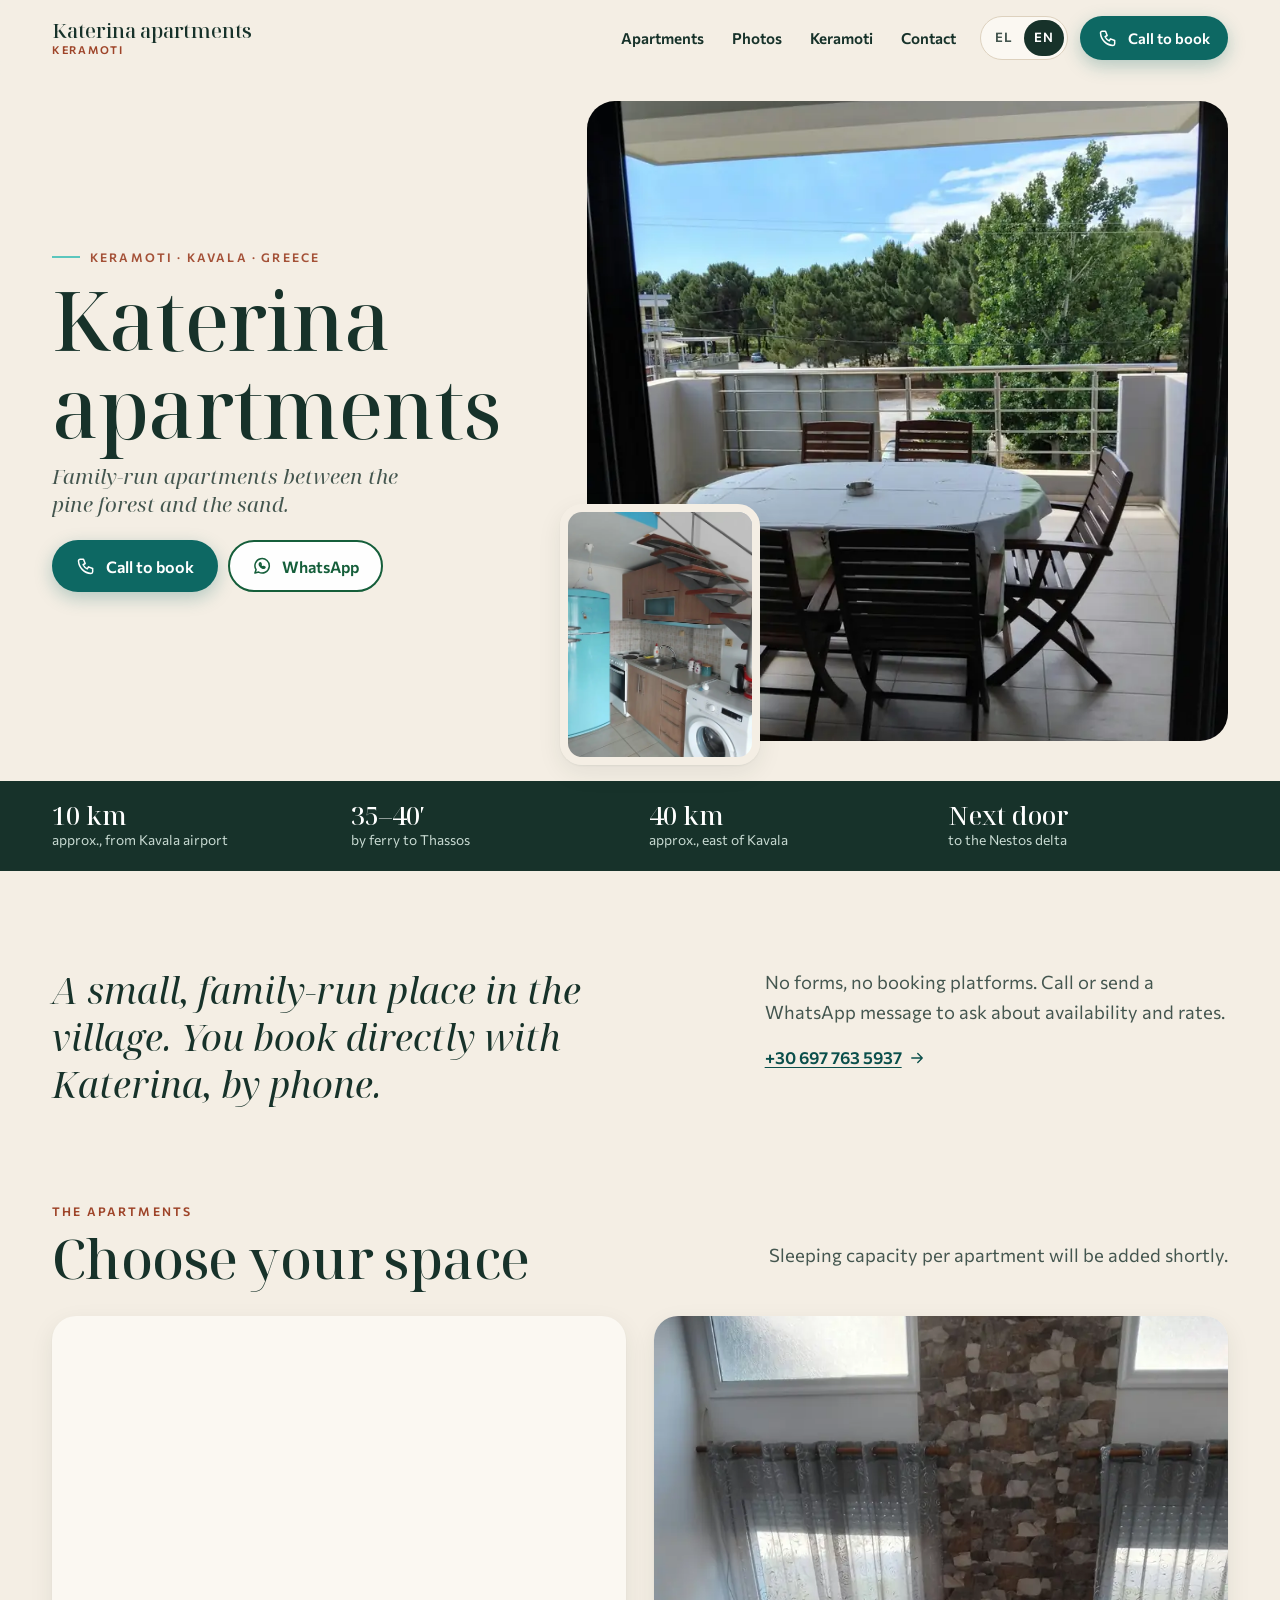
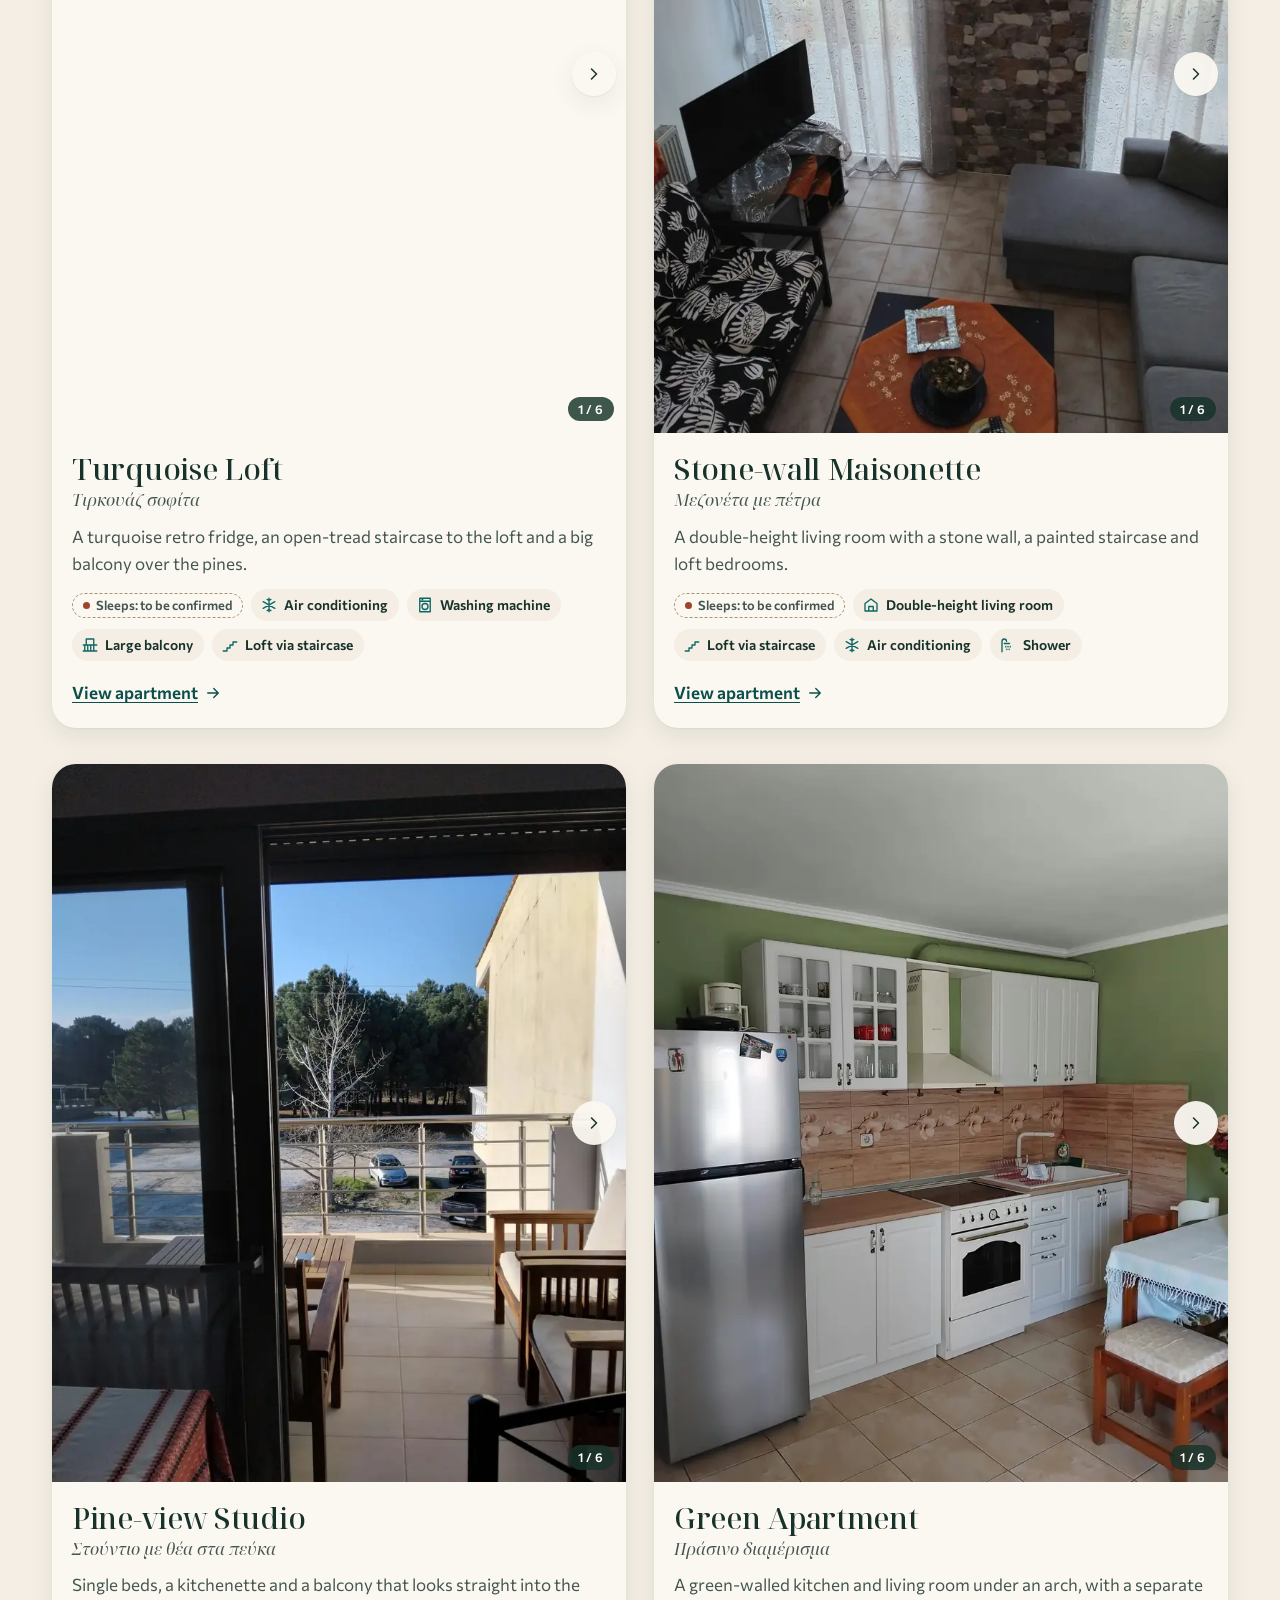
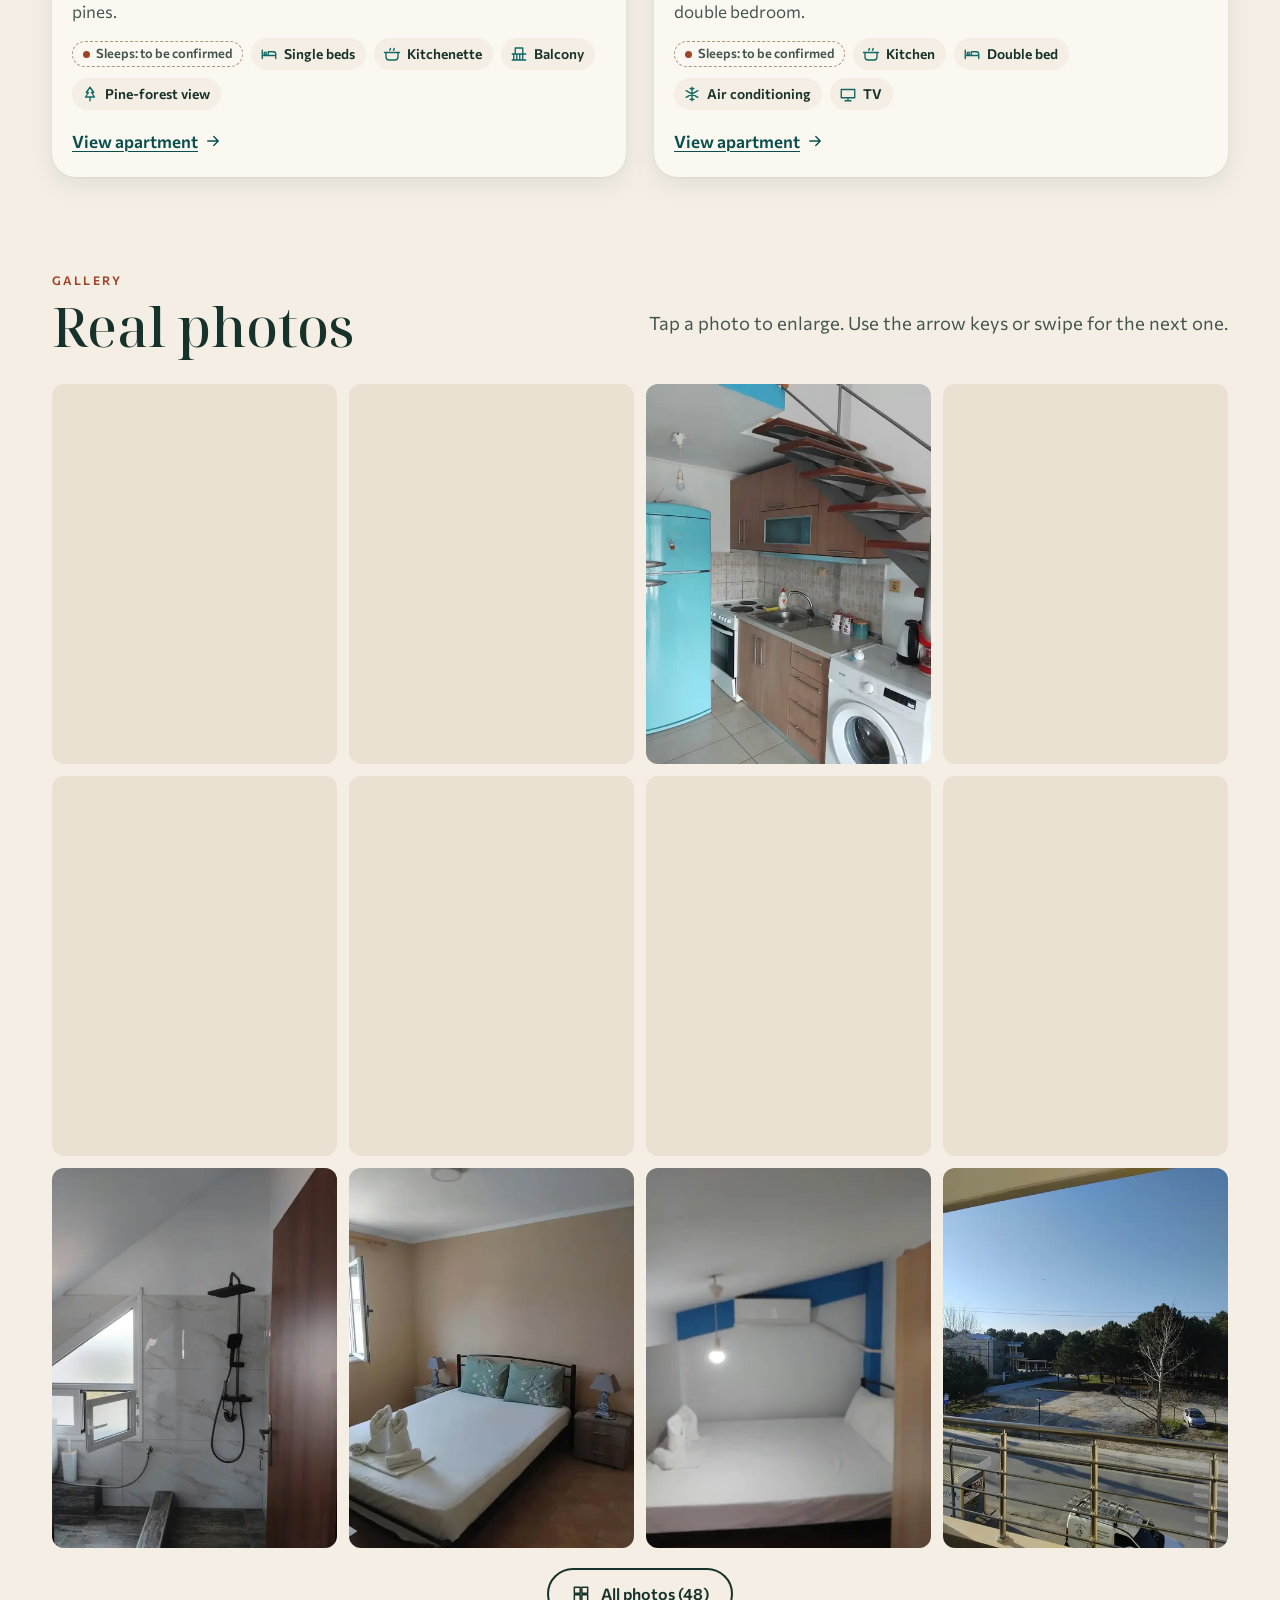
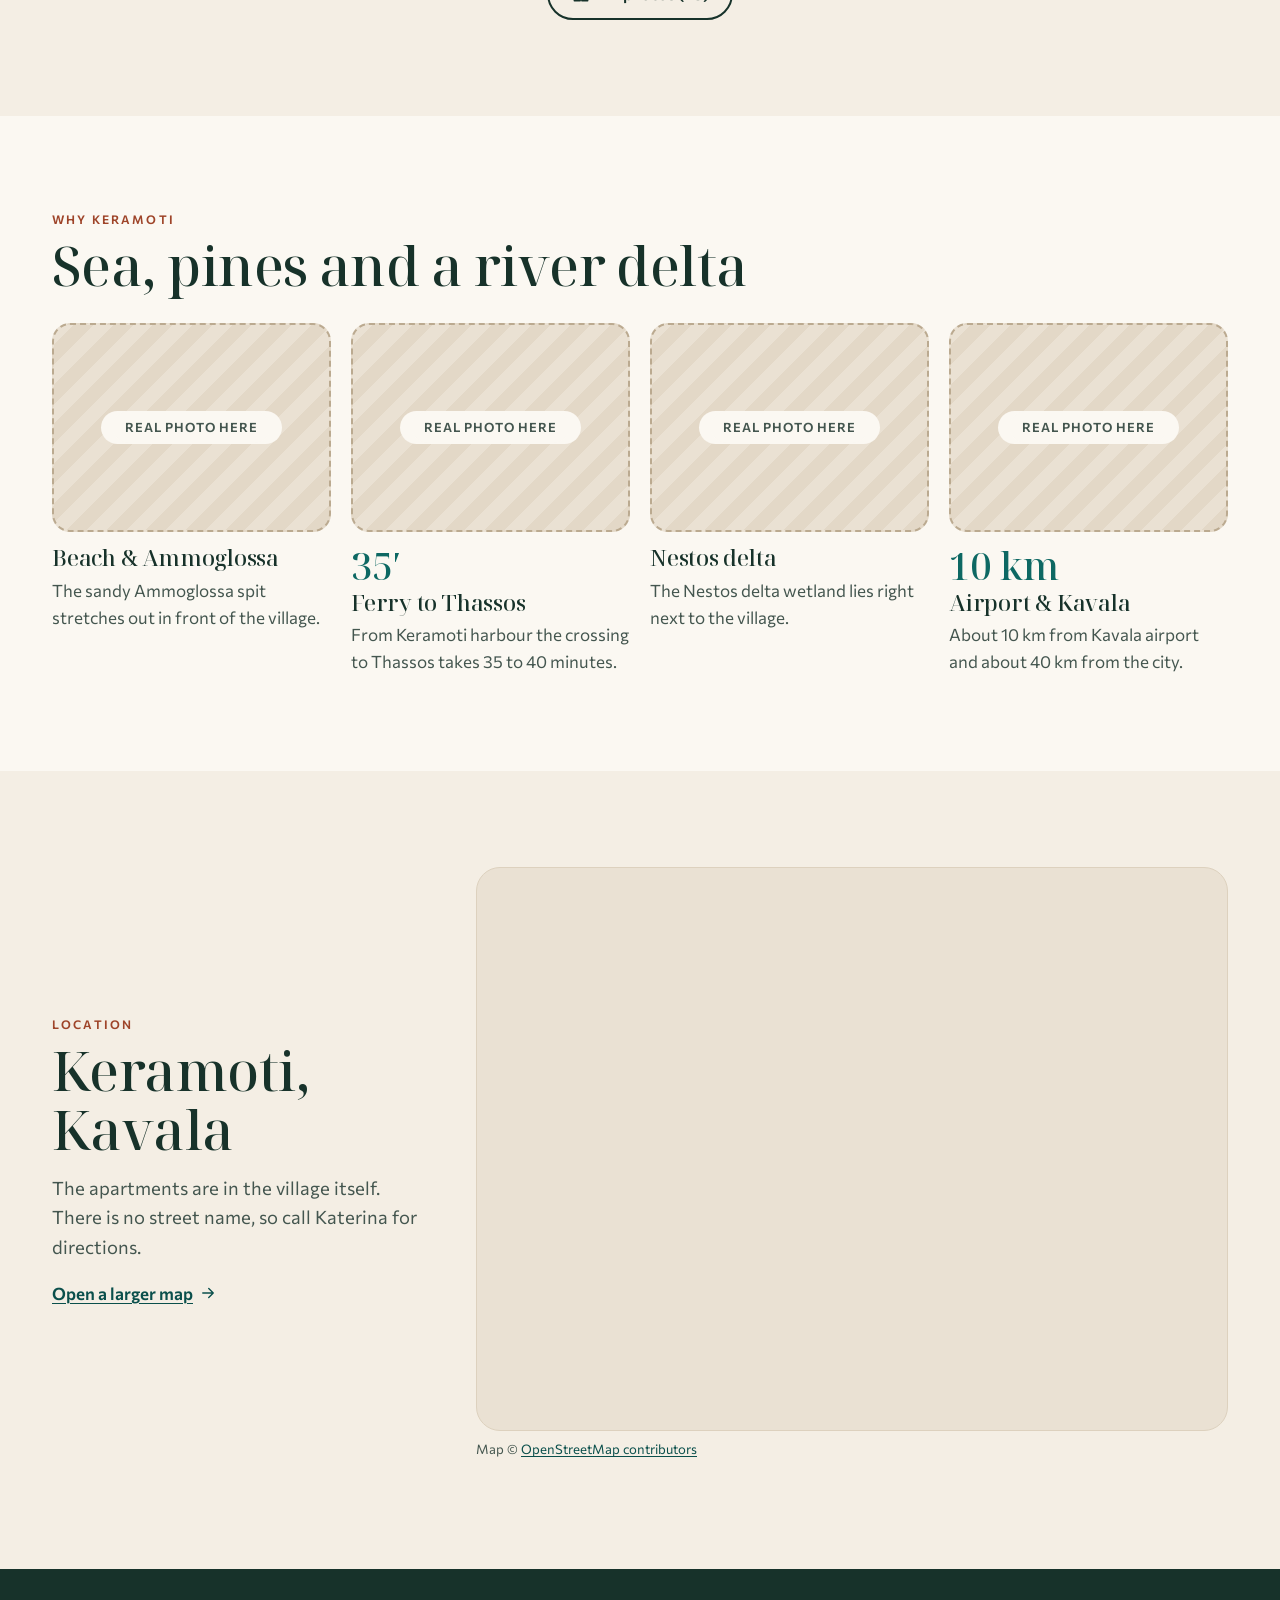
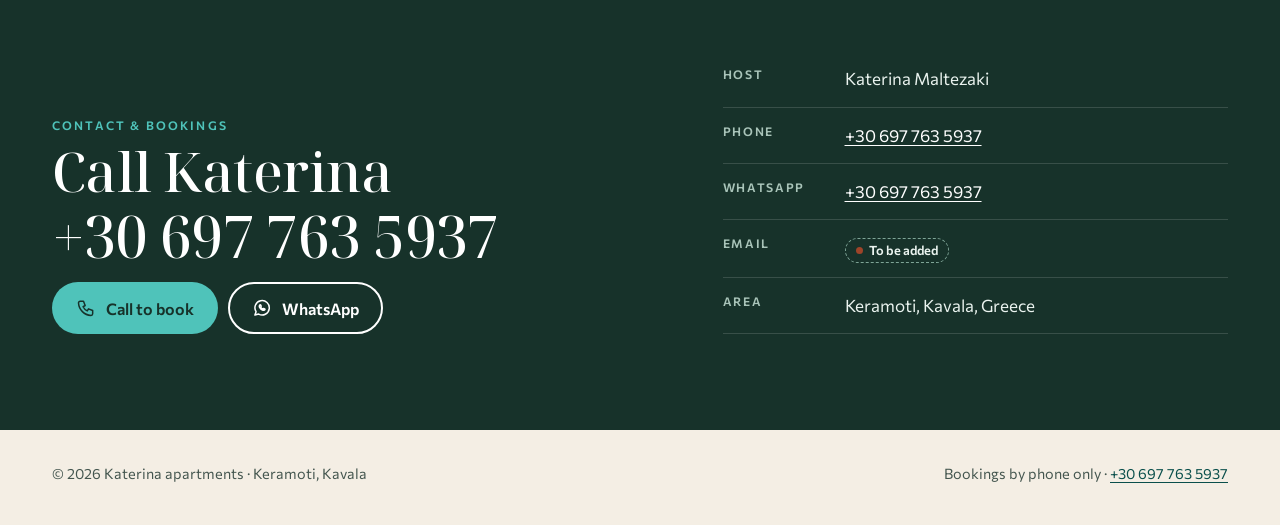
<file: index.html>
<!doctype html>
<html lang="el" data-lang="el" data-title-el="Katerina apartments · Διαμερίσματα στην Κεραμωτή" data-title-en="Katerina apartments · Apartments in Keramoti">
<head>
<meta charset="utf-8">
<meta name="viewport" content="width=device-width, initial-scale=1, viewport-fit=cover">
<script>(function(){var d=document.documentElement,l=null;d.classList.add('js');try{l=new URLSearchParams(location.search).get('lang')||localStorage.getItem('lang')}catch(e){}if(l!=='el'&&l!=='en'){l=/^el\b/i.test(navigator.language||'el')?'el':'en'}d.setAttribute('data-lang',l);d.lang=l;document.title=d.getAttribute('data-title-'+l)})()</script>
<title>Katerina apartments · Διαμερίσματα στην Κεραμωτή</title>
<meta name="description" content="Οικογενειακά διαμερίσματα στην Κεραμωτή Καβάλας, ανάμεσα στο πευκοδάσος και την αμμουδιά. Κρατήσεις τηλεφωνικά · Family-run apartments in Keramoti, Kavala, between the pine forest and the sand. Book by phone">
<link rel="canonical" href="https://dgetsi.github.io/keramoti-seaside-rooms/">
<link rel="alternate" hreflang="el" href="https://dgetsi.github.io/keramoti-seaside-rooms/?lang=el">
<link rel="alternate" hreflang="en" href="https://dgetsi.github.io/keramoti-seaside-rooms/?lang=en">
<link rel="alternate" hreflang="x-default" href="https://dgetsi.github.io/keramoti-seaside-rooms/">
<meta name="theme-color" content="#17322A">
<link rel="icon" href="assets/icon.svg" type="image/svg+xml">
<link rel="apple-touch-icon" href="assets/apple-touch-icon.png">
<link rel="preload" href="assets/fonts/noto-serif-display-latin-500-normal.woff2" as="font" type="font/woff2" crossorigin>
<link rel="stylesheet" href="assets/css/site.css">
<!-- Open Graph / sharing: absolute URLs only -->
<meta property="og:type" content="website">
<meta property="og:site_name" content="Katerina apartments">
<meta property="og:title" content="Katerina apartments · Διαμερίσματα στην Κεραμωτή · Katerina apartments · Apartments in Keramoti">
<meta property="og:description" content="Οικογενειακά διαμερίσματα στην Κεραμωτή Καβάλας, ανάμεσα στο πευκοδάσος και την αμμουδιά. Κρατήσεις τηλεφωνικά · Family-run apartments in Keramoti, Kavala, between the pine forest and the sand. Book by phone">
<meta property="og:url" content="https://dgetsi.github.io/keramoti-seaside-rooms/">
<meta property="og:image" content="https://dgetsi.github.io/keramoti-seaside-rooms/og/home.jpg">
<meta property="og:image:secure_url" content="https://dgetsi.github.io/keramoti-seaside-rooms/og/home.jpg">
<meta property="og:image:type" content="image/jpeg">
<meta property="og:image:width" content="1200">
<meta property="og:image:height" content="630">
<meta property="og:image:alt" content="Katerina apartments, Keramoti: balcony over the pines, turquoise kitchen and stone-wall living room">
<meta property="og:locale" content="el_GR">
<meta property="og:locale:alternate" content="en_GB">
<meta name="twitter:card" content="summary_large_image">
<meta name="twitter:title" content="Katerina apartments · Διαμερίσματα στην Κεραμωτή · Katerina apartments · Apartments in Keramoti">
<meta name="twitter:description" content="Οικογενειακά διαμερίσματα στην Κεραμωτή Καβάλας, ανάμεσα στο πευκοδάσος και την αμμουδιά. Κρατήσεις τηλεφωνικά · Family-run apartments in Keramoti, Kavala, between the pine forest and the sand. Book by phone">
<meta name="twitter:image" content="https://dgetsi.github.io/keramoti-seaside-rooms/og/home.jpg">
<meta name="twitter:image:alt" content="Katerina apartments, Keramoti: balcony over the pines, turquoise kitchen and stone-wall living room">
<script type="application/ld+json">{"@context": "https://schema.org", "@type": "LodgingBusiness", "name": "Katerina apartments", "url": "https://dgetsi.github.io/keramoti-seaside-rooms/", "telephone": "+30 697 763 5937", "image": "https://dgetsi.github.io/keramoti-seaside-rooms/og/home.jpg", "address": {"@type": "PostalAddress", "addressLocality": "Keramoti", "addressRegion": "Kavala", "addressCountry": "GR"}, "geo": {"@type": "GeoCoordinates", "latitude": 40.857, "longitude": 24.702}}</script>
</head>
<body>
<a class="skip" href="#main"><span class="i-el" lang="el">Μετάβαση στο περιεχόμενο</span><span class="i-en" lang="en">Skip to content</span></a>
<svg width="0" height="0" style="position:absolute" aria-hidden="true"><defs><symbol id="i-phone" viewBox="0 0 24 24" fill="none" stroke="currentColor" stroke-width="1.8" stroke-linecap="round" stroke-linejoin="round"><path d="M5 4h4l2 5-2.5 1.5a11 11 0 0 0 5 5L15 13l5 2v4a2 2 0 0 1-2 2A16 16 0 0 1 3 6a2 2 0 0 1 2-2"/></symbol><symbol id="i-wa" viewBox="0 0 24 24" fill="none" stroke="currentColor" stroke-width="1.8" stroke-linecap="round" stroke-linejoin="round"><path d="M3.5 20.5l1.4-4.1A8.6 8.6 0 1 1 8 19.3z"/><path d="M9.3 8.4c.3-.5.8-.5 1.1 0l.6 1.3c.1.3 0 .6-.2.8l-.4.4c.5 1 1.3 1.8 2.3 2.3l.4-.4c.2-.2.5-.3.8-.2l1.3.6c.5.3.5.8 0 1.1-.8.5-1.8.6-2.7.2a8 8 0 0 1-3.5-3.5c-.4-.9-.3-1.9.3-2.6z"/></symbol><symbol id="i-viber" viewBox="0 0 24 24" fill="none" stroke="currentColor" stroke-width="1.8" stroke-linecap="round" stroke-linejoin="round"><path d="M12 3c5 0 8 2 8 7s-3 7-8 7l-4 3v-3.5C5 15.5 4 13 4 10c0-5 3-7 8-7z"/><path d="M12.5 6.5a3.5 3.5 0 0 1 3 3M12.5 8.5a1.5 1.5 0 0 1 1 1"/></symbol><symbol id="i-fb" viewBox="0 0 24 24" fill="none" stroke="currentColor" stroke-width="1.8" stroke-linecap="round" stroke-linejoin="round"><path d="M14 8h3V4h-3a4 4 0 0 0-4 4v3H7v4h3v6h4v-6h3l1-4h-4V8z"/></symbol><symbol id="i-link" viewBox="0 0 24 24" fill="none" stroke="currentColor" stroke-width="1.8" stroke-linecap="round" stroke-linejoin="round"><path d="M10 14a4 4 0 0 0 5.7 0l3-3a4 4 0 0 0-5.7-5.7l-1 1"/><path d="M14 10a4 4 0 0 0-5.7 0l-3 3a4 4 0 0 0 5.7 5.7l1-1"/></symbol><symbol id="i-share" viewBox="0 0 24 24" fill="none" stroke="currentColor" stroke-width="1.8" stroke-linecap="round" stroke-linejoin="round"><path d="M12 3v12M7 8l5-5 5 5M5 13v6a2 2 0 0 0 2 2h10a2 2 0 0 0 2-2v-6"/></symbol><symbol id="i-ac" viewBox="0 0 24 24" fill="none" stroke="currentColor" stroke-width="1.8" stroke-linecap="round" stroke-linejoin="round"><path d="M12 3v18M4.2 7.5l15.6 9M4.2 16.5l15.6-9M9.5 4.5 12 6l2.5-1.5M9.5 19.5 12 18l2.5 1.5"/></symbol><symbol id="i-kitchen" viewBox="0 0 24 24" fill="none" stroke="currentColor" stroke-width="1.8" stroke-linecap="round" stroke-linejoin="round"><path d="M4 10h16v6a4 4 0 0 1-4 4H8a4 4 0 0 1-4-4zM2 10h20M9 7c0-1 1-1 1-2.5M14 7c0-1 1-1 1-2.5"/></symbol><symbol id="i-fridge" viewBox="0 0 24 24" fill="none" stroke="currentColor" stroke-width="1.8" stroke-linecap="round" stroke-linejoin="round"><path d="M7 3h10a1 1 0 0 1 1 1v16a1 1 0 0 1-1 1H7a1 1 0 0 1-1-1V4a1 1 0 0 1 1-1zM6 10h12M9 6v2M9 13v3"/></symbol><symbol id="i-washer" viewBox="0 0 24 24" fill="none" stroke="currentColor" stroke-width="1.8" stroke-linecap="round" stroke-linejoin="round"><path d="M5 3h14v18H5zM5 7h14"/><circle cx="12" cy="14" r="4"/><path d="M8 5h1"/></symbol><symbol id="i-balcony" viewBox="0 0 24 24" fill="none" stroke="currentColor" stroke-width="1.8" stroke-linecap="round" stroke-linejoin="round"><path d="M3 12h18M5 12v8M9 12v8M13 12v8M17 12v8M3 20h18M7 12V4h10v8"/></symbol><symbol id="i-stairs" viewBox="0 0 24 24" fill="none" stroke="currentColor" stroke-width="1.8" stroke-linecap="round" stroke-linejoin="round"><path d="M3 20h5v-4h4v-4h4V8h5"/></symbol><symbol id="i-tv" viewBox="0 0 24 24" fill="none" stroke="currentColor" stroke-width="1.8" stroke-linecap="round" stroke-linejoin="round"><path d="M3 6h18v11H3zM8 21h8M12 17v4"/></symbol><symbol id="i-bed" viewBox="0 0 24 24" fill="none" stroke="currentColor" stroke-width="1.8" stroke-linecap="round" stroke-linejoin="round"><path d="M3 18V7M3 14h18v4M21 14v-2a3 3 0 0 0-3-3h-7v5"/><circle cx="7" cy="11" r="1.6"/></symbol><symbol id="i-shower" viewBox="0 0 24 24" fill="none" stroke="currentColor" stroke-width="1.8" stroke-linecap="round" stroke-linejoin="round"><path d="M4 21V7a3 3 0 0 1 6 0M7 10h7M9 14v.5M12 14v.5M15 14v.5M10.5 17.5v.5M13.5 17.5v.5"/></symbol><symbol id="i-pine" viewBox="0 0 24 24" fill="none" stroke="currentColor" stroke-width="1.8" stroke-linecap="round" stroke-linejoin="round"><path d="M12 3l5 7h-3l4 6H6l4-6H7zM12 16v5"/></symbol><symbol id="i-home" viewBox="0 0 24 24" fill="none" stroke="currentColor" stroke-width="1.8" stroke-linecap="round" stroke-linejoin="round"><path d="M4 20V10l8-6 8 6v10zM9 20v-6h6v6"/></symbol><symbol id="i-arrow" viewBox="0 0 24 24" fill="none" stroke="currentColor" stroke-width="1.8" stroke-linecap="round" stroke-linejoin="round"><path d="M5 12h14M13 6l6 6-6 6"/></symbol><symbol id="i-back" viewBox="0 0 24 24" fill="none" stroke="currentColor" stroke-width="1.8" stroke-linecap="round" stroke-linejoin="round"><path d="M19 12H5M11 6l-6 6 6 6"/></symbol><symbol id="i-prev" viewBox="0 0 24 24" fill="none" stroke="currentColor" stroke-width="1.8" stroke-linecap="round" stroke-linejoin="round"><path d="M15 6l-6 6 6 6"/></symbol><symbol id="i-next" viewBox="0 0 24 24" fill="none" stroke="currentColor" stroke-width="1.8" stroke-linecap="round" stroke-linejoin="round"><path d="M9 6l6 6-6 6"/></symbol><symbol id="i-close" viewBox="0 0 24 24" fill="none" stroke="currentColor" stroke-width="1.8" stroke-linecap="round" stroke-linejoin="round"><path d="M6 6l12 12M18 6 6 18"/></symbol><symbol id="i-grid" viewBox="0 0 24 24" fill="none" stroke="currentColor" stroke-width="1.8" stroke-linecap="round" stroke-linejoin="round"><path d="M4 4h7v7H4zM13 4h7v7h-7zM4 13h7v7H4zM13 13h7v7h-7z"/></symbol><symbol id="i-mail" viewBox="0 0 24 24" fill="none" stroke="currentColor" stroke-width="1.8" stroke-linecap="round" stroke-linejoin="round"><path d="M3 6h18v12H3zM3 7l9 6 9-6"/></symbol><symbol id="i-pin" viewBox="0 0 24 24" fill="none" stroke="currentColor" stroke-width="1.8" stroke-linecap="round" stroke-linejoin="round"><path d="M12 21s-7-6.2-7-11.5a7 7 0 0 1 14 0C19 14.8 12 21 12 21z"/><circle cx="12" cy="9.5" r="2.5"/></symbol></defs></svg>
<header class="hdr">
 <div class="wrap">
  <a class="brand" href="./"><b>Katerina apartments</b><small><span class="i-el" lang="el">Κεραμωτή</span><span class="i-en" lang="en">Keramoti</span></small></a>
  <nav class="nav" aria-label="Κύριο μενού" data-aria-el="Κύριο μενού" data-aria-en="Main menu"><a href="#apartments"><span class="i-el" lang="el">Διαμερίσματα</span><span class="i-en" lang="en">Apartments</span></a><a href="#photos"><span class="i-el" lang="el">Φωτογραφίες</span><span class="i-en" lang="en">Photos</span></a><a href="#keramoti"><span class="i-el" lang="el">Κεραμωτή</span><span class="i-en" lang="en">Keramoti</span></a><a href="#contact"><span class="i-el" lang="el">Επικοινωνία</span><span class="i-en" lang="en">Contact</span></a></nav>
  <div class="lang" role="group" aria-label="Γλώσσα / Language">
   <button type="button" data-set-lang="el" aria-pressed="true"><span aria-hidden="true">EL</span><span class="sr-only">Ελληνικά</span></button>
   <button type="button" data-set-lang="en" aria-pressed="false"><span aria-hidden="true">EN</span><span class="sr-only">English</span></button>
  </div>
  <a class="btn btn-call btn-sm" href="tel:+306977635937"><svg aria-hidden="true" focusable="false"><use href="#i-phone"/></svg><span class="i-el" lang="el">Καλέστε για κράτηση</span><span class="i-en" lang="en">Call to book</span></a>
 </div>
</header><main id="main">
<section class="hero" aria-labelledby="h1">
 <div class="hero-media"><picture><source type="image/webp" srcset="assets/img/turquoise-loft-03-480.webp 480w,assets/img/turquoise-loft-03-800.webp 800w,assets/img/turquoise-loft-03-1200.webp 1200w" sizes="(min-width:960px) 55vw, 100vw"><img src="assets/img/turquoise-loft-03-800.jpg" width="1200" height="1600" alt="Μεγάλο μπαλκόνι με τραπέζι, πάνω από το πευκοδάσος" data-alt-el="Μεγάλο μπαλκόνι με τραπέζι, πάνω από το πευκοδάσος" data-alt-en="Large balcony with a table, over the pine forest" fetchpriority="high" loading="eager" decoding="async"></picture></div>
 <div class="hero-aside" aria-hidden="true"><picture><source type="image/webp" srcset="assets/img/turquoise-loft-01-480.webp 480w,assets/img/turquoise-loft-01-800.webp 800w,assets/img/turquoise-loft-01-1200.webp 1200w" sizes="200px"><img src="assets/img/turquoise-loft-01-800.jpg" width="1200" height="1600" alt="Κουζίνα με τιρκουάζ ρετρό ψυγείο, πλυντήριο και την ανοιχτή σκάλα από πάνω" data-alt-el="Κουζίνα με τιρκουάζ ρετρό ψυγείο, πλυντήριο και την ανοιχτή σκάλα από πάνω" data-alt-en="Kitchen with turquoise retro fridge, washing machine and the open-tread staircase above" loading="lazy" decoding="async"></picture></div>
 <div class="hero-copy on-photo">
  <p class="kicker"><span class="i-el" lang="el">Κεραμωτή · Καβάλα</span><span class="i-en" lang="en">Keramoti · Kavala · Greece</span></p>
  <h1 id="h1">Katerina apartments</h1>
  <p class="tagline"><span class="i-el" lang="el">Οικογενειακά διαμερίσματα ανάμεσα στο πευκοδάσος και την αμμουδιά.</span><span class="i-en" lang="en">Family-run apartments between the pine forest and the sand.</span></p>
  <div class="cta-row"><a class="btn btn-call " href="tel:+306977635937"><svg aria-hidden="true" focusable="false"><use href="#i-phone"/></svg><span class="i-el" lang="el">Καλέστε για κράτηση</span><span class="i-en" lang="en">Call to book</span></a><a class="btn btn-wa " href="https://wa.me/306977635937" rel="noopener"><svg aria-hidden="true" focusable="false"><use href="#i-wa"/></svg><span class="i-el" lang="el">WhatsApp</span><span class="i-en" lang="en">WhatsApp</span></a></div>
 </div>
</section>
<ul class="facts" aria-label="Αποστάσεις" data-aria-el="Αποστάσεις" data-aria-en="Distances">
 <li><b>10 km</b><small><span class="i-el" lang="el">περίπου, από το αεροδρόμιο Καβάλας</span><span class="i-en" lang="en">approx., from Kavala airport</span></small></li>
 <li><b>35–40′</b><small><span class="i-el" lang="el">με το φέρι για Θάσο</span><span class="i-en" lang="en">by ferry to Thassos</span></small></li>
 <li><b>40 km</b><small><span class="i-el" lang="el">περίπου, ανατολικά της Καβάλας</span><span class="i-en" lang="en">approx., east of Kavala</span></small></li>
 <li><b><span class="i-el" lang="el">Δίπλα</span><span class="i-en" lang="en">Next door</span></b><small><span class="i-el" lang="el">στο Δέλτα του Νέστου</span><span class="i-en" lang="en">to the Nestos delta</span></small></li>
</ul>

<section class="sec">
 <div class="wrap intro reveal">
  <p class="big"><span class="i-el" lang="el">Ένα μικρό, οικογενειακό κατάλυμα στο χωριό. Κλείνετε απευθείας με την Κατερίνα, στο τηλέφωνο.</span><span class="i-en" lang="en">A small, family-run place in the village. You book directly with Katerina, by phone.</span></p>
  <div>
   <p class="lede"><span class="i-el" lang="el">Χωρίς φόρμες και χωρίς πλατφόρμες. Πάρτε τηλέφωνο ή στείλτε μήνυμα στο WhatsApp για διαθεσιμότητα και τιμές.</span><span class="i-en" lang="en">No forms, no booking platforms. Call or send a WhatsApp message to ask about availability and rates.</span></p>
   <p><a class="more" href="tel:+306977635937">+30 697 763 5937 <svg aria-hidden="true" focusable="false"><use href="#i-arrow"/></svg></a></p>
  </div>
 </div>
</section>

<section class="sec" id="apartments" aria-labelledby="h-apts" style="padding-top:0">
 <div class="wrap">
  <div class="sec-head reveal"><div><span class="kicker"><span class="i-el" lang="el">Τα διαμερίσματα</span><span class="i-en" lang="en">The apartments</span></span>
   <h2 id="h-apts"><span class="i-el" lang="el">Διαλέξτε τον χώρο σας</span><span class="i-en" lang="en">Choose your space</span></h2></div>
   <p class="lede"><span class="i-el" lang="el">Ο αριθμός ατόμων ανά διαμέρισμα θα συμπληρωθεί σύντομα.</span><span class="i-en" lang="en">Sleeping capacity per apartment will be added shortly.</span></p></div>
  <div class="cards">
   <article class="card reveal">
    <div class="car" data-car>
  <div class="car-track" tabindex="0" role="group" aria-roledescription="carousel" aria-label="Τιρκουάζ σοφίτα: φωτογραφίες" data-aria-el="Τιρκουάζ σοφίτα: φωτογραφίες" data-aria-en="Turquoise Loft: photos"><a href="assets/img/turquoise-loft-01-1200.webp" data-lb="turquoise-loft"><picture><source type="image/webp" srcset="assets/img/turquoise-loft-01-480.webp 480w,assets/img/turquoise-loft-01-800.webp 800w,assets/img/turquoise-loft-01-1200.webp 1200w" sizes="(min-width:760px) 600px, 100vw"><img src="assets/img/turquoise-loft-01-800.jpg" width="1200" height="1600" alt="Κουζίνα με τιρκουάζ ρετρό ψυγείο, πλυντήριο και την ανοιχτή σκάλα από πάνω" data-alt-el="Κουζίνα με τιρκουάζ ρετρό ψυγείο, πλυντήριο και την ανοιχτή σκάλα από πάνω" data-alt-en="Kitchen with turquoise retro fridge, washing machine and the open-tread staircase above" loading="lazy" decoding="async"></picture></a><a href="assets/img/turquoise-loft-02-1200.webp" data-lb="turquoise-loft"><picture><source type="image/webp" srcset="assets/img/turquoise-loft-02-480.webp 480w,assets/img/turquoise-loft-02-800.webp 800w,assets/img/turquoise-loft-02-1200.webp 1200w" sizes="(min-width:760px) 600px, 100vw"><img src="assets/img/turquoise-loft-02-800.jpg" width="1200" height="1600" alt="Σαλόνι με μπλε καναπέ, τηλεόραση, κλιματιστικό και πόρτα προς το μπαλκόνι" data-alt-el="Σαλόνι με μπλε καναπέ, τηλεόραση, κλιματιστικό και πόρτα προς το μπαλκόνι" data-alt-en="Living room with blue sofa, TV, air conditioning and door to the balcony" loading="lazy" decoding="async"></picture></a><a href="assets/img/turquoise-loft-03-1200.webp" data-lb="turquoise-loft"><picture><source type="image/webp" srcset="assets/img/turquoise-loft-03-480.webp 480w,assets/img/turquoise-loft-03-800.webp 800w,assets/img/turquoise-loft-03-1200.webp 1200w" sizes="(min-width:760px) 600px, 100vw"><img src="assets/img/turquoise-loft-03-800.jpg" width="1200" height="1600" alt="Μεγάλο μπαλκόνι με τραπέζι, πάνω από το πευκοδάσος" data-alt-el="Μεγάλο μπαλκόνι με τραπέζι, πάνω από το πευκοδάσος" data-alt-en="Large balcony with a table, over the pine forest" loading="lazy" decoding="async"></picture></a><a href="assets/img/turquoise-loft-04-1200.webp" data-lb="turquoise-loft"><picture><source type="image/webp" srcset="assets/img/turquoise-loft-04-480.webp 480w,assets/img/turquoise-loft-04-800.webp 800w,assets/img/turquoise-loft-04-1200.webp 1200w" sizes="(min-width:760px) 600px, 100vw"><img src="assets/img/turquoise-loft-04-800.jpg" width="1200" height="1600" alt="Ανοιχτή σκάλα με ξύλινα σκαλοπάτια προς τη σοφίτα" data-alt-el="Ανοιχτή σκάλα με ξύλινα σκαλοπάτια προς τη σοφίτα" data-alt-en="Open-tread staircase with wooden steps up to the loft" loading="lazy" decoding="async"></picture></a><a href="assets/img/turquoise-loft-05-1200.webp" data-lb="turquoise-loft"><picture><source type="image/webp" srcset="assets/img/turquoise-loft-05-480.webp 480w,assets/img/turquoise-loft-05-800.webp 800w,assets/img/turquoise-loft-05-1200.webp 1200w" sizes="(min-width:760px) 600px, 100vw"><img src="assets/img/turquoise-loft-05-800.jpg" width="1200" height="1600" alt="Υπνοδωμάτιο σοφίτας με διπλό κρεβάτι και κλιματιστικό" data-alt-el="Υπνοδωμάτιο σοφίτας με διπλό κρεβάτι και κλιματιστικό" data-alt-en="Loft bedroom with double bed and air conditioning" loading="lazy" decoding="async"></picture></a><a href="assets/img/turquoise-loft-06-1200.webp" data-lb="turquoise-loft"><picture><source type="image/webp" srcset="assets/img/turquoise-loft-06-480.webp 480w,assets/img/turquoise-loft-06-800.webp 800w,assets/img/turquoise-loft-06-1200.webp 1200w" sizes="(min-width:760px) 600px, 100vw"><img src="assets/img/turquoise-loft-06-800.jpg" width="1200" height="1600" alt="Διπλό υπνοδωμάτιο με λευκά σεντόνια" data-alt-el="Διπλό υπνοδωμάτιο με λευκά σεντόνια" data-alt-en="Double bedroom with white linen" loading="lazy" decoding="async"></picture></a></div>
  <button class="car-btn car-prev" type="button" tabindex="-1" aria-hidden="true"><svg aria-hidden="true" focusable="false"><use href="#i-prev"/></svg></button>
  <button class="car-btn car-next" type="button" tabindex="-1" aria-hidden="true"><svg aria-hidden="true" focusable="false"><use href="#i-next"/></svg></button>
  <span class="car-count" aria-hidden="true"></span>
 </div>
    <div class="card-body">
     <h3><a href="apartments/turquoise-loft/"><span class="i-el" lang="el">Τιρκουάζ σοφίτα</span><span class="i-en" lang="en">Turquoise Loft</span></a></h3>
     <p class="alt-name"><span class="i-el" lang="el">Turquoise Loft</span><span class="i-en" lang="en">Τιρκουάζ σοφίτα</span></p>
     <p><span class="i-el" lang="el">Ρετρό τιρκουάζ ψυγείο, ανοιχτή σκάλα προς τη σοφίτα και μεγάλο μπαλκόνι πάνω από τα πεύκα.</span><span class="i-en" lang="en">A turquoise retro fridge, an open-tread staircase to the loft and a big balcony over the pines.</span></p>
     <ul class="chips">
      <li><span class="tbc"><span class="i-el" lang="el">Άτομα: προς επιβεβαίωση</span><span class="i-en" lang="en">Sleeps: to be confirmed</span></span></li><li class="chip"><svg aria-hidden="true" focusable="false"><use href="#i-ac"/></svg><span class="i-el" lang="el">Κλιματισμός</span><span class="i-en" lang="en">Air conditioning</span></li><li class="chip"><svg aria-hidden="true" focusable="false"><use href="#i-washer"/></svg><span class="i-el" lang="el">Πλυντήριο ρούχων</span><span class="i-en" lang="en">Washing machine</span></li><li class="chip"><svg aria-hidden="true" focusable="false"><use href="#i-balcony"/></svg><span class="i-el" lang="el">Μεγάλο μπαλκόνι</span><span class="i-en" lang="en">Large balcony</span></li><li class="chip"><svg aria-hidden="true" focusable="false"><use href="#i-stairs"/></svg><span class="i-el" lang="el">Σοφίτα με σκάλα</span><span class="i-en" lang="en">Loft via staircase</span></li></ul>
     <div class="card-foot"><a class="more" href="apartments/turquoise-loft/" tabindex="-1" aria-hidden="true"><span class="i-el" lang="el">Δείτε το διαμέρισμα</span><span class="i-en" lang="en">View apartment</span> <svg aria-hidden="true" focusable="false"><use href="#i-arrow"/></svg></a></div>
    </div>
   </article>
   <article class="card reveal">
    <div class="car" data-car>
  <div class="car-track" tabindex="0" role="group" aria-roledescription="carousel" aria-label="Μεζονέτα με πέτρα: φωτογραφίες" data-aria-el="Μεζονέτα με πέτρα: φωτογραφίες" data-aria-en="Stone-wall Maisonette: photos"><a href="assets/img/stone-maisonette-01-1200.webp" data-lb="stone-maisonette"><picture><source type="image/webp" srcset="assets/img/stone-maisonette-01-480.webp 480w,assets/img/stone-maisonette-01-800.webp 800w,assets/img/stone-maisonette-01-1200.webp 1200w" sizes="(min-width:760px) 600px, 100vw"><img src="assets/img/stone-maisonette-01-800.jpg" width="1200" height="1600" alt="Σαλόνι διπλού ύψους με πέτρινο τοίχο, από τη σοφίτα" data-alt-el="Σαλόνι διπλού ύψους με πέτρινο τοίχο, από τη σοφίτα" data-alt-en="Double-height living room with stone wall, seen from the loft" loading="lazy" decoding="async"></picture></a><a href="assets/img/stone-maisonette-02-1200.webp" data-lb="stone-maisonette"><picture><source type="image/webp" srcset="assets/img/stone-maisonette-02-480.webp 480w,assets/img/stone-maisonette-02-800.webp 800w,assets/img/stone-maisonette-02-1200.webp 1200w" sizes="(min-width:760px) 600px, 100vw"><img src="assets/img/stone-maisonette-02-800.jpg" width="1200" height="1600" alt="Σαλόνι, κουζίνα και σκάλα προς τον όροφο" data-alt-el="Σαλόνι, κουζίνα και σκάλα προς τον όροφο" data-alt-en="Living room, kitchen and staircase to the upper floor" loading="lazy" decoding="async"></picture></a><a href="assets/img/stone-maisonette-03-1200.webp" data-lb="stone-maisonette"><picture><source type="image/webp" srcset="assets/img/stone-maisonette-03-480.webp 480w,assets/img/stone-maisonette-03-800.webp 800w,assets/img/stone-maisonette-03-1200.webp 1200w" sizes="(min-width:760px) 600px, 100vw"><img src="assets/img/stone-maisonette-03-800.jpg" width="1200" height="1600" alt="Γωνιακός καναπές μπροστά στον πέτρινο τοίχο" data-alt-el="Γωνιακός καναπές μπροστά στον πέτρινο τοίχο" data-alt-en="Corner sofa in front of the stone wall" loading="lazy" decoding="async"></picture></a><a href="assets/img/stone-maisonette-04-1200.webp" data-lb="stone-maisonette"><picture><source type="image/webp" srcset="assets/img/stone-maisonette-04-480.webp 480w,assets/img/stone-maisonette-04-800.webp 800w,assets/img/stone-maisonette-04-1200.webp 1200w" sizes="(min-width:760px) 600px, 100vw"><img src="assets/img/stone-maisonette-04-800.jpg" width="1200" height="1600" alt="Ανοιχτή σκάλα δίπλα σε τοιχογραφία με ανθισμένα κλαδιά" data-alt-el="Ανοιχτή σκάλα δίπλα σε τοιχογραφία με ανθισμένα κλαδιά" data-alt-en="Open-tread staircase beside a blossom-branch mural" loading="lazy" decoding="async"></picture></a><a href="assets/img/stone-maisonette-05-1200.webp" data-lb="stone-maisonette"><picture><source type="image/webp" srcset="assets/img/stone-maisonette-05-480.webp 480w,assets/img/stone-maisonette-05-800.webp 800w,assets/img/stone-maisonette-05-1200.webp 1200w" sizes="(min-width:760px) 600px, 100vw"><img src="assets/img/stone-maisonette-05-800.jpg" width="1200" height="1600" alt="Διπλό υπνοδωμάτιο με πορτατίφ" data-alt-el="Διπλό υπνοδωμάτιο με πορτατίφ" data-alt-en="Double bedroom with lamps" loading="lazy" decoding="async"></picture></a><a href="assets/img/stone-maisonette-06-1200.webp" data-lb="stone-maisonette"><picture><source type="image/webp" srcset="assets/img/stone-maisonette-06-480.webp 480w,assets/img/stone-maisonette-06-800.webp 800w,assets/img/stone-maisonette-06-1200.webp 1200w" sizes="(min-width:760px) 600px, 100vw"><img src="assets/img/stone-maisonette-06-800.jpg" width="1200" height="1600" alt="Υπνοδωμάτιο με διπλό κρεβάτι και πέτρινη επένδυση" data-alt-el="Υπνοδωμάτιο με διπλό κρεβάτι και πέτρινη επένδυση" data-alt-en="Bedroom with double bed and stone-clad wall" loading="lazy" decoding="async"></picture></a></div>
  <button class="car-btn car-prev" type="button" tabindex="-1" aria-hidden="true"><svg aria-hidden="true" focusable="false"><use href="#i-prev"/></svg></button>
  <button class="car-btn car-next" type="button" tabindex="-1" aria-hidden="true"><svg aria-hidden="true" focusable="false"><use href="#i-next"/></svg></button>
  <span class="car-count" aria-hidden="true"></span>
 </div>
    <div class="card-body">
     <h3><a href="apartments/stone-maisonette/"><span class="i-el" lang="el">Μεζονέτα με πέτρα</span><span class="i-en" lang="en">Stone-wall Maisonette</span></a></h3>
     <p class="alt-name"><span class="i-el" lang="el">Stone-wall Maisonette</span><span class="i-en" lang="en">Μεζονέτα με πέτρα</span></p>
     <p><span class="i-el" lang="el">Σαλόνι διπλού ύψους με πέτρινο τοίχο, ζωγραφισμένη σκάλα και υπνοδωμάτια στη σοφίτα.</span><span class="i-en" lang="en">A double-height living room with a stone wall, a painted staircase and loft bedrooms.</span></p>
     <ul class="chips">
      <li><span class="tbc"><span class="i-el" lang="el">Άτομα: προς επιβεβαίωση</span><span class="i-en" lang="en">Sleeps: to be confirmed</span></span></li><li class="chip"><svg aria-hidden="true" focusable="false"><use href="#i-home"/></svg><span class="i-el" lang="el">Σαλόνι διπλού ύψους</span><span class="i-en" lang="en">Double-height living room</span></li><li class="chip"><svg aria-hidden="true" focusable="false"><use href="#i-stairs"/></svg><span class="i-el" lang="el">Σοφίτα με σκάλα</span><span class="i-en" lang="en">Loft via staircase</span></li><li class="chip"><svg aria-hidden="true" focusable="false"><use href="#i-ac"/></svg><span class="i-el" lang="el">Κλιματισμός</span><span class="i-en" lang="en">Air conditioning</span></li><li class="chip"><svg aria-hidden="true" focusable="false"><use href="#i-shower"/></svg><span class="i-el" lang="el">Μπάνιο με ντους</span><span class="i-en" lang="en">Shower</span></li></ul>
     <div class="card-foot"><a class="more" href="apartments/stone-maisonette/" tabindex="-1" aria-hidden="true"><span class="i-el" lang="el">Δείτε το διαμέρισμα</span><span class="i-en" lang="en">View apartment</span> <svg aria-hidden="true" focusable="false"><use href="#i-arrow"/></svg></a></div>
    </div>
   </article>
   <article class="card reveal">
    <div class="car" data-car>
  <div class="car-track" tabindex="0" role="group" aria-roledescription="carousel" aria-label="Στούντιο με θέα στα πεύκα: φωτογραφίες" data-aria-el="Στούντιο με θέα στα πεύκα: φωτογραφίες" data-aria-en="Pine-view Studio: photos"><a href="assets/img/studio-01-1200.webp" data-lb="studio"><picture><source type="image/webp" srcset="assets/img/studio-01-480.webp 480w,assets/img/studio-01-800.webp 800w,assets/img/studio-01-1200.webp 1200w" sizes="(min-width:760px) 600px, 100vw"><img src="assets/img/studio-01-800.jpg" width="1200" height="1600" alt="Μπαλκονόπορτα προς το μπαλκόνι με θέα στα πεύκα" data-alt-el="Μπαλκονόπορτα προς το μπαλκόνι με θέα στα πεύκα" data-alt-en="Glass door onto the balcony and the pines" loading="lazy" decoding="async"></picture></a><a href="assets/img/studio-02-1200.webp" data-lb="studio"><picture><source type="image/webp" srcset="assets/img/studio-02-480.webp 480w,assets/img/studio-02-800.webp 800w,assets/img/studio-02-1200.webp 1200w" sizes="(min-width:760px) 600px, 100vw"><img src="assets/img/studio-02-800.jpg" width="1200" height="1600" alt="Στούντιο με μονό κρεβάτι, τραπεζαρία και μπαλκονόπορτα" data-alt-el="Στούντιο με μονό κρεβάτι, τραπεζαρία και μπαλκονόπορτα" data-alt-en="Studio with single bed, dining table and balcony door" loading="lazy" decoding="async"></picture></a><a href="assets/img/studio-03-1200.webp" data-lb="studio"><picture><source type="image/webp" srcset="assets/img/studio-03-480.webp 480w,assets/img/studio-03-800.webp 800w,assets/img/studio-03-1200.webp 1200w" sizes="(min-width:760px) 600px, 100vw"><img src="assets/img/studio-03-800.jpg" width="1200" height="1600" alt="Μονά σιδερένια κρεβάτια και τηλεόραση στο στούντιο" data-alt-el="Μονά σιδερένια κρεβάτια και τηλεόραση στο στούντιο" data-alt-en="Iron-frame single beds and TV in the studio" loading="lazy" decoding="async"></picture></a><a href="assets/img/studio-04-1200.webp" data-lb="studio"><picture><source type="image/webp" srcset="assets/img/studio-04-480.webp 480w,assets/img/studio-04-800.webp 800w,assets/img/studio-04-1200.webp 1200w" sizes="(min-width:760px) 600px, 100vw"><img src="assets/img/studio-04-800.jpg" width="1200" height="1600" alt="Μονό κρεβάτι δίπλα στην μπαλκονόπορτα" data-alt-el="Μονό κρεβάτι δίπλα στην μπαλκονόπορτα" data-alt-en="Single bed by the balcony door" loading="lazy" decoding="async"></picture></a><a href="assets/img/studio-05-1200.webp" data-lb="studio"><picture><source type="image/webp" srcset="assets/img/studio-05-480.webp 480w,assets/img/studio-05-800.webp 800w,assets/img/studio-05-1200.webp 1200w" sizes="(min-width:760px) 600px, 100vw"><img src="assets/img/studio-05-800.jpg" width="1200" height="1600" alt="Θέα από το μπαλκόνι προς το πευκοδάσος" data-alt-el="Θέα από το μπαλκόνι προς το πευκοδάσος" data-alt-en="View from the balcony towards the pine forest" loading="lazy" decoding="async"></picture></a><a href="assets/img/studio-06-1200.webp" data-lb="studio"><picture><source type="image/webp" srcset="assets/img/studio-06-480.webp 480w,assets/img/studio-06-800.webp 800w,assets/img/studio-06-1200.webp 1200w" sizes="(min-width:760px) 600px, 100vw"><img src="assets/img/studio-06-800.jpg" width="1200" height="1600" alt="Διπλό κρεβάτι με τιρκουάζ μαξιλάρια" data-alt-el="Διπλό κρεβάτι με τιρκουάζ μαξιλάρια" data-alt-en="Double bed with turquoise cushions" loading="lazy" decoding="async"></picture></a></div>
  <button class="car-btn car-prev" type="button" tabindex="-1" aria-hidden="true"><svg aria-hidden="true" focusable="false"><use href="#i-prev"/></svg></button>
  <button class="car-btn car-next" type="button" tabindex="-1" aria-hidden="true"><svg aria-hidden="true" focusable="false"><use href="#i-next"/></svg></button>
  <span class="car-count" aria-hidden="true"></span>
 </div>
    <div class="card-body">
     <h3><a href="apartments/studio/"><span class="i-el" lang="el">Στούντιο με θέα στα πεύκα</span><span class="i-en" lang="en">Pine-view Studio</span></a></h3>
     <p class="alt-name"><span class="i-el" lang="el">Pine-view Studio</span><span class="i-en" lang="en">Στούντιο με θέα στα πεύκα</span></p>
     <p><span class="i-el" lang="el">Μονά κρεβάτια, κουζινούλα και μπαλκόνι που κοιτάζει κατευθείαν στα πεύκα.</span><span class="i-en" lang="en">Single beds, a kitchenette and a balcony that looks straight into the pines.</span></p>
     <ul class="chips">
      <li><span class="tbc"><span class="i-el" lang="el">Άτομα: προς επιβεβαίωση</span><span class="i-en" lang="en">Sleeps: to be confirmed</span></span></li><li class="chip"><svg aria-hidden="true" focusable="false"><use href="#i-bed"/></svg><span class="i-el" lang="el">Μονά κρεβάτια</span><span class="i-en" lang="en">Single beds</span></li><li class="chip"><svg aria-hidden="true" focusable="false"><use href="#i-kitchen"/></svg><span class="i-el" lang="el">Κουζινούλα</span><span class="i-en" lang="en">Kitchenette</span></li><li class="chip"><svg aria-hidden="true" focusable="false"><use href="#i-balcony"/></svg><span class="i-el" lang="el">Μπαλκόνι</span><span class="i-en" lang="en">Balcony</span></li><li class="chip"><svg aria-hidden="true" focusable="false"><use href="#i-pine"/></svg><span class="i-el" lang="el">Θέα στα πεύκα</span><span class="i-en" lang="en">Pine-forest view</span></li></ul>
     <div class="card-foot"><a class="more" href="apartments/studio/" tabindex="-1" aria-hidden="true"><span class="i-el" lang="el">Δείτε το διαμέρισμα</span><span class="i-en" lang="en">View apartment</span> <svg aria-hidden="true" focusable="false"><use href="#i-arrow"/></svg></a></div>
    </div>
   </article>
   <article class="card reveal">
    <div class="car" data-car>
  <div class="car-track" tabindex="0" role="group" aria-roledescription="carousel" aria-label="Πράσινο διαμέρισμα: φωτογραφίες" data-aria-el="Πράσινο διαμέρισμα: φωτογραφίες" data-aria-en="Green Apartment: photos"><a href="assets/img/green-01-1200.webp" data-lb="green"><picture><source type="image/webp" srcset="assets/img/green-01-480.webp 480w,assets/img/green-01-800.webp 800w,assets/img/green-01-1200.webp 1200w" sizes="(min-width:760px) 600px, 100vw"><img src="assets/img/green-01-800.jpg" width="1200" height="1600" alt="Κουζίνα με λευκά ντουλάπια και ανοξείδωτο ψυγείο, πράσινοι τοίχοι" data-alt-el="Κουζίνα με λευκά ντουλάπια και ανοξείδωτο ψυγείο, πράσινοι τοίχοι" data-alt-en="Kitchen with white cabinets and a steel fridge, green walls" loading="lazy" decoding="async"></picture></a><a href="assets/img/green-02-1200.webp" data-lb="green"><picture><source type="image/webp" srcset="assets/img/green-02-480.webp 480w,assets/img/green-02-800.webp 800w,assets/img/green-02-1200.webp 1200w" sizes="(min-width:760px) 600px, 100vw"><img src="assets/img/green-02-800.jpg" width="1200" height="1600" alt="Σαλόνι-τραπεζαρία με καναπέ, τηλεόραση και κλιματιστικό" data-alt-el="Σαλόνι-τραπεζαρία με καναπέ, τηλεόραση και κλιματιστικό" data-alt-en="Living and dining area with sofa, TV and air conditioning" loading="lazy" decoding="async"></picture></a><a href="assets/img/green-03-1200.webp" data-lb="green"><picture><source type="image/webp" srcset="assets/img/green-03-480.webp 480w,assets/img/green-03-800.webp 800w,assets/img/green-03-1200.webp 1200w" sizes="(min-width:760px) 600px, 100vw"><img src="assets/img/green-03-800.jpg" width="1200" height="1600" alt="Τραπεζαρία δίπλα στην κουζίνα, με λουλούδια στο τραπέζι" data-alt-el="Τραπεζαρία δίπλα στην κουζίνα, με λουλούδια στο τραπέζι" data-alt-en="Dining table beside the kitchen, with flowers" loading="lazy" decoding="async"></picture></a><a href="assets/img/green-04-1200.webp" data-lb="green"><picture><source type="image/webp" srcset="assets/img/green-04-480.webp 480w,assets/img/green-04-800.webp 800w,assets/img/green-04-1200.webp 1200w" sizes="(min-width:760px) 600px, 100vw"><img src="assets/img/green-04-800.jpg" width="1200" height="1600" alt="Κουζίνα με φούρνο, απορροφητήρα και βιτρίνα" data-alt-el="Κουζίνα με φούρνο, απορροφητήρα και βιτρίνα" data-alt-en="Kitchen with oven, hood and glass-front cupboard" loading="lazy" decoding="async"></picture></a><a href="assets/img/green-05-1200.webp" data-lb="green"><picture><source type="image/webp" srcset="assets/img/green-05-480.webp 480w,assets/img/green-05-800.webp 800w,assets/img/green-05-1200.webp 1200w" sizes="(min-width:760px) 600px, 100vw"><img src="assets/img/green-05-800.jpg" width="1200" height="1600" alt="Καμάρα προς τον διάδρομο και το μπάνιο" data-alt-el="Καμάρα προς τον διάδρομο και το μπάνιο" data-alt-en="Archway to the hallway and bathroom" loading="lazy" decoding="async"></picture></a><a href="assets/img/green-06-1200.webp" data-lb="green"><picture><source type="image/webp" srcset="assets/img/green-06-480.webp 480w,assets/img/green-06-800.webp 800w,assets/img/green-06-1200.webp 1200w" sizes="(min-width:760px) 600px, 100vw"><img src="assets/img/green-06-800.jpg" width="1200" height="1600" alt="Η κουζίνα από την πόρτα, με την καμάρα πίσω" data-alt-el="Η κουζίνα από την πόρτα, με την καμάρα πίσω" data-alt-en="The kitchen seen from the doorway, with the arch behind" loading="lazy" decoding="async"></picture></a></div>
  <button class="car-btn car-prev" type="button" tabindex="-1" aria-hidden="true"><svg aria-hidden="true" focusable="false"><use href="#i-prev"/></svg></button>
  <button class="car-btn car-next" type="button" tabindex="-1" aria-hidden="true"><svg aria-hidden="true" focusable="false"><use href="#i-next"/></svg></button>
  <span class="car-count" aria-hidden="true"></span>
 </div>
    <div class="card-body">
     <h3><a href="apartments/green/"><span class="i-el" lang="el">Πράσινο διαμέρισμα</span><span class="i-en" lang="en">Green Apartment</span></a></h3>
     <p class="alt-name"><span class="i-el" lang="el">Green Apartment</span><span class="i-en" lang="en">Πράσινο διαμέρισμα</span></p>
     <p><span class="i-el" lang="el">Κουζίνα-σαλόνι με πράσινους τοίχους και καμάρα, και ξεχωριστό διπλό υπνοδωμάτιο.</span><span class="i-en" lang="en">A green-walled kitchen and living room under an arch, with a separate double bedroom.</span></p>
     <ul class="chips">
      <li><span class="tbc"><span class="i-el" lang="el">Άτομα: προς επιβεβαίωση</span><span class="i-en" lang="en">Sleeps: to be confirmed</span></span></li><li class="chip"><svg aria-hidden="true" focusable="false"><use href="#i-kitchen"/></svg><span class="i-el" lang="el">Κουζίνα</span><span class="i-en" lang="en">Kitchen</span></li><li class="chip"><svg aria-hidden="true" focusable="false"><use href="#i-bed"/></svg><span class="i-el" lang="el">Διπλό κρεβάτι</span><span class="i-en" lang="en">Double bed</span></li><li class="chip"><svg aria-hidden="true" focusable="false"><use href="#i-ac"/></svg><span class="i-el" lang="el">Κλιματισμός</span><span class="i-en" lang="en">Air conditioning</span></li><li class="chip"><svg aria-hidden="true" focusable="false"><use href="#i-tv"/></svg><span class="i-el" lang="el">Τηλεόραση</span><span class="i-en" lang="en">TV</span></li></ul>
     <div class="card-foot"><a class="more" href="apartments/green/" tabindex="-1" aria-hidden="true"><span class="i-el" lang="el">Δείτε το διαμέρισμα</span><span class="i-en" lang="en">View apartment</span> <svg aria-hidden="true" focusable="false"><use href="#i-arrow"/></svg></a></div>
    </div>
   </article>
  </div>
 </div>
</section>
<section class="sec" id="photos" aria-labelledby="h-photos" style="padding-top:0">
 <div class="wrap">
  <div class="sec-head reveal"><div><span class="kicker"><span class="i-el" lang="el">Φωτογραφίες</span><span class="i-en" lang="en">Gallery</span></span>
   <h2 id="h-photos"><span class="i-el" lang="el">Πραγματικές φωτογραφίες</span><span class="i-en" lang="en">Real photos</span></h2></div>
   <p class="lede"><span class="i-el" lang="el">Πατήστε μια φωτογραφία για μεγέθυνση. Βέλη ή σύρσιμο για την επόμενη.</span><span class="i-en" lang="en">Tap a photo to enlarge. Use the arrow keys or swipe for the next one.</span></p></div>
  <div class="grid" id="gal"><a href="assets/img/turquoise-loft-03-1200.webp" data-lb="all"><picture><source type="image/webp" srcset="assets/img/turquoise-loft-03-480.webp 480w,assets/img/turquoise-loft-03-800.webp 800w,assets/img/turquoise-loft-03-1200.webp 1200w" sizes="(min-width:1100px) 300px, (min-width:720px) 33vw, 50vw"><img src="assets/img/turquoise-loft-03-800.jpg" width="1200" height="1600" alt="Μεγάλο μπαλκόνι με τραπέζι, πάνω από το πευκοδάσος" data-alt-el="Μεγάλο μπαλκόνι με τραπέζι, πάνω από το πευκοδάσος" data-alt-en="Large balcony with a table, over the pine forest" loading="lazy" decoding="async"></picture></a><a href="assets/img/stone-maisonette-01-1200.webp" data-lb="all"><picture><source type="image/webp" srcset="assets/img/stone-maisonette-01-480.webp 480w,assets/img/stone-maisonette-01-800.webp 800w,assets/img/stone-maisonette-01-1200.webp 1200w" sizes="(min-width:1100px) 300px, (min-width:720px) 33vw, 50vw"><img src="assets/img/stone-maisonette-01-800.jpg" width="1200" height="1600" alt="Σαλόνι διπλού ύψους με πέτρινο τοίχο, από τη σοφίτα" data-alt-el="Σαλόνι διπλού ύψους με πέτρινο τοίχο, από τη σοφίτα" data-alt-en="Double-height living room with stone wall, seen from the loft" loading="lazy" decoding="async"></picture></a><a href="assets/img/turquoise-loft-01-1200.webp" data-lb="all"><picture><source type="image/webp" srcset="assets/img/turquoise-loft-01-480.webp 480w,assets/img/turquoise-loft-01-800.webp 800w,assets/img/turquoise-loft-01-1200.webp 1200w" sizes="(min-width:1100px) 300px, (min-width:720px) 33vw, 50vw"><img src="assets/img/turquoise-loft-01-800.jpg" width="1200" height="1600" alt="Κουζίνα με τιρκουάζ ρετρό ψυγείο, πλυντήριο και την ανοιχτή σκάλα από πάνω" data-alt-el="Κουζίνα με τιρκουάζ ρετρό ψυγείο, πλυντήριο και την ανοιχτή σκάλα από πάνω" data-alt-en="Kitchen with turquoise retro fridge, washing machine and the open-tread staircase above" loading="lazy" decoding="async"></picture></a><a href="assets/img/studio-01-1200.webp" data-lb="all"><picture><source type="image/webp" srcset="assets/img/studio-01-480.webp 480w,assets/img/studio-01-800.webp 800w,assets/img/studio-01-1200.webp 1200w" sizes="(min-width:1100px) 300px, (min-width:720px) 33vw, 50vw"><img src="assets/img/studio-01-800.jpg" width="1200" height="1600" alt="Μπαλκονόπορτα προς το μπαλκόνι με θέα στα πεύκα" data-alt-el="Μπαλκονόπορτα προς το μπαλκόνι με θέα στα πεύκα" data-alt-en="Glass door onto the balcony and the pines" loading="lazy" decoding="async"></picture></a><a href="assets/img/green-01-1200.webp" data-lb="all"><picture><source type="image/webp" srcset="assets/img/green-01-480.webp 480w,assets/img/green-01-800.webp 800w,assets/img/green-01-1200.webp 1200w" sizes="(min-width:1100px) 300px, (min-width:720px) 33vw, 50vw"><img src="assets/img/green-01-800.jpg" width="1200" height="1600" alt="Κουζίνα με λευκά ντουλάπια και ανοξείδωτο ψυγείο, πράσινοι τοίχοι" data-alt-el="Κουζίνα με λευκά ντουλάπια και ανοξείδωτο ψυγείο, πράσινοι τοίχοι" data-alt-en="Kitchen with white cabinets and a steel fridge, green walls" loading="lazy" decoding="async"></picture></a><a href="assets/img/stone-maisonette-04-1200.webp" data-lb="all"><picture><source type="image/webp" srcset="assets/img/stone-maisonette-04-480.webp 480w,assets/img/stone-maisonette-04-800.webp 800w,assets/img/stone-maisonette-04-1200.webp 1200w" sizes="(min-width:1100px) 300px, (min-width:720px) 33vw, 50vw"><img src="assets/img/stone-maisonette-04-800.jpg" width="1200" height="1600" alt="Ανοιχτή σκάλα δίπλα σε τοιχογραφία με ανθισμένα κλαδιά" data-alt-el="Ανοιχτή σκάλα δίπλα σε τοιχογραφία με ανθισμένα κλαδιά" data-alt-en="Open-tread staircase beside a blossom-branch mural" loading="lazy" decoding="async"></picture></a><a href="assets/img/turquoise-loft-04-1200.webp" data-lb="all"><picture><source type="image/webp" srcset="assets/img/turquoise-loft-04-480.webp 480w,assets/img/turquoise-loft-04-800.webp 800w,assets/img/turquoise-loft-04-1200.webp 1200w" sizes="(min-width:1100px) 300px, (min-width:720px) 33vw, 50vw"><img src="assets/img/turquoise-loft-04-800.jpg" width="1200" height="1600" alt="Ανοιχτή σκάλα με ξύλινα σκαλοπάτια προς τη σοφίτα" data-alt-el="Ανοιχτή σκάλα με ξύλινα σκαλοπάτια προς τη σοφίτα" data-alt-en="Open-tread staircase with wooden steps up to the loft" loading="lazy" decoding="async"></picture></a><a href="assets/img/studio-03-1200.webp" data-lb="all"><picture><source type="image/webp" srcset="assets/img/studio-03-480.webp 480w,assets/img/studio-03-800.webp 800w,assets/img/studio-03-1200.webp 1200w" sizes="(min-width:1100px) 300px, (min-width:720px) 33vw, 50vw"><img src="assets/img/studio-03-800.jpg" width="1200" height="1600" alt="Μονά σιδερένια κρεβάτια και τηλεόραση στο στούντιο" data-alt-el="Μονά σιδερένια κρεβάτια και τηλεόραση στο στούντιο" data-alt-en="Iron-frame single beds and TV in the studio" loading="lazy" decoding="async"></picture></a><a href="assets/img/stone-maisonette-08-1200.webp" data-lb="all"><picture><source type="image/webp" srcset="assets/img/stone-maisonette-08-480.webp 480w,assets/img/stone-maisonette-08-800.webp 800w,assets/img/stone-maisonette-08-1200.webp 1200w" sizes="(min-width:1100px) 300px, (min-width:720px) 33vw, 50vw"><img src="assets/img/stone-maisonette-08-800.jpg" width="1200" height="1600" alt="Μπάνιο με μάρμαρο και ντους-βροχή" data-alt-el="Μπάνιο με μάρμαρο και ντους-βροχή" data-alt-en="Marble-tiled bathroom with rain shower" loading="lazy" decoding="async"></picture></a><a href="assets/img/green-07-1200.webp" data-lb="all"><picture><source type="image/webp" srcset="assets/img/green-07-480.webp 480w,assets/img/green-07-800.webp 800w,assets/img/green-07-1200.webp 1200w" sizes="(min-width:1100px) 300px, (min-width:720px) 33vw, 50vw"><img src="assets/img/green-07-800.jpg" width="1200" height="1600" alt="Διπλό υπνοδωμάτιο με κομοδίνα και πορτατίφ" data-alt-el="Διπλό υπνοδωμάτιο με κομοδίνα και πορτατίφ" data-alt-en="Double bedroom with bedside tables and lamps" loading="lazy" decoding="async"></picture></a><a href="assets/img/turquoise-loft-05-1200.webp" data-lb="all"><picture><source type="image/webp" srcset="assets/img/turquoise-loft-05-480.webp 480w,assets/img/turquoise-loft-05-800.webp 800w,assets/img/turquoise-loft-05-1200.webp 1200w" sizes="(min-width:1100px) 300px, (min-width:720px) 33vw, 50vw"><img src="assets/img/turquoise-loft-05-800.jpg" width="1200" height="1600" alt="Υπνοδωμάτιο σοφίτας με διπλό κρεβάτι και κλιματιστικό" data-alt-el="Υπνοδωμάτιο σοφίτας με διπλό κρεβάτι και κλιματιστικό" data-alt-en="Loft bedroom with double bed and air conditioning" loading="lazy" decoding="async"></picture></a><a href="assets/img/studio-05-1200.webp" data-lb="all"><picture><source type="image/webp" srcset="assets/img/studio-05-480.webp 480w,assets/img/studio-05-800.webp 800w,assets/img/studio-05-1200.webp 1200w" sizes="(min-width:1100px) 300px, (min-width:720px) 33vw, 50vw"><img src="assets/img/studio-05-800.jpg" width="1200" height="1600" alt="Θέα από το μπαλκόνι προς το πευκοδάσος" data-alt-el="Θέα από το μπαλκόνι προς το πευκοδάσος" data-alt-en="View from the balcony towards the pine forest" loading="lazy" decoding="async"></picture></a><a href="assets/img/turquoise-loft-02-1200.webp" data-lb="all" class="is-hidden"><picture><source type="image/webp" srcset="assets/img/turquoise-loft-02-480.webp 480w,assets/img/turquoise-loft-02-800.webp 800w,assets/img/turquoise-loft-02-1200.webp 1200w" sizes="(min-width:1100px) 300px, (min-width:720px) 33vw, 50vw"><img src="assets/img/turquoise-loft-02-800.jpg" width="1200" height="1600" alt="Σαλόνι με μπλε καναπέ, τηλεόραση, κλιματιστικό και πόρτα προς το μπαλκόνι" data-alt-el="Σαλόνι με μπλε καναπέ, τηλεόραση, κλιματιστικό και πόρτα προς το μπαλκόνι" data-alt-en="Living room with blue sofa, TV, air conditioning and door to the balcony" loading="lazy" decoding="async"></picture></a><a href="assets/img/turquoise-loft-06-1200.webp" data-lb="all" class="is-hidden"><picture><source type="image/webp" srcset="assets/img/turquoise-loft-06-480.webp 480w,assets/img/turquoise-loft-06-800.webp 800w,assets/img/turquoise-loft-06-1200.webp 1200w" sizes="(min-width:1100px) 300px, (min-width:720px) 33vw, 50vw"><img src="assets/img/turquoise-loft-06-800.jpg" width="1200" height="1600" alt="Διπλό υπνοδωμάτιο με λευκά σεντόνια" data-alt-el="Διπλό υπνοδωμάτιο με λευκά σεντόνια" data-alt-en="Double bedroom with white linen" loading="lazy" decoding="async"></picture></a><a href="assets/img/turquoise-loft-07-1200.webp" data-lb="all" class="is-hidden"><picture><source type="image/webp" srcset="assets/img/turquoise-loft-07-480.webp 480w,assets/img/turquoise-loft-07-800.webp 800w,assets/img/turquoise-loft-07-1200.webp 1200w" sizes="(min-width:1100px) 300px, (min-width:720px) 33vw, 50vw"><img src="assets/img/turquoise-loft-07-800.jpg" width="1200" height="1600" alt="Θέα από το μπαλκόνι στα πεύκα" data-alt-el="Θέα από το μπαλκόνι στα πεύκα" data-alt-en="View from the balcony over the pines" loading="lazy" decoding="async"></picture></a><a href="assets/img/turquoise-loft-08-1200.webp" data-lb="all" class="is-hidden"><picture><source type="image/webp" srcset="assets/img/turquoise-loft-08-480.webp 480w,assets/img/turquoise-loft-08-800.webp 800w,assets/img/turquoise-loft-08-1200.webp 1200w" sizes="(min-width:1100px) 300px, (min-width:720px) 33vw, 50vw"><img src="assets/img/turquoise-loft-08-800.jpg" width="1200" height="1600" alt="Το μπαλκόνι με το τραπέζι και τα πεύκα" data-alt-el="Το μπαλκόνι με το τραπέζι και τα πεύκα" data-alt-en="The balcony table and the pines" loading="lazy" decoding="async"></picture></a><a href="assets/img/turquoise-loft-09-1200.webp" data-lb="all" class="is-hidden"><picture><source type="image/webp" srcset="assets/img/turquoise-loft-09-480.webp 480w,assets/img/turquoise-loft-09-800.webp 800w,assets/img/turquoise-loft-09-1200.webp 1200w" sizes="(min-width:1100px) 300px, (min-width:720px) 33vw, 50vw"><img src="assets/img/turquoise-loft-09-800.jpg" width="1200" height="1600" alt="Σαλόνι με τη σκάλα και την μπαλκονόπορτα" data-alt-el="Σαλόνι με τη σκάλα και την μπαλκονόπορτα" data-alt-en="Living room with the staircase and balcony door" loading="lazy" decoding="async"></picture></a><a href="assets/img/turquoise-loft-10-1200.webp" data-lb="all" class="is-hidden"><picture><source type="image/webp" srcset="assets/img/turquoise-loft-10-480.webp 480w,assets/img/turquoise-loft-10-800.webp 800w,assets/img/turquoise-loft-10-1200.webp 1200w" sizes="(min-width:1100px) 300px, (min-width:720px) 33vw, 50vw"><img src="assets/img/turquoise-loft-10-800.jpg" width="1200" height="1600" alt="Κρεβάτι στη σοφίτα, κάτω από τη στέγη" data-alt-el="Κρεβάτι στη σοφίτα, κάτω από τη στέγη" data-alt-en="Bed in the loft, under the roof" loading="lazy" decoding="async"></picture></a><a href="assets/img/turquoise-loft-11-1200.webp" data-lb="all" class="is-hidden"><picture><source type="image/webp" srcset="assets/img/turquoise-loft-11-480.webp 480w,assets/img/turquoise-loft-11-800.webp 800w,assets/img/turquoise-loft-11-1200.webp 1200w" sizes="(min-width:1100px) 300px, (min-width:720px) 33vw, 50vw"><img src="assets/img/turquoise-loft-11-800.jpg" width="1200" height="1600" alt="Υπνοδωμάτιο με διπλό κρεβάτι δίπλα στο παράθυρο" data-alt-el="Υπνοδωμάτιο με διπλό κρεβάτι δίπλα στο παράθυρο" data-alt-en="Bedroom with a double bed by the window" loading="lazy" decoding="async"></picture></a><a href="assets/img/turquoise-loft-12-1200.webp" data-lb="all" class="is-hidden"><picture><source type="image/webp" srcset="assets/img/turquoise-loft-12-480.webp 480w,assets/img/turquoise-loft-12-800.webp 800w,assets/img/turquoise-loft-12-1200.webp 1200w" sizes="(min-width:1100px) 300px, (min-width:720px) 33vw, 50vw"><img src="assets/img/turquoise-loft-12-800.jpg" width="1200" height="1600" alt="Μπάνιο με νιπτήρα και ντους" data-alt-el="Μπάνιο με νιπτήρα και ντους" data-alt-en="Bathroom with basin and shower" loading="lazy" decoding="async"></picture></a><a href="assets/img/stone-maisonette-02-1200.webp" data-lb="all" class="is-hidden"><picture><source type="image/webp" srcset="assets/img/stone-maisonette-02-480.webp 480w,assets/img/stone-maisonette-02-800.webp 800w,assets/img/stone-maisonette-02-1200.webp 1200w" sizes="(min-width:1100px) 300px, (min-width:720px) 33vw, 50vw"><img src="assets/img/stone-maisonette-02-800.jpg" width="1200" height="1600" alt="Σαλόνι, κουζίνα και σκάλα προς τον όροφο" data-alt-el="Σαλόνι, κουζίνα και σκάλα προς τον όροφο" data-alt-en="Living room, kitchen and staircase to the upper floor" loading="lazy" decoding="async"></picture></a><a href="assets/img/stone-maisonette-03-1200.webp" data-lb="all" class="is-hidden"><picture><source type="image/webp" srcset="assets/img/stone-maisonette-03-480.webp 480w,assets/img/stone-maisonette-03-800.webp 800w,assets/img/stone-maisonette-03-1200.webp 1200w" sizes="(min-width:1100px) 300px, (min-width:720px) 33vw, 50vw"><img src="assets/img/stone-maisonette-03-800.jpg" width="1200" height="1600" alt="Γωνιακός καναπές μπροστά στον πέτρινο τοίχο" data-alt-el="Γωνιακός καναπές μπροστά στον πέτρινο τοίχο" data-alt-en="Corner sofa in front of the stone wall" loading="lazy" decoding="async"></picture></a><a href="assets/img/stone-maisonette-05-1200.webp" data-lb="all" class="is-hidden"><picture><source type="image/webp" srcset="assets/img/stone-maisonette-05-480.webp 480w,assets/img/stone-maisonette-05-800.webp 800w,assets/img/stone-maisonette-05-1200.webp 1200w" sizes="(min-width:1100px) 300px, (min-width:720px) 33vw, 50vw"><img src="assets/img/stone-maisonette-05-800.jpg" width="1200" height="1600" alt="Διπλό υπνοδωμάτιο με πορτατίφ" data-alt-el="Διπλό υπνοδωμάτιο με πορτατίφ" data-alt-en="Double bedroom with lamps" loading="lazy" decoding="async"></picture></a><a href="assets/img/stone-maisonette-06-1200.webp" data-lb="all" class="is-hidden"><picture><source type="image/webp" srcset="assets/img/stone-maisonette-06-480.webp 480w,assets/img/stone-maisonette-06-800.webp 800w,assets/img/stone-maisonette-06-1200.webp 1200w" sizes="(min-width:1100px) 300px, (min-width:720px) 33vw, 50vw"><img src="assets/img/stone-maisonette-06-800.jpg" width="1200" height="1600" alt="Υπνοδωμάτιο με διπλό κρεβάτι και πέτρινη επένδυση" data-alt-el="Υπνοδωμάτιο με διπλό κρεβάτι και πέτρινη επένδυση" data-alt-en="Bedroom with double bed and stone-clad wall" loading="lazy" decoding="async"></picture></a><a href="assets/img/stone-maisonette-07-1200.webp" data-lb="all" class="is-hidden"><picture><source type="image/webp" srcset="assets/img/stone-maisonette-07-480.webp 480w,assets/img/stone-maisonette-07-800.webp 800w,assets/img/stone-maisonette-07-1200.webp 1200w" sizes="(min-width:1100px) 300px, (min-width:720px) 33vw, 50vw"><img src="assets/img/stone-maisonette-07-800.jpg" width="1200" height="1600" alt="Δωμάτιο σοφίτας με μονό κρεβάτι και βιβλιοθήκη" data-alt-el="Δωμάτιο σοφίτας με μονό κρεβάτι και βιβλιοθήκη" data-alt-en="Loft room with single bed and bookshelves" loading="lazy" decoding="async"></picture></a><a href="assets/img/stone-maisonette-09-1200.webp" data-lb="all" class="is-hidden"><picture><source type="image/webp" srcset="assets/img/stone-maisonette-09-480.webp 480w,assets/img/stone-maisonette-09-800.webp 800w,assets/img/stone-maisonette-09-1200.webp 1200w" sizes="(min-width:1100px) 300px, (min-width:720px) 33vw, 50vw"><img src="assets/img/stone-maisonette-09-800.jpg" width="1200" height="1600" alt="Στρογγυλός καθρέφτης και νιπτήρας" data-alt-el="Στρογγυλός καθρέφτης και νιπτήρας" data-alt-en="Round mirror and basin" loading="lazy" decoding="async"></picture></a><a href="assets/img/stone-maisonette-10-1200.webp" data-lb="all" class="is-hidden"><picture><source type="image/webp" srcset="assets/img/stone-maisonette-10-480.webp 480w,assets/img/stone-maisonette-10-800.webp 800w,assets/img/stone-maisonette-10-1200.webp 1200w" sizes="(min-width:1100px) 300px, (min-width:720px) 33vw, 50vw"><img src="assets/img/stone-maisonette-10-800.jpg" width="1200" height="1600" alt="Κουζίνα με μπλε ντουλάπια και τραπεζαρία κάτω από τη σκάλα" data-alt-el="Κουζίνα με μπλε ντουλάπια και τραπεζαρία κάτω από τη σκάλα" data-alt-en="Kitchen with blue cabinets and dining table under the stairs" loading="lazy" decoding="async"></picture></a><a href="assets/img/stone-maisonette-11-1200.webp" data-lb="all" class="is-hidden"><picture><source type="image/webp" srcset="assets/img/stone-maisonette-11-480.webp 480w,assets/img/stone-maisonette-11-800.webp 800w,assets/img/stone-maisonette-11-1200.webp 1200w" sizes="(min-width:1100px) 300px, (min-width:720px) 33vw, 50vw"><img src="assets/img/stone-maisonette-11-800.jpg" width="1200" height="1600" alt="Σαλόνι με τηλεόραση και κλιματιστικό" data-alt-el="Σαλόνι με τηλεόραση και κλιματιστικό" data-alt-en="Living room with TV and air conditioning" loading="lazy" decoding="async"></picture></a><a href="assets/img/stone-maisonette-12-1200.webp" data-lb="all" class="is-hidden"><picture><source type="image/webp" srcset="assets/img/stone-maisonette-12-480.webp 480w,assets/img/stone-maisonette-12-800.webp 800w,assets/img/stone-maisonette-12-1200.webp 1200w" sizes="(min-width:1100px) 300px, (min-width:720px) 33vw, 50vw"><img src="assets/img/stone-maisonette-12-800.jpg" width="1200" height="1600" alt="Το σαλόνι από ψηλά" data-alt-el="Το σαλόνι από ψηλά" data-alt-en="The living room from above" loading="lazy" decoding="async"></picture></a><a href="assets/img/stone-maisonette-13-1200.webp" data-lb="all" class="is-hidden"><picture><source type="image/webp" srcset="assets/img/stone-maisonette-13-480.webp 480w,assets/img/stone-maisonette-13-800.webp 800w,assets/img/stone-maisonette-13-1200.webp 1200w" sizes="(min-width:1100px) 300px, (min-width:720px) 33vw, 50vw"><img src="assets/img/stone-maisonette-13-800.jpg" width="1200" height="1600" alt="Πέτρινος τοίχος και ψηλά παράθυρα" data-alt-el="Πέτρινος τοίχος και ψηλά παράθυρα" data-alt-en="Stone wall and tall windows" loading="lazy" decoding="async"></picture></a><a href="assets/img/stone-maisonette-14-1200.webp" data-lb="all" class="is-hidden"><picture><source type="image/webp" srcset="assets/img/stone-maisonette-14-480.webp 480w,assets/img/stone-maisonette-14-800.webp 800w,assets/img/stone-maisonette-14-1200.webp 1200w" sizes="(min-width:1100px) 300px, (min-width:720px) 33vw, 50vw"><img src="assets/img/stone-maisonette-14-800.jpg" width="1200" height="1600" alt="Ντουλάπα με καθρέφτη" data-alt-el="Ντουλάπα με καθρέφτη" data-alt-en="Wardrobe with mirror" loading="lazy" decoding="async"></picture></a><a href="assets/img/stone-maisonette-15-1200.webp" data-lb="all" class="is-hidden"><picture><source type="image/webp" srcset="assets/img/stone-maisonette-15-480.webp 480w,assets/img/stone-maisonette-15-800.webp 800w,assets/img/stone-maisonette-15-1200.webp 1200w" sizes="(min-width:1100px) 300px, (min-width:720px) 33vw, 50vw"><img src="assets/img/stone-maisonette-15-800.jpg" width="1200" height="1600" alt="Υπνοδωμάτιο με ντουλάπα" data-alt-el="Υπνοδωμάτιο με ντουλάπα" data-alt-en="Bedroom with wardrobe" loading="lazy" decoding="async"></picture></a><a href="assets/img/stone-maisonette-16-1200.webp" data-lb="all" class="is-hidden"><picture><source type="image/webp" srcset="assets/img/stone-maisonette-16-480.webp 480w,assets/img/stone-maisonette-16-800.webp 800w,assets/img/stone-maisonette-16-1200.webp 1200w" sizes="(min-width:1100px) 300px, (min-width:720px) 33vw, 50vw"><img src="assets/img/stone-maisonette-16-800.jpg" width="1200" height="1600" alt="Δεύτερο μπάνιο" data-alt-el="Δεύτερο μπάνιο" data-alt-en="Second bathroom" loading="lazy" decoding="async"></picture></a><a href="assets/img/stone-maisonette-17-1200.webp" data-lb="all" class="is-hidden"><picture><source type="image/webp" srcset="assets/img/stone-maisonette-17-480.webp 480w,assets/img/stone-maisonette-17-800.webp 800w,assets/img/stone-maisonette-17-1200.webp 1200w" sizes="(min-width:1100px) 300px, (min-width:720px) 33vw, 50vw"><img src="assets/img/stone-maisonette-17-800.jpg" width="1200" height="1600" alt="Λεπτομέρεια από την τοιχογραφία με τα ανθισμένα κλαδιά" data-alt-el="Λεπτομέρεια από την τοιχογραφία με τα ανθισμένα κλαδιά" data-alt-en="Detail of the blossom-branch mural" loading="lazy" decoding="async"></picture></a><a href="assets/img/studio-02-1200.webp" data-lb="all" class="is-hidden"><picture><source type="image/webp" srcset="assets/img/studio-02-480.webp 480w,assets/img/studio-02-800.webp 800w,assets/img/studio-02-1200.webp 1200w" sizes="(min-width:1100px) 300px, (min-width:720px) 33vw, 50vw"><img src="assets/img/studio-02-800.jpg" width="1200" height="1600" alt="Στούντιο με μονό κρεβάτι, τραπεζαρία και μπαλκονόπορτα" data-alt-el="Στούντιο με μονό κρεβάτι, τραπεζαρία και μπαλκονόπορτα" data-alt-en="Studio with single bed, dining table and balcony door" loading="lazy" decoding="async"></picture></a><a href="assets/img/studio-04-1200.webp" data-lb="all" class="is-hidden"><picture><source type="image/webp" srcset="assets/img/studio-04-480.webp 480w,assets/img/studio-04-800.webp 800w,assets/img/studio-04-1200.webp 1200w" sizes="(min-width:1100px) 300px, (min-width:720px) 33vw, 50vw"><img src="assets/img/studio-04-800.jpg" width="1200" height="1600" alt="Μονό κρεβάτι δίπλα στην μπαλκονόπορτα" data-alt-el="Μονό κρεβάτι δίπλα στην μπαλκονόπορτα" data-alt-en="Single bed by the balcony door" loading="lazy" decoding="async"></picture></a><a href="assets/img/studio-06-1200.webp" data-lb="all" class="is-hidden"><picture><source type="image/webp" srcset="assets/img/studio-06-480.webp 480w,assets/img/studio-06-800.webp 800w,assets/img/studio-06-1200.webp 1200w" sizes="(min-width:1100px) 300px, (min-width:720px) 33vw, 50vw"><img src="assets/img/studio-06-800.jpg" width="1200" height="1600" alt="Διπλό κρεβάτι με τιρκουάζ μαξιλάρια" data-alt-el="Διπλό κρεβάτι με τιρκουάζ μαξιλάρια" data-alt-en="Double bed with turquoise cushions" loading="lazy" decoding="async"></picture></a><a href="assets/img/studio-07-1200.webp" data-lb="all" class="is-hidden"><picture><source type="image/webp" srcset="assets/img/studio-07-480.webp 480w,assets/img/studio-07-800.webp 800w,assets/img/studio-07-1200.webp 1200w" sizes="(min-width:1100px) 300px, (min-width:720px) 33vw, 50vw"><img src="assets/img/studio-07-800.jpg" width="1200" height="1600" alt="Διπλό κρεβάτι με πορτατίφ και κομοδίνο" data-alt-el="Διπλό κρεβάτι με πορτατίφ και κομοδίνο" data-alt-en="Double bed with lamp and bedside table" loading="lazy" decoding="async"></picture></a><a href="assets/img/studio-08-1200.webp" data-lb="all" class="is-hidden"><picture><source type="image/webp" srcset="assets/img/studio-08-480.webp 480w,assets/img/studio-08-800.webp 800w,assets/img/studio-08-1200.webp 1200w" sizes="(min-width:1100px) 300px, (min-width:720px) 33vw, 50vw"><img src="assets/img/studio-08-800.jpg" width="1200" height="1600" alt="Κουζινούλα με εστίες και νεροχύτη" data-alt-el="Κουζινούλα με εστίες και νεροχύτη" data-alt-en="Kitchenette with hob and sink" loading="lazy" decoding="async"></picture></a><a href="assets/img/studio-09-1200.webp" data-lb="all" class="is-hidden"><picture><source type="image/webp" srcset="assets/img/studio-09-480.webp 480w,assets/img/studio-09-800.webp 800w,assets/img/studio-09-1200.webp 1200w" sizes="(min-width:1100px) 300px, (min-width:720px) 33vw, 50vw"><img src="assets/img/studio-09-800.jpg" width="1200" height="1600" alt="Ντουλάπα και κλιματιστικό στο υπνοδωμάτιο" data-alt-el="Ντουλάπα και κλιματιστικό στο υπνοδωμάτιο" data-alt-en="Wardrobe and air conditioning in the bedroom" loading="lazy" decoding="async"></picture></a><a href="assets/img/studio-10-1200.webp" data-lb="all" class="is-hidden"><picture><source type="image/webp" srcset="assets/img/studio-10-480.webp 480w,assets/img/studio-10-800.webp 800w,assets/img/studio-10-1200.webp 1200w" sizes="(min-width:1100px) 300px, (min-width:720px) 33vw, 50vw"><img src="assets/img/studio-10-800.jpg" width="1200" height="1600" alt="Μπάνιο με ντους" data-alt-el="Μπάνιο με ντους" data-alt-en="Bathroom with shower" loading="lazy" decoding="async"></picture></a><a href="assets/img/green-02-1200.webp" data-lb="all" class="is-hidden"><picture><source type="image/webp" srcset="assets/img/green-02-480.webp 480w,assets/img/green-02-800.webp 800w,assets/img/green-02-1200.webp 1200w" sizes="(min-width:1100px) 300px, (min-width:720px) 33vw, 50vw"><img src="assets/img/green-02-800.jpg" width="1200" height="1600" alt="Σαλόνι-τραπεζαρία με καναπέ, τηλεόραση και κλιματιστικό" data-alt-el="Σαλόνι-τραπεζαρία με καναπέ, τηλεόραση και κλιματιστικό" data-alt-en="Living and dining area with sofa, TV and air conditioning" loading="lazy" decoding="async"></picture></a><a href="assets/img/green-03-1200.webp" data-lb="all" class="is-hidden"><picture><source type="image/webp" srcset="assets/img/green-03-480.webp 480w,assets/img/green-03-800.webp 800w,assets/img/green-03-1200.webp 1200w" sizes="(min-width:1100px) 300px, (min-width:720px) 33vw, 50vw"><img src="assets/img/green-03-800.jpg" width="1200" height="1600" alt="Τραπεζαρία δίπλα στην κουζίνα, με λουλούδια στο τραπέζι" data-alt-el="Τραπεζαρία δίπλα στην κουζίνα, με λουλούδια στο τραπέζι" data-alt-en="Dining table beside the kitchen, with flowers" loading="lazy" decoding="async"></picture></a><a href="assets/img/green-04-1200.webp" data-lb="all" class="is-hidden"><picture><source type="image/webp" srcset="assets/img/green-04-480.webp 480w,assets/img/green-04-800.webp 800w,assets/img/green-04-1200.webp 1200w" sizes="(min-width:1100px) 300px, (min-width:720px) 33vw, 50vw"><img src="assets/img/green-04-800.jpg" width="1200" height="1600" alt="Κουζίνα με φούρνο, απορροφητήρα και βιτρίνα" data-alt-el="Κουζίνα με φούρνο, απορροφητήρα και βιτρίνα" data-alt-en="Kitchen with oven, hood and glass-front cupboard" loading="lazy" decoding="async"></picture></a><a href="assets/img/green-05-1200.webp" data-lb="all" class="is-hidden"><picture><source type="image/webp" srcset="assets/img/green-05-480.webp 480w,assets/img/green-05-800.webp 800w,assets/img/green-05-1200.webp 1200w" sizes="(min-width:1100px) 300px, (min-width:720px) 33vw, 50vw"><img src="assets/img/green-05-800.jpg" width="1200" height="1600" alt="Καμάρα προς τον διάδρομο και το μπάνιο" data-alt-el="Καμάρα προς τον διάδρομο και το μπάνιο" data-alt-en="Archway to the hallway and bathroom" loading="lazy" decoding="async"></picture></a><a href="assets/img/green-06-1200.webp" data-lb="all" class="is-hidden"><picture><source type="image/webp" srcset="assets/img/green-06-480.webp 480w,assets/img/green-06-800.webp 800w,assets/img/green-06-1200.webp 1200w" sizes="(min-width:1100px) 300px, (min-width:720px) 33vw, 50vw"><img src="assets/img/green-06-800.jpg" width="1200" height="1600" alt="Η κουζίνα από την πόρτα, με την καμάρα πίσω" data-alt-el="Η κουζίνα από την πόρτα, με την καμάρα πίσω" data-alt-en="The kitchen seen from the doorway, with the arch behind" loading="lazy" decoding="async"></picture></a><a href="assets/img/green-08-1200.webp" data-lb="all" class="is-hidden"><picture><source type="image/webp" srcset="assets/img/green-08-480.webp 480w,assets/img/green-08-800.webp 800w,assets/img/green-08-1200.webp 1200w" sizes="(min-width:1100px) 300px, (min-width:720px) 33vw, 50vw"><img src="assets/img/green-08-800.jpg" width="1200" height="1600" alt="Υπνοδωμάτιο με τουαλέτα, καθρέφτη και ντουλάπα" data-alt-el="Υπνοδωμάτιο με τουαλέτα, καθρέφτη και ντουλάπα" data-alt-en="Bedroom with dressing table, mirror and wardrobe" loading="lazy" decoding="async"></picture></a><a href="assets/img/green-09-1200.webp" data-lb="all" class="is-hidden"><picture><source type="image/webp" srcset="assets/img/green-09-480.webp 480w,assets/img/green-09-800.webp 800w,assets/img/green-09-1200.webp 1200w" sizes="(min-width:1100px) 300px, (min-width:720px) 33vw, 50vw"><img src="assets/img/green-09-800.jpg" width="1200" height="1600" alt="Βιτρίνα στον διάδρομο" data-alt-el="Βιτρίνα στον διάδρομο" data-alt-en="Glass-front cabinet in the hallway" loading="lazy" decoding="async"></picture></a></div>
  <div class="grid-more"><button class="btn btn-ghost" type="button" data-show-all aria-controls="gal" aria-expanded="false"><svg aria-hidden="true" focusable="false"><use href="#i-grid"/></svg><span class="i-el" lang="el">Όλες οι φωτογραφίες (48)</span><span class="i-en" lang="en">All photos (48)</span></button></div>
 </div>
</section>
<section class="sec why" id="keramoti" aria-labelledby="h-why">
 <div class="wrap">
  <div class="sec-head reveal"><div><span class="kicker"><span class="i-el" lang="el">Γιατί Κεραμωτή</span><span class="i-en" lang="en">Why Keramoti</span></span>
   <h2 id="h-why"><span class="i-el" lang="el">Θάλασσα, πεύκα και δέλτα</span><span class="i-en" lang="en">Sea, pines and a river delta</span></h2></div></div>
  <ul class="why-list">
   <li class="why-item reveal">
    <div class="ph" role="img" aria-label="Παραλία &amp; Αμμόγλωσσα: θέση για πραγματική φωτογραφία" data-aria-el="Παραλία &amp; Αμμόγλωσσα: θέση για πραγματική φωτογραφία" data-aria-en="Beach &amp; Ammoglossa: real photo slot"><span><span class="i-el" lang="el">Πραγματική φωτογραφία εδώ</span><span class="i-en" lang="en">Real photo here</span></span></div>
    
    <h3><span class="i-el" lang="el">Παραλία & Αμμόγλωσσα</span><span class="i-en" lang="en">Beach & Ammoglossa</span></h3><p><span class="i-el" lang="el">Η αμμουδερή λωρίδα της Αμμόγλωσσας απλώνεται μπροστά στο χωριό.</span><span class="i-en" lang="en">The sandy Ammoglossa spit stretches out in front of the village.</span></p>
   </li>
   <li class="why-item reveal">
    <div class="ph" role="img" aria-label="Φέρι για Θάσο: θέση για πραγματική φωτογραφία" data-aria-el="Φέρι για Θάσο: θέση για πραγματική φωτογραφία" data-aria-en="Ferry to Thassos: real photo slot"><span><span class="i-el" lang="el">Πραγματική φωτογραφία εδώ</span><span class="i-en" lang="en">Real photo here</span></span></div>
    <span class="num" aria-hidden="true">35′</span>
    <h3><span class="i-el" lang="el">Φέρι για Θάσο</span><span class="i-en" lang="en">Ferry to Thassos</span></h3><p><span class="i-el" lang="el">Από το λιμάνι της Κεραμωτής, η διαδρομή για Θάσο κρατά 35 με 40 λεπτά.</span><span class="i-en" lang="en">From Keramoti harbour the crossing to Thassos takes 35 to 40 minutes.</span></p>
   </li>
   <li class="why-item reveal">
    <div class="ph" role="img" aria-label="Δέλτα του Νέστου: θέση για πραγματική φωτογραφία" data-aria-el="Δέλτα του Νέστου: θέση για πραγματική φωτογραφία" data-aria-en="Nestos delta: real photo slot"><span><span class="i-el" lang="el">Πραγματική φωτογραφία εδώ</span><span class="i-en" lang="en">Real photo here</span></span></div>
    
    <h3><span class="i-el" lang="el">Δέλτα του Νέστου</span><span class="i-en" lang="en">Nestos delta</span></h3><p><span class="i-el" lang="el">Ο υγρότοπος του Δέλτα του Νέστου βρίσκεται ακριβώς δίπλα στο χωριό.</span><span class="i-en" lang="en">The Nestos delta wetland lies right next to the village.</span></p>
   </li>
   <li class="why-item reveal">
    <div class="ph" role="img" aria-label="Αεροδρόμιο &amp; Καβάλα: θέση για πραγματική φωτογραφία" data-aria-el="Αεροδρόμιο &amp; Καβάλα: θέση για πραγματική φωτογραφία" data-aria-en="Airport &amp; Kavala: real photo slot"><span><span class="i-el" lang="el">Πραγματική φωτογραφία εδώ</span><span class="i-en" lang="en">Real photo here</span></span></div>
    <span class="num" aria-hidden="true">10 km</span>
    <h3><span class="i-el" lang="el">Αεροδρόμιο & Καβάλα</span><span class="i-en" lang="en">Airport & Kavala</span></h3><p><span class="i-el" lang="el">Περίπου 10 km από το αεροδρόμιο της Καβάλας και περίπου 40 km από την πόλη.</span><span class="i-en" lang="en">About 10 km from Kavala airport and about 40 km from the city.</span></p>
   </li>
  </ul>
 </div>
</section>

<section class="sec" id="location" aria-labelledby="h-map">
 <div class="wrap map-wrap">
  <div class="reveal"><span class="kicker" style="color:var(--terra);display:block;margin-bottom:10px"><span class="i-el" lang="el">Τοποθεσία</span><span class="i-en" lang="en">Location</span></span>
   <h2 id="h-map"><span class="i-el" lang="el">Κεραμωτή, Καβάλα</span><span class="i-en" lang="en">Keramoti, Kavala</span></h2>
   <p class="lede" style="margin-top:14px"><span class="i-el" lang="el">Το κατάλυμα βρίσκεται μέσα στο χωριό. Δεν υπάρχει όνομα οδού, οπότε καλέστε την Κατερίνα για οδηγίες.</span><span class="i-en" lang="en">The apartments are in the village itself. There is no street name, so call Katerina for directions.</span></p>
   <p><a class="more" href="https://www.openstreetmap.org/#map=14/40.857/24.702" rel="noopener"><span class="i-el" lang="el">Άνοιγμα σε μεγαλύτερο χάρτη</span><span class="i-en" lang="en">Open a larger map</span> <svg aria-hidden="true" focusable="false"><use href="#i-arrow"/></svg></a></p>
  </div>
  <div>
   <div class="map"><iframe title="Χάρτης: Κεραμωτή, Καβάλα" src="https://www.openstreetmap.org/export/embed.html?bbox=24.655%2C40.835%2C24.750%2C40.880&amp;layer=mapnik" loading="lazy" referrerpolicy="no-referrer-when-downgrade"></iframe></div>
   <p class="map-credit"><span class="i-el" lang="el">Χάρτης</span><span class="i-en" lang="en">Map</span> © <a href="https://www.openstreetmap.org/copyright" rel="noopener">OpenStreetMap contributors</a></p>
  </div>
 </div>
</section>
<section class="sec contact" id="contact" aria-labelledby="h-contact">
 <div class="wrap contact-grid">
  <div>
   <span class="kicker" style="display:block;margin-bottom:10px"><span class="i-el" lang="el">Επικοινωνία & κρατήσεις</span><span class="i-en" lang="en">Contact & bookings</span></span>
   <h2 id="h-contact"><span class="i-el" lang="el">Καλέστε την Κατερίνα</span><span class="i-en" lang="en">Call Katerina</span></h2>
   <a class="phone-big" href="tel:+306977635937">+30 697 763 5937</a>
   <div class="cta-row"><a class="btn btn-call " href="tel:+306977635937"><svg aria-hidden="true" focusable="false"><use href="#i-phone"/></svg><span class="i-el" lang="el">Καλέστε για κράτηση</span><span class="i-en" lang="en">Call to book</span></a><a class="btn btn-wa " href="https://wa.me/306977635937" rel="noopener"><svg aria-hidden="true" focusable="false"><use href="#i-wa"/></svg><span class="i-el" lang="el">WhatsApp</span><span class="i-en" lang="en">WhatsApp</span></a></div>
  </div>
  <dl class="dl">
   <div><dt><span class="i-el" lang="el">Οικοδέσποινα</span><span class="i-en" lang="en">Host</span></dt><dd><span class="i-el" lang="el">Κατερίνα Μαλτεζάκη</span><span class="i-en" lang="en">Katerina Maltezaki</span></dd></div>
   <div><dt><span class="i-el" lang="el">Τηλέφωνο</span><span class="i-en" lang="en">Phone</span></dt><dd><a href="tel:+306977635937">+30 697 763 5937</a></dd></div>
   <div><dt>WhatsApp</dt><dd><a href="https://wa.me/306977635937" rel="noopener">+30 697 763 5937</a></dd></div>
   <div><dt>Email</dt><dd><span class="tbc"><span class="i-el" lang="el">Θα προστεθεί</span><span class="i-en" lang="en">To be added</span></span></dd></div>
   <div><dt><span class="i-el" lang="el">Περιοχή</span><span class="i-en" lang="en">Area</span></dt><dd><span class="i-el" lang="el">Κεραμωτή, Καβάλα, Ελλάδα</span><span class="i-en" lang="en">Keramoti, Kavala, Greece</span></dd></div>
  </dl>
 </div>
</section>
</main>
<footer class="ftr">
 <div class="wrap">
  <span>© 2026 Katerina apartments · <span class="i-el" lang="el">Κεραμωτή, Καβάλα</span><span class="i-en" lang="en">Keramoti, Kavala</span></span>
  <span><span class="i-el" lang="el">Κρατήσεις μόνο τηλεφωνικά</span><span class="i-en" lang="en">Bookings by phone only</span> · <a href="tel:+306977635937">+30 697 763 5937</a></span>
 </div>
</footer>
<div class="callbar" role="region" aria-label="Κράτηση" data-aria-el="Κράτηση" data-aria-en="Booking">
 <a class="btn btn-call " href="tel:+306977635937"><svg aria-hidden="true" focusable="false"><use href="#i-phone"/></svg><span class="i-el" lang="el">Καλέστε για κράτηση</span><span class="i-en" lang="en">Call to book</span></a>
 <a class="btn btn-wa " href="https://wa.me/306977635937" rel="noopener"><svg aria-hidden="true" focusable="false"><use href="#i-wa"/></svg><span class="sr-only">WhatsApp</span></a>
</div>
<dialog class="lb" id="lb" aria-label="Φωτογραφίες" data-aria-el="Φωτογραφίες" data-aria-en="Photos">
 <div class="lb-top"><span class="lb-count" aria-live="polite"></span>
  <button class="lb-btn lb-close" type="button"><svg aria-hidden="true" focusable="false"><use href="#i-close"/></svg><span class="sr-only"><span class="i-el" lang="el">Κλείσιμο</span><span class="i-en" lang="en">Close</span></span></button></div>
 <div class="lb-stage">
  <button class="lb-btn lb-prev" type="button"><svg aria-hidden="true" focusable="false"><use href="#i-prev"/></svg><span class="sr-only"><span class="i-el" lang="el">Προηγούμενη</span><span class="i-en" lang="en">Previous</span></span></button>
  <img alt="">
  <button class="lb-btn lb-next" type="button"><svg aria-hidden="true" focusable="false"><use href="#i-next"/></svg><span class="sr-only"><span class="i-el" lang="el">Επόμενη</span><span class="i-en" lang="en">Next</span></span></button>
 </div>
 <p class="lb-cap"></p>
</dialog>
<script src="assets/js/site.js" defer></script>
</body>
</html>
</file>
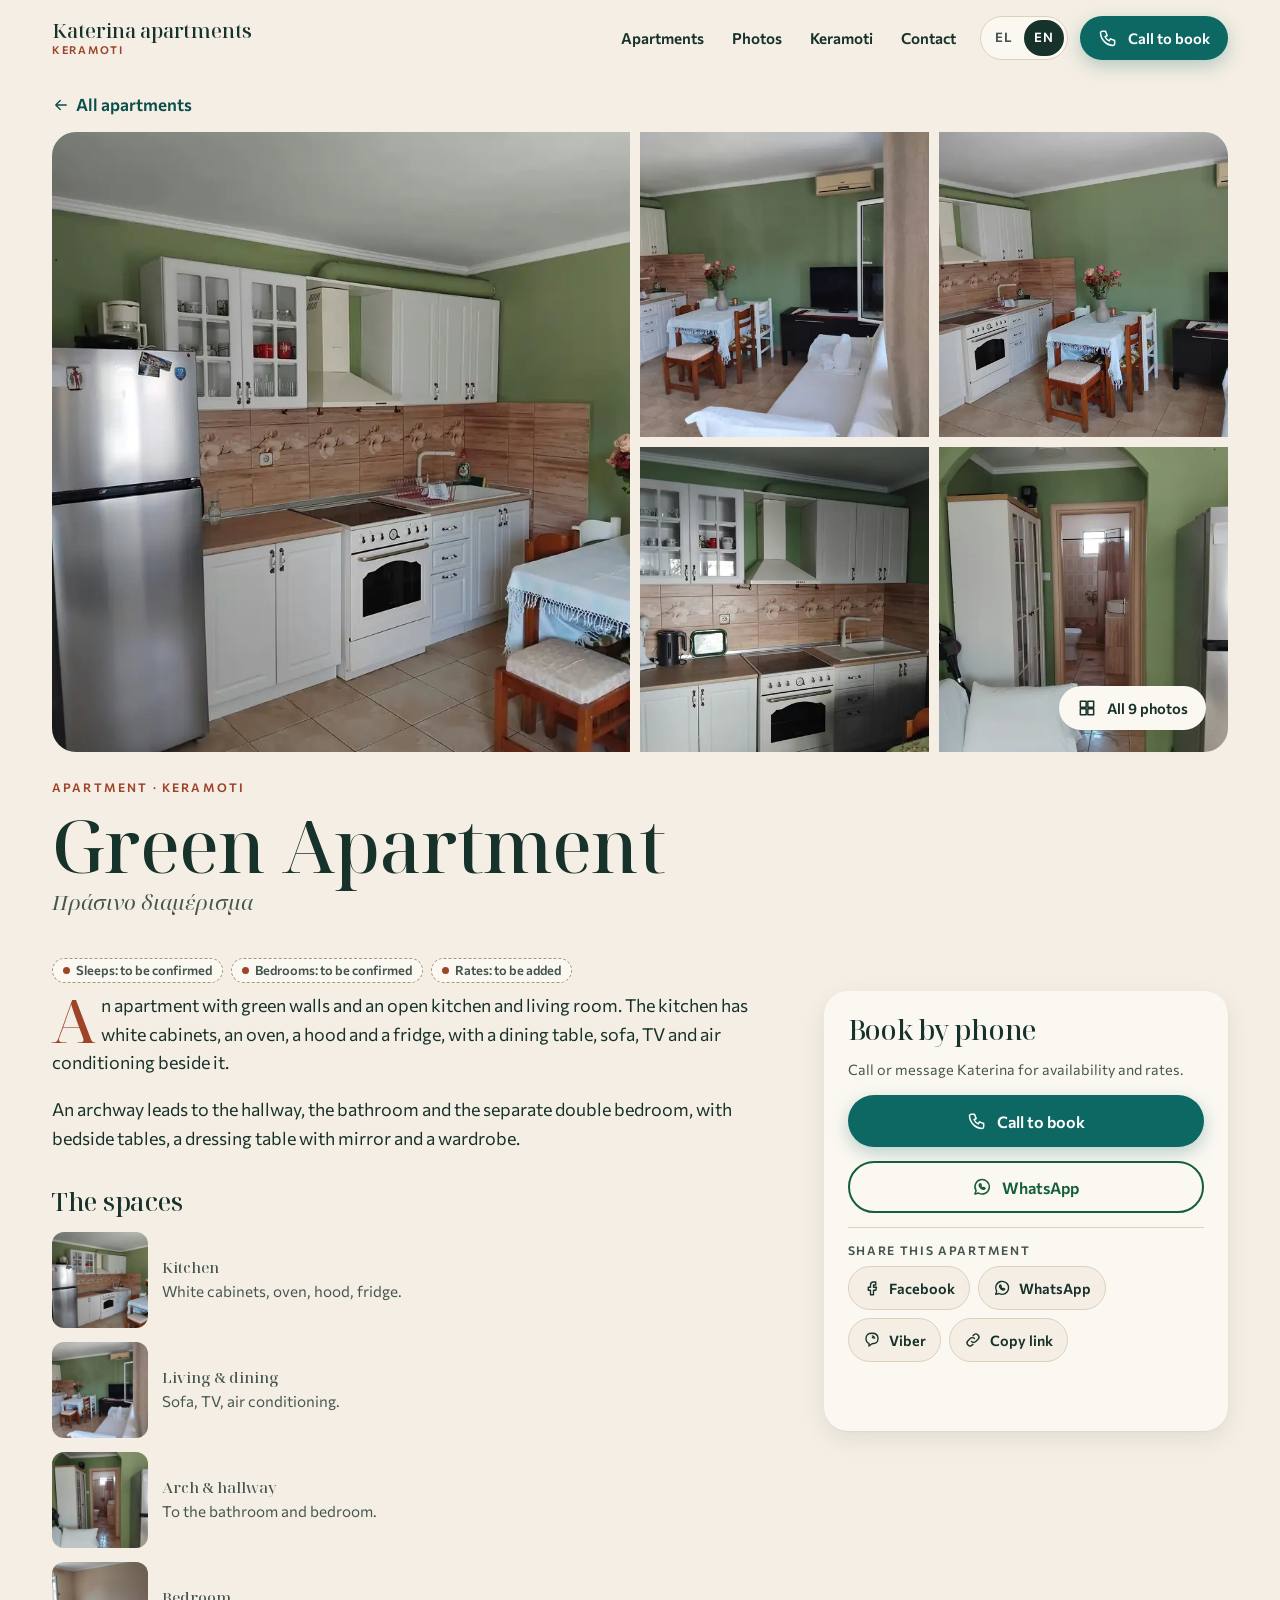
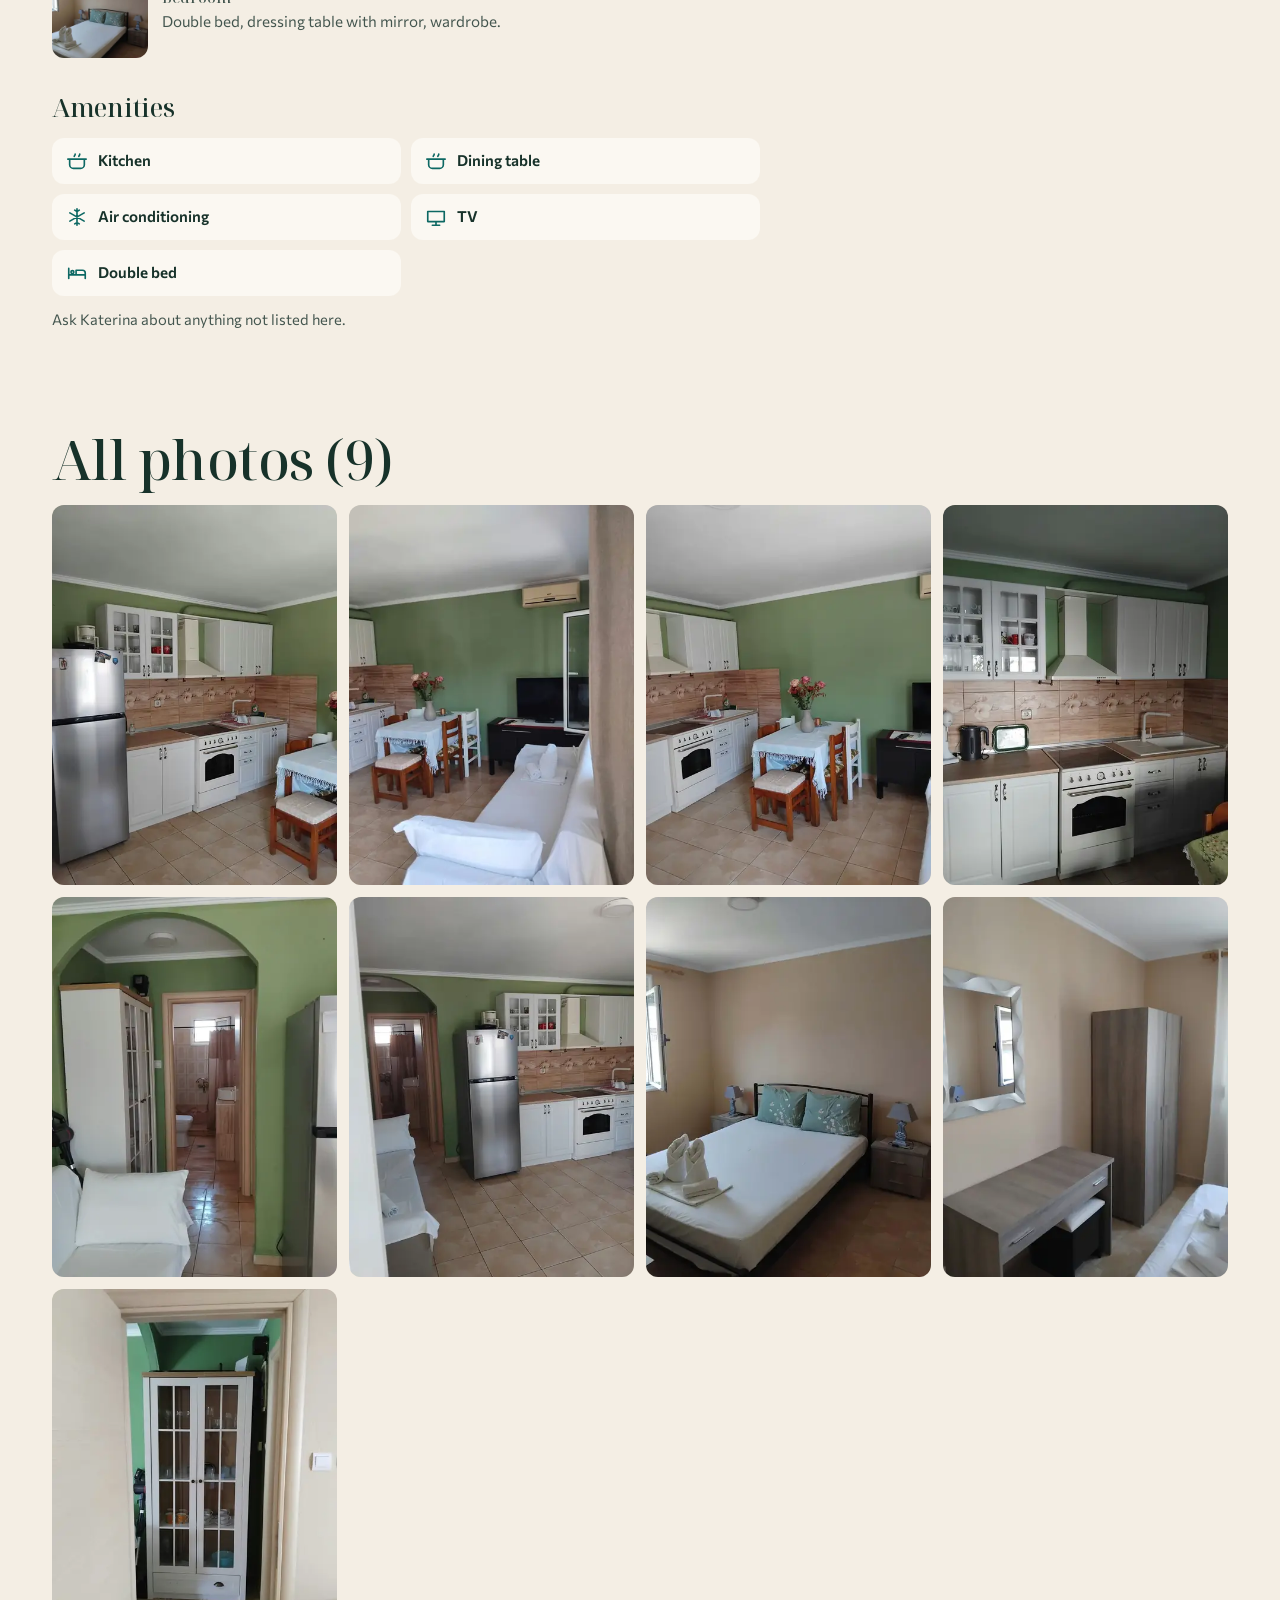
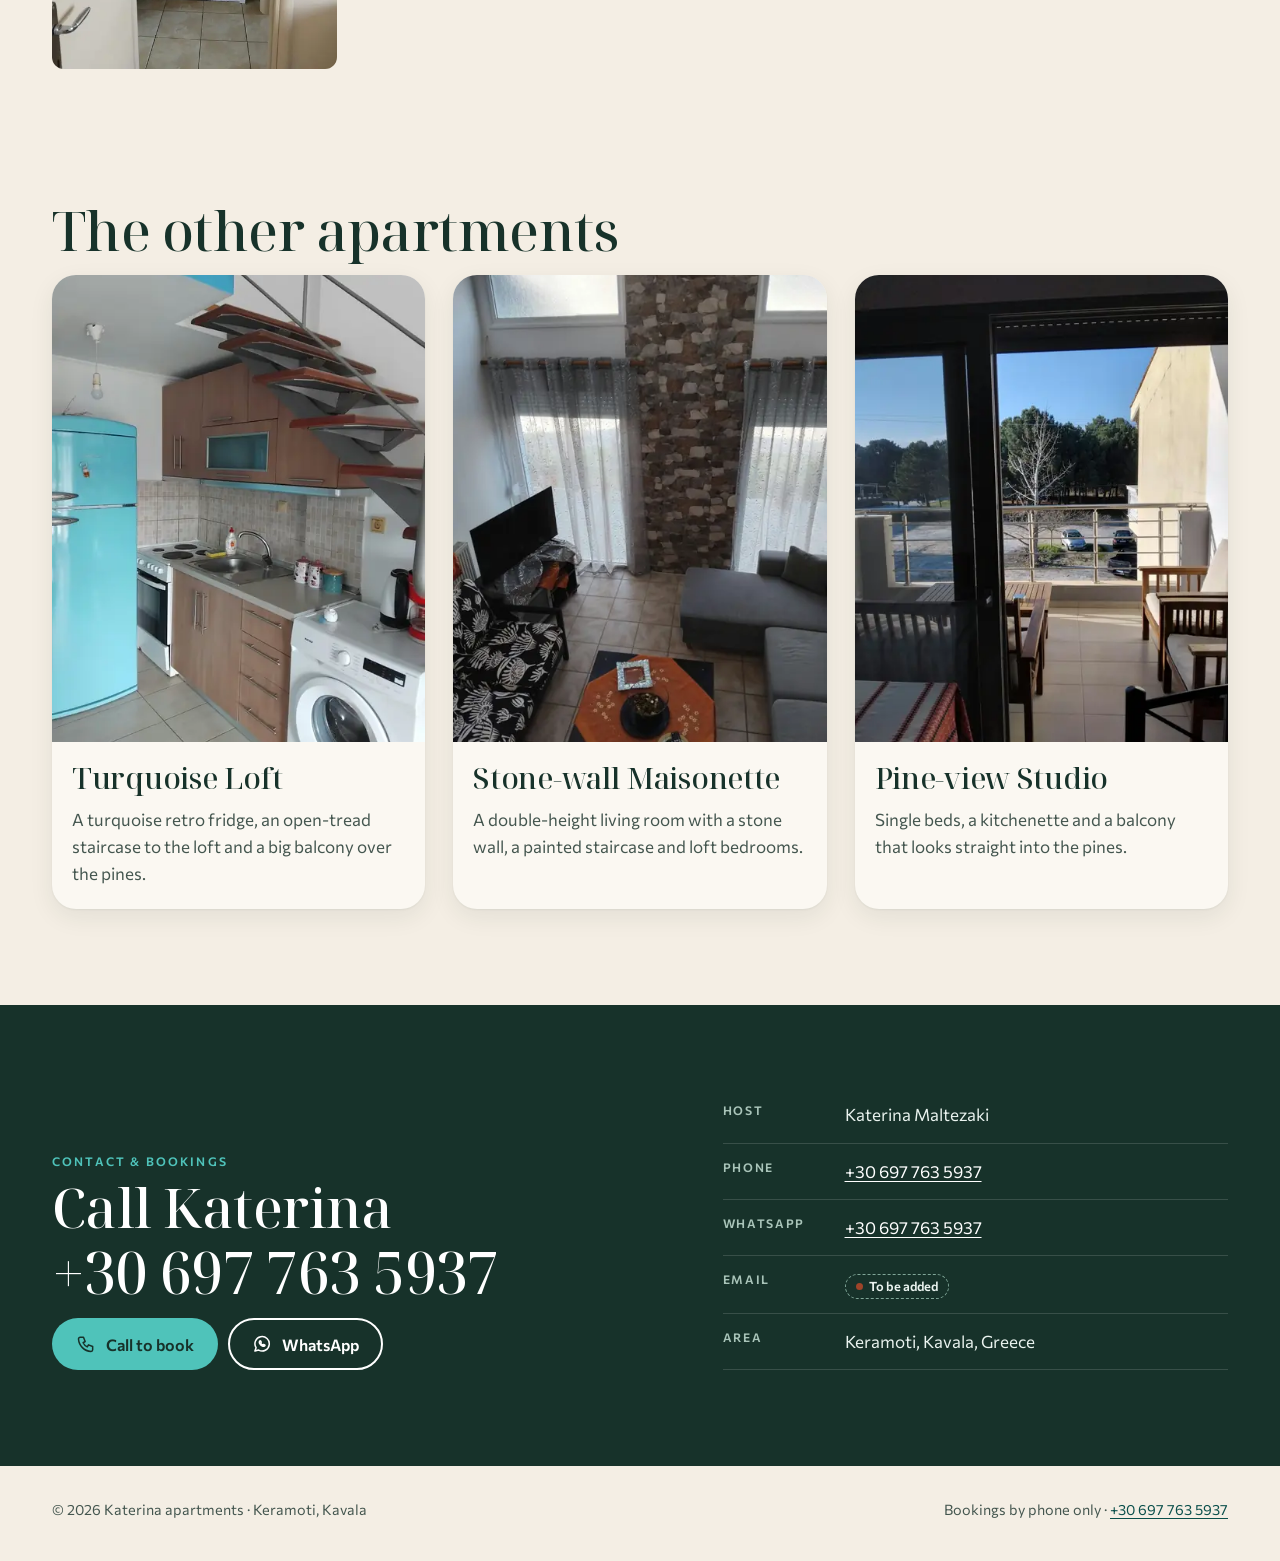
<file: apartments/green/index.html>
<!doctype html>
<html lang="el" data-lang="el" data-title-el="Πράσινο διαμέρισμα · Katerina apartments, Κεραμωτή" data-title-en="Green Apartment · Katerina apartments, Keramoti">
<head>
<meta charset="utf-8">
<meta name="viewport" content="width=device-width, initial-scale=1, viewport-fit=cover">
<script>(function(){var d=document.documentElement,l=null;d.classList.add('js');try{l=new URLSearchParams(location.search).get('lang')||localStorage.getItem('lang')}catch(e){}if(l!=='el'&&l!=='en'){l=/^el\b/i.test(navigator.language||'el')?'el':'en'}d.setAttribute('data-lang',l);d.lang=l;document.title=d.getAttribute('data-title-'+l)})()</script>
<title>Πράσινο διαμέρισμα · Katerina apartments, Κεραμωτή</title>
<meta name="description" content="Κουζίνα-σαλόνι με πράσινους τοίχους και καμάρα, και ξεχωριστό διπλό υπνοδωμάτιο. Κρατήσεις τηλεφωνικά · A green-walled kitchen and living room under an arch, with a separate double bedroom. Book by phone">
<link rel="canonical" href="https://dgetsi.github.io/keramoti-seaside-rooms/apartments/green/">
<link rel="alternate" hreflang="el" href="https://dgetsi.github.io/keramoti-seaside-rooms/apartments/green/?lang=el">
<link rel="alternate" hreflang="en" href="https://dgetsi.github.io/keramoti-seaside-rooms/apartments/green/?lang=en">
<link rel="alternate" hreflang="x-default" href="https://dgetsi.github.io/keramoti-seaside-rooms/apartments/green/">
<meta name="theme-color" content="#17322A">
<link rel="icon" href="../../assets/icon.svg" type="image/svg+xml">
<link rel="apple-touch-icon" href="../../assets/apple-touch-icon.png">
<link rel="preload" href="../../assets/fonts/noto-serif-display-latin-500-normal.woff2" as="font" type="font/woff2" crossorigin>
<link rel="stylesheet" href="../../assets/css/site.css">
<!-- Open Graph / sharing: absolute URLs only -->
<meta property="og:type" content="website">
<meta property="og:site_name" content="Katerina apartments">
<meta property="og:title" content="Πράσινο διαμέρισμα · Katerina apartments, Κεραμωτή · Green Apartment · Katerina apartments, Keramoti">
<meta property="og:description" content="Κουζίνα-σαλόνι με πράσινους τοίχους και καμάρα, και ξεχωριστό διπλό υπνοδωμάτιο. Κρατήσεις τηλεφωνικά · A green-walled kitchen and living room under an arch, with a separate double bedroom. Book by phone">
<meta property="og:url" content="https://dgetsi.github.io/keramoti-seaside-rooms/apartments/green/">
<meta property="og:image" content="https://dgetsi.github.io/keramoti-seaside-rooms/og/green.jpg">
<meta property="og:image:secure_url" content="https://dgetsi.github.io/keramoti-seaside-rooms/og/green.jpg">
<meta property="og:image:type" content="image/jpeg">
<meta property="og:image:width" content="1200">
<meta property="og:image:height" content="630">
<meta property="og:image:alt" content="Green Apartment at Katerina apartments, Keramoti: three real photos of the apartment">
<meta property="og:locale" content="el_GR">
<meta property="og:locale:alternate" content="en_GB">
<meta name="twitter:card" content="summary_large_image">
<meta name="twitter:title" content="Πράσινο διαμέρισμα · Katerina apartments, Κεραμωτή · Green Apartment · Katerina apartments, Keramoti">
<meta name="twitter:description" content="Κουζίνα-σαλόνι με πράσινους τοίχους και καμάρα, και ξεχωριστό διπλό υπνοδωμάτιο. Κρατήσεις τηλεφωνικά · A green-walled kitchen and living room under an arch, with a separate double bedroom. Book by phone">
<meta name="twitter:image" content="https://dgetsi.github.io/keramoti-seaside-rooms/og/green.jpg">
<meta name="twitter:image:alt" content="Green Apartment at Katerina apartments, Keramoti: three real photos of the apartment">

</head>
<body>
<a class="skip" href="#main"><span class="i-el" lang="el">Μετάβαση στο περιεχόμενο</span><span class="i-en" lang="en">Skip to content</span></a>
<svg width="0" height="0" style="position:absolute" aria-hidden="true"><defs><symbol id="i-phone" viewBox="0 0 24 24" fill="none" stroke="currentColor" stroke-width="1.8" stroke-linecap="round" stroke-linejoin="round"><path d="M5 4h4l2 5-2.5 1.5a11 11 0 0 0 5 5L15 13l5 2v4a2 2 0 0 1-2 2A16 16 0 0 1 3 6a2 2 0 0 1 2-2"/></symbol><symbol id="i-wa" viewBox="0 0 24 24" fill="none" stroke="currentColor" stroke-width="1.8" stroke-linecap="round" stroke-linejoin="round"><path d="M3.5 20.5l1.4-4.1A8.6 8.6 0 1 1 8 19.3z"/><path d="M9.3 8.4c.3-.5.8-.5 1.1 0l.6 1.3c.1.3 0 .6-.2.8l-.4.4c.5 1 1.3 1.8 2.3 2.3l.4-.4c.2-.2.5-.3.8-.2l1.3.6c.5.3.5.8 0 1.1-.8.5-1.8.6-2.7.2a8 8 0 0 1-3.5-3.5c-.4-.9-.3-1.9.3-2.6z"/></symbol><symbol id="i-viber" viewBox="0 0 24 24" fill="none" stroke="currentColor" stroke-width="1.8" stroke-linecap="round" stroke-linejoin="round"><path d="M12 3c5 0 8 2 8 7s-3 7-8 7l-4 3v-3.5C5 15.5 4 13 4 10c0-5 3-7 8-7z"/><path d="M12.5 6.5a3.5 3.5 0 0 1 3 3M12.5 8.5a1.5 1.5 0 0 1 1 1"/></symbol><symbol id="i-fb" viewBox="0 0 24 24" fill="none" stroke="currentColor" stroke-width="1.8" stroke-linecap="round" stroke-linejoin="round"><path d="M14 8h3V4h-3a4 4 0 0 0-4 4v3H7v4h3v6h4v-6h3l1-4h-4V8z"/></symbol><symbol id="i-link" viewBox="0 0 24 24" fill="none" stroke="currentColor" stroke-width="1.8" stroke-linecap="round" stroke-linejoin="round"><path d="M10 14a4 4 0 0 0 5.7 0l3-3a4 4 0 0 0-5.7-5.7l-1 1"/><path d="M14 10a4 4 0 0 0-5.7 0l-3 3a4 4 0 0 0 5.7 5.7l1-1"/></symbol><symbol id="i-share" viewBox="0 0 24 24" fill="none" stroke="currentColor" stroke-width="1.8" stroke-linecap="round" stroke-linejoin="round"><path d="M12 3v12M7 8l5-5 5 5M5 13v6a2 2 0 0 0 2 2h10a2 2 0 0 0 2-2v-6"/></symbol><symbol id="i-ac" viewBox="0 0 24 24" fill="none" stroke="currentColor" stroke-width="1.8" stroke-linecap="round" stroke-linejoin="round"><path d="M12 3v18M4.2 7.5l15.6 9M4.2 16.5l15.6-9M9.5 4.5 12 6l2.5-1.5M9.5 19.5 12 18l2.5 1.5"/></symbol><symbol id="i-kitchen" viewBox="0 0 24 24" fill="none" stroke="currentColor" stroke-width="1.8" stroke-linecap="round" stroke-linejoin="round"><path d="M4 10h16v6a4 4 0 0 1-4 4H8a4 4 0 0 1-4-4zM2 10h20M9 7c0-1 1-1 1-2.5M14 7c0-1 1-1 1-2.5"/></symbol><symbol id="i-fridge" viewBox="0 0 24 24" fill="none" stroke="currentColor" stroke-width="1.8" stroke-linecap="round" stroke-linejoin="round"><path d="M7 3h10a1 1 0 0 1 1 1v16a1 1 0 0 1-1 1H7a1 1 0 0 1-1-1V4a1 1 0 0 1 1-1zM6 10h12M9 6v2M9 13v3"/></symbol><symbol id="i-washer" viewBox="0 0 24 24" fill="none" stroke="currentColor" stroke-width="1.8" stroke-linecap="round" stroke-linejoin="round"><path d="M5 3h14v18H5zM5 7h14"/><circle cx="12" cy="14" r="4"/><path d="M8 5h1"/></symbol><symbol id="i-balcony" viewBox="0 0 24 24" fill="none" stroke="currentColor" stroke-width="1.8" stroke-linecap="round" stroke-linejoin="round"><path d="M3 12h18M5 12v8M9 12v8M13 12v8M17 12v8M3 20h18M7 12V4h10v8"/></symbol><symbol id="i-stairs" viewBox="0 0 24 24" fill="none" stroke="currentColor" stroke-width="1.8" stroke-linecap="round" stroke-linejoin="round"><path d="M3 20h5v-4h4v-4h4V8h5"/></symbol><symbol id="i-tv" viewBox="0 0 24 24" fill="none" stroke="currentColor" stroke-width="1.8" stroke-linecap="round" stroke-linejoin="round"><path d="M3 6h18v11H3zM8 21h8M12 17v4"/></symbol><symbol id="i-bed" viewBox="0 0 24 24" fill="none" stroke="currentColor" stroke-width="1.8" stroke-linecap="round" stroke-linejoin="round"><path d="M3 18V7M3 14h18v4M21 14v-2a3 3 0 0 0-3-3h-7v5"/><circle cx="7" cy="11" r="1.6"/></symbol><symbol id="i-shower" viewBox="0 0 24 24" fill="none" stroke="currentColor" stroke-width="1.8" stroke-linecap="round" stroke-linejoin="round"><path d="M4 21V7a3 3 0 0 1 6 0M7 10h7M9 14v.5M12 14v.5M15 14v.5M10.5 17.5v.5M13.5 17.5v.5"/></symbol><symbol id="i-pine" viewBox="0 0 24 24" fill="none" stroke="currentColor" stroke-width="1.8" stroke-linecap="round" stroke-linejoin="round"><path d="M12 3l5 7h-3l4 6H6l4-6H7zM12 16v5"/></symbol><symbol id="i-home" viewBox="0 0 24 24" fill="none" stroke="currentColor" stroke-width="1.8" stroke-linecap="round" stroke-linejoin="round"><path d="M4 20V10l8-6 8 6v10zM9 20v-6h6v6"/></symbol><symbol id="i-arrow" viewBox="0 0 24 24" fill="none" stroke="currentColor" stroke-width="1.8" stroke-linecap="round" stroke-linejoin="round"><path d="M5 12h14M13 6l6 6-6 6"/></symbol><symbol id="i-back" viewBox="0 0 24 24" fill="none" stroke="currentColor" stroke-width="1.8" stroke-linecap="round" stroke-linejoin="round"><path d="M19 12H5M11 6l-6 6 6 6"/></symbol><symbol id="i-prev" viewBox="0 0 24 24" fill="none" stroke="currentColor" stroke-width="1.8" stroke-linecap="round" stroke-linejoin="round"><path d="M15 6l-6 6 6 6"/></symbol><symbol id="i-next" viewBox="0 0 24 24" fill="none" stroke="currentColor" stroke-width="1.8" stroke-linecap="round" stroke-linejoin="round"><path d="M9 6l6 6-6 6"/></symbol><symbol id="i-close" viewBox="0 0 24 24" fill="none" stroke="currentColor" stroke-width="1.8" stroke-linecap="round" stroke-linejoin="round"><path d="M6 6l12 12M18 6 6 18"/></symbol><symbol id="i-grid" viewBox="0 0 24 24" fill="none" stroke="currentColor" stroke-width="1.8" stroke-linecap="round" stroke-linejoin="round"><path d="M4 4h7v7H4zM13 4h7v7h-7zM4 13h7v7H4zM13 13h7v7h-7z"/></symbol><symbol id="i-mail" viewBox="0 0 24 24" fill="none" stroke="currentColor" stroke-width="1.8" stroke-linecap="round" stroke-linejoin="round"><path d="M3 6h18v12H3zM3 7l9 6 9-6"/></symbol><symbol id="i-pin" viewBox="0 0 24 24" fill="none" stroke="currentColor" stroke-width="1.8" stroke-linecap="round" stroke-linejoin="round"><path d="M12 21s-7-6.2-7-11.5a7 7 0 0 1 14 0C19 14.8 12 21 12 21z"/><circle cx="12" cy="9.5" r="2.5"/></symbol></defs></svg>
<header class="hdr">
 <div class="wrap">
  <a class="brand" href="../../"><b>Katerina apartments</b><small><span class="i-el" lang="el">Κεραμωτή</span><span class="i-en" lang="en">Keramoti</span></small></a>
  <nav class="nav" aria-label="Κύριο μενού" data-aria-el="Κύριο μενού" data-aria-en="Main menu"><a href="../../#apartments"><span class="i-el" lang="el">Διαμερίσματα</span><span class="i-en" lang="en">Apartments</span></a><a href="../../#photos"><span class="i-el" lang="el">Φωτογραφίες</span><span class="i-en" lang="en">Photos</span></a><a href="../../#keramoti"><span class="i-el" lang="el">Κεραμωτή</span><span class="i-en" lang="en">Keramoti</span></a><a href="../../#contact"><span class="i-el" lang="el">Επικοινωνία</span><span class="i-en" lang="en">Contact</span></a></nav>
  <div class="lang" role="group" aria-label="Γλώσσα / Language">
   <button type="button" data-set-lang="el" aria-pressed="true"><span aria-hidden="true">EL</span><span class="sr-only">Ελληνικά</span></button>
   <button type="button" data-set-lang="en" aria-pressed="false"><span aria-hidden="true">EN</span><span class="sr-only">English</span></button>
  </div>
  <a class="btn btn-call btn-sm" href="tel:+306977635937"><svg aria-hidden="true" focusable="false"><use href="#i-phone"/></svg><span class="i-el" lang="el">Καλέστε για κράτηση</span><span class="i-en" lang="en">Call to book</span></a>
 </div>
</header><main id="main">
<div class="wrap">
 <a class="crumb" href="../../#apartments"><svg aria-hidden="true" focusable="false"><use href="#i-back"/></svg><span class="i-el" lang="el">Όλα τα διαμερίσματα</span><span class="i-en" lang="en">All apartments</span></a>
 <section class="room-hero" aria-label="Φωτογραφίες" data-aria-el="Φωτογραφίες" data-aria-en="Photos">
  <div class="car" data-car>
  <div class="car-track" tabindex="0" role="group" aria-roledescription="carousel" aria-label="Πράσινο διαμέρισμα: φωτογραφίες" data-aria-el="Πράσινο διαμέρισμα: φωτογραφίες" data-aria-en="Green Apartment: photos"><a href="../../assets/img/green-01-1200.webp" data-lb="room"><picture><source type="image/webp" srcset="../../assets/img/green-01-480.webp 480w,../../assets/img/green-01-800.webp 800w,../../assets/img/green-01-1200.webp 1200w" sizes="100vw"><img src="../../assets/img/green-01-800.jpg" width="1200" height="1600" alt="Κουζίνα με λευκά ντουλάπια και ανοξείδωτο ψυγείο, πράσινοι τοίχοι" data-alt-el="Κουζίνα με λευκά ντουλάπια και ανοξείδωτο ψυγείο, πράσινοι τοίχοι" data-alt-en="Kitchen with white cabinets and a steel fridge, green walls" fetchpriority="high" loading="eager" decoding="async"></picture></a><a href="../../assets/img/green-02-1200.webp" data-lb="room"><picture><source type="image/webp" srcset="../../assets/img/green-02-480.webp 480w,../../assets/img/green-02-800.webp 800w,../../assets/img/green-02-1200.webp 1200w" sizes="100vw"><img src="../../assets/img/green-02-800.jpg" width="1200" height="1600" alt="Σαλόνι-τραπεζαρία με καναπέ, τηλεόραση και κλιματιστικό" data-alt-el="Σαλόνι-τραπεζαρία με καναπέ, τηλεόραση και κλιματιστικό" data-alt-en="Living and dining area with sofa, TV and air conditioning" loading="lazy" decoding="async"></picture></a><a href="../../assets/img/green-03-1200.webp" data-lb="room"><picture><source type="image/webp" srcset="../../assets/img/green-03-480.webp 480w,../../assets/img/green-03-800.webp 800w,../../assets/img/green-03-1200.webp 1200w" sizes="100vw"><img src="../../assets/img/green-03-800.jpg" width="1200" height="1600" alt="Τραπεζαρία δίπλα στην κουζίνα, με λουλούδια στο τραπέζι" data-alt-el="Τραπεζαρία δίπλα στην κουζίνα, με λουλούδια στο τραπέζι" data-alt-en="Dining table beside the kitchen, with flowers" loading="lazy" decoding="async"></picture></a><a href="../../assets/img/green-04-1200.webp" data-lb="room"><picture><source type="image/webp" srcset="../../assets/img/green-04-480.webp 480w,../../assets/img/green-04-800.webp 800w,../../assets/img/green-04-1200.webp 1200w" sizes="100vw"><img src="../../assets/img/green-04-800.jpg" width="1200" height="1600" alt="Κουζίνα με φούρνο, απορροφητήρα και βιτρίνα" data-alt-el="Κουζίνα με φούρνο, απορροφητήρα και βιτρίνα" data-alt-en="Kitchen with oven, hood and glass-front cupboard" loading="lazy" decoding="async"></picture></a><a href="../../assets/img/green-05-1200.webp" data-lb="room"><picture><source type="image/webp" srcset="../../assets/img/green-05-480.webp 480w,../../assets/img/green-05-800.webp 800w,../../assets/img/green-05-1200.webp 1200w" sizes="100vw"><img src="../../assets/img/green-05-800.jpg" width="1200" height="1600" alt="Καμάρα προς τον διάδρομο και το μπάνιο" data-alt-el="Καμάρα προς τον διάδρομο και το μπάνιο" data-alt-en="Archway to the hallway and bathroom" loading="lazy" decoding="async"></picture></a><a href="../../assets/img/green-06-1200.webp" data-lb="room"><picture><source type="image/webp" srcset="../../assets/img/green-06-480.webp 480w,../../assets/img/green-06-800.webp 800w,../../assets/img/green-06-1200.webp 1200w" sizes="100vw"><img src="../../assets/img/green-06-800.jpg" width="1200" height="1600" alt="Η κουζίνα από την πόρτα, με την καμάρα πίσω" data-alt-el="Η κουζίνα από την πόρτα, με την καμάρα πίσω" data-alt-en="The kitchen seen from the doorway, with the arch behind" loading="lazy" decoding="async"></picture></a><a href="../../assets/img/green-07-1200.webp" data-lb="room"><picture><source type="image/webp" srcset="../../assets/img/green-07-480.webp 480w,../../assets/img/green-07-800.webp 800w,../../assets/img/green-07-1200.webp 1200w" sizes="100vw"><img src="../../assets/img/green-07-800.jpg" width="1200" height="1600" alt="Διπλό υπνοδωμάτιο με κομοδίνα και πορτατίφ" data-alt-el="Διπλό υπνοδωμάτιο με κομοδίνα και πορτατίφ" data-alt-en="Double bedroom with bedside tables and lamps" loading="lazy" decoding="async"></picture></a><a href="../../assets/img/green-08-1200.webp" data-lb="room"><picture><source type="image/webp" srcset="../../assets/img/green-08-480.webp 480w,../../assets/img/green-08-800.webp 800w,../../assets/img/green-08-1200.webp 1200w" sizes="100vw"><img src="../../assets/img/green-08-800.jpg" width="1200" height="1600" alt="Υπνοδωμάτιο με τουαλέτα, καθρέφτη και ντουλάπα" data-alt-el="Υπνοδωμάτιο με τουαλέτα, καθρέφτη και ντουλάπα" data-alt-en="Bedroom with dressing table, mirror and wardrobe" loading="lazy" decoding="async"></picture></a><a href="../../assets/img/green-09-1200.webp" data-lb="room"><picture><source type="image/webp" srcset="../../assets/img/green-09-480.webp 480w,../../assets/img/green-09-800.webp 800w,../../assets/img/green-09-1200.webp 1200w" sizes="100vw"><img src="../../assets/img/green-09-800.jpg" width="1200" height="1600" alt="Βιτρίνα στον διάδρομο" data-alt-el="Βιτρίνα στον διάδρομο" data-alt-en="Glass-front cabinet in the hallway" loading="lazy" decoding="async"></picture></a></div>
  <button class="car-btn car-prev" type="button" tabindex="-1" aria-hidden="true"><svg aria-hidden="true" focusable="false"><use href="#i-prev"/></svg></button>
  <button class="car-btn car-next" type="button" tabindex="-1" aria-hidden="true"><svg aria-hidden="true" focusable="false"><use href="#i-next"/></svg></button>
  <span class="car-count" aria-hidden="true"></span>
 </div>
  <div class="bento"><a href="../../assets/img/green-01-1200.webp" data-lb="room"><picture><source type="image/webp" srcset="../../assets/img/green-01-480.webp 480w,../../assets/img/green-01-800.webp 800w,../../assets/img/green-01-1200.webp 1200w" sizes="(min-width:960px) 50vw, 100vw"><img src="../../assets/img/green-01-800.jpg" width="1200" height="1600" alt="Κουζίνα με λευκά ντουλάπια και ανοξείδωτο ψυγείο, πράσινοι τοίχοι" data-alt-el="Κουζίνα με λευκά ντουλάπια και ανοξείδωτο ψυγείο, πράσινοι τοίχοι" data-alt-en="Kitchen with white cabinets and a steel fridge, green walls" fetchpriority="high" loading="eager" decoding="async"></picture></a><a href="../../assets/img/green-02-1200.webp" data-lb="room"><picture><source type="image/webp" srcset="../../assets/img/green-02-480.webp 480w,../../assets/img/green-02-800.webp 800w,../../assets/img/green-02-1200.webp 1200w" sizes="25vw"><img src="../../assets/img/green-02-800.jpg" width="1200" height="1600" alt="Σαλόνι-τραπεζαρία με καναπέ, τηλεόραση και κλιματιστικό" data-alt-el="Σαλόνι-τραπεζαρία με καναπέ, τηλεόραση και κλιματιστικό" data-alt-en="Living and dining area with sofa, TV and air conditioning" loading="lazy" decoding="async"></picture></a><a href="../../assets/img/green-03-1200.webp" data-lb="room"><picture><source type="image/webp" srcset="../../assets/img/green-03-480.webp 480w,../../assets/img/green-03-800.webp 800w,../../assets/img/green-03-1200.webp 1200w" sizes="25vw"><img src="../../assets/img/green-03-800.jpg" width="1200" height="1600" alt="Τραπεζαρία δίπλα στην κουζίνα, με λουλούδια στο τραπέζι" data-alt-el="Τραπεζαρία δίπλα στην κουζίνα, με λουλούδια στο τραπέζι" data-alt-en="Dining table beside the kitchen, with flowers" loading="lazy" decoding="async"></picture></a><a href="../../assets/img/green-04-1200.webp" data-lb="room"><picture><source type="image/webp" srcset="../../assets/img/green-04-480.webp 480w,../../assets/img/green-04-800.webp 800w,../../assets/img/green-04-1200.webp 1200w" sizes="25vw"><img src="../../assets/img/green-04-800.jpg" width="1200" height="1600" alt="Κουζίνα με φούρνο, απορροφητήρα και βιτρίνα" data-alt-el="Κουζίνα με φούρνο, απορροφητήρα και βιτρίνα" data-alt-en="Kitchen with oven, hood and glass-front cupboard" loading="lazy" decoding="async"></picture></a><a href="../../assets/img/green-05-1200.webp" data-lb="room"><picture><source type="image/webp" srcset="../../assets/img/green-05-480.webp 480w,../../assets/img/green-05-800.webp 800w,../../assets/img/green-05-1200.webp 1200w" sizes="25vw"><img src="../../assets/img/green-05-800.jpg" width="1200" height="1600" alt="Καμάρα προς τον διάδρομο και το μπάνιο" data-alt-el="Καμάρα προς τον διάδρομο και το μπάνιο" data-alt-en="Archway to the hallway and bathroom" loading="lazy" decoding="async"></picture></a></div>
  <div class="showall"><a class="btn" href="#all-photos"><svg aria-hidden="true" focusable="false"><use href="#i-grid"/></svg><span class="i-el" lang="el">Όλες (9)</span><span class="i-en" lang="en">All 9 photos</span></a></div>
 </section>

 <header class="room-head">
  <div><p class="kicker" style="color:var(--terra);margin:0 0 10px"><span class="i-el" lang="el">Διαμέρισμα · Κεραμωτή</span><span class="i-en" lang="en">Apartment · Keramoti</span></p>
   <h1><span class="i-el" lang="el">Πράσινο διαμέρισμα</span><span class="i-en" lang="en">Green Apartment</span></h1><p class="alt-name"><span class="i-el" lang="el">Green Apartment</span><span class="i-en" lang="en">Πράσινο διαμέρισμα</span></p></div>
  <ul class="qf">
   <li><span class="tbc"><span class="i-el" lang="el">Άτομα: προς επιβεβαίωση</span><span class="i-en" lang="en">Sleeps: to be confirmed</span></span></li>
   <li><span class="tbc"><span class="i-el" lang="el">Υπνοδωμάτια: προς επιβεβαίωση</span><span class="i-en" lang="en">Bedrooms: to be confirmed</span></span></li>
   <li><span class="tbc"><span class="i-el" lang="el">Τιμές: θα προστεθούν</span><span class="i-en" lang="en">Rates: to be added</span></span></li>
  </ul>
 </header>

 <div class="room-layout" style="padding-bottom:48px">
  <div>
   <div class="prose"><p><span class="i-el" lang="el">Διαμέρισμα με πράσινους τοίχους και ανοιχτή κουζίνα-σαλόνι. Η κουζίνα έχει λευκά ντουλάπια, φούρνο, απορροφητήρα και ψυγείο, και δίπλα της τραπεζαρία, καναπές, τηλεόραση και κλιματισμός.</span><span class="i-en" lang="en">An apartment with green walls and an open kitchen and living room. The kitchen has white cabinets, an oven, a hood and a fridge, with a dining table, sofa, TV and air conditioning beside it.</span></p><p><span class="i-el" lang="el">Μια καμάρα οδηγεί στον διάδρομο, στο μπάνιο και στο ξεχωριστό διπλό υπνοδωμάτιο με κομοδίνα, τουαλέτα με καθρέφτη και ντουλάπα.</span><span class="i-en" lang="en">An archway leads to the hallway, the bathroom and the separate double bedroom, with bedside tables, a dressing table with mirror and a wardrobe.</span></p></div>
   <h2 class="h3"><span class="i-el" lang="el">Οι χώροι</span><span class="i-en" lang="en">The spaces</span></h2>
   <ul class="spaces"><li><a href="../../assets/img/green-01-1200.webp" data-lb="room"><picture><source type="image/webp" srcset="../../assets/img/green-01-480.webp 480w,../../assets/img/green-01-800.webp 800w,../../assets/img/green-01-1200.webp 1200w" sizes="96px"><img src="../../assets/img/green-01-800.jpg" width="1200" height="1600" alt="Κουζίνα με λευκά ντουλάπια και ανοξείδωτο ψυγείο, πράσινοι τοίχοι" data-alt-el="Κουζίνα με λευκά ντουλάπια και ανοξείδωτο ψυγείο, πράσινοι τοίχοι" data-alt-en="Kitchen with white cabinets and a steel fridge, green walls" loading="lazy" decoding="async"></picture></a><div><b><span class="i-el" lang="el">Κουζίνα</span><span class="i-en" lang="en">Kitchen</span></b><span><span class="i-el" lang="el">Λευκά ντουλάπια, φούρνος, απορροφητήρας, ψυγείο.</span><span class="i-en" lang="en">White cabinets, oven, hood, fridge.</span></span></div></li><li><a href="../../assets/img/green-02-1200.webp" data-lb="room"><picture><source type="image/webp" srcset="../../assets/img/green-02-480.webp 480w,../../assets/img/green-02-800.webp 800w,../../assets/img/green-02-1200.webp 1200w" sizes="96px"><img src="../../assets/img/green-02-800.jpg" width="1200" height="1600" alt="Σαλόνι-τραπεζαρία με καναπέ, τηλεόραση και κλιματιστικό" data-alt-el="Σαλόνι-τραπεζαρία με καναπέ, τηλεόραση και κλιματιστικό" data-alt-en="Living and dining area with sofa, TV and air conditioning" loading="lazy" decoding="async"></picture></a><div><b><span class="i-el" lang="el">Σαλόνι-τραπεζαρία</span><span class="i-en" lang="en">Living & dining</span></b><span><span class="i-el" lang="el">Καναπές, τηλεόραση, κλιματισμός.</span><span class="i-en" lang="en">Sofa, TV, air conditioning.</span></span></div></li><li><a href="../../assets/img/green-05-1200.webp" data-lb="room"><picture><source type="image/webp" srcset="../../assets/img/green-05-480.webp 480w,../../assets/img/green-05-800.webp 800w,../../assets/img/green-05-1200.webp 1200w" sizes="96px"><img src="../../assets/img/green-05-800.jpg" width="1200" height="1600" alt="Καμάρα προς τον διάδρομο και το μπάνιο" data-alt-el="Καμάρα προς τον διάδρομο και το μπάνιο" data-alt-en="Archway to the hallway and bathroom" loading="lazy" decoding="async"></picture></a><div><b><span class="i-el" lang="el">Καμάρα & διάδρομος</span><span class="i-en" lang="en">Arch & hallway</span></b><span><span class="i-el" lang="el">Προς το μπάνιο και το υπνοδωμάτιο.</span><span class="i-en" lang="en">To the bathroom and bedroom.</span></span></div></li><li><a href="../../assets/img/green-07-1200.webp" data-lb="room"><picture><source type="image/webp" srcset="../../assets/img/green-07-480.webp 480w,../../assets/img/green-07-800.webp 800w,../../assets/img/green-07-1200.webp 1200w" sizes="96px"><img src="../../assets/img/green-07-800.jpg" width="1200" height="1600" alt="Διπλό υπνοδωμάτιο με κομοδίνα και πορτατίφ" data-alt-el="Διπλό υπνοδωμάτιο με κομοδίνα και πορτατίφ" data-alt-en="Double bedroom with bedside tables and lamps" loading="lazy" decoding="async"></picture></a><div><b><span class="i-el" lang="el">Υπνοδωμάτιο</span><span class="i-en" lang="en">Bedroom</span></b><span><span class="i-el" lang="el">Διπλό κρεβάτι, τουαλέτα με καθρέφτη, ντουλάπα.</span><span class="i-en" lang="en">Double bed, dressing table with mirror, wardrobe.</span></span></div></li></ul>
   <h2 class="h3"><span class="i-el" lang="el">Παροχές</span><span class="i-en" lang="en">Amenities</span></h2>
   <ul class="amen"><li><svg aria-hidden="true" focusable="false"><use href="#i-kitchen"/></svg><span class="i-el" lang="el">Κουζίνα</span><span class="i-en" lang="en">Kitchen</span></li><li><svg aria-hidden="true" focusable="false"><use href="#i-kitchen"/></svg><span class="i-el" lang="el">Τραπεζαρία</span><span class="i-en" lang="en">Dining table</span></li><li><svg aria-hidden="true" focusable="false"><use href="#i-ac"/></svg><span class="i-el" lang="el">Κλιματισμός</span><span class="i-en" lang="en">Air conditioning</span></li><li><svg aria-hidden="true" focusable="false"><use href="#i-tv"/></svg><span class="i-el" lang="el">Τηλεόραση</span><span class="i-en" lang="en">TV</span></li><li><svg aria-hidden="true" focusable="false"><use href="#i-bed"/></svg><span class="i-el" lang="el">Διπλό κρεβάτι</span><span class="i-en" lang="en">Double bed</span></li></ul>
   <p style="margin-top:12px;font-size:.92rem;color:var(--ink-2)"><span class="i-el" lang="el">Ρωτήστε την Κατερίνα για ό,τι δεν βλέπετε εδώ.</span><span class="i-en" lang="en">Ask Katerina about anything not listed here.</span></p>
  </div>
  <aside class="book" aria-labelledby="h-book">
   <h2 id="h-book"><span class="i-el" lang="el">Κράτηση τηλεφωνικά</span><span class="i-en" lang="en">Book by phone</span></h2>
   <p class="note"><span class="i-el" lang="el">Καλέστε ή στείλτε μήνυμα στην Κατερίνα για διαθεσιμότητα και τιμές.</span><span class="i-en" lang="en">Call or message Katerina for availability and rates.</span></p>
   <a class="btn btn-call " href="tel:+306977635937"><svg aria-hidden="true" focusable="false"><use href="#i-phone"/></svg><span class="i-el" lang="el">Καλέστε για κράτηση</span><span class="i-en" lang="en">Call to book</span></a>
   <a class="btn btn-wa " href="https://wa.me/306977635937" rel="noopener"><svg aria-hidden="true" focusable="false"><use href="#i-wa"/></svg><span class="i-el" lang="el">WhatsApp</span><span class="i-en" lang="en">WhatsApp</span></a>
   <div class="share" data-share>
    <span class="share-label" id="share-l"><span class="i-el" lang="el">Κοινοποίηση</span><span class="i-en" lang="en">Share this apartment</span></span>
    <div class="share-row" role="group" aria-labelledby="share-l">
     <button type="button" class="share-native" data-native><svg aria-hidden="true" focusable="false"><use href="#i-share"/></svg><span class="i-el" lang="el">Κοινοποίηση…</span><span class="i-en" lang="en">Share…</span></button>
     <a href="#" data-fb target="_blank" rel="noopener"><svg aria-hidden="true" focusable="false"><use href="#i-fb"/></svg>Facebook</a>
     <a href="#" data-wa target="_blank" rel="noopener"><svg aria-hidden="true" focusable="false"><use href="#i-wa"/></svg>WhatsApp</a>
     <a href="#" data-viber><svg aria-hidden="true" focusable="false"><use href="#i-viber"/></svg>Viber</a>
     <button type="button" data-copy><svg aria-hidden="true" focusable="false"><use href="#i-link"/></svg><span class="i-el" lang="el">Αντιγραφή συνδέσμου</span><span class="i-en" lang="en">Copy link</span></button>
    </div>
    <p class="toast" role="status" aria-live="polite"></p>
   </div>
  </aside>
 </div>

 <section id="all-photos" class="sec" style="padding-top:0" aria-labelledby="h-all">
  <h2 id="h-all" class="h3"><span class="i-el" lang="el">Όλες οι φωτογραφίες (9)</span><span class="i-en" lang="en">All photos (9)</span></h2>
  <div class="grid"><a href="../../assets/img/green-01-1200.webp" data-lb="room"><picture><source type="image/webp" srcset="../../assets/img/green-01-480.webp 480w,../../assets/img/green-01-800.webp 800w,../../assets/img/green-01-1200.webp 1200w" sizes="(min-width:1100px) 300px, (min-width:720px) 33vw, 50vw"><img src="../../assets/img/green-01-800.jpg" width="1200" height="1600" alt="Κουζίνα με λευκά ντουλάπια και ανοξείδωτο ψυγείο, πράσινοι τοίχοι" data-alt-el="Κουζίνα με λευκά ντουλάπια και ανοξείδωτο ψυγείο, πράσινοι τοίχοι" data-alt-en="Kitchen with white cabinets and a steel fridge, green walls" loading="lazy" decoding="async"></picture></a><a href="../../assets/img/green-02-1200.webp" data-lb="room"><picture><source type="image/webp" srcset="../../assets/img/green-02-480.webp 480w,../../assets/img/green-02-800.webp 800w,../../assets/img/green-02-1200.webp 1200w" sizes="(min-width:1100px) 300px, (min-width:720px) 33vw, 50vw"><img src="../../assets/img/green-02-800.jpg" width="1200" height="1600" alt="Σαλόνι-τραπεζαρία με καναπέ, τηλεόραση και κλιματιστικό" data-alt-el="Σαλόνι-τραπεζαρία με καναπέ, τηλεόραση και κλιματιστικό" data-alt-en="Living and dining area with sofa, TV and air conditioning" loading="lazy" decoding="async"></picture></a><a href="../../assets/img/green-03-1200.webp" data-lb="room"><picture><source type="image/webp" srcset="../../assets/img/green-03-480.webp 480w,../../assets/img/green-03-800.webp 800w,../../assets/img/green-03-1200.webp 1200w" sizes="(min-width:1100px) 300px, (min-width:720px) 33vw, 50vw"><img src="../../assets/img/green-03-800.jpg" width="1200" height="1600" alt="Τραπεζαρία δίπλα στην κουζίνα, με λουλούδια στο τραπέζι" data-alt-el="Τραπεζαρία δίπλα στην κουζίνα, με λουλούδια στο τραπέζι" data-alt-en="Dining table beside the kitchen, with flowers" loading="lazy" decoding="async"></picture></a><a href="../../assets/img/green-04-1200.webp" data-lb="room"><picture><source type="image/webp" srcset="../../assets/img/green-04-480.webp 480w,../../assets/img/green-04-800.webp 800w,../../assets/img/green-04-1200.webp 1200w" sizes="(min-width:1100px) 300px, (min-width:720px) 33vw, 50vw"><img src="../../assets/img/green-04-800.jpg" width="1200" height="1600" alt="Κουζίνα με φούρνο, απορροφητήρα και βιτρίνα" data-alt-el="Κουζίνα με φούρνο, απορροφητήρα και βιτρίνα" data-alt-en="Kitchen with oven, hood and glass-front cupboard" loading="lazy" decoding="async"></picture></a><a href="../../assets/img/green-05-1200.webp" data-lb="room"><picture><source type="image/webp" srcset="../../assets/img/green-05-480.webp 480w,../../assets/img/green-05-800.webp 800w,../../assets/img/green-05-1200.webp 1200w" sizes="(min-width:1100px) 300px, (min-width:720px) 33vw, 50vw"><img src="../../assets/img/green-05-800.jpg" width="1200" height="1600" alt="Καμάρα προς τον διάδρομο και το μπάνιο" data-alt-el="Καμάρα προς τον διάδρομο και το μπάνιο" data-alt-en="Archway to the hallway and bathroom" loading="lazy" decoding="async"></picture></a><a href="../../assets/img/green-06-1200.webp" data-lb="room"><picture><source type="image/webp" srcset="../../assets/img/green-06-480.webp 480w,../../assets/img/green-06-800.webp 800w,../../assets/img/green-06-1200.webp 1200w" sizes="(min-width:1100px) 300px, (min-width:720px) 33vw, 50vw"><img src="../../assets/img/green-06-800.jpg" width="1200" height="1600" alt="Η κουζίνα από την πόρτα, με την καμάρα πίσω" data-alt-el="Η κουζίνα από την πόρτα, με την καμάρα πίσω" data-alt-en="The kitchen seen from the doorway, with the arch behind" loading="lazy" decoding="async"></picture></a><a href="../../assets/img/green-07-1200.webp" data-lb="room"><picture><source type="image/webp" srcset="../../assets/img/green-07-480.webp 480w,../../assets/img/green-07-800.webp 800w,../../assets/img/green-07-1200.webp 1200w" sizes="(min-width:1100px) 300px, (min-width:720px) 33vw, 50vw"><img src="../../assets/img/green-07-800.jpg" width="1200" height="1600" alt="Διπλό υπνοδωμάτιο με κομοδίνα και πορτατίφ" data-alt-el="Διπλό υπνοδωμάτιο με κομοδίνα και πορτατίφ" data-alt-en="Double bedroom with bedside tables and lamps" loading="lazy" decoding="async"></picture></a><a href="../../assets/img/green-08-1200.webp" data-lb="room"><picture><source type="image/webp" srcset="../../assets/img/green-08-480.webp 480w,../../assets/img/green-08-800.webp 800w,../../assets/img/green-08-1200.webp 1200w" sizes="(min-width:1100px) 300px, (min-width:720px) 33vw, 50vw"><img src="../../assets/img/green-08-800.jpg" width="1200" height="1600" alt="Υπνοδωμάτιο με τουαλέτα, καθρέφτη και ντουλάπα" data-alt-el="Υπνοδωμάτιο με τουαλέτα, καθρέφτη και ντουλάπα" data-alt-en="Bedroom with dressing table, mirror and wardrobe" loading="lazy" decoding="async"></picture></a><a href="../../assets/img/green-09-1200.webp" data-lb="room"><picture><source type="image/webp" srcset="../../assets/img/green-09-480.webp 480w,../../assets/img/green-09-800.webp 800w,../../assets/img/green-09-1200.webp 1200w" sizes="(min-width:1100px) 300px, (min-width:720px) 33vw, 50vw"><img src="../../assets/img/green-09-800.jpg" width="1200" height="1600" alt="Βιτρίνα στον διάδρομο" data-alt-el="Βιτρίνα στον διάδρομο" data-alt-en="Glass-front cabinet in the hallway" loading="lazy" decoding="async"></picture></a></div>
 </section>

 <section class="sec" style="padding-top:0" aria-labelledby="h-oth">
  <h2 id="h-oth" class="h3"><span class="i-el" lang="el">Τα άλλα διαμερίσματα</span><span class="i-en" lang="en">The other apartments</span></h2>
  <div class="cards" style="grid-template-columns:repeat(auto-fit,minmax(260px,1fr))"><article class="card"><div class="car"><div class="car-track" style="overflow:hidden"><picture><source type="image/webp" srcset="../../assets/img/turquoise-loft-01-480.webp 480w,../../assets/img/turquoise-loft-01-800.webp 800w,../../assets/img/turquoise-loft-01-1200.webp 1200w" sizes="(min-width:960px) 400px, 100vw"><img src="../../assets/img/turquoise-loft-01-800.jpg" width="1200" height="1600" alt="Κουζίνα με τιρκουάζ ρετρό ψυγείο, πλυντήριο και την ανοιχτή σκάλα από πάνω" data-alt-el="Κουζίνα με τιρκουάζ ρετρό ψυγείο, πλυντήριο και την ανοιχτή σκάλα από πάνω" data-alt-en="Kitchen with turquoise retro fridge, washing machine and the open-tread staircase above" loading="lazy" decoding="async"></picture></div></div>
     <div class="card-body"><h3><a href="../turquoise-loft/"><span class="i-el" lang="el">Τιρκουάζ σοφίτα</span><span class="i-en" lang="en">Turquoise Loft</span></a></h3><p><span class="i-el" lang="el">Ρετρό τιρκουάζ ψυγείο, ανοιχτή σκάλα προς τη σοφίτα και μεγάλο μπαλκόνι πάνω από τα πεύκα.</span><span class="i-en" lang="en">A turquoise retro fridge, an open-tread staircase to the loft and a big balcony over the pines.</span></p></div></article><article class="card"><div class="car"><div class="car-track" style="overflow:hidden"><picture><source type="image/webp" srcset="../../assets/img/stone-maisonette-01-480.webp 480w,../../assets/img/stone-maisonette-01-800.webp 800w,../../assets/img/stone-maisonette-01-1200.webp 1200w" sizes="(min-width:960px) 400px, 100vw"><img src="../../assets/img/stone-maisonette-01-800.jpg" width="1200" height="1600" alt="Σαλόνι διπλού ύψους με πέτρινο τοίχο, από τη σοφίτα" data-alt-el="Σαλόνι διπλού ύψους με πέτρινο τοίχο, από τη σοφίτα" data-alt-en="Double-height living room with stone wall, seen from the loft" loading="lazy" decoding="async"></picture></div></div>
     <div class="card-body"><h3><a href="../stone-maisonette/"><span class="i-el" lang="el">Μεζονέτα με πέτρα</span><span class="i-en" lang="en">Stone-wall Maisonette</span></a></h3><p><span class="i-el" lang="el">Σαλόνι διπλού ύψους με πέτρινο τοίχο, ζωγραφισμένη σκάλα και υπνοδωμάτια στη σοφίτα.</span><span class="i-en" lang="en">A double-height living room with a stone wall, a painted staircase and loft bedrooms.</span></p></div></article><article class="card"><div class="car"><div class="car-track" style="overflow:hidden"><picture><source type="image/webp" srcset="../../assets/img/studio-01-480.webp 480w,../../assets/img/studio-01-800.webp 800w,../../assets/img/studio-01-1200.webp 1200w" sizes="(min-width:960px) 400px, 100vw"><img src="../../assets/img/studio-01-800.jpg" width="1200" height="1600" alt="Μπαλκονόπορτα προς το μπαλκόνι με θέα στα πεύκα" data-alt-el="Μπαλκονόπορτα προς το μπαλκόνι με θέα στα πεύκα" data-alt-en="Glass door onto the balcony and the pines" loading="lazy" decoding="async"></picture></div></div>
     <div class="card-body"><h3><a href="../studio/"><span class="i-el" lang="el">Στούντιο με θέα στα πεύκα</span><span class="i-en" lang="en">Pine-view Studio</span></a></h3><p><span class="i-el" lang="el">Μονά κρεβάτια, κουζινούλα και μπαλκόνι που κοιτάζει κατευθείαν στα πεύκα.</span><span class="i-en" lang="en">Single beds, a kitchenette and a balcony that looks straight into the pines.</span></p></div></article></div>
 </section>
</div>
<section class="sec contact" id="contact" aria-labelledby="h-contact">
 <div class="wrap contact-grid">
  <div>
   <span class="kicker" style="display:block;margin-bottom:10px"><span class="i-el" lang="el">Επικοινωνία & κρατήσεις</span><span class="i-en" lang="en">Contact & bookings</span></span>
   <h2 id="h-contact"><span class="i-el" lang="el">Καλέστε την Κατερίνα</span><span class="i-en" lang="en">Call Katerina</span></h2>
   <a class="phone-big" href="tel:+306977635937">+30 697 763 5937</a>
   <div class="cta-row"><a class="btn btn-call " href="tel:+306977635937"><svg aria-hidden="true" focusable="false"><use href="#i-phone"/></svg><span class="i-el" lang="el">Καλέστε για κράτηση</span><span class="i-en" lang="en">Call to book</span></a><a class="btn btn-wa " href="https://wa.me/306977635937" rel="noopener"><svg aria-hidden="true" focusable="false"><use href="#i-wa"/></svg><span class="i-el" lang="el">WhatsApp</span><span class="i-en" lang="en">WhatsApp</span></a></div>
  </div>
  <dl class="dl">
   <div><dt><span class="i-el" lang="el">Οικοδέσποινα</span><span class="i-en" lang="en">Host</span></dt><dd><span class="i-el" lang="el">Κατερίνα Μαλτεζάκη</span><span class="i-en" lang="en">Katerina Maltezaki</span></dd></div>
   <div><dt><span class="i-el" lang="el">Τηλέφωνο</span><span class="i-en" lang="en">Phone</span></dt><dd><a href="tel:+306977635937">+30 697 763 5937</a></dd></div>
   <div><dt>WhatsApp</dt><dd><a href="https://wa.me/306977635937" rel="noopener">+30 697 763 5937</a></dd></div>
   <div><dt>Email</dt><dd><span class="tbc"><span class="i-el" lang="el">Θα προστεθεί</span><span class="i-en" lang="en">To be added</span></span></dd></div>
   <div><dt><span class="i-el" lang="el">Περιοχή</span><span class="i-en" lang="en">Area</span></dt><dd><span class="i-el" lang="el">Κεραμωτή, Καβάλα, Ελλάδα</span><span class="i-en" lang="en">Keramoti, Kavala, Greece</span></dd></div>
  </dl>
 </div>
</section>
</main>
<footer class="ftr">
 <div class="wrap">
  <span>© 2026 Katerina apartments · <span class="i-el" lang="el">Κεραμωτή, Καβάλα</span><span class="i-en" lang="en">Keramoti, Kavala</span></span>
  <span><span class="i-el" lang="el">Κρατήσεις μόνο τηλεφωνικά</span><span class="i-en" lang="en">Bookings by phone only</span> · <a href="tel:+306977635937">+30 697 763 5937</a></span>
 </div>
</footer>
<div class="callbar" role="region" aria-label="Κράτηση" data-aria-el="Κράτηση" data-aria-en="Booking">
 <a class="btn btn-call " href="tel:+306977635937"><svg aria-hidden="true" focusable="false"><use href="#i-phone"/></svg><span class="i-el" lang="el">Καλέστε για κράτηση</span><span class="i-en" lang="en">Call to book</span></a>
 <a class="btn btn-wa " href="https://wa.me/306977635937" rel="noopener"><svg aria-hidden="true" focusable="false"><use href="#i-wa"/></svg><span class="sr-only">WhatsApp</span></a>
</div>
<dialog class="lb" id="lb" aria-label="Φωτογραφίες" data-aria-el="Φωτογραφίες" data-aria-en="Photos">
 <div class="lb-top"><span class="lb-count" aria-live="polite"></span>
  <button class="lb-btn lb-close" type="button"><svg aria-hidden="true" focusable="false"><use href="#i-close"/></svg><span class="sr-only"><span class="i-el" lang="el">Κλείσιμο</span><span class="i-en" lang="en">Close</span></span></button></div>
 <div class="lb-stage">
  <button class="lb-btn lb-prev" type="button"><svg aria-hidden="true" focusable="false"><use href="#i-prev"/></svg><span class="sr-only"><span class="i-el" lang="el">Προηγούμενη</span><span class="i-en" lang="en">Previous</span></span></button>
  <img alt="">
  <button class="lb-btn lb-next" type="button"><svg aria-hidden="true" focusable="false"><use href="#i-next"/></svg><span class="sr-only"><span class="i-el" lang="el">Επόμενη</span><span class="i-en" lang="en">Next</span></span></button>
 </div>
 <p class="lb-cap"></p>
</dialog>
<script src="../../assets/js/site.js" defer></script>
</body>
</html>
</file>
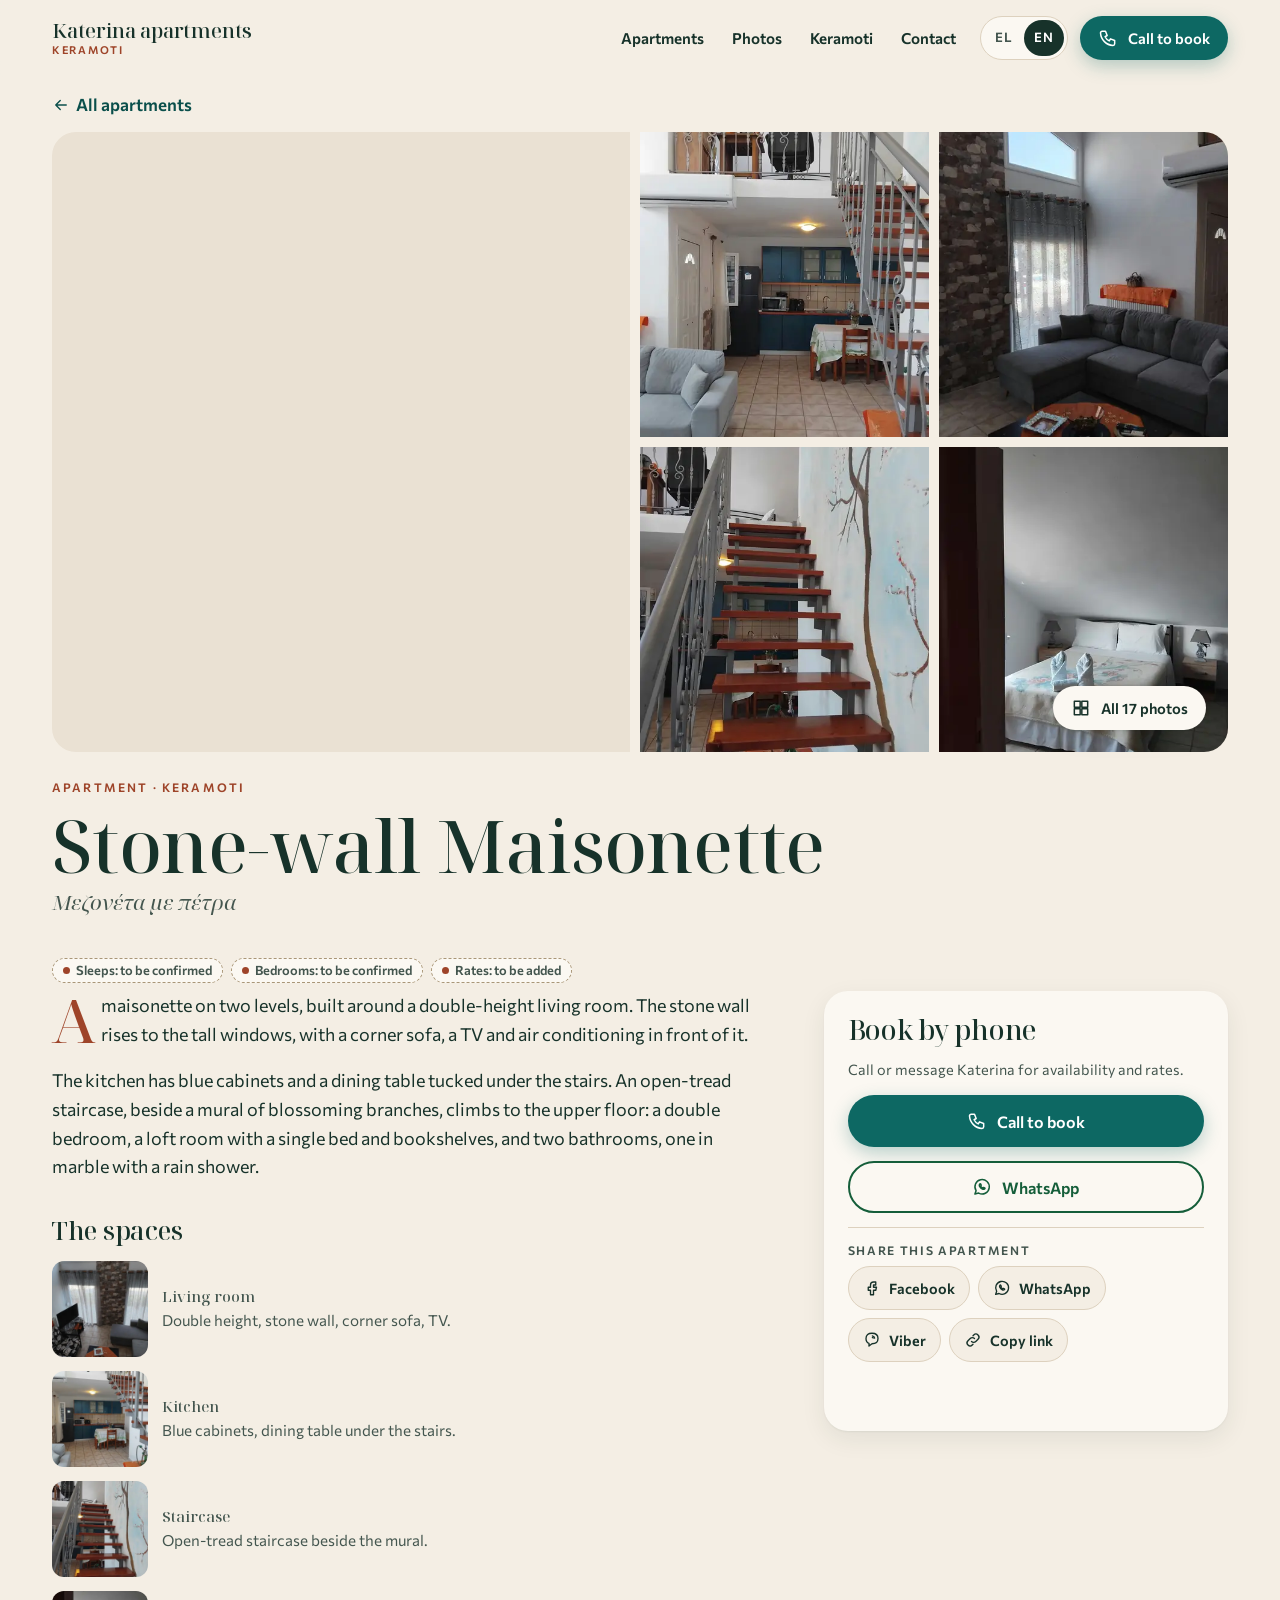
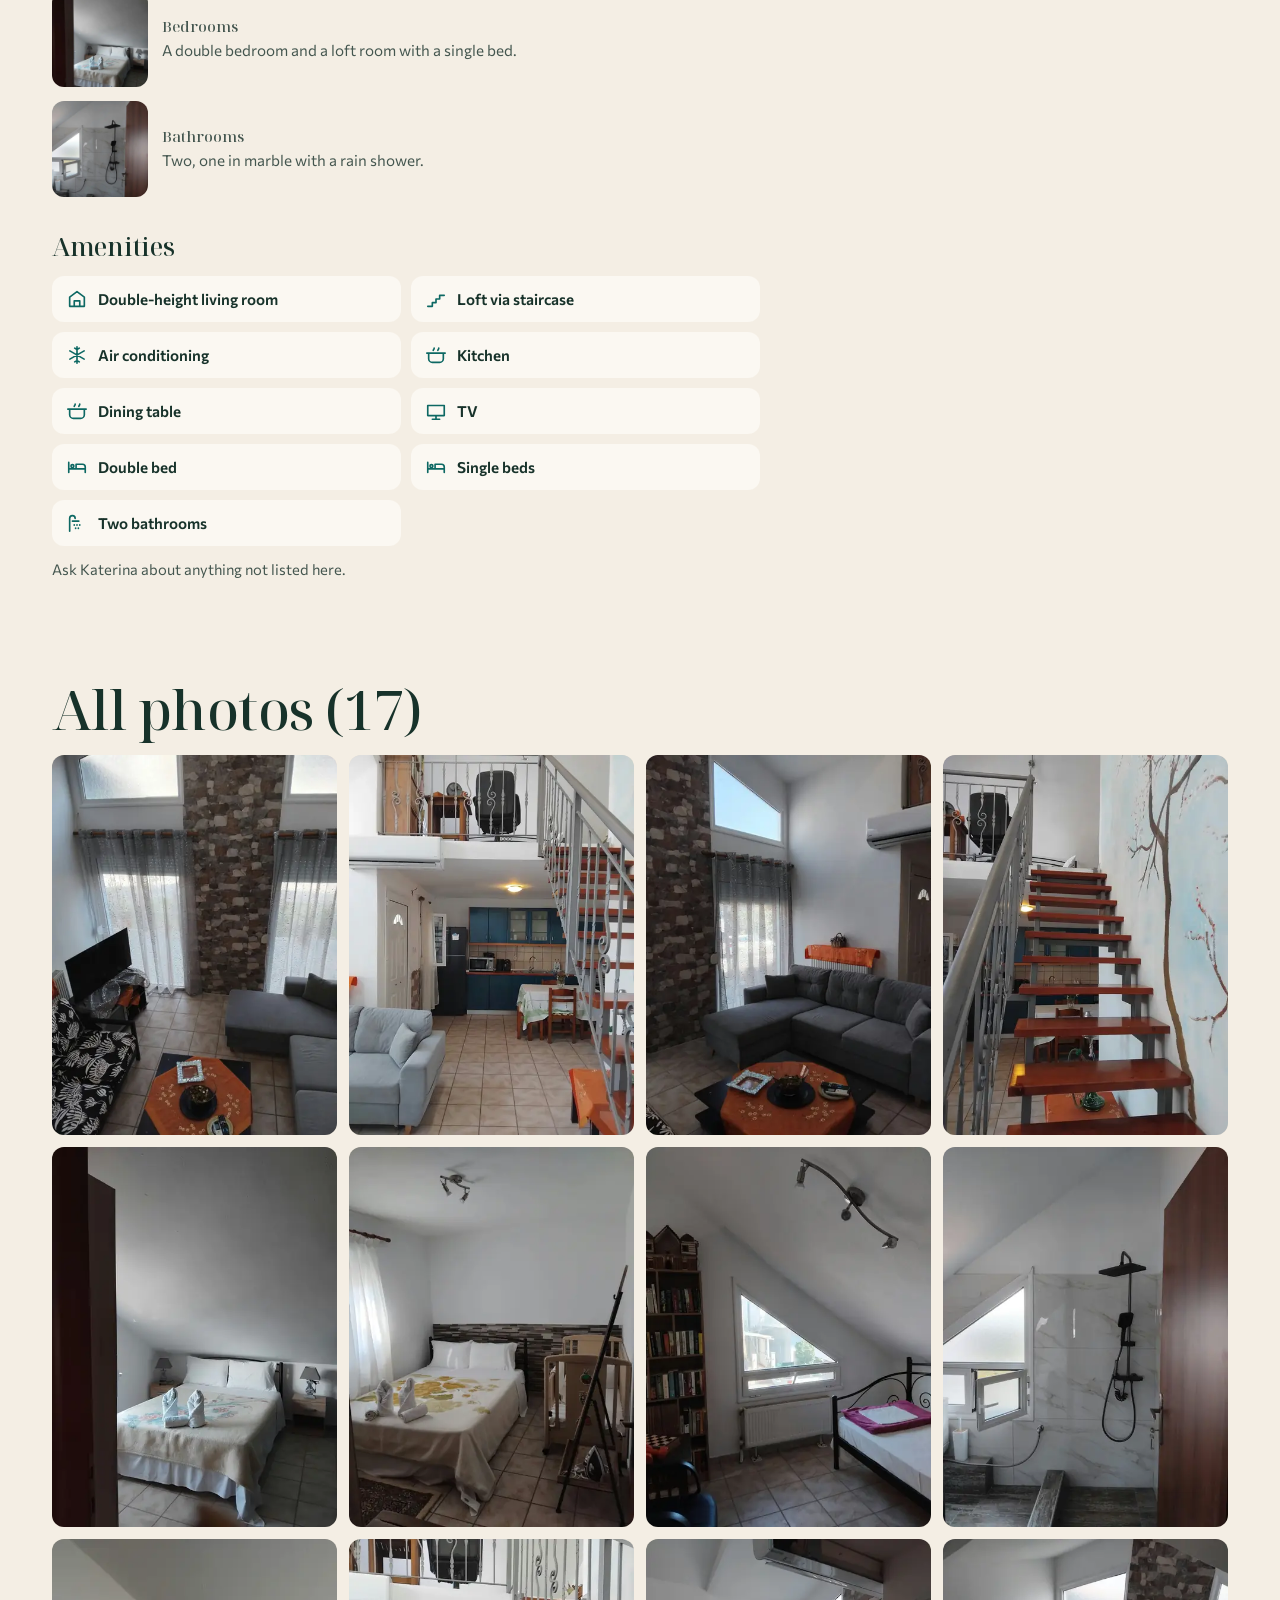
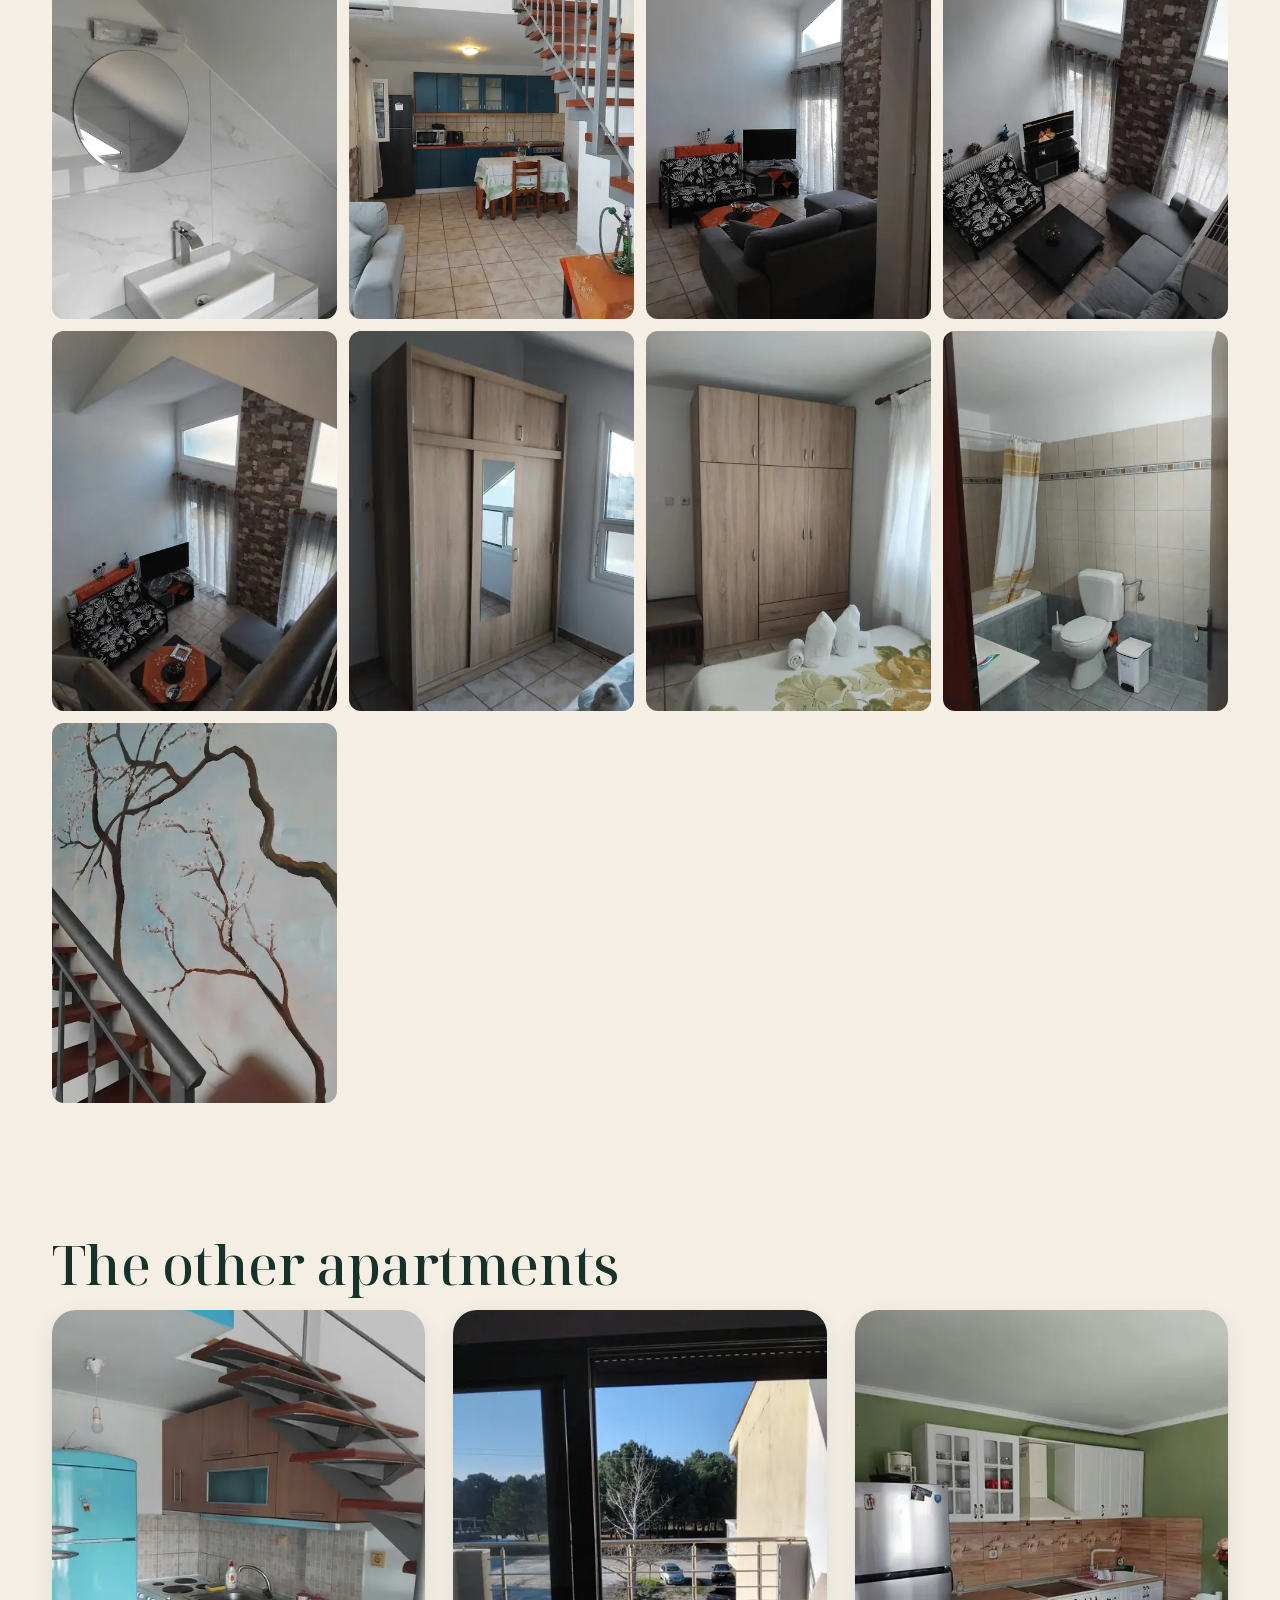
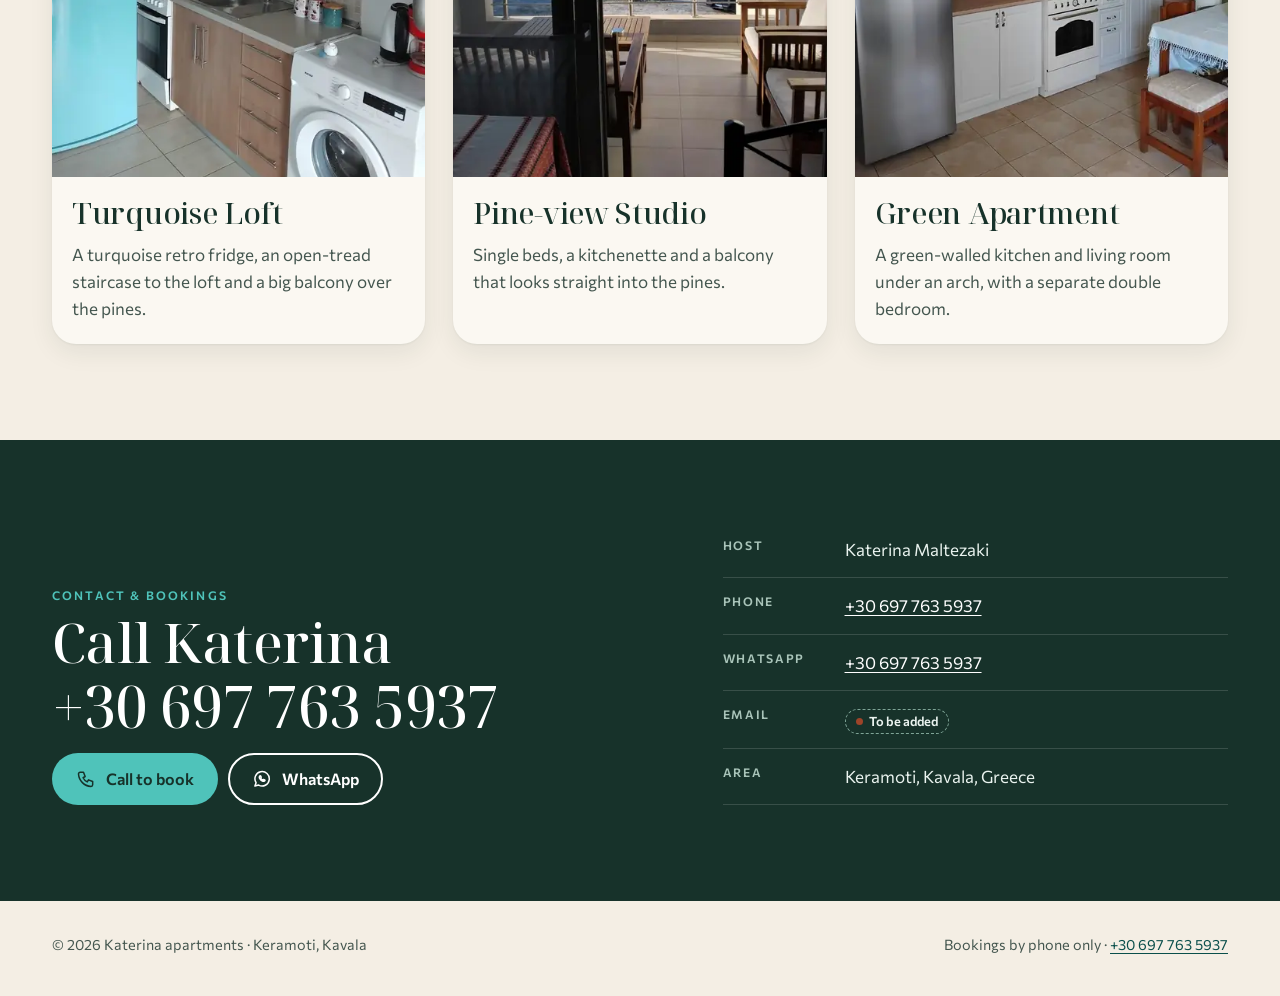
<file: apartments/stone-maisonette/index.html>
<!doctype html>
<html lang="el" data-lang="el" data-title-el="Μεζονέτα με πέτρα · Katerina apartments, Κεραμωτή" data-title-en="Stone-wall Maisonette · Katerina apartments, Keramoti">
<head>
<meta charset="utf-8">
<meta name="viewport" content="width=device-width, initial-scale=1, viewport-fit=cover">
<script>(function(){var d=document.documentElement,l=null;d.classList.add('js');try{l=new URLSearchParams(location.search).get('lang')||localStorage.getItem('lang')}catch(e){}if(l!=='el'&&l!=='en'){l=/^el\b/i.test(navigator.language||'el')?'el':'en'}d.setAttribute('data-lang',l);d.lang=l;document.title=d.getAttribute('data-title-'+l)})()</script>
<title>Μεζονέτα με πέτρα · Katerina apartments, Κεραμωτή</title>
<meta name="description" content="Σαλόνι διπλού ύψους με πέτρινο τοίχο, ζωγραφισμένη σκάλα και υπνοδωμάτια στη σοφίτα. Κρατήσεις τηλεφωνικά · A double-height living room with a stone wall, a painted staircase and loft bedrooms. Book by phone">
<link rel="canonical" href="https://dgetsi.github.io/keramoti-seaside-rooms/apartments/stone-maisonette/">
<link rel="alternate" hreflang="el" href="https://dgetsi.github.io/keramoti-seaside-rooms/apartments/stone-maisonette/?lang=el">
<link rel="alternate" hreflang="en" href="https://dgetsi.github.io/keramoti-seaside-rooms/apartments/stone-maisonette/?lang=en">
<link rel="alternate" hreflang="x-default" href="https://dgetsi.github.io/keramoti-seaside-rooms/apartments/stone-maisonette/">
<meta name="theme-color" content="#17322A">
<link rel="icon" href="../../assets/icon.svg" type="image/svg+xml">
<link rel="apple-touch-icon" href="../../assets/apple-touch-icon.png">
<link rel="preload" href="../../assets/fonts/noto-serif-display-latin-500-normal.woff2" as="font" type="font/woff2" crossorigin>
<link rel="stylesheet" href="../../assets/css/site.css">
<!-- Open Graph / sharing: absolute URLs only -->
<meta property="og:type" content="website">
<meta property="og:site_name" content="Katerina apartments">
<meta property="og:title" content="Μεζονέτα με πέτρα · Katerina apartments, Κεραμωτή · Stone-wall Maisonette · Katerina apartments, Keramoti">
<meta property="og:description" content="Σαλόνι διπλού ύψους με πέτρινο τοίχο, ζωγραφισμένη σκάλα και υπνοδωμάτια στη σοφίτα. Κρατήσεις τηλεφωνικά · A double-height living room with a stone wall, a painted staircase and loft bedrooms. Book by phone">
<meta property="og:url" content="https://dgetsi.github.io/keramoti-seaside-rooms/apartments/stone-maisonette/">
<meta property="og:image" content="https://dgetsi.github.io/keramoti-seaside-rooms/og/stone-maisonette.jpg">
<meta property="og:image:secure_url" content="https://dgetsi.github.io/keramoti-seaside-rooms/og/stone-maisonette.jpg">
<meta property="og:image:type" content="image/jpeg">
<meta property="og:image:width" content="1200">
<meta property="og:image:height" content="630">
<meta property="og:image:alt" content="Stone-wall Maisonette at Katerina apartments, Keramoti: three real photos of the apartment">
<meta property="og:locale" content="el_GR">
<meta property="og:locale:alternate" content="en_GB">
<meta name="twitter:card" content="summary_large_image">
<meta name="twitter:title" content="Μεζονέτα με πέτρα · Katerina apartments, Κεραμωτή · Stone-wall Maisonette · Katerina apartments, Keramoti">
<meta name="twitter:description" content="Σαλόνι διπλού ύψους με πέτρινο τοίχο, ζωγραφισμένη σκάλα και υπνοδωμάτια στη σοφίτα. Κρατήσεις τηλεφωνικά · A double-height living room with a stone wall, a painted staircase and loft bedrooms. Book by phone">
<meta name="twitter:image" content="https://dgetsi.github.io/keramoti-seaside-rooms/og/stone-maisonette.jpg">
<meta name="twitter:image:alt" content="Stone-wall Maisonette at Katerina apartments, Keramoti: three real photos of the apartment">

</head>
<body>
<a class="skip" href="#main"><span class="i-el" lang="el">Μετάβαση στο περιεχόμενο</span><span class="i-en" lang="en">Skip to content</span></a>
<svg width="0" height="0" style="position:absolute" aria-hidden="true"><defs><symbol id="i-phone" viewBox="0 0 24 24" fill="none" stroke="currentColor" stroke-width="1.8" stroke-linecap="round" stroke-linejoin="round"><path d="M5 4h4l2 5-2.5 1.5a11 11 0 0 0 5 5L15 13l5 2v4a2 2 0 0 1-2 2A16 16 0 0 1 3 6a2 2 0 0 1 2-2"/></symbol><symbol id="i-wa" viewBox="0 0 24 24" fill="none" stroke="currentColor" stroke-width="1.8" stroke-linecap="round" stroke-linejoin="round"><path d="M3.5 20.5l1.4-4.1A8.6 8.6 0 1 1 8 19.3z"/><path d="M9.3 8.4c.3-.5.8-.5 1.1 0l.6 1.3c.1.3 0 .6-.2.8l-.4.4c.5 1 1.3 1.8 2.3 2.3l.4-.4c.2-.2.5-.3.8-.2l1.3.6c.5.3.5.8 0 1.1-.8.5-1.8.6-2.7.2a8 8 0 0 1-3.5-3.5c-.4-.9-.3-1.9.3-2.6z"/></symbol><symbol id="i-viber" viewBox="0 0 24 24" fill="none" stroke="currentColor" stroke-width="1.8" stroke-linecap="round" stroke-linejoin="round"><path d="M12 3c5 0 8 2 8 7s-3 7-8 7l-4 3v-3.5C5 15.5 4 13 4 10c0-5 3-7 8-7z"/><path d="M12.5 6.5a3.5 3.5 0 0 1 3 3M12.5 8.5a1.5 1.5 0 0 1 1 1"/></symbol><symbol id="i-fb" viewBox="0 0 24 24" fill="none" stroke="currentColor" stroke-width="1.8" stroke-linecap="round" stroke-linejoin="round"><path d="M14 8h3V4h-3a4 4 0 0 0-4 4v3H7v4h3v6h4v-6h3l1-4h-4V8z"/></symbol><symbol id="i-link" viewBox="0 0 24 24" fill="none" stroke="currentColor" stroke-width="1.8" stroke-linecap="round" stroke-linejoin="round"><path d="M10 14a4 4 0 0 0 5.7 0l3-3a4 4 0 0 0-5.7-5.7l-1 1"/><path d="M14 10a4 4 0 0 0-5.7 0l-3 3a4 4 0 0 0 5.7 5.7l1-1"/></symbol><symbol id="i-share" viewBox="0 0 24 24" fill="none" stroke="currentColor" stroke-width="1.8" stroke-linecap="round" stroke-linejoin="round"><path d="M12 3v12M7 8l5-5 5 5M5 13v6a2 2 0 0 0 2 2h10a2 2 0 0 0 2-2v-6"/></symbol><symbol id="i-ac" viewBox="0 0 24 24" fill="none" stroke="currentColor" stroke-width="1.8" stroke-linecap="round" stroke-linejoin="round"><path d="M12 3v18M4.2 7.5l15.6 9M4.2 16.5l15.6-9M9.5 4.5 12 6l2.5-1.5M9.5 19.5 12 18l2.5 1.5"/></symbol><symbol id="i-kitchen" viewBox="0 0 24 24" fill="none" stroke="currentColor" stroke-width="1.8" stroke-linecap="round" stroke-linejoin="round"><path d="M4 10h16v6a4 4 0 0 1-4 4H8a4 4 0 0 1-4-4zM2 10h20M9 7c0-1 1-1 1-2.5M14 7c0-1 1-1 1-2.5"/></symbol><symbol id="i-fridge" viewBox="0 0 24 24" fill="none" stroke="currentColor" stroke-width="1.8" stroke-linecap="round" stroke-linejoin="round"><path d="M7 3h10a1 1 0 0 1 1 1v16a1 1 0 0 1-1 1H7a1 1 0 0 1-1-1V4a1 1 0 0 1 1-1zM6 10h12M9 6v2M9 13v3"/></symbol><symbol id="i-washer" viewBox="0 0 24 24" fill="none" stroke="currentColor" stroke-width="1.8" stroke-linecap="round" stroke-linejoin="round"><path d="M5 3h14v18H5zM5 7h14"/><circle cx="12" cy="14" r="4"/><path d="M8 5h1"/></symbol><symbol id="i-balcony" viewBox="0 0 24 24" fill="none" stroke="currentColor" stroke-width="1.8" stroke-linecap="round" stroke-linejoin="round"><path d="M3 12h18M5 12v8M9 12v8M13 12v8M17 12v8M3 20h18M7 12V4h10v8"/></symbol><symbol id="i-stairs" viewBox="0 0 24 24" fill="none" stroke="currentColor" stroke-width="1.8" stroke-linecap="round" stroke-linejoin="round"><path d="M3 20h5v-4h4v-4h4V8h5"/></symbol><symbol id="i-tv" viewBox="0 0 24 24" fill="none" stroke="currentColor" stroke-width="1.8" stroke-linecap="round" stroke-linejoin="round"><path d="M3 6h18v11H3zM8 21h8M12 17v4"/></symbol><symbol id="i-bed" viewBox="0 0 24 24" fill="none" stroke="currentColor" stroke-width="1.8" stroke-linecap="round" stroke-linejoin="round"><path d="M3 18V7M3 14h18v4M21 14v-2a3 3 0 0 0-3-3h-7v5"/><circle cx="7" cy="11" r="1.6"/></symbol><symbol id="i-shower" viewBox="0 0 24 24" fill="none" stroke="currentColor" stroke-width="1.8" stroke-linecap="round" stroke-linejoin="round"><path d="M4 21V7a3 3 0 0 1 6 0M7 10h7M9 14v.5M12 14v.5M15 14v.5M10.5 17.5v.5M13.5 17.5v.5"/></symbol><symbol id="i-pine" viewBox="0 0 24 24" fill="none" stroke="currentColor" stroke-width="1.8" stroke-linecap="round" stroke-linejoin="round"><path d="M12 3l5 7h-3l4 6H6l4-6H7zM12 16v5"/></symbol><symbol id="i-home" viewBox="0 0 24 24" fill="none" stroke="currentColor" stroke-width="1.8" stroke-linecap="round" stroke-linejoin="round"><path d="M4 20V10l8-6 8 6v10zM9 20v-6h6v6"/></symbol><symbol id="i-arrow" viewBox="0 0 24 24" fill="none" stroke="currentColor" stroke-width="1.8" stroke-linecap="round" stroke-linejoin="round"><path d="M5 12h14M13 6l6 6-6 6"/></symbol><symbol id="i-back" viewBox="0 0 24 24" fill="none" stroke="currentColor" stroke-width="1.8" stroke-linecap="round" stroke-linejoin="round"><path d="M19 12H5M11 6l-6 6 6 6"/></symbol><symbol id="i-prev" viewBox="0 0 24 24" fill="none" stroke="currentColor" stroke-width="1.8" stroke-linecap="round" stroke-linejoin="round"><path d="M15 6l-6 6 6 6"/></symbol><symbol id="i-next" viewBox="0 0 24 24" fill="none" stroke="currentColor" stroke-width="1.8" stroke-linecap="round" stroke-linejoin="round"><path d="M9 6l6 6-6 6"/></symbol><symbol id="i-close" viewBox="0 0 24 24" fill="none" stroke="currentColor" stroke-width="1.8" stroke-linecap="round" stroke-linejoin="round"><path d="M6 6l12 12M18 6 6 18"/></symbol><symbol id="i-grid" viewBox="0 0 24 24" fill="none" stroke="currentColor" stroke-width="1.8" stroke-linecap="round" stroke-linejoin="round"><path d="M4 4h7v7H4zM13 4h7v7h-7zM4 13h7v7H4zM13 13h7v7h-7z"/></symbol><symbol id="i-mail" viewBox="0 0 24 24" fill="none" stroke="currentColor" stroke-width="1.8" stroke-linecap="round" stroke-linejoin="round"><path d="M3 6h18v12H3zM3 7l9 6 9-6"/></symbol><symbol id="i-pin" viewBox="0 0 24 24" fill="none" stroke="currentColor" stroke-width="1.8" stroke-linecap="round" stroke-linejoin="round"><path d="M12 21s-7-6.2-7-11.5a7 7 0 0 1 14 0C19 14.8 12 21 12 21z"/><circle cx="12" cy="9.5" r="2.5"/></symbol></defs></svg>
<header class="hdr">
 <div class="wrap">
  <a class="brand" href="../../"><b>Katerina apartments</b><small><span class="i-el" lang="el">Κεραμωτή</span><span class="i-en" lang="en">Keramoti</span></small></a>
  <nav class="nav" aria-label="Κύριο μενού" data-aria-el="Κύριο μενού" data-aria-en="Main menu"><a href="../../#apartments"><span class="i-el" lang="el">Διαμερίσματα</span><span class="i-en" lang="en">Apartments</span></a><a href="../../#photos"><span class="i-el" lang="el">Φωτογραφίες</span><span class="i-en" lang="en">Photos</span></a><a href="../../#keramoti"><span class="i-el" lang="el">Κεραμωτή</span><span class="i-en" lang="en">Keramoti</span></a><a href="../../#contact"><span class="i-el" lang="el">Επικοινωνία</span><span class="i-en" lang="en">Contact</span></a></nav>
  <div class="lang" role="group" aria-label="Γλώσσα / Language">
   <button type="button" data-set-lang="el" aria-pressed="true"><span aria-hidden="true">EL</span><span class="sr-only">Ελληνικά</span></button>
   <button type="button" data-set-lang="en" aria-pressed="false"><span aria-hidden="true">EN</span><span class="sr-only">English</span></button>
  </div>
  <a class="btn btn-call btn-sm" href="tel:+306977635937"><svg aria-hidden="true" focusable="false"><use href="#i-phone"/></svg><span class="i-el" lang="el">Καλέστε για κράτηση</span><span class="i-en" lang="en">Call to book</span></a>
 </div>
</header><main id="main">
<div class="wrap">
 <a class="crumb" href="../../#apartments"><svg aria-hidden="true" focusable="false"><use href="#i-back"/></svg><span class="i-el" lang="el">Όλα τα διαμερίσματα</span><span class="i-en" lang="en">All apartments</span></a>
 <section class="room-hero" aria-label="Φωτογραφίες" data-aria-el="Φωτογραφίες" data-aria-en="Photos">
  <div class="car" data-car>
  <div class="car-track" tabindex="0" role="group" aria-roledescription="carousel" aria-label="Μεζονέτα με πέτρα: φωτογραφίες" data-aria-el="Μεζονέτα με πέτρα: φωτογραφίες" data-aria-en="Stone-wall Maisonette: photos"><a href="../../assets/img/stone-maisonette-01-1200.webp" data-lb="room"><picture><source type="image/webp" srcset="../../assets/img/stone-maisonette-01-480.webp 480w,../../assets/img/stone-maisonette-01-800.webp 800w,../../assets/img/stone-maisonette-01-1200.webp 1200w" sizes="100vw"><img src="../../assets/img/stone-maisonette-01-800.jpg" width="1200" height="1600" alt="Σαλόνι διπλού ύψους με πέτρινο τοίχο, από τη σοφίτα" data-alt-el="Σαλόνι διπλού ύψους με πέτρινο τοίχο, από τη σοφίτα" data-alt-en="Double-height living room with stone wall, seen from the loft" fetchpriority="high" loading="eager" decoding="async"></picture></a><a href="../../assets/img/stone-maisonette-02-1200.webp" data-lb="room"><picture><source type="image/webp" srcset="../../assets/img/stone-maisonette-02-480.webp 480w,../../assets/img/stone-maisonette-02-800.webp 800w,../../assets/img/stone-maisonette-02-1200.webp 1200w" sizes="100vw"><img src="../../assets/img/stone-maisonette-02-800.jpg" width="1200" height="1600" alt="Σαλόνι, κουζίνα και σκάλα προς τον όροφο" data-alt-el="Σαλόνι, κουζίνα και σκάλα προς τον όροφο" data-alt-en="Living room, kitchen and staircase to the upper floor" loading="lazy" decoding="async"></picture></a><a href="../../assets/img/stone-maisonette-03-1200.webp" data-lb="room"><picture><source type="image/webp" srcset="../../assets/img/stone-maisonette-03-480.webp 480w,../../assets/img/stone-maisonette-03-800.webp 800w,../../assets/img/stone-maisonette-03-1200.webp 1200w" sizes="100vw"><img src="../../assets/img/stone-maisonette-03-800.jpg" width="1200" height="1600" alt="Γωνιακός καναπές μπροστά στον πέτρινο τοίχο" data-alt-el="Γωνιακός καναπές μπροστά στον πέτρινο τοίχο" data-alt-en="Corner sofa in front of the stone wall" loading="lazy" decoding="async"></picture></a><a href="../../assets/img/stone-maisonette-04-1200.webp" data-lb="room"><picture><source type="image/webp" srcset="../../assets/img/stone-maisonette-04-480.webp 480w,../../assets/img/stone-maisonette-04-800.webp 800w,../../assets/img/stone-maisonette-04-1200.webp 1200w" sizes="100vw"><img src="../../assets/img/stone-maisonette-04-800.jpg" width="1200" height="1600" alt="Ανοιχτή σκάλα δίπλα σε τοιχογραφία με ανθισμένα κλαδιά" data-alt-el="Ανοιχτή σκάλα δίπλα σε τοιχογραφία με ανθισμένα κλαδιά" data-alt-en="Open-tread staircase beside a blossom-branch mural" loading="lazy" decoding="async"></picture></a><a href="../../assets/img/stone-maisonette-05-1200.webp" data-lb="room"><picture><source type="image/webp" srcset="../../assets/img/stone-maisonette-05-480.webp 480w,../../assets/img/stone-maisonette-05-800.webp 800w,../../assets/img/stone-maisonette-05-1200.webp 1200w" sizes="100vw"><img src="../../assets/img/stone-maisonette-05-800.jpg" width="1200" height="1600" alt="Διπλό υπνοδωμάτιο με πορτατίφ" data-alt-el="Διπλό υπνοδωμάτιο με πορτατίφ" data-alt-en="Double bedroom with lamps" loading="lazy" decoding="async"></picture></a><a href="../../assets/img/stone-maisonette-06-1200.webp" data-lb="room"><picture><source type="image/webp" srcset="../../assets/img/stone-maisonette-06-480.webp 480w,../../assets/img/stone-maisonette-06-800.webp 800w,../../assets/img/stone-maisonette-06-1200.webp 1200w" sizes="100vw"><img src="../../assets/img/stone-maisonette-06-800.jpg" width="1200" height="1600" alt="Υπνοδωμάτιο με διπλό κρεβάτι και πέτρινη επένδυση" data-alt-el="Υπνοδωμάτιο με διπλό κρεβάτι και πέτρινη επένδυση" data-alt-en="Bedroom with double bed and stone-clad wall" loading="lazy" decoding="async"></picture></a><a href="../../assets/img/stone-maisonette-07-1200.webp" data-lb="room"><picture><source type="image/webp" srcset="../../assets/img/stone-maisonette-07-480.webp 480w,../../assets/img/stone-maisonette-07-800.webp 800w,../../assets/img/stone-maisonette-07-1200.webp 1200w" sizes="100vw"><img src="../../assets/img/stone-maisonette-07-800.jpg" width="1200" height="1600" alt="Δωμάτιο σοφίτας με μονό κρεβάτι και βιβλιοθήκη" data-alt-el="Δωμάτιο σοφίτας με μονό κρεβάτι και βιβλιοθήκη" data-alt-en="Loft room with single bed and bookshelves" loading="lazy" decoding="async"></picture></a><a href="../../assets/img/stone-maisonette-08-1200.webp" data-lb="room"><picture><source type="image/webp" srcset="../../assets/img/stone-maisonette-08-480.webp 480w,../../assets/img/stone-maisonette-08-800.webp 800w,../../assets/img/stone-maisonette-08-1200.webp 1200w" sizes="100vw"><img src="../../assets/img/stone-maisonette-08-800.jpg" width="1200" height="1600" alt="Μπάνιο με μάρμαρο και ντους-βροχή" data-alt-el="Μπάνιο με μάρμαρο και ντους-βροχή" data-alt-en="Marble-tiled bathroom with rain shower" loading="lazy" decoding="async"></picture></a><a href="../../assets/img/stone-maisonette-09-1200.webp" data-lb="room"><picture><source type="image/webp" srcset="../../assets/img/stone-maisonette-09-480.webp 480w,../../assets/img/stone-maisonette-09-800.webp 800w,../../assets/img/stone-maisonette-09-1200.webp 1200w" sizes="100vw"><img src="../../assets/img/stone-maisonette-09-800.jpg" width="1200" height="1600" alt="Στρογγυλός καθρέφτης και νιπτήρας" data-alt-el="Στρογγυλός καθρέφτης και νιπτήρας" data-alt-en="Round mirror and basin" loading="lazy" decoding="async"></picture></a><a href="../../assets/img/stone-maisonette-10-1200.webp" data-lb="room"><picture><source type="image/webp" srcset="../../assets/img/stone-maisonette-10-480.webp 480w,../../assets/img/stone-maisonette-10-800.webp 800w,../../assets/img/stone-maisonette-10-1200.webp 1200w" sizes="100vw"><img src="../../assets/img/stone-maisonette-10-800.jpg" width="1200" height="1600" alt="Κουζίνα με μπλε ντουλάπια και τραπεζαρία κάτω από τη σκάλα" data-alt-el="Κουζίνα με μπλε ντουλάπια και τραπεζαρία κάτω από τη σκάλα" data-alt-en="Kitchen with blue cabinets and dining table under the stairs" loading="lazy" decoding="async"></picture></a><a href="../../assets/img/stone-maisonette-11-1200.webp" data-lb="room"><picture><source type="image/webp" srcset="../../assets/img/stone-maisonette-11-480.webp 480w,../../assets/img/stone-maisonette-11-800.webp 800w,../../assets/img/stone-maisonette-11-1200.webp 1200w" sizes="100vw"><img src="../../assets/img/stone-maisonette-11-800.jpg" width="1200" height="1600" alt="Σαλόνι με τηλεόραση και κλιματιστικό" data-alt-el="Σαλόνι με τηλεόραση και κλιματιστικό" data-alt-en="Living room with TV and air conditioning" loading="lazy" decoding="async"></picture></a><a href="../../assets/img/stone-maisonette-12-1200.webp" data-lb="room"><picture><source type="image/webp" srcset="../../assets/img/stone-maisonette-12-480.webp 480w,../../assets/img/stone-maisonette-12-800.webp 800w,../../assets/img/stone-maisonette-12-1200.webp 1200w" sizes="100vw"><img src="../../assets/img/stone-maisonette-12-800.jpg" width="1200" height="1600" alt="Το σαλόνι από ψηλά" data-alt-el="Το σαλόνι από ψηλά" data-alt-en="The living room from above" loading="lazy" decoding="async"></picture></a><a href="../../assets/img/stone-maisonette-13-1200.webp" data-lb="room"><picture><source type="image/webp" srcset="../../assets/img/stone-maisonette-13-480.webp 480w,../../assets/img/stone-maisonette-13-800.webp 800w,../../assets/img/stone-maisonette-13-1200.webp 1200w" sizes="100vw"><img src="../../assets/img/stone-maisonette-13-800.jpg" width="1200" height="1600" alt="Πέτρινος τοίχος και ψηλά παράθυρα" data-alt-el="Πέτρινος τοίχος και ψηλά παράθυρα" data-alt-en="Stone wall and tall windows" loading="lazy" decoding="async"></picture></a><a href="../../assets/img/stone-maisonette-14-1200.webp" data-lb="room"><picture><source type="image/webp" srcset="../../assets/img/stone-maisonette-14-480.webp 480w,../../assets/img/stone-maisonette-14-800.webp 800w,../../assets/img/stone-maisonette-14-1200.webp 1200w" sizes="100vw"><img src="../../assets/img/stone-maisonette-14-800.jpg" width="1200" height="1600" alt="Ντουλάπα με καθρέφτη" data-alt-el="Ντουλάπα με καθρέφτη" data-alt-en="Wardrobe with mirror" loading="lazy" decoding="async"></picture></a><a href="../../assets/img/stone-maisonette-15-1200.webp" data-lb="room"><picture><source type="image/webp" srcset="../../assets/img/stone-maisonette-15-480.webp 480w,../../assets/img/stone-maisonette-15-800.webp 800w,../../assets/img/stone-maisonette-15-1200.webp 1200w" sizes="100vw"><img src="../../assets/img/stone-maisonette-15-800.jpg" width="1200" height="1600" alt="Υπνοδωμάτιο με ντουλάπα" data-alt-el="Υπνοδωμάτιο με ντουλάπα" data-alt-en="Bedroom with wardrobe" loading="lazy" decoding="async"></picture></a><a href="../../assets/img/stone-maisonette-16-1200.webp" data-lb="room"><picture><source type="image/webp" srcset="../../assets/img/stone-maisonette-16-480.webp 480w,../../assets/img/stone-maisonette-16-800.webp 800w,../../assets/img/stone-maisonette-16-1200.webp 1200w" sizes="100vw"><img src="../../assets/img/stone-maisonette-16-800.jpg" width="1200" height="1600" alt="Δεύτερο μπάνιο" data-alt-el="Δεύτερο μπάνιο" data-alt-en="Second bathroom" loading="lazy" decoding="async"></picture></a><a href="../../assets/img/stone-maisonette-17-1200.webp" data-lb="room"><picture><source type="image/webp" srcset="../../assets/img/stone-maisonette-17-480.webp 480w,../../assets/img/stone-maisonette-17-800.webp 800w,../../assets/img/stone-maisonette-17-1200.webp 1200w" sizes="100vw"><img src="../../assets/img/stone-maisonette-17-800.jpg" width="1200" height="1600" alt="Λεπτομέρεια από την τοιχογραφία με τα ανθισμένα κλαδιά" data-alt-el="Λεπτομέρεια από την τοιχογραφία με τα ανθισμένα κλαδιά" data-alt-en="Detail of the blossom-branch mural" loading="lazy" decoding="async"></picture></a></div>
  <button class="car-btn car-prev" type="button" tabindex="-1" aria-hidden="true"><svg aria-hidden="true" focusable="false"><use href="#i-prev"/></svg></button>
  <button class="car-btn car-next" type="button" tabindex="-1" aria-hidden="true"><svg aria-hidden="true" focusable="false"><use href="#i-next"/></svg></button>
  <span class="car-count" aria-hidden="true"></span>
 </div>
  <div class="bento"><a href="../../assets/img/stone-maisonette-01-1200.webp" data-lb="room"><picture><source type="image/webp" srcset="../../assets/img/stone-maisonette-01-480.webp 480w,../../assets/img/stone-maisonette-01-800.webp 800w,../../assets/img/stone-maisonette-01-1200.webp 1200w" sizes="(min-width:960px) 50vw, 100vw"><img src="../../assets/img/stone-maisonette-01-800.jpg" width="1200" height="1600" alt="Σαλόνι διπλού ύψους με πέτρινο τοίχο, από τη σοφίτα" data-alt-el="Σαλόνι διπλού ύψους με πέτρινο τοίχο, από τη σοφίτα" data-alt-en="Double-height living room with stone wall, seen from the loft" fetchpriority="high" loading="eager" decoding="async"></picture></a><a href="../../assets/img/stone-maisonette-02-1200.webp" data-lb="room"><picture><source type="image/webp" srcset="../../assets/img/stone-maisonette-02-480.webp 480w,../../assets/img/stone-maisonette-02-800.webp 800w,../../assets/img/stone-maisonette-02-1200.webp 1200w" sizes="25vw"><img src="../../assets/img/stone-maisonette-02-800.jpg" width="1200" height="1600" alt="Σαλόνι, κουζίνα και σκάλα προς τον όροφο" data-alt-el="Σαλόνι, κουζίνα και σκάλα προς τον όροφο" data-alt-en="Living room, kitchen and staircase to the upper floor" loading="lazy" decoding="async"></picture></a><a href="../../assets/img/stone-maisonette-03-1200.webp" data-lb="room"><picture><source type="image/webp" srcset="../../assets/img/stone-maisonette-03-480.webp 480w,../../assets/img/stone-maisonette-03-800.webp 800w,../../assets/img/stone-maisonette-03-1200.webp 1200w" sizes="25vw"><img src="../../assets/img/stone-maisonette-03-800.jpg" width="1200" height="1600" alt="Γωνιακός καναπές μπροστά στον πέτρινο τοίχο" data-alt-el="Γωνιακός καναπές μπροστά στον πέτρινο τοίχο" data-alt-en="Corner sofa in front of the stone wall" loading="lazy" decoding="async"></picture></a><a href="../../assets/img/stone-maisonette-04-1200.webp" data-lb="room"><picture><source type="image/webp" srcset="../../assets/img/stone-maisonette-04-480.webp 480w,../../assets/img/stone-maisonette-04-800.webp 800w,../../assets/img/stone-maisonette-04-1200.webp 1200w" sizes="25vw"><img src="../../assets/img/stone-maisonette-04-800.jpg" width="1200" height="1600" alt="Ανοιχτή σκάλα δίπλα σε τοιχογραφία με ανθισμένα κλαδιά" data-alt-el="Ανοιχτή σκάλα δίπλα σε τοιχογραφία με ανθισμένα κλαδιά" data-alt-en="Open-tread staircase beside a blossom-branch mural" loading="lazy" decoding="async"></picture></a><a href="../../assets/img/stone-maisonette-05-1200.webp" data-lb="room"><picture><source type="image/webp" srcset="../../assets/img/stone-maisonette-05-480.webp 480w,../../assets/img/stone-maisonette-05-800.webp 800w,../../assets/img/stone-maisonette-05-1200.webp 1200w" sizes="25vw"><img src="../../assets/img/stone-maisonette-05-800.jpg" width="1200" height="1600" alt="Διπλό υπνοδωμάτιο με πορτατίφ" data-alt-el="Διπλό υπνοδωμάτιο με πορτατίφ" data-alt-en="Double bedroom with lamps" loading="lazy" decoding="async"></picture></a></div>
  <div class="showall"><a class="btn" href="#all-photos"><svg aria-hidden="true" focusable="false"><use href="#i-grid"/></svg><span class="i-el" lang="el">Όλες (17)</span><span class="i-en" lang="en">All 17 photos</span></a></div>
 </section>

 <header class="room-head">
  <div><p class="kicker" style="color:var(--terra);margin:0 0 10px"><span class="i-el" lang="el">Διαμέρισμα · Κεραμωτή</span><span class="i-en" lang="en">Apartment · Keramoti</span></p>
   <h1><span class="i-el" lang="el">Μεζονέτα με πέτρα</span><span class="i-en" lang="en">Stone-wall Maisonette</span></h1><p class="alt-name"><span class="i-el" lang="el">Stone-wall Maisonette</span><span class="i-en" lang="en">Μεζονέτα με πέτρα</span></p></div>
  <ul class="qf">
   <li><span class="tbc"><span class="i-el" lang="el">Άτομα: προς επιβεβαίωση</span><span class="i-en" lang="en">Sleeps: to be confirmed</span></span></li>
   <li><span class="tbc"><span class="i-el" lang="el">Υπνοδωμάτια: προς επιβεβαίωση</span><span class="i-en" lang="en">Bedrooms: to be confirmed</span></span></li>
   <li><span class="tbc"><span class="i-el" lang="el">Τιμές: θα προστεθούν</span><span class="i-en" lang="en">Rates: to be added</span></span></li>
  </ul>
 </header>

 <div class="room-layout" style="padding-bottom:48px">
  <div>
   <div class="prose"><p><span class="i-el" lang="el">Μεζονέτα σε δύο επίπεδα, χτισμένη γύρω από ένα σαλόνι διπλού ύψους. Ο πέτρινος τοίχος ανεβαίνει ως τα ψηλά παράθυρα, μπροστά του ένας γωνιακός καναπές, τηλεόραση και κλιματισμός.</span><span class="i-en" lang="en">A maisonette on two levels, built around a double-height living room. The stone wall rises to the tall windows, with a corner sofa, a TV and air conditioning in front of it.</span></p><p><span class="i-el" lang="el">Η κουζίνα έχει μπλε ντουλάπια και τραπεζαρία κάτω από τη σκάλα. Μια ανοιχτή σκάλα, δίπλα σε τοιχογραφία με ανθισμένα κλαδιά, ανεβαίνει στον όροφο: διπλό υπνοδωμάτιο, δωμάτιο σοφίτας με μονό κρεβάτι και βιβλιοθήκη, και δύο μπάνια, το ένα με μάρμαρο και ντους-βροχή.</span><span class="i-en" lang="en">The kitchen has blue cabinets and a dining table tucked under the stairs. An open-tread staircase, beside a mural of blossoming branches, climbs to the upper floor: a double bedroom, a loft room with a single bed and bookshelves, and two bathrooms, one in marble with a rain shower.</span></p></div>
   <h2 class="h3"><span class="i-el" lang="el">Οι χώροι</span><span class="i-en" lang="en">The spaces</span></h2>
   <ul class="spaces"><li><a href="../../assets/img/stone-maisonette-01-1200.webp" data-lb="room"><picture><source type="image/webp" srcset="../../assets/img/stone-maisonette-01-480.webp 480w,../../assets/img/stone-maisonette-01-800.webp 800w,../../assets/img/stone-maisonette-01-1200.webp 1200w" sizes="96px"><img src="../../assets/img/stone-maisonette-01-800.jpg" width="1200" height="1600" alt="Σαλόνι διπλού ύψους με πέτρινο τοίχο, από τη σοφίτα" data-alt-el="Σαλόνι διπλού ύψους με πέτρινο τοίχο, από τη σοφίτα" data-alt-en="Double-height living room with stone wall, seen from the loft" loading="lazy" decoding="async"></picture></a><div><b><span class="i-el" lang="el">Σαλόνι</span><span class="i-en" lang="en">Living room</span></b><span><span class="i-el" lang="el">Διπλού ύψους, πέτρινος τοίχος, γωνιακός καναπές, τηλεόραση.</span><span class="i-en" lang="en">Double height, stone wall, corner sofa, TV.</span></span></div></li><li><a href="../../assets/img/stone-maisonette-10-1200.webp" data-lb="room"><picture><source type="image/webp" srcset="../../assets/img/stone-maisonette-10-480.webp 480w,../../assets/img/stone-maisonette-10-800.webp 800w,../../assets/img/stone-maisonette-10-1200.webp 1200w" sizes="96px"><img src="../../assets/img/stone-maisonette-10-800.jpg" width="1200" height="1600" alt="Κουζίνα με μπλε ντουλάπια και τραπεζαρία κάτω από τη σκάλα" data-alt-el="Κουζίνα με μπλε ντουλάπια και τραπεζαρία κάτω από τη σκάλα" data-alt-en="Kitchen with blue cabinets and dining table under the stairs" loading="lazy" decoding="async"></picture></a><div><b><span class="i-el" lang="el">Κουζίνα</span><span class="i-en" lang="en">Kitchen</span></b><span><span class="i-el" lang="el">Μπλε ντουλάπια, τραπεζαρία κάτω από τη σκάλα.</span><span class="i-en" lang="en">Blue cabinets, dining table under the stairs.</span></span></div></li><li><a href="../../assets/img/stone-maisonette-04-1200.webp" data-lb="room"><picture><source type="image/webp" srcset="../../assets/img/stone-maisonette-04-480.webp 480w,../../assets/img/stone-maisonette-04-800.webp 800w,../../assets/img/stone-maisonette-04-1200.webp 1200w" sizes="96px"><img src="../../assets/img/stone-maisonette-04-800.jpg" width="1200" height="1600" alt="Ανοιχτή σκάλα δίπλα σε τοιχογραφία με ανθισμένα κλαδιά" data-alt-el="Ανοιχτή σκάλα δίπλα σε τοιχογραφία με ανθισμένα κλαδιά" data-alt-en="Open-tread staircase beside a blossom-branch mural" loading="lazy" decoding="async"></picture></a><div><b><span class="i-el" lang="el">Σκάλα</span><span class="i-en" lang="en">Staircase</span></b><span><span class="i-el" lang="el">Ανοιχτή σκάλα δίπλα στην τοιχογραφία.</span><span class="i-en" lang="en">Open-tread staircase beside the mural.</span></span></div></li><li><a href="../../assets/img/stone-maisonette-05-1200.webp" data-lb="room"><picture><source type="image/webp" srcset="../../assets/img/stone-maisonette-05-480.webp 480w,../../assets/img/stone-maisonette-05-800.webp 800w,../../assets/img/stone-maisonette-05-1200.webp 1200w" sizes="96px"><img src="../../assets/img/stone-maisonette-05-800.jpg" width="1200" height="1600" alt="Διπλό υπνοδωμάτιο με πορτατίφ" data-alt-el="Διπλό υπνοδωμάτιο με πορτατίφ" data-alt-en="Double bedroom with lamps" loading="lazy" decoding="async"></picture></a><div><b><span class="i-el" lang="el">Υπνοδωμάτια</span><span class="i-en" lang="en">Bedrooms</span></b><span><span class="i-el" lang="el">Διπλό υπνοδωμάτιο και δωμάτιο σοφίτας με μονό κρεβάτι.</span><span class="i-en" lang="en">A double bedroom and a loft room with a single bed.</span></span></div></li><li><a href="../../assets/img/stone-maisonette-08-1200.webp" data-lb="room"><picture><source type="image/webp" srcset="../../assets/img/stone-maisonette-08-480.webp 480w,../../assets/img/stone-maisonette-08-800.webp 800w,../../assets/img/stone-maisonette-08-1200.webp 1200w" sizes="96px"><img src="../../assets/img/stone-maisonette-08-800.jpg" width="1200" height="1600" alt="Μπάνιο με μάρμαρο και ντους-βροχή" data-alt-el="Μπάνιο με μάρμαρο και ντους-βροχή" data-alt-en="Marble-tiled bathroom with rain shower" loading="lazy" decoding="async"></picture></a><div><b><span class="i-el" lang="el">Μπάνια</span><span class="i-en" lang="en">Bathrooms</span></b><span><span class="i-el" lang="el">Δύο, το ένα με μάρμαρο και ντους-βροχή.</span><span class="i-en" lang="en">Two, one in marble with a rain shower.</span></span></div></li></ul>
   <h2 class="h3"><span class="i-el" lang="el">Παροχές</span><span class="i-en" lang="en">Amenities</span></h2>
   <ul class="amen"><li><svg aria-hidden="true" focusable="false"><use href="#i-home"/></svg><span class="i-el" lang="el">Σαλόνι διπλού ύψους</span><span class="i-en" lang="en">Double-height living room</span></li><li><svg aria-hidden="true" focusable="false"><use href="#i-stairs"/></svg><span class="i-el" lang="el">Σοφίτα με σκάλα</span><span class="i-en" lang="en">Loft via staircase</span></li><li><svg aria-hidden="true" focusable="false"><use href="#i-ac"/></svg><span class="i-el" lang="el">Κλιματισμός</span><span class="i-en" lang="en">Air conditioning</span></li><li><svg aria-hidden="true" focusable="false"><use href="#i-kitchen"/></svg><span class="i-el" lang="el">Κουζίνα</span><span class="i-en" lang="en">Kitchen</span></li><li><svg aria-hidden="true" focusable="false"><use href="#i-kitchen"/></svg><span class="i-el" lang="el">Τραπεζαρία</span><span class="i-en" lang="en">Dining table</span></li><li><svg aria-hidden="true" focusable="false"><use href="#i-tv"/></svg><span class="i-el" lang="el">Τηλεόραση</span><span class="i-en" lang="en">TV</span></li><li><svg aria-hidden="true" focusable="false"><use href="#i-bed"/></svg><span class="i-el" lang="el">Διπλό κρεβάτι</span><span class="i-en" lang="en">Double bed</span></li><li><svg aria-hidden="true" focusable="false"><use href="#i-bed"/></svg><span class="i-el" lang="el">Μονά κρεβάτια</span><span class="i-en" lang="en">Single beds</span></li><li><svg aria-hidden="true" focusable="false"><use href="#i-shower"/></svg><span class="i-el" lang="el">Δύο μπάνια</span><span class="i-en" lang="en">Two bathrooms</span></li></ul>
   <p style="margin-top:12px;font-size:.92rem;color:var(--ink-2)"><span class="i-el" lang="el">Ρωτήστε την Κατερίνα για ό,τι δεν βλέπετε εδώ.</span><span class="i-en" lang="en">Ask Katerina about anything not listed here.</span></p>
  </div>
  <aside class="book" aria-labelledby="h-book">
   <h2 id="h-book"><span class="i-el" lang="el">Κράτηση τηλεφωνικά</span><span class="i-en" lang="en">Book by phone</span></h2>
   <p class="note"><span class="i-el" lang="el">Καλέστε ή στείλτε μήνυμα στην Κατερίνα για διαθεσιμότητα και τιμές.</span><span class="i-en" lang="en">Call or message Katerina for availability and rates.</span></p>
   <a class="btn btn-call " href="tel:+306977635937"><svg aria-hidden="true" focusable="false"><use href="#i-phone"/></svg><span class="i-el" lang="el">Καλέστε για κράτηση</span><span class="i-en" lang="en">Call to book</span></a>
   <a class="btn btn-wa " href="https://wa.me/306977635937" rel="noopener"><svg aria-hidden="true" focusable="false"><use href="#i-wa"/></svg><span class="i-el" lang="el">WhatsApp</span><span class="i-en" lang="en">WhatsApp</span></a>
   <div class="share" data-share>
    <span class="share-label" id="share-l"><span class="i-el" lang="el">Κοινοποίηση</span><span class="i-en" lang="en">Share this apartment</span></span>
    <div class="share-row" role="group" aria-labelledby="share-l">
     <button type="button" class="share-native" data-native><svg aria-hidden="true" focusable="false"><use href="#i-share"/></svg><span class="i-el" lang="el">Κοινοποίηση…</span><span class="i-en" lang="en">Share…</span></button>
     <a href="#" data-fb target="_blank" rel="noopener"><svg aria-hidden="true" focusable="false"><use href="#i-fb"/></svg>Facebook</a>
     <a href="#" data-wa target="_blank" rel="noopener"><svg aria-hidden="true" focusable="false"><use href="#i-wa"/></svg>WhatsApp</a>
     <a href="#" data-viber><svg aria-hidden="true" focusable="false"><use href="#i-viber"/></svg>Viber</a>
     <button type="button" data-copy><svg aria-hidden="true" focusable="false"><use href="#i-link"/></svg><span class="i-el" lang="el">Αντιγραφή συνδέσμου</span><span class="i-en" lang="en">Copy link</span></button>
    </div>
    <p class="toast" role="status" aria-live="polite"></p>
   </div>
  </aside>
 </div>

 <section id="all-photos" class="sec" style="padding-top:0" aria-labelledby="h-all">
  <h2 id="h-all" class="h3"><span class="i-el" lang="el">Όλες οι φωτογραφίες (17)</span><span class="i-en" lang="en">All photos (17)</span></h2>
  <div class="grid"><a href="../../assets/img/stone-maisonette-01-1200.webp" data-lb="room"><picture><source type="image/webp" srcset="../../assets/img/stone-maisonette-01-480.webp 480w,../../assets/img/stone-maisonette-01-800.webp 800w,../../assets/img/stone-maisonette-01-1200.webp 1200w" sizes="(min-width:1100px) 300px, (min-width:720px) 33vw, 50vw"><img src="../../assets/img/stone-maisonette-01-800.jpg" width="1200" height="1600" alt="Σαλόνι διπλού ύψους με πέτρινο τοίχο, από τη σοφίτα" data-alt-el="Σαλόνι διπλού ύψους με πέτρινο τοίχο, από τη σοφίτα" data-alt-en="Double-height living room with stone wall, seen from the loft" loading="lazy" decoding="async"></picture></a><a href="../../assets/img/stone-maisonette-02-1200.webp" data-lb="room"><picture><source type="image/webp" srcset="../../assets/img/stone-maisonette-02-480.webp 480w,../../assets/img/stone-maisonette-02-800.webp 800w,../../assets/img/stone-maisonette-02-1200.webp 1200w" sizes="(min-width:1100px) 300px, (min-width:720px) 33vw, 50vw"><img src="../../assets/img/stone-maisonette-02-800.jpg" width="1200" height="1600" alt="Σαλόνι, κουζίνα και σκάλα προς τον όροφο" data-alt-el="Σαλόνι, κουζίνα και σκάλα προς τον όροφο" data-alt-en="Living room, kitchen and staircase to the upper floor" loading="lazy" decoding="async"></picture></a><a href="../../assets/img/stone-maisonette-03-1200.webp" data-lb="room"><picture><source type="image/webp" srcset="../../assets/img/stone-maisonette-03-480.webp 480w,../../assets/img/stone-maisonette-03-800.webp 800w,../../assets/img/stone-maisonette-03-1200.webp 1200w" sizes="(min-width:1100px) 300px, (min-width:720px) 33vw, 50vw"><img src="../../assets/img/stone-maisonette-03-800.jpg" width="1200" height="1600" alt="Γωνιακός καναπές μπροστά στον πέτρινο τοίχο" data-alt-el="Γωνιακός καναπές μπροστά στον πέτρινο τοίχο" data-alt-en="Corner sofa in front of the stone wall" loading="lazy" decoding="async"></picture></a><a href="../../assets/img/stone-maisonette-04-1200.webp" data-lb="room"><picture><source type="image/webp" srcset="../../assets/img/stone-maisonette-04-480.webp 480w,../../assets/img/stone-maisonette-04-800.webp 800w,../../assets/img/stone-maisonette-04-1200.webp 1200w" sizes="(min-width:1100px) 300px, (min-width:720px) 33vw, 50vw"><img src="../../assets/img/stone-maisonette-04-800.jpg" width="1200" height="1600" alt="Ανοιχτή σκάλα δίπλα σε τοιχογραφία με ανθισμένα κλαδιά" data-alt-el="Ανοιχτή σκάλα δίπλα σε τοιχογραφία με ανθισμένα κλαδιά" data-alt-en="Open-tread staircase beside a blossom-branch mural" loading="lazy" decoding="async"></picture></a><a href="../../assets/img/stone-maisonette-05-1200.webp" data-lb="room"><picture><source type="image/webp" srcset="../../assets/img/stone-maisonette-05-480.webp 480w,../../assets/img/stone-maisonette-05-800.webp 800w,../../assets/img/stone-maisonette-05-1200.webp 1200w" sizes="(min-width:1100px) 300px, (min-width:720px) 33vw, 50vw"><img src="../../assets/img/stone-maisonette-05-800.jpg" width="1200" height="1600" alt="Διπλό υπνοδωμάτιο με πορτατίφ" data-alt-el="Διπλό υπνοδωμάτιο με πορτατίφ" data-alt-en="Double bedroom with lamps" loading="lazy" decoding="async"></picture></a><a href="../../assets/img/stone-maisonette-06-1200.webp" data-lb="room"><picture><source type="image/webp" srcset="../../assets/img/stone-maisonette-06-480.webp 480w,../../assets/img/stone-maisonette-06-800.webp 800w,../../assets/img/stone-maisonette-06-1200.webp 1200w" sizes="(min-width:1100px) 300px, (min-width:720px) 33vw, 50vw"><img src="../../assets/img/stone-maisonette-06-800.jpg" width="1200" height="1600" alt="Υπνοδωμάτιο με διπλό κρεβάτι και πέτρινη επένδυση" data-alt-el="Υπνοδωμάτιο με διπλό κρεβάτι και πέτρινη επένδυση" data-alt-en="Bedroom with double bed and stone-clad wall" loading="lazy" decoding="async"></picture></a><a href="../../assets/img/stone-maisonette-07-1200.webp" data-lb="room"><picture><source type="image/webp" srcset="../../assets/img/stone-maisonette-07-480.webp 480w,../../assets/img/stone-maisonette-07-800.webp 800w,../../assets/img/stone-maisonette-07-1200.webp 1200w" sizes="(min-width:1100px) 300px, (min-width:720px) 33vw, 50vw"><img src="../../assets/img/stone-maisonette-07-800.jpg" width="1200" height="1600" alt="Δωμάτιο σοφίτας με μονό κρεβάτι και βιβλιοθήκη" data-alt-el="Δωμάτιο σοφίτας με μονό κρεβάτι και βιβλιοθήκη" data-alt-en="Loft room with single bed and bookshelves" loading="lazy" decoding="async"></picture></a><a href="../../assets/img/stone-maisonette-08-1200.webp" data-lb="room"><picture><source type="image/webp" srcset="../../assets/img/stone-maisonette-08-480.webp 480w,../../assets/img/stone-maisonette-08-800.webp 800w,../../assets/img/stone-maisonette-08-1200.webp 1200w" sizes="(min-width:1100px) 300px, (min-width:720px) 33vw, 50vw"><img src="../../assets/img/stone-maisonette-08-800.jpg" width="1200" height="1600" alt="Μπάνιο με μάρμαρο και ντους-βροχή" data-alt-el="Μπάνιο με μάρμαρο και ντους-βροχή" data-alt-en="Marble-tiled bathroom with rain shower" loading="lazy" decoding="async"></picture></a><a href="../../assets/img/stone-maisonette-09-1200.webp" data-lb="room"><picture><source type="image/webp" srcset="../../assets/img/stone-maisonette-09-480.webp 480w,../../assets/img/stone-maisonette-09-800.webp 800w,../../assets/img/stone-maisonette-09-1200.webp 1200w" sizes="(min-width:1100px) 300px, (min-width:720px) 33vw, 50vw"><img src="../../assets/img/stone-maisonette-09-800.jpg" width="1200" height="1600" alt="Στρογγυλός καθρέφτης και νιπτήρας" data-alt-el="Στρογγυλός καθρέφτης και νιπτήρας" data-alt-en="Round mirror and basin" loading="lazy" decoding="async"></picture></a><a href="../../assets/img/stone-maisonette-10-1200.webp" data-lb="room"><picture><source type="image/webp" srcset="../../assets/img/stone-maisonette-10-480.webp 480w,../../assets/img/stone-maisonette-10-800.webp 800w,../../assets/img/stone-maisonette-10-1200.webp 1200w" sizes="(min-width:1100px) 300px, (min-width:720px) 33vw, 50vw"><img src="../../assets/img/stone-maisonette-10-800.jpg" width="1200" height="1600" alt="Κουζίνα με μπλε ντουλάπια και τραπεζαρία κάτω από τη σκάλα" data-alt-el="Κουζίνα με μπλε ντουλάπια και τραπεζαρία κάτω από τη σκάλα" data-alt-en="Kitchen with blue cabinets and dining table under the stairs" loading="lazy" decoding="async"></picture></a><a href="../../assets/img/stone-maisonette-11-1200.webp" data-lb="room"><picture><source type="image/webp" srcset="../../assets/img/stone-maisonette-11-480.webp 480w,../../assets/img/stone-maisonette-11-800.webp 800w,../../assets/img/stone-maisonette-11-1200.webp 1200w" sizes="(min-width:1100px) 300px, (min-width:720px) 33vw, 50vw"><img src="../../assets/img/stone-maisonette-11-800.jpg" width="1200" height="1600" alt="Σαλόνι με τηλεόραση και κλιματιστικό" data-alt-el="Σαλόνι με τηλεόραση και κλιματιστικό" data-alt-en="Living room with TV and air conditioning" loading="lazy" decoding="async"></picture></a><a href="../../assets/img/stone-maisonette-12-1200.webp" data-lb="room"><picture><source type="image/webp" srcset="../../assets/img/stone-maisonette-12-480.webp 480w,../../assets/img/stone-maisonette-12-800.webp 800w,../../assets/img/stone-maisonette-12-1200.webp 1200w" sizes="(min-width:1100px) 300px, (min-width:720px) 33vw, 50vw"><img src="../../assets/img/stone-maisonette-12-800.jpg" width="1200" height="1600" alt="Το σαλόνι από ψηλά" data-alt-el="Το σαλόνι από ψηλά" data-alt-en="The living room from above" loading="lazy" decoding="async"></picture></a><a href="../../assets/img/stone-maisonette-13-1200.webp" data-lb="room"><picture><source type="image/webp" srcset="../../assets/img/stone-maisonette-13-480.webp 480w,../../assets/img/stone-maisonette-13-800.webp 800w,../../assets/img/stone-maisonette-13-1200.webp 1200w" sizes="(min-width:1100px) 300px, (min-width:720px) 33vw, 50vw"><img src="../../assets/img/stone-maisonette-13-800.jpg" width="1200" height="1600" alt="Πέτρινος τοίχος και ψηλά παράθυρα" data-alt-el="Πέτρινος τοίχος και ψηλά παράθυρα" data-alt-en="Stone wall and tall windows" loading="lazy" decoding="async"></picture></a><a href="../../assets/img/stone-maisonette-14-1200.webp" data-lb="room"><picture><source type="image/webp" srcset="../../assets/img/stone-maisonette-14-480.webp 480w,../../assets/img/stone-maisonette-14-800.webp 800w,../../assets/img/stone-maisonette-14-1200.webp 1200w" sizes="(min-width:1100px) 300px, (min-width:720px) 33vw, 50vw"><img src="../../assets/img/stone-maisonette-14-800.jpg" width="1200" height="1600" alt="Ντουλάπα με καθρέφτη" data-alt-el="Ντουλάπα με καθρέφτη" data-alt-en="Wardrobe with mirror" loading="lazy" decoding="async"></picture></a><a href="../../assets/img/stone-maisonette-15-1200.webp" data-lb="room"><picture><source type="image/webp" srcset="../../assets/img/stone-maisonette-15-480.webp 480w,../../assets/img/stone-maisonette-15-800.webp 800w,../../assets/img/stone-maisonette-15-1200.webp 1200w" sizes="(min-width:1100px) 300px, (min-width:720px) 33vw, 50vw"><img src="../../assets/img/stone-maisonette-15-800.jpg" width="1200" height="1600" alt="Υπνοδωμάτιο με ντουλάπα" data-alt-el="Υπνοδωμάτιο με ντουλάπα" data-alt-en="Bedroom with wardrobe" loading="lazy" decoding="async"></picture></a><a href="../../assets/img/stone-maisonette-16-1200.webp" data-lb="room"><picture><source type="image/webp" srcset="../../assets/img/stone-maisonette-16-480.webp 480w,../../assets/img/stone-maisonette-16-800.webp 800w,../../assets/img/stone-maisonette-16-1200.webp 1200w" sizes="(min-width:1100px) 300px, (min-width:720px) 33vw, 50vw"><img src="../../assets/img/stone-maisonette-16-800.jpg" width="1200" height="1600" alt="Δεύτερο μπάνιο" data-alt-el="Δεύτερο μπάνιο" data-alt-en="Second bathroom" loading="lazy" decoding="async"></picture></a><a href="../../assets/img/stone-maisonette-17-1200.webp" data-lb="room"><picture><source type="image/webp" srcset="../../assets/img/stone-maisonette-17-480.webp 480w,../../assets/img/stone-maisonette-17-800.webp 800w,../../assets/img/stone-maisonette-17-1200.webp 1200w" sizes="(min-width:1100px) 300px, (min-width:720px) 33vw, 50vw"><img src="../../assets/img/stone-maisonette-17-800.jpg" width="1200" height="1600" alt="Λεπτομέρεια από την τοιχογραφία με τα ανθισμένα κλαδιά" data-alt-el="Λεπτομέρεια από την τοιχογραφία με τα ανθισμένα κλαδιά" data-alt-en="Detail of the blossom-branch mural" loading="lazy" decoding="async"></picture></a></div>
 </section>

 <section class="sec" style="padding-top:0" aria-labelledby="h-oth">
  <h2 id="h-oth" class="h3"><span class="i-el" lang="el">Τα άλλα διαμερίσματα</span><span class="i-en" lang="en">The other apartments</span></h2>
  <div class="cards" style="grid-template-columns:repeat(auto-fit,minmax(260px,1fr))"><article class="card"><div class="car"><div class="car-track" style="overflow:hidden"><picture><source type="image/webp" srcset="../../assets/img/turquoise-loft-01-480.webp 480w,../../assets/img/turquoise-loft-01-800.webp 800w,../../assets/img/turquoise-loft-01-1200.webp 1200w" sizes="(min-width:960px) 400px, 100vw"><img src="../../assets/img/turquoise-loft-01-800.jpg" width="1200" height="1600" alt="Κουζίνα με τιρκουάζ ρετρό ψυγείο, πλυντήριο και την ανοιχτή σκάλα από πάνω" data-alt-el="Κουζίνα με τιρκουάζ ρετρό ψυγείο, πλυντήριο και την ανοιχτή σκάλα από πάνω" data-alt-en="Kitchen with turquoise retro fridge, washing machine and the open-tread staircase above" loading="lazy" decoding="async"></picture></div></div>
     <div class="card-body"><h3><a href="../turquoise-loft/"><span class="i-el" lang="el">Τιρκουάζ σοφίτα</span><span class="i-en" lang="en">Turquoise Loft</span></a></h3><p><span class="i-el" lang="el">Ρετρό τιρκουάζ ψυγείο, ανοιχτή σκάλα προς τη σοφίτα και μεγάλο μπαλκόνι πάνω από τα πεύκα.</span><span class="i-en" lang="en">A turquoise retro fridge, an open-tread staircase to the loft and a big balcony over the pines.</span></p></div></article><article class="card"><div class="car"><div class="car-track" style="overflow:hidden"><picture><source type="image/webp" srcset="../../assets/img/studio-01-480.webp 480w,../../assets/img/studio-01-800.webp 800w,../../assets/img/studio-01-1200.webp 1200w" sizes="(min-width:960px) 400px, 100vw"><img src="../../assets/img/studio-01-800.jpg" width="1200" height="1600" alt="Μπαλκονόπορτα προς το μπαλκόνι με θέα στα πεύκα" data-alt-el="Μπαλκονόπορτα προς το μπαλκόνι με θέα στα πεύκα" data-alt-en="Glass door onto the balcony and the pines" loading="lazy" decoding="async"></picture></div></div>
     <div class="card-body"><h3><a href="../studio/"><span class="i-el" lang="el">Στούντιο με θέα στα πεύκα</span><span class="i-en" lang="en">Pine-view Studio</span></a></h3><p><span class="i-el" lang="el">Μονά κρεβάτια, κουζινούλα και μπαλκόνι που κοιτάζει κατευθείαν στα πεύκα.</span><span class="i-en" lang="en">Single beds, a kitchenette and a balcony that looks straight into the pines.</span></p></div></article><article class="card"><div class="car"><div class="car-track" style="overflow:hidden"><picture><source type="image/webp" srcset="../../assets/img/green-01-480.webp 480w,../../assets/img/green-01-800.webp 800w,../../assets/img/green-01-1200.webp 1200w" sizes="(min-width:960px) 400px, 100vw"><img src="../../assets/img/green-01-800.jpg" width="1200" height="1600" alt="Κουζίνα με λευκά ντουλάπια και ανοξείδωτο ψυγείο, πράσινοι τοίχοι" data-alt-el="Κουζίνα με λευκά ντουλάπια και ανοξείδωτο ψυγείο, πράσινοι τοίχοι" data-alt-en="Kitchen with white cabinets and a steel fridge, green walls" loading="lazy" decoding="async"></picture></div></div>
     <div class="card-body"><h3><a href="../green/"><span class="i-el" lang="el">Πράσινο διαμέρισμα</span><span class="i-en" lang="en">Green Apartment</span></a></h3><p><span class="i-el" lang="el">Κουζίνα-σαλόνι με πράσινους τοίχους και καμάρα, και ξεχωριστό διπλό υπνοδωμάτιο.</span><span class="i-en" lang="en">A green-walled kitchen and living room under an arch, with a separate double bedroom.</span></p></div></article></div>
 </section>
</div>
<section class="sec contact" id="contact" aria-labelledby="h-contact">
 <div class="wrap contact-grid">
  <div>
   <span class="kicker" style="display:block;margin-bottom:10px"><span class="i-el" lang="el">Επικοινωνία & κρατήσεις</span><span class="i-en" lang="en">Contact & bookings</span></span>
   <h2 id="h-contact"><span class="i-el" lang="el">Καλέστε την Κατερίνα</span><span class="i-en" lang="en">Call Katerina</span></h2>
   <a class="phone-big" href="tel:+306977635937">+30 697 763 5937</a>
   <div class="cta-row"><a class="btn btn-call " href="tel:+306977635937"><svg aria-hidden="true" focusable="false"><use href="#i-phone"/></svg><span class="i-el" lang="el">Καλέστε για κράτηση</span><span class="i-en" lang="en">Call to book</span></a><a class="btn btn-wa " href="https://wa.me/306977635937" rel="noopener"><svg aria-hidden="true" focusable="false"><use href="#i-wa"/></svg><span class="i-el" lang="el">WhatsApp</span><span class="i-en" lang="en">WhatsApp</span></a></div>
  </div>
  <dl class="dl">
   <div><dt><span class="i-el" lang="el">Οικοδέσποινα</span><span class="i-en" lang="en">Host</span></dt><dd><span class="i-el" lang="el">Κατερίνα Μαλτεζάκη</span><span class="i-en" lang="en">Katerina Maltezaki</span></dd></div>
   <div><dt><span class="i-el" lang="el">Τηλέφωνο</span><span class="i-en" lang="en">Phone</span></dt><dd><a href="tel:+306977635937">+30 697 763 5937</a></dd></div>
   <div><dt>WhatsApp</dt><dd><a href="https://wa.me/306977635937" rel="noopener">+30 697 763 5937</a></dd></div>
   <div><dt>Email</dt><dd><span class="tbc"><span class="i-el" lang="el">Θα προστεθεί</span><span class="i-en" lang="en">To be added</span></span></dd></div>
   <div><dt><span class="i-el" lang="el">Περιοχή</span><span class="i-en" lang="en">Area</span></dt><dd><span class="i-el" lang="el">Κεραμωτή, Καβάλα, Ελλάδα</span><span class="i-en" lang="en">Keramoti, Kavala, Greece</span></dd></div>
  </dl>
 </div>
</section>
</main>
<footer class="ftr">
 <div class="wrap">
  <span>© 2026 Katerina apartments · <span class="i-el" lang="el">Κεραμωτή, Καβάλα</span><span class="i-en" lang="en">Keramoti, Kavala</span></span>
  <span><span class="i-el" lang="el">Κρατήσεις μόνο τηλεφωνικά</span><span class="i-en" lang="en">Bookings by phone only</span> · <a href="tel:+306977635937">+30 697 763 5937</a></span>
 </div>
</footer>
<div class="callbar" role="region" aria-label="Κράτηση" data-aria-el="Κράτηση" data-aria-en="Booking">
 <a class="btn btn-call " href="tel:+306977635937"><svg aria-hidden="true" focusable="false"><use href="#i-phone"/></svg><span class="i-el" lang="el">Καλέστε για κράτηση</span><span class="i-en" lang="en">Call to book</span></a>
 <a class="btn btn-wa " href="https://wa.me/306977635937" rel="noopener"><svg aria-hidden="true" focusable="false"><use href="#i-wa"/></svg><span class="sr-only">WhatsApp</span></a>
</div>
<dialog class="lb" id="lb" aria-label="Φωτογραφίες" data-aria-el="Φωτογραφίες" data-aria-en="Photos">
 <div class="lb-top"><span class="lb-count" aria-live="polite"></span>
  <button class="lb-btn lb-close" type="button"><svg aria-hidden="true" focusable="false"><use href="#i-close"/></svg><span class="sr-only"><span class="i-el" lang="el">Κλείσιμο</span><span class="i-en" lang="en">Close</span></span></button></div>
 <div class="lb-stage">
  <button class="lb-btn lb-prev" type="button"><svg aria-hidden="true" focusable="false"><use href="#i-prev"/></svg><span class="sr-only"><span class="i-el" lang="el">Προηγούμενη</span><span class="i-en" lang="en">Previous</span></span></button>
  <img alt="">
  <button class="lb-btn lb-next" type="button"><svg aria-hidden="true" focusable="false"><use href="#i-next"/></svg><span class="sr-only"><span class="i-el" lang="el">Επόμενη</span><span class="i-en" lang="en">Next</span></span></button>
 </div>
 <p class="lb-cap"></p>
</dialog>
<script src="../../assets/js/site.js" defer></script>
</body>
</html>
</file>
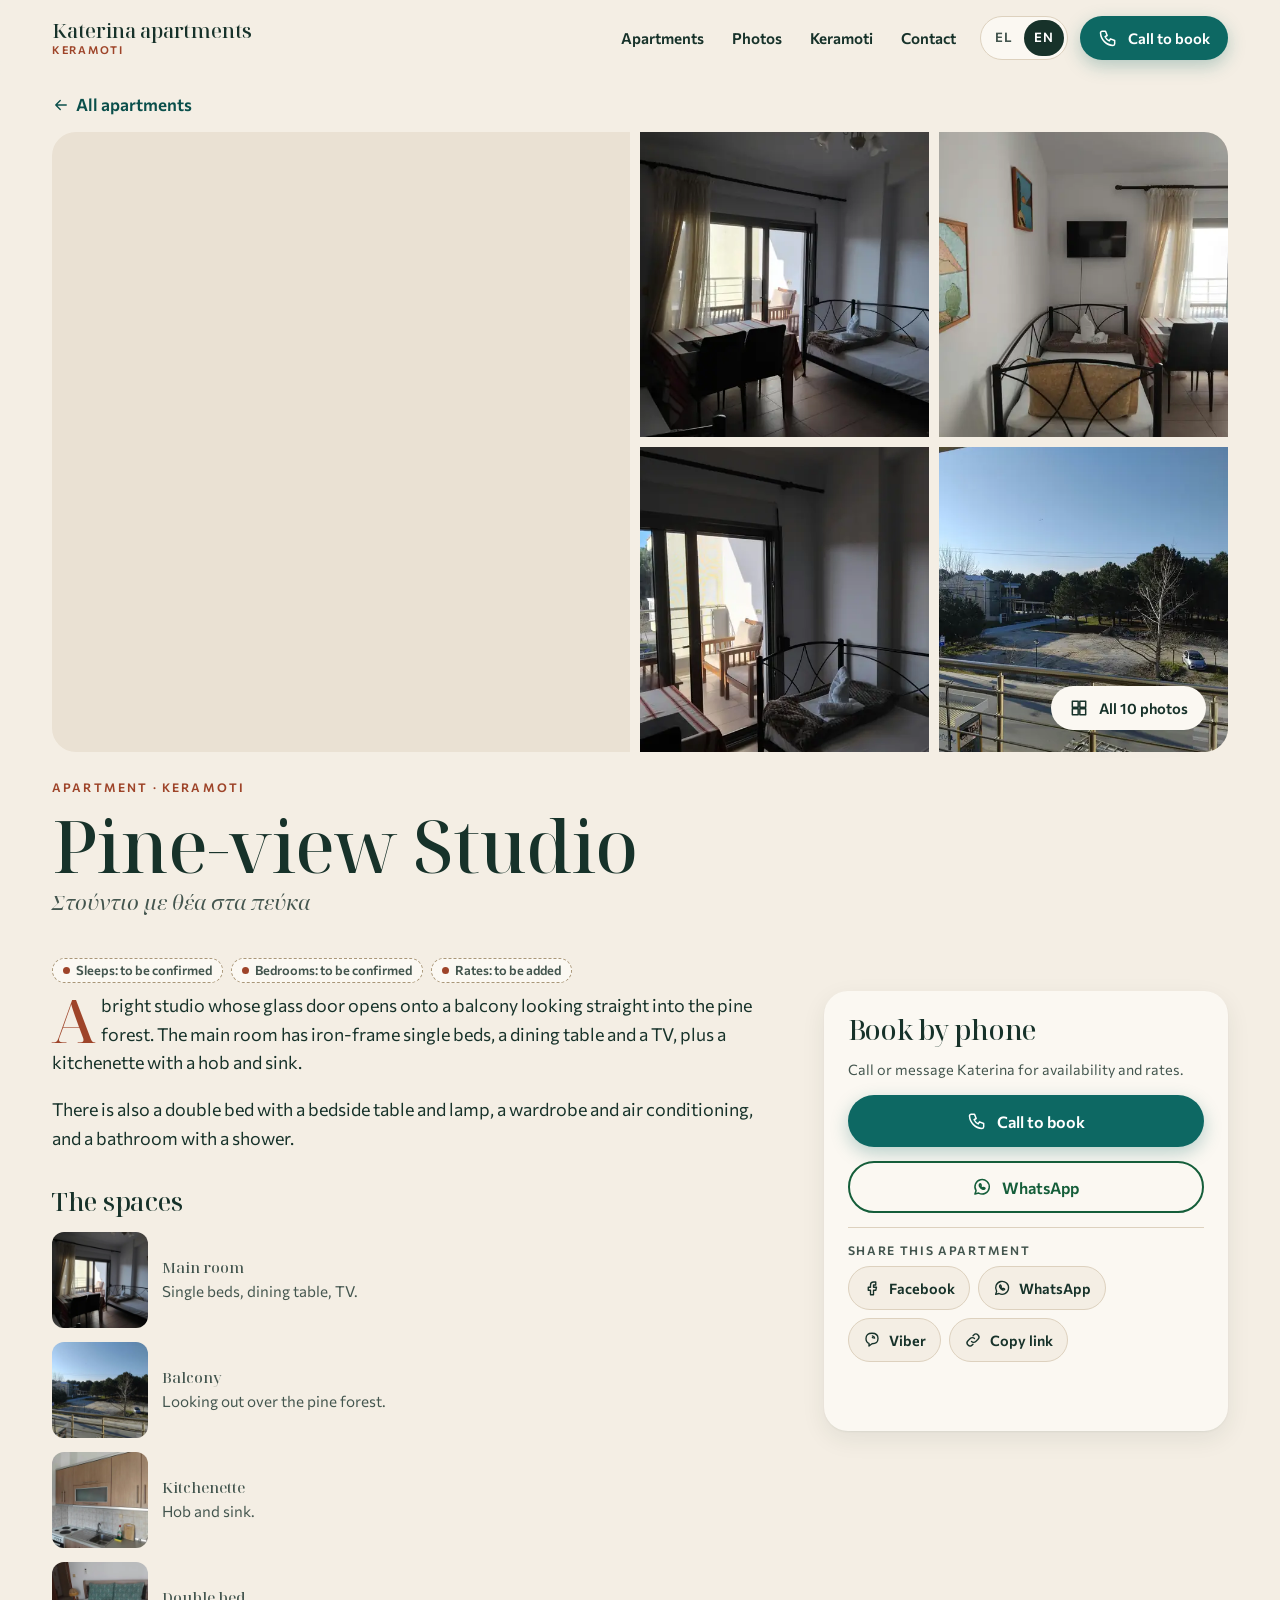
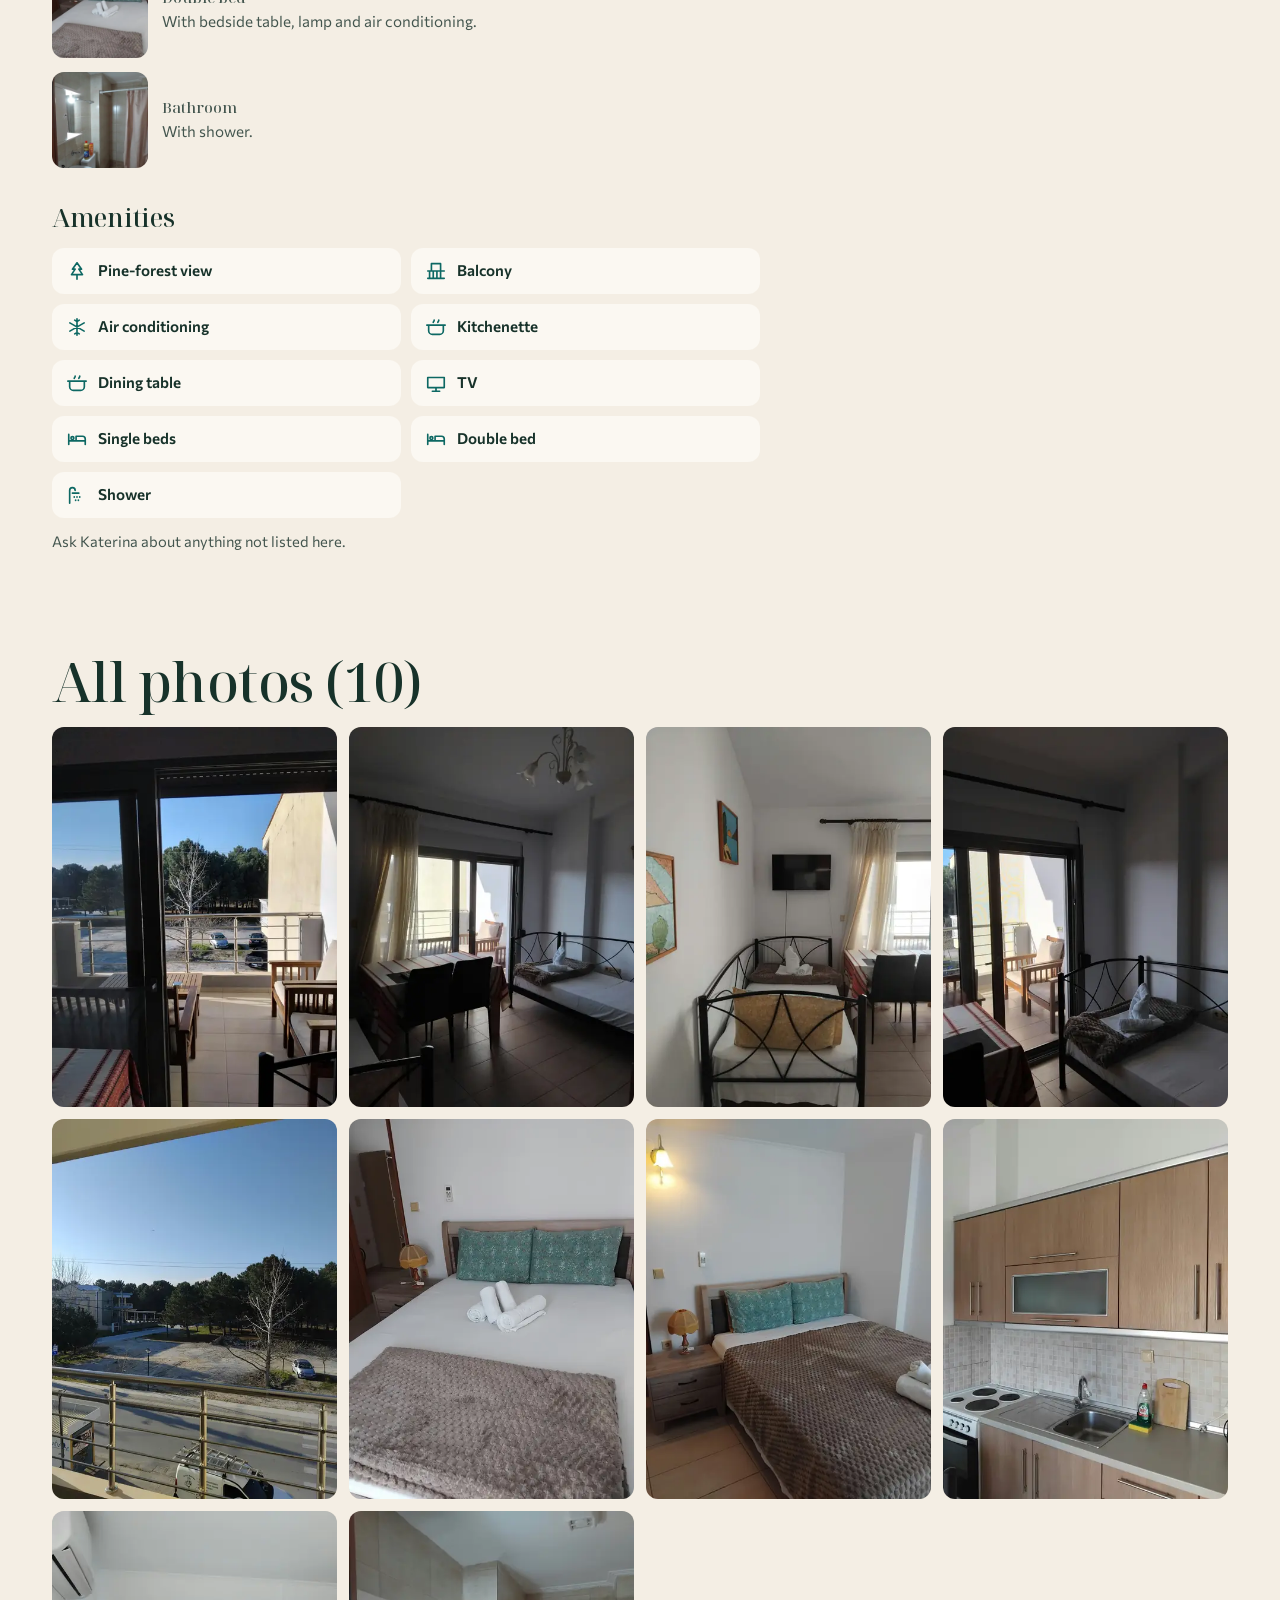
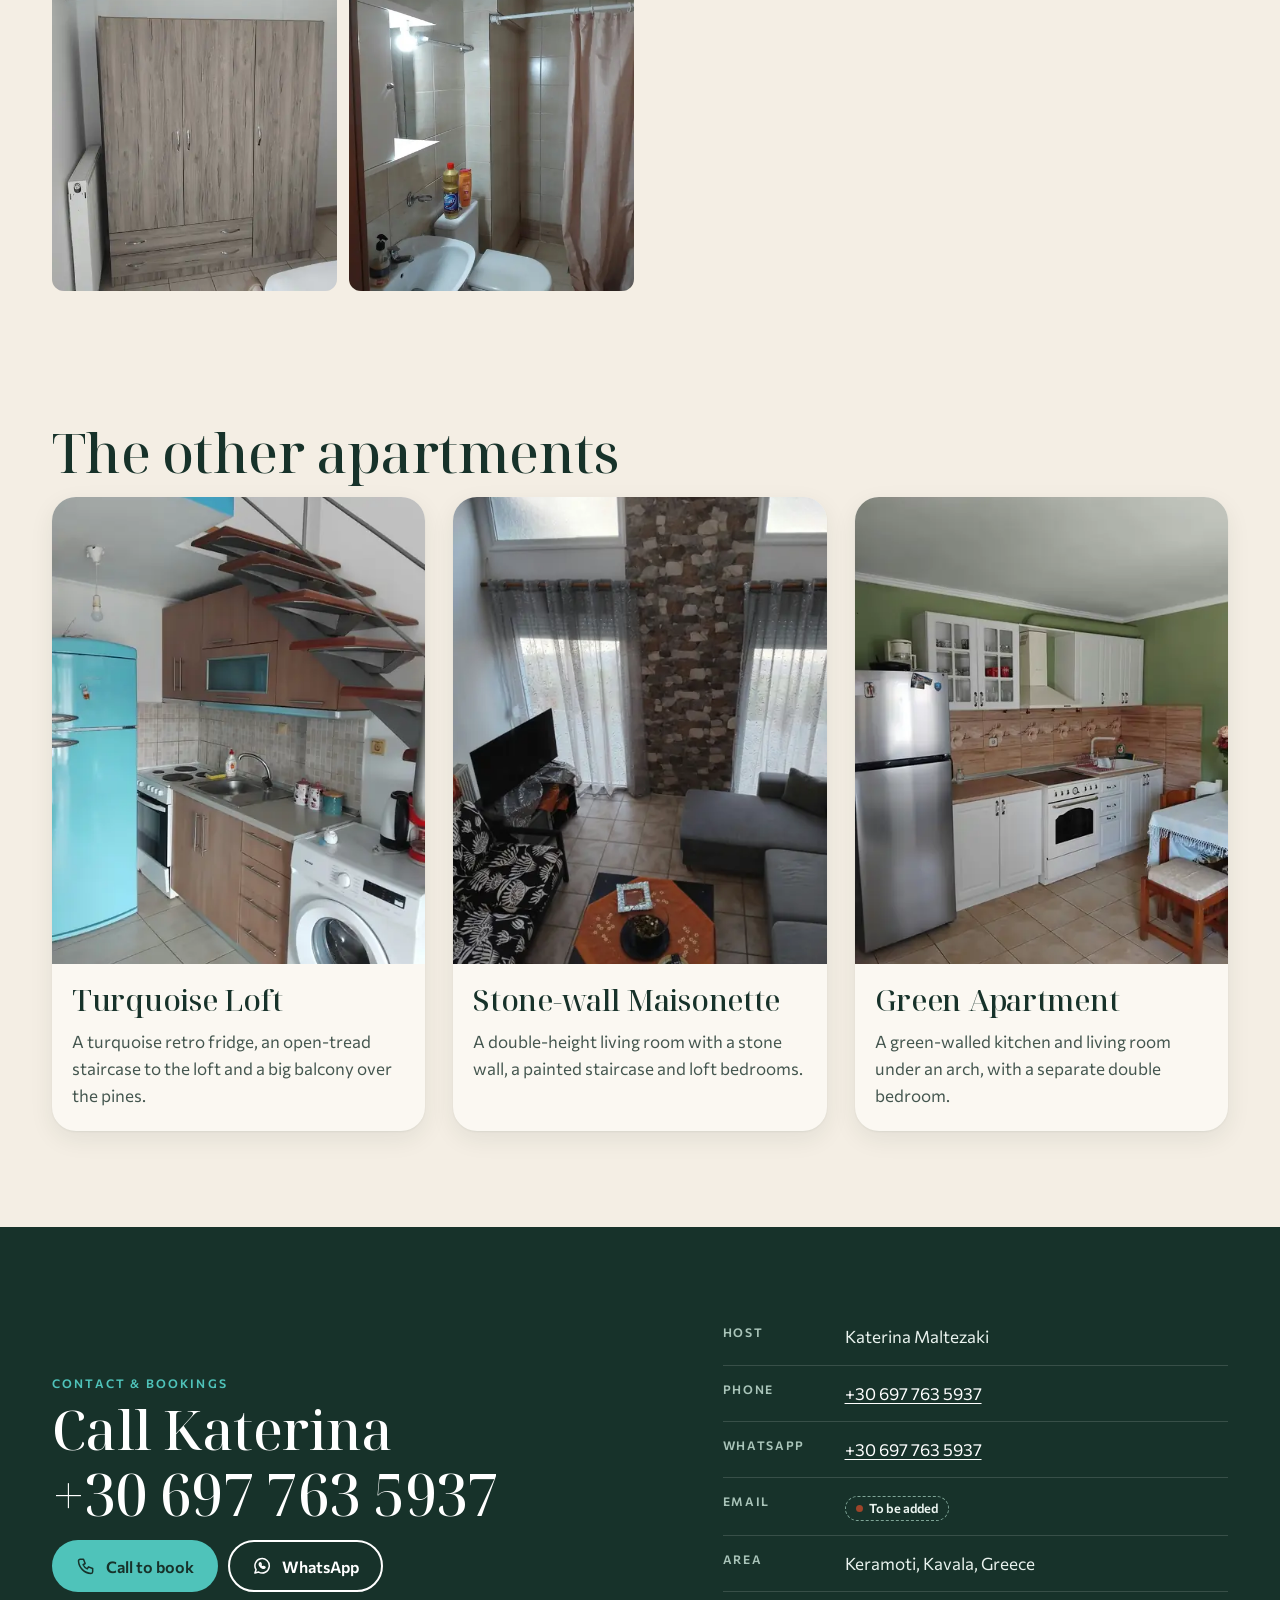
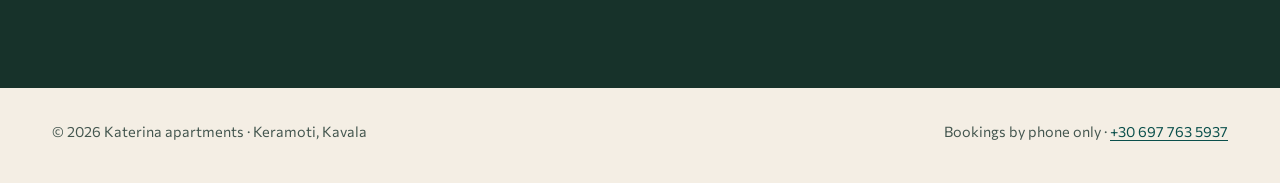
<file: apartments/studio/index.html>
<!doctype html>
<html lang="el" data-lang="el" data-title-el="Στούντιο με θέα στα πεύκα · Katerina apartments, Κεραμωτή" data-title-en="Pine-view Studio · Katerina apartments, Keramoti">
<head>
<meta charset="utf-8">
<meta name="viewport" content="width=device-width, initial-scale=1, viewport-fit=cover">
<script>(function(){var d=document.documentElement,l=null;d.classList.add('js');try{l=new URLSearchParams(location.search).get('lang')||localStorage.getItem('lang')}catch(e){}if(l!=='el'&&l!=='en'){l=/^el\b/i.test(navigator.language||'el')?'el':'en'}d.setAttribute('data-lang',l);d.lang=l;document.title=d.getAttribute('data-title-'+l)})()</script>
<title>Στούντιο με θέα στα πεύκα · Katerina apartments, Κεραμωτή</title>
<meta name="description" content="Μονά κρεβάτια, κουζινούλα και μπαλκόνι που κοιτάζει κατευθείαν στα πεύκα. Κρατήσεις τηλεφωνικά · Single beds, a kitchenette and a balcony that looks straight into the pines. Book by phone">
<link rel="canonical" href="https://dgetsi.github.io/keramoti-seaside-rooms/apartments/studio/">
<link rel="alternate" hreflang="el" href="https://dgetsi.github.io/keramoti-seaside-rooms/apartments/studio/?lang=el">
<link rel="alternate" hreflang="en" href="https://dgetsi.github.io/keramoti-seaside-rooms/apartments/studio/?lang=en">
<link rel="alternate" hreflang="x-default" href="https://dgetsi.github.io/keramoti-seaside-rooms/apartments/studio/">
<meta name="theme-color" content="#17322A">
<link rel="icon" href="../../assets/icon.svg" type="image/svg+xml">
<link rel="apple-touch-icon" href="../../assets/apple-touch-icon.png">
<link rel="preload" href="../../assets/fonts/noto-serif-display-latin-500-normal.woff2" as="font" type="font/woff2" crossorigin>
<link rel="stylesheet" href="../../assets/css/site.css">
<!-- Open Graph / sharing: absolute URLs only -->
<meta property="og:type" content="website">
<meta property="og:site_name" content="Katerina apartments">
<meta property="og:title" content="Στούντιο με θέα στα πεύκα · Katerina apartments, Κεραμωτή · Pine-view Studio · Katerina apartments, Keramoti">
<meta property="og:description" content="Μονά κρεβάτια, κουζινούλα και μπαλκόνι που κοιτάζει κατευθείαν στα πεύκα. Κρατήσεις τηλεφωνικά · Single beds, a kitchenette and a balcony that looks straight into the pines. Book by phone">
<meta property="og:url" content="https://dgetsi.github.io/keramoti-seaside-rooms/apartments/studio/">
<meta property="og:image" content="https://dgetsi.github.io/keramoti-seaside-rooms/og/studio.jpg">
<meta property="og:image:secure_url" content="https://dgetsi.github.io/keramoti-seaside-rooms/og/studio.jpg">
<meta property="og:image:type" content="image/jpeg">
<meta property="og:image:width" content="1200">
<meta property="og:image:height" content="630">
<meta property="og:image:alt" content="Pine-view Studio at Katerina apartments, Keramoti: three real photos of the apartment">
<meta property="og:locale" content="el_GR">
<meta property="og:locale:alternate" content="en_GB">
<meta name="twitter:card" content="summary_large_image">
<meta name="twitter:title" content="Στούντιο με θέα στα πεύκα · Katerina apartments, Κεραμωτή · Pine-view Studio · Katerina apartments, Keramoti">
<meta name="twitter:description" content="Μονά κρεβάτια, κουζινούλα και μπαλκόνι που κοιτάζει κατευθείαν στα πεύκα. Κρατήσεις τηλεφωνικά · Single beds, a kitchenette and a balcony that looks straight into the pines. Book by phone">
<meta name="twitter:image" content="https://dgetsi.github.io/keramoti-seaside-rooms/og/studio.jpg">
<meta name="twitter:image:alt" content="Pine-view Studio at Katerina apartments, Keramoti: three real photos of the apartment">

</head>
<body>
<a class="skip" href="#main"><span class="i-el" lang="el">Μετάβαση στο περιεχόμενο</span><span class="i-en" lang="en">Skip to content</span></a>
<svg width="0" height="0" style="position:absolute" aria-hidden="true"><defs><symbol id="i-phone" viewBox="0 0 24 24" fill="none" stroke="currentColor" stroke-width="1.8" stroke-linecap="round" stroke-linejoin="round"><path d="M5 4h4l2 5-2.5 1.5a11 11 0 0 0 5 5L15 13l5 2v4a2 2 0 0 1-2 2A16 16 0 0 1 3 6a2 2 0 0 1 2-2"/></symbol><symbol id="i-wa" viewBox="0 0 24 24" fill="none" stroke="currentColor" stroke-width="1.8" stroke-linecap="round" stroke-linejoin="round"><path d="M3.5 20.5l1.4-4.1A8.6 8.6 0 1 1 8 19.3z"/><path d="M9.3 8.4c.3-.5.8-.5 1.1 0l.6 1.3c.1.3 0 .6-.2.8l-.4.4c.5 1 1.3 1.8 2.3 2.3l.4-.4c.2-.2.5-.3.8-.2l1.3.6c.5.3.5.8 0 1.1-.8.5-1.8.6-2.7.2a8 8 0 0 1-3.5-3.5c-.4-.9-.3-1.9.3-2.6z"/></symbol><symbol id="i-viber" viewBox="0 0 24 24" fill="none" stroke="currentColor" stroke-width="1.8" stroke-linecap="round" stroke-linejoin="round"><path d="M12 3c5 0 8 2 8 7s-3 7-8 7l-4 3v-3.5C5 15.5 4 13 4 10c0-5 3-7 8-7z"/><path d="M12.5 6.5a3.5 3.5 0 0 1 3 3M12.5 8.5a1.5 1.5 0 0 1 1 1"/></symbol><symbol id="i-fb" viewBox="0 0 24 24" fill="none" stroke="currentColor" stroke-width="1.8" stroke-linecap="round" stroke-linejoin="round"><path d="M14 8h3V4h-3a4 4 0 0 0-4 4v3H7v4h3v6h4v-6h3l1-4h-4V8z"/></symbol><symbol id="i-link" viewBox="0 0 24 24" fill="none" stroke="currentColor" stroke-width="1.8" stroke-linecap="round" stroke-linejoin="round"><path d="M10 14a4 4 0 0 0 5.7 0l3-3a4 4 0 0 0-5.7-5.7l-1 1"/><path d="M14 10a4 4 0 0 0-5.7 0l-3 3a4 4 0 0 0 5.7 5.7l1-1"/></symbol><symbol id="i-share" viewBox="0 0 24 24" fill="none" stroke="currentColor" stroke-width="1.8" stroke-linecap="round" stroke-linejoin="round"><path d="M12 3v12M7 8l5-5 5 5M5 13v6a2 2 0 0 0 2 2h10a2 2 0 0 0 2-2v-6"/></symbol><symbol id="i-ac" viewBox="0 0 24 24" fill="none" stroke="currentColor" stroke-width="1.8" stroke-linecap="round" stroke-linejoin="round"><path d="M12 3v18M4.2 7.5l15.6 9M4.2 16.5l15.6-9M9.5 4.5 12 6l2.5-1.5M9.5 19.5 12 18l2.5 1.5"/></symbol><symbol id="i-kitchen" viewBox="0 0 24 24" fill="none" stroke="currentColor" stroke-width="1.8" stroke-linecap="round" stroke-linejoin="round"><path d="M4 10h16v6a4 4 0 0 1-4 4H8a4 4 0 0 1-4-4zM2 10h20M9 7c0-1 1-1 1-2.5M14 7c0-1 1-1 1-2.5"/></symbol><symbol id="i-fridge" viewBox="0 0 24 24" fill="none" stroke="currentColor" stroke-width="1.8" stroke-linecap="round" stroke-linejoin="round"><path d="M7 3h10a1 1 0 0 1 1 1v16a1 1 0 0 1-1 1H7a1 1 0 0 1-1-1V4a1 1 0 0 1 1-1zM6 10h12M9 6v2M9 13v3"/></symbol><symbol id="i-washer" viewBox="0 0 24 24" fill="none" stroke="currentColor" stroke-width="1.8" stroke-linecap="round" stroke-linejoin="round"><path d="M5 3h14v18H5zM5 7h14"/><circle cx="12" cy="14" r="4"/><path d="M8 5h1"/></symbol><symbol id="i-balcony" viewBox="0 0 24 24" fill="none" stroke="currentColor" stroke-width="1.8" stroke-linecap="round" stroke-linejoin="round"><path d="M3 12h18M5 12v8M9 12v8M13 12v8M17 12v8M3 20h18M7 12V4h10v8"/></symbol><symbol id="i-stairs" viewBox="0 0 24 24" fill="none" stroke="currentColor" stroke-width="1.8" stroke-linecap="round" stroke-linejoin="round"><path d="M3 20h5v-4h4v-4h4V8h5"/></symbol><symbol id="i-tv" viewBox="0 0 24 24" fill="none" stroke="currentColor" stroke-width="1.8" stroke-linecap="round" stroke-linejoin="round"><path d="M3 6h18v11H3zM8 21h8M12 17v4"/></symbol><symbol id="i-bed" viewBox="0 0 24 24" fill="none" stroke="currentColor" stroke-width="1.8" stroke-linecap="round" stroke-linejoin="round"><path d="M3 18V7M3 14h18v4M21 14v-2a3 3 0 0 0-3-3h-7v5"/><circle cx="7" cy="11" r="1.6"/></symbol><symbol id="i-shower" viewBox="0 0 24 24" fill="none" stroke="currentColor" stroke-width="1.8" stroke-linecap="round" stroke-linejoin="round"><path d="M4 21V7a3 3 0 0 1 6 0M7 10h7M9 14v.5M12 14v.5M15 14v.5M10.5 17.5v.5M13.5 17.5v.5"/></symbol><symbol id="i-pine" viewBox="0 0 24 24" fill="none" stroke="currentColor" stroke-width="1.8" stroke-linecap="round" stroke-linejoin="round"><path d="M12 3l5 7h-3l4 6H6l4-6H7zM12 16v5"/></symbol><symbol id="i-home" viewBox="0 0 24 24" fill="none" stroke="currentColor" stroke-width="1.8" stroke-linecap="round" stroke-linejoin="round"><path d="M4 20V10l8-6 8 6v10zM9 20v-6h6v6"/></symbol><symbol id="i-arrow" viewBox="0 0 24 24" fill="none" stroke="currentColor" stroke-width="1.8" stroke-linecap="round" stroke-linejoin="round"><path d="M5 12h14M13 6l6 6-6 6"/></symbol><symbol id="i-back" viewBox="0 0 24 24" fill="none" stroke="currentColor" stroke-width="1.8" stroke-linecap="round" stroke-linejoin="round"><path d="M19 12H5M11 6l-6 6 6 6"/></symbol><symbol id="i-prev" viewBox="0 0 24 24" fill="none" stroke="currentColor" stroke-width="1.8" stroke-linecap="round" stroke-linejoin="round"><path d="M15 6l-6 6 6 6"/></symbol><symbol id="i-next" viewBox="0 0 24 24" fill="none" stroke="currentColor" stroke-width="1.8" stroke-linecap="round" stroke-linejoin="round"><path d="M9 6l6 6-6 6"/></symbol><symbol id="i-close" viewBox="0 0 24 24" fill="none" stroke="currentColor" stroke-width="1.8" stroke-linecap="round" stroke-linejoin="round"><path d="M6 6l12 12M18 6 6 18"/></symbol><symbol id="i-grid" viewBox="0 0 24 24" fill="none" stroke="currentColor" stroke-width="1.8" stroke-linecap="round" stroke-linejoin="round"><path d="M4 4h7v7H4zM13 4h7v7h-7zM4 13h7v7H4zM13 13h7v7h-7z"/></symbol><symbol id="i-mail" viewBox="0 0 24 24" fill="none" stroke="currentColor" stroke-width="1.8" stroke-linecap="round" stroke-linejoin="round"><path d="M3 6h18v12H3zM3 7l9 6 9-6"/></symbol><symbol id="i-pin" viewBox="0 0 24 24" fill="none" stroke="currentColor" stroke-width="1.8" stroke-linecap="round" stroke-linejoin="round"><path d="M12 21s-7-6.2-7-11.5a7 7 0 0 1 14 0C19 14.8 12 21 12 21z"/><circle cx="12" cy="9.5" r="2.5"/></symbol></defs></svg>
<header class="hdr">
 <div class="wrap">
  <a class="brand" href="../../"><b>Katerina apartments</b><small><span class="i-el" lang="el">Κεραμωτή</span><span class="i-en" lang="en">Keramoti</span></small></a>
  <nav class="nav" aria-label="Κύριο μενού" data-aria-el="Κύριο μενού" data-aria-en="Main menu"><a href="../../#apartments"><span class="i-el" lang="el">Διαμερίσματα</span><span class="i-en" lang="en">Apartments</span></a><a href="../../#photos"><span class="i-el" lang="el">Φωτογραφίες</span><span class="i-en" lang="en">Photos</span></a><a href="../../#keramoti"><span class="i-el" lang="el">Κεραμωτή</span><span class="i-en" lang="en">Keramoti</span></a><a href="../../#contact"><span class="i-el" lang="el">Επικοινωνία</span><span class="i-en" lang="en">Contact</span></a></nav>
  <div class="lang" role="group" aria-label="Γλώσσα / Language">
   <button type="button" data-set-lang="el" aria-pressed="true"><span aria-hidden="true">EL</span><span class="sr-only">Ελληνικά</span></button>
   <button type="button" data-set-lang="en" aria-pressed="false"><span aria-hidden="true">EN</span><span class="sr-only">English</span></button>
  </div>
  <a class="btn btn-call btn-sm" href="tel:+306977635937"><svg aria-hidden="true" focusable="false"><use href="#i-phone"/></svg><span class="i-el" lang="el">Καλέστε για κράτηση</span><span class="i-en" lang="en">Call to book</span></a>
 </div>
</header><main id="main">
<div class="wrap">
 <a class="crumb" href="../../#apartments"><svg aria-hidden="true" focusable="false"><use href="#i-back"/></svg><span class="i-el" lang="el">Όλα τα διαμερίσματα</span><span class="i-en" lang="en">All apartments</span></a>
 <section class="room-hero" aria-label="Φωτογραφίες" data-aria-el="Φωτογραφίες" data-aria-en="Photos">
  <div class="car" data-car>
  <div class="car-track" tabindex="0" role="group" aria-roledescription="carousel" aria-label="Στούντιο με θέα στα πεύκα: φωτογραφίες" data-aria-el="Στούντιο με θέα στα πεύκα: φωτογραφίες" data-aria-en="Pine-view Studio: photos"><a href="../../assets/img/studio-01-1200.webp" data-lb="room"><picture><source type="image/webp" srcset="../../assets/img/studio-01-480.webp 480w,../../assets/img/studio-01-800.webp 800w,../../assets/img/studio-01-1200.webp 1200w" sizes="100vw"><img src="../../assets/img/studio-01-800.jpg" width="1200" height="1600" alt="Μπαλκονόπορτα προς το μπαλκόνι με θέα στα πεύκα" data-alt-el="Μπαλκονόπορτα προς το μπαλκόνι με θέα στα πεύκα" data-alt-en="Glass door onto the balcony and the pines" fetchpriority="high" loading="eager" decoding="async"></picture></a><a href="../../assets/img/studio-02-1200.webp" data-lb="room"><picture><source type="image/webp" srcset="../../assets/img/studio-02-480.webp 480w,../../assets/img/studio-02-800.webp 800w,../../assets/img/studio-02-1200.webp 1200w" sizes="100vw"><img src="../../assets/img/studio-02-800.jpg" width="1200" height="1600" alt="Στούντιο με μονό κρεβάτι, τραπεζαρία και μπαλκονόπορτα" data-alt-el="Στούντιο με μονό κρεβάτι, τραπεζαρία και μπαλκονόπορτα" data-alt-en="Studio with single bed, dining table and balcony door" loading="lazy" decoding="async"></picture></a><a href="../../assets/img/studio-03-1200.webp" data-lb="room"><picture><source type="image/webp" srcset="../../assets/img/studio-03-480.webp 480w,../../assets/img/studio-03-800.webp 800w,../../assets/img/studio-03-1200.webp 1200w" sizes="100vw"><img src="../../assets/img/studio-03-800.jpg" width="1200" height="1600" alt="Μονά σιδερένια κρεβάτια και τηλεόραση στο στούντιο" data-alt-el="Μονά σιδερένια κρεβάτια και τηλεόραση στο στούντιο" data-alt-en="Iron-frame single beds and TV in the studio" loading="lazy" decoding="async"></picture></a><a href="../../assets/img/studio-04-1200.webp" data-lb="room"><picture><source type="image/webp" srcset="../../assets/img/studio-04-480.webp 480w,../../assets/img/studio-04-800.webp 800w,../../assets/img/studio-04-1200.webp 1200w" sizes="100vw"><img src="../../assets/img/studio-04-800.jpg" width="1200" height="1600" alt="Μονό κρεβάτι δίπλα στην μπαλκονόπορτα" data-alt-el="Μονό κρεβάτι δίπλα στην μπαλκονόπορτα" data-alt-en="Single bed by the balcony door" loading="lazy" decoding="async"></picture></a><a href="../../assets/img/studio-05-1200.webp" data-lb="room"><picture><source type="image/webp" srcset="../../assets/img/studio-05-480.webp 480w,../../assets/img/studio-05-800.webp 800w,../../assets/img/studio-05-1200.webp 1200w" sizes="100vw"><img src="../../assets/img/studio-05-800.jpg" width="1200" height="1600" alt="Θέα από το μπαλκόνι προς το πευκοδάσος" data-alt-el="Θέα από το μπαλκόνι προς το πευκοδάσος" data-alt-en="View from the balcony towards the pine forest" loading="lazy" decoding="async"></picture></a><a href="../../assets/img/studio-06-1200.webp" data-lb="room"><picture><source type="image/webp" srcset="../../assets/img/studio-06-480.webp 480w,../../assets/img/studio-06-800.webp 800w,../../assets/img/studio-06-1200.webp 1200w" sizes="100vw"><img src="../../assets/img/studio-06-800.jpg" width="1200" height="1600" alt="Διπλό κρεβάτι με τιρκουάζ μαξιλάρια" data-alt-el="Διπλό κρεβάτι με τιρκουάζ μαξιλάρια" data-alt-en="Double bed with turquoise cushions" loading="lazy" decoding="async"></picture></a><a href="../../assets/img/studio-07-1200.webp" data-lb="room"><picture><source type="image/webp" srcset="../../assets/img/studio-07-480.webp 480w,../../assets/img/studio-07-800.webp 800w,../../assets/img/studio-07-1200.webp 1200w" sizes="100vw"><img src="../../assets/img/studio-07-800.jpg" width="1200" height="1600" alt="Διπλό κρεβάτι με πορτατίφ και κομοδίνο" data-alt-el="Διπλό κρεβάτι με πορτατίφ και κομοδίνο" data-alt-en="Double bed with lamp and bedside table" loading="lazy" decoding="async"></picture></a><a href="../../assets/img/studio-08-1200.webp" data-lb="room"><picture><source type="image/webp" srcset="../../assets/img/studio-08-480.webp 480w,../../assets/img/studio-08-800.webp 800w,../../assets/img/studio-08-1200.webp 1200w" sizes="100vw"><img src="../../assets/img/studio-08-800.jpg" width="1200" height="1600" alt="Κουζινούλα με εστίες και νεροχύτη" data-alt-el="Κουζινούλα με εστίες και νεροχύτη" data-alt-en="Kitchenette with hob and sink" loading="lazy" decoding="async"></picture></a><a href="../../assets/img/studio-09-1200.webp" data-lb="room"><picture><source type="image/webp" srcset="../../assets/img/studio-09-480.webp 480w,../../assets/img/studio-09-800.webp 800w,../../assets/img/studio-09-1200.webp 1200w" sizes="100vw"><img src="../../assets/img/studio-09-800.jpg" width="1200" height="1600" alt="Ντουλάπα και κλιματιστικό στο υπνοδωμάτιο" data-alt-el="Ντουλάπα και κλιματιστικό στο υπνοδωμάτιο" data-alt-en="Wardrobe and air conditioning in the bedroom" loading="lazy" decoding="async"></picture></a><a href="../../assets/img/studio-10-1200.webp" data-lb="room"><picture><source type="image/webp" srcset="../../assets/img/studio-10-480.webp 480w,../../assets/img/studio-10-800.webp 800w,../../assets/img/studio-10-1200.webp 1200w" sizes="100vw"><img src="../../assets/img/studio-10-800.jpg" width="1200" height="1600" alt="Μπάνιο με ντους" data-alt-el="Μπάνιο με ντους" data-alt-en="Bathroom with shower" loading="lazy" decoding="async"></picture></a></div>
  <button class="car-btn car-prev" type="button" tabindex="-1" aria-hidden="true"><svg aria-hidden="true" focusable="false"><use href="#i-prev"/></svg></button>
  <button class="car-btn car-next" type="button" tabindex="-1" aria-hidden="true"><svg aria-hidden="true" focusable="false"><use href="#i-next"/></svg></button>
  <span class="car-count" aria-hidden="true"></span>
 </div>
  <div class="bento"><a href="../../assets/img/studio-01-1200.webp" data-lb="room"><picture><source type="image/webp" srcset="../../assets/img/studio-01-480.webp 480w,../../assets/img/studio-01-800.webp 800w,../../assets/img/studio-01-1200.webp 1200w" sizes="(min-width:960px) 50vw, 100vw"><img src="../../assets/img/studio-01-800.jpg" width="1200" height="1600" alt="Μπαλκονόπορτα προς το μπαλκόνι με θέα στα πεύκα" data-alt-el="Μπαλκονόπορτα προς το μπαλκόνι με θέα στα πεύκα" data-alt-en="Glass door onto the balcony and the pines" fetchpriority="high" loading="eager" decoding="async"></picture></a><a href="../../assets/img/studio-02-1200.webp" data-lb="room"><picture><source type="image/webp" srcset="../../assets/img/studio-02-480.webp 480w,../../assets/img/studio-02-800.webp 800w,../../assets/img/studio-02-1200.webp 1200w" sizes="25vw"><img src="../../assets/img/studio-02-800.jpg" width="1200" height="1600" alt="Στούντιο με μονό κρεβάτι, τραπεζαρία και μπαλκονόπορτα" data-alt-el="Στούντιο με μονό κρεβάτι, τραπεζαρία και μπαλκονόπορτα" data-alt-en="Studio with single bed, dining table and balcony door" loading="lazy" decoding="async"></picture></a><a href="../../assets/img/studio-03-1200.webp" data-lb="room"><picture><source type="image/webp" srcset="../../assets/img/studio-03-480.webp 480w,../../assets/img/studio-03-800.webp 800w,../../assets/img/studio-03-1200.webp 1200w" sizes="25vw"><img src="../../assets/img/studio-03-800.jpg" width="1200" height="1600" alt="Μονά σιδερένια κρεβάτια και τηλεόραση στο στούντιο" data-alt-el="Μονά σιδερένια κρεβάτια και τηλεόραση στο στούντιο" data-alt-en="Iron-frame single beds and TV in the studio" loading="lazy" decoding="async"></picture></a><a href="../../assets/img/studio-04-1200.webp" data-lb="room"><picture><source type="image/webp" srcset="../../assets/img/studio-04-480.webp 480w,../../assets/img/studio-04-800.webp 800w,../../assets/img/studio-04-1200.webp 1200w" sizes="25vw"><img src="../../assets/img/studio-04-800.jpg" width="1200" height="1600" alt="Μονό κρεβάτι δίπλα στην μπαλκονόπορτα" data-alt-el="Μονό κρεβάτι δίπλα στην μπαλκονόπορτα" data-alt-en="Single bed by the balcony door" loading="lazy" decoding="async"></picture></a><a href="../../assets/img/studio-05-1200.webp" data-lb="room"><picture><source type="image/webp" srcset="../../assets/img/studio-05-480.webp 480w,../../assets/img/studio-05-800.webp 800w,../../assets/img/studio-05-1200.webp 1200w" sizes="25vw"><img src="../../assets/img/studio-05-800.jpg" width="1200" height="1600" alt="Θέα από το μπαλκόνι προς το πευκοδάσος" data-alt-el="Θέα από το μπαλκόνι προς το πευκοδάσος" data-alt-en="View from the balcony towards the pine forest" loading="lazy" decoding="async"></picture></a></div>
  <div class="showall"><a class="btn" href="#all-photos"><svg aria-hidden="true" focusable="false"><use href="#i-grid"/></svg><span class="i-el" lang="el">Όλες (10)</span><span class="i-en" lang="en">All 10 photos</span></a></div>
 </section>

 <header class="room-head">
  <div><p class="kicker" style="color:var(--terra);margin:0 0 10px"><span class="i-el" lang="el">Διαμέρισμα · Κεραμωτή</span><span class="i-en" lang="en">Apartment · Keramoti</span></p>
   <h1><span class="i-el" lang="el">Στούντιο με θέα στα πεύκα</span><span class="i-en" lang="en">Pine-view Studio</span></h1><p class="alt-name"><span class="i-el" lang="el">Pine-view Studio</span><span class="i-en" lang="en">Στούντιο με θέα στα πεύκα</span></p></div>
  <ul class="qf">
   <li><span class="tbc"><span class="i-el" lang="el">Άτομα: προς επιβεβαίωση</span><span class="i-en" lang="en">Sleeps: to be confirmed</span></span></li>
   <li><span class="tbc"><span class="i-el" lang="el">Υπνοδωμάτια: προς επιβεβαίωση</span><span class="i-en" lang="en">Bedrooms: to be confirmed</span></span></li>
   <li><span class="tbc"><span class="i-el" lang="el">Τιμές: θα προστεθούν</span><span class="i-en" lang="en">Rates: to be added</span></span></li>
  </ul>
 </header>

 <div class="room-layout" style="padding-bottom:48px">
  <div>
   <div class="prose"><p><span class="i-el" lang="el">Φωτεινό στούντιο με μπαλκονόπορτα σε μπαλκόνι που κοιτάζει κατευθείαν στο πευκοδάσος. Στον κυρίως χώρο υπάρχουν μονά σιδερένια κρεβάτια, τραπεζαρία και τηλεόραση, και μια κουζινούλα με εστίες και νεροχύτη.</span><span class="i-en" lang="en">A bright studio whose glass door opens onto a balcony looking straight into the pine forest. The main room has iron-frame single beds, a dining table and a TV, plus a kitchenette with a hob and sink.</span></p><p><span class="i-el" lang="el">Υπάρχει επίσης διπλό κρεβάτι με κομοδίνο και πορτατίφ, ντουλάπα και κλιματισμός, και μπάνιο με ντους.</span><span class="i-en" lang="en">There is also a double bed with a bedside table and lamp, a wardrobe and air conditioning, and a bathroom with a shower.</span></p></div>
   <h2 class="h3"><span class="i-el" lang="el">Οι χώροι</span><span class="i-en" lang="en">The spaces</span></h2>
   <ul class="spaces"><li><a href="../../assets/img/studio-02-1200.webp" data-lb="room"><picture><source type="image/webp" srcset="../../assets/img/studio-02-480.webp 480w,../../assets/img/studio-02-800.webp 800w,../../assets/img/studio-02-1200.webp 1200w" sizes="96px"><img src="../../assets/img/studio-02-800.jpg" width="1200" height="1600" alt="Στούντιο με μονό κρεβάτι, τραπεζαρία και μπαλκονόπορτα" data-alt-el="Στούντιο με μονό κρεβάτι, τραπεζαρία και μπαλκονόπορτα" data-alt-en="Studio with single bed, dining table and balcony door" loading="lazy" decoding="async"></picture></a><div><b><span class="i-el" lang="el">Κυρίως χώρος</span><span class="i-en" lang="en">Main room</span></b><span><span class="i-el" lang="el">Μονά κρεβάτια, τραπεζαρία, τηλεόραση.</span><span class="i-en" lang="en">Single beds, dining table, TV.</span></span></div></li><li><a href="../../assets/img/studio-05-1200.webp" data-lb="room"><picture><source type="image/webp" srcset="../../assets/img/studio-05-480.webp 480w,../../assets/img/studio-05-800.webp 800w,../../assets/img/studio-05-1200.webp 1200w" sizes="96px"><img src="../../assets/img/studio-05-800.jpg" width="1200" height="1600" alt="Θέα από το μπαλκόνι προς το πευκοδάσος" data-alt-el="Θέα από το μπαλκόνι προς το πευκοδάσος" data-alt-en="View from the balcony towards the pine forest" loading="lazy" decoding="async"></picture></a><div><b><span class="i-el" lang="el">Μπαλκόνι</span><span class="i-en" lang="en">Balcony</span></b><span><span class="i-el" lang="el">Με θέα στο πευκοδάσος.</span><span class="i-en" lang="en">Looking out over the pine forest.</span></span></div></li><li><a href="../../assets/img/studio-08-1200.webp" data-lb="room"><picture><source type="image/webp" srcset="../../assets/img/studio-08-480.webp 480w,../../assets/img/studio-08-800.webp 800w,../../assets/img/studio-08-1200.webp 1200w" sizes="96px"><img src="../../assets/img/studio-08-800.jpg" width="1200" height="1600" alt="Κουζινούλα με εστίες και νεροχύτη" data-alt-el="Κουζινούλα με εστίες και νεροχύτη" data-alt-en="Kitchenette with hob and sink" loading="lazy" decoding="async"></picture></a><div><b><span class="i-el" lang="el">Κουζινούλα</span><span class="i-en" lang="en">Kitchenette</span></b><span><span class="i-el" lang="el">Εστίες και νεροχύτης.</span><span class="i-en" lang="en">Hob and sink.</span></span></div></li><li><a href="../../assets/img/studio-06-1200.webp" data-lb="room"><picture><source type="image/webp" srcset="../../assets/img/studio-06-480.webp 480w,../../assets/img/studio-06-800.webp 800w,../../assets/img/studio-06-1200.webp 1200w" sizes="96px"><img src="../../assets/img/studio-06-800.jpg" width="1200" height="1600" alt="Διπλό κρεβάτι με τιρκουάζ μαξιλάρια" data-alt-el="Διπλό κρεβάτι με τιρκουάζ μαξιλάρια" data-alt-en="Double bed with turquoise cushions" loading="lazy" decoding="async"></picture></a><div><b><span class="i-el" lang="el">Διπλό κρεβάτι</span><span class="i-en" lang="en">Double bed</span></b><span><span class="i-el" lang="el">Με κομοδίνο, πορτατίφ και κλιματισμό.</span><span class="i-en" lang="en">With bedside table, lamp and air conditioning.</span></span></div></li><li><a href="../../assets/img/studio-10-1200.webp" data-lb="room"><picture><source type="image/webp" srcset="../../assets/img/studio-10-480.webp 480w,../../assets/img/studio-10-800.webp 800w,../../assets/img/studio-10-1200.webp 1200w" sizes="96px"><img src="../../assets/img/studio-10-800.jpg" width="1200" height="1600" alt="Μπάνιο με ντους" data-alt-el="Μπάνιο με ντους" data-alt-en="Bathroom with shower" loading="lazy" decoding="async"></picture></a><div><b><span class="i-el" lang="el">Μπάνιο</span><span class="i-en" lang="en">Bathroom</span></b><span><span class="i-el" lang="el">Με ντους.</span><span class="i-en" lang="en">With shower.</span></span></div></li></ul>
   <h2 class="h3"><span class="i-el" lang="el">Παροχές</span><span class="i-en" lang="en">Amenities</span></h2>
   <ul class="amen"><li><svg aria-hidden="true" focusable="false"><use href="#i-pine"/></svg><span class="i-el" lang="el">Θέα στα πεύκα</span><span class="i-en" lang="en">Pine-forest view</span></li><li><svg aria-hidden="true" focusable="false"><use href="#i-balcony"/></svg><span class="i-el" lang="el">Μπαλκόνι</span><span class="i-en" lang="en">Balcony</span></li><li><svg aria-hidden="true" focusable="false"><use href="#i-ac"/></svg><span class="i-el" lang="el">Κλιματισμός</span><span class="i-en" lang="en">Air conditioning</span></li><li><svg aria-hidden="true" focusable="false"><use href="#i-kitchen"/></svg><span class="i-el" lang="el">Κουζινούλα</span><span class="i-en" lang="en">Kitchenette</span></li><li><svg aria-hidden="true" focusable="false"><use href="#i-kitchen"/></svg><span class="i-el" lang="el">Τραπεζαρία</span><span class="i-en" lang="en">Dining table</span></li><li><svg aria-hidden="true" focusable="false"><use href="#i-tv"/></svg><span class="i-el" lang="el">Τηλεόραση</span><span class="i-en" lang="en">TV</span></li><li><svg aria-hidden="true" focusable="false"><use href="#i-bed"/></svg><span class="i-el" lang="el">Μονά κρεβάτια</span><span class="i-en" lang="en">Single beds</span></li><li><svg aria-hidden="true" focusable="false"><use href="#i-bed"/></svg><span class="i-el" lang="el">Διπλό κρεβάτι</span><span class="i-en" lang="en">Double bed</span></li><li><svg aria-hidden="true" focusable="false"><use href="#i-shower"/></svg><span class="i-el" lang="el">Μπάνιο με ντους</span><span class="i-en" lang="en">Shower</span></li></ul>
   <p style="margin-top:12px;font-size:.92rem;color:var(--ink-2)"><span class="i-el" lang="el">Ρωτήστε την Κατερίνα για ό,τι δεν βλέπετε εδώ.</span><span class="i-en" lang="en">Ask Katerina about anything not listed here.</span></p>
  </div>
  <aside class="book" aria-labelledby="h-book">
   <h2 id="h-book"><span class="i-el" lang="el">Κράτηση τηλεφωνικά</span><span class="i-en" lang="en">Book by phone</span></h2>
   <p class="note"><span class="i-el" lang="el">Καλέστε ή στείλτε μήνυμα στην Κατερίνα για διαθεσιμότητα και τιμές.</span><span class="i-en" lang="en">Call or message Katerina for availability and rates.</span></p>
   <a class="btn btn-call " href="tel:+306977635937"><svg aria-hidden="true" focusable="false"><use href="#i-phone"/></svg><span class="i-el" lang="el">Καλέστε για κράτηση</span><span class="i-en" lang="en">Call to book</span></a>
   <a class="btn btn-wa " href="https://wa.me/306977635937" rel="noopener"><svg aria-hidden="true" focusable="false"><use href="#i-wa"/></svg><span class="i-el" lang="el">WhatsApp</span><span class="i-en" lang="en">WhatsApp</span></a>
   <div class="share" data-share>
    <span class="share-label" id="share-l"><span class="i-el" lang="el">Κοινοποίηση</span><span class="i-en" lang="en">Share this apartment</span></span>
    <div class="share-row" role="group" aria-labelledby="share-l">
     <button type="button" class="share-native" data-native><svg aria-hidden="true" focusable="false"><use href="#i-share"/></svg><span class="i-el" lang="el">Κοινοποίηση…</span><span class="i-en" lang="en">Share…</span></button>
     <a href="#" data-fb target="_blank" rel="noopener"><svg aria-hidden="true" focusable="false"><use href="#i-fb"/></svg>Facebook</a>
     <a href="#" data-wa target="_blank" rel="noopener"><svg aria-hidden="true" focusable="false"><use href="#i-wa"/></svg>WhatsApp</a>
     <a href="#" data-viber><svg aria-hidden="true" focusable="false"><use href="#i-viber"/></svg>Viber</a>
     <button type="button" data-copy><svg aria-hidden="true" focusable="false"><use href="#i-link"/></svg><span class="i-el" lang="el">Αντιγραφή συνδέσμου</span><span class="i-en" lang="en">Copy link</span></button>
    </div>
    <p class="toast" role="status" aria-live="polite"></p>
   </div>
  </aside>
 </div>

 <section id="all-photos" class="sec" style="padding-top:0" aria-labelledby="h-all">
  <h2 id="h-all" class="h3"><span class="i-el" lang="el">Όλες οι φωτογραφίες (10)</span><span class="i-en" lang="en">All photos (10)</span></h2>
  <div class="grid"><a href="../../assets/img/studio-01-1200.webp" data-lb="room"><picture><source type="image/webp" srcset="../../assets/img/studio-01-480.webp 480w,../../assets/img/studio-01-800.webp 800w,../../assets/img/studio-01-1200.webp 1200w" sizes="(min-width:1100px) 300px, (min-width:720px) 33vw, 50vw"><img src="../../assets/img/studio-01-800.jpg" width="1200" height="1600" alt="Μπαλκονόπορτα προς το μπαλκόνι με θέα στα πεύκα" data-alt-el="Μπαλκονόπορτα προς το μπαλκόνι με θέα στα πεύκα" data-alt-en="Glass door onto the balcony and the pines" loading="lazy" decoding="async"></picture></a><a href="../../assets/img/studio-02-1200.webp" data-lb="room"><picture><source type="image/webp" srcset="../../assets/img/studio-02-480.webp 480w,../../assets/img/studio-02-800.webp 800w,../../assets/img/studio-02-1200.webp 1200w" sizes="(min-width:1100px) 300px, (min-width:720px) 33vw, 50vw"><img src="../../assets/img/studio-02-800.jpg" width="1200" height="1600" alt="Στούντιο με μονό κρεβάτι, τραπεζαρία και μπαλκονόπορτα" data-alt-el="Στούντιο με μονό κρεβάτι, τραπεζαρία και μπαλκονόπορτα" data-alt-en="Studio with single bed, dining table and balcony door" loading="lazy" decoding="async"></picture></a><a href="../../assets/img/studio-03-1200.webp" data-lb="room"><picture><source type="image/webp" srcset="../../assets/img/studio-03-480.webp 480w,../../assets/img/studio-03-800.webp 800w,../../assets/img/studio-03-1200.webp 1200w" sizes="(min-width:1100px) 300px, (min-width:720px) 33vw, 50vw"><img src="../../assets/img/studio-03-800.jpg" width="1200" height="1600" alt="Μονά σιδερένια κρεβάτια και τηλεόραση στο στούντιο" data-alt-el="Μονά σιδερένια κρεβάτια και τηλεόραση στο στούντιο" data-alt-en="Iron-frame single beds and TV in the studio" loading="lazy" decoding="async"></picture></a><a href="../../assets/img/studio-04-1200.webp" data-lb="room"><picture><source type="image/webp" srcset="../../assets/img/studio-04-480.webp 480w,../../assets/img/studio-04-800.webp 800w,../../assets/img/studio-04-1200.webp 1200w" sizes="(min-width:1100px) 300px, (min-width:720px) 33vw, 50vw"><img src="../../assets/img/studio-04-800.jpg" width="1200" height="1600" alt="Μονό κρεβάτι δίπλα στην μπαλκονόπορτα" data-alt-el="Μονό κρεβάτι δίπλα στην μπαλκονόπορτα" data-alt-en="Single bed by the balcony door" loading="lazy" decoding="async"></picture></a><a href="../../assets/img/studio-05-1200.webp" data-lb="room"><picture><source type="image/webp" srcset="../../assets/img/studio-05-480.webp 480w,../../assets/img/studio-05-800.webp 800w,../../assets/img/studio-05-1200.webp 1200w" sizes="(min-width:1100px) 300px, (min-width:720px) 33vw, 50vw"><img src="../../assets/img/studio-05-800.jpg" width="1200" height="1600" alt="Θέα από το μπαλκόνι προς το πευκοδάσος" data-alt-el="Θέα από το μπαλκόνι προς το πευκοδάσος" data-alt-en="View from the balcony towards the pine forest" loading="lazy" decoding="async"></picture></a><a href="../../assets/img/studio-06-1200.webp" data-lb="room"><picture><source type="image/webp" srcset="../../assets/img/studio-06-480.webp 480w,../../assets/img/studio-06-800.webp 800w,../../assets/img/studio-06-1200.webp 1200w" sizes="(min-width:1100px) 300px, (min-width:720px) 33vw, 50vw"><img src="../../assets/img/studio-06-800.jpg" width="1200" height="1600" alt="Διπλό κρεβάτι με τιρκουάζ μαξιλάρια" data-alt-el="Διπλό κρεβάτι με τιρκουάζ μαξιλάρια" data-alt-en="Double bed with turquoise cushions" loading="lazy" decoding="async"></picture></a><a href="../../assets/img/studio-07-1200.webp" data-lb="room"><picture><source type="image/webp" srcset="../../assets/img/studio-07-480.webp 480w,../../assets/img/studio-07-800.webp 800w,../../assets/img/studio-07-1200.webp 1200w" sizes="(min-width:1100px) 300px, (min-width:720px) 33vw, 50vw"><img src="../../assets/img/studio-07-800.jpg" width="1200" height="1600" alt="Διπλό κρεβάτι με πορτατίφ και κομοδίνο" data-alt-el="Διπλό κρεβάτι με πορτατίφ και κομοδίνο" data-alt-en="Double bed with lamp and bedside table" loading="lazy" decoding="async"></picture></a><a href="../../assets/img/studio-08-1200.webp" data-lb="room"><picture><source type="image/webp" srcset="../../assets/img/studio-08-480.webp 480w,../../assets/img/studio-08-800.webp 800w,../../assets/img/studio-08-1200.webp 1200w" sizes="(min-width:1100px) 300px, (min-width:720px) 33vw, 50vw"><img src="../../assets/img/studio-08-800.jpg" width="1200" height="1600" alt="Κουζινούλα με εστίες και νεροχύτη" data-alt-el="Κουζινούλα με εστίες και νεροχύτη" data-alt-en="Kitchenette with hob and sink" loading="lazy" decoding="async"></picture></a><a href="../../assets/img/studio-09-1200.webp" data-lb="room"><picture><source type="image/webp" srcset="../../assets/img/studio-09-480.webp 480w,../../assets/img/studio-09-800.webp 800w,../../assets/img/studio-09-1200.webp 1200w" sizes="(min-width:1100px) 300px, (min-width:720px) 33vw, 50vw"><img src="../../assets/img/studio-09-800.jpg" width="1200" height="1600" alt="Ντουλάπα και κλιματιστικό στο υπνοδωμάτιο" data-alt-el="Ντουλάπα και κλιματιστικό στο υπνοδωμάτιο" data-alt-en="Wardrobe and air conditioning in the bedroom" loading="lazy" decoding="async"></picture></a><a href="../../assets/img/studio-10-1200.webp" data-lb="room"><picture><source type="image/webp" srcset="../../assets/img/studio-10-480.webp 480w,../../assets/img/studio-10-800.webp 800w,../../assets/img/studio-10-1200.webp 1200w" sizes="(min-width:1100px) 300px, (min-width:720px) 33vw, 50vw"><img src="../../assets/img/studio-10-800.jpg" width="1200" height="1600" alt="Μπάνιο με ντους" data-alt-el="Μπάνιο με ντους" data-alt-en="Bathroom with shower" loading="lazy" decoding="async"></picture></a></div>
 </section>

 <section class="sec" style="padding-top:0" aria-labelledby="h-oth">
  <h2 id="h-oth" class="h3"><span class="i-el" lang="el">Τα άλλα διαμερίσματα</span><span class="i-en" lang="en">The other apartments</span></h2>
  <div class="cards" style="grid-template-columns:repeat(auto-fit,minmax(260px,1fr))"><article class="card"><div class="car"><div class="car-track" style="overflow:hidden"><picture><source type="image/webp" srcset="../../assets/img/turquoise-loft-01-480.webp 480w,../../assets/img/turquoise-loft-01-800.webp 800w,../../assets/img/turquoise-loft-01-1200.webp 1200w" sizes="(min-width:960px) 400px, 100vw"><img src="../../assets/img/turquoise-loft-01-800.jpg" width="1200" height="1600" alt="Κουζίνα με τιρκουάζ ρετρό ψυγείο, πλυντήριο και την ανοιχτή σκάλα από πάνω" data-alt-el="Κουζίνα με τιρκουάζ ρετρό ψυγείο, πλυντήριο και την ανοιχτή σκάλα από πάνω" data-alt-en="Kitchen with turquoise retro fridge, washing machine and the open-tread staircase above" loading="lazy" decoding="async"></picture></div></div>
     <div class="card-body"><h3><a href="../turquoise-loft/"><span class="i-el" lang="el">Τιρκουάζ σοφίτα</span><span class="i-en" lang="en">Turquoise Loft</span></a></h3><p><span class="i-el" lang="el">Ρετρό τιρκουάζ ψυγείο, ανοιχτή σκάλα προς τη σοφίτα και μεγάλο μπαλκόνι πάνω από τα πεύκα.</span><span class="i-en" lang="en">A turquoise retro fridge, an open-tread staircase to the loft and a big balcony over the pines.</span></p></div></article><article class="card"><div class="car"><div class="car-track" style="overflow:hidden"><picture><source type="image/webp" srcset="../../assets/img/stone-maisonette-01-480.webp 480w,../../assets/img/stone-maisonette-01-800.webp 800w,../../assets/img/stone-maisonette-01-1200.webp 1200w" sizes="(min-width:960px) 400px, 100vw"><img src="../../assets/img/stone-maisonette-01-800.jpg" width="1200" height="1600" alt="Σαλόνι διπλού ύψους με πέτρινο τοίχο, από τη σοφίτα" data-alt-el="Σαλόνι διπλού ύψους με πέτρινο τοίχο, από τη σοφίτα" data-alt-en="Double-height living room with stone wall, seen from the loft" loading="lazy" decoding="async"></picture></div></div>
     <div class="card-body"><h3><a href="../stone-maisonette/"><span class="i-el" lang="el">Μεζονέτα με πέτρα</span><span class="i-en" lang="en">Stone-wall Maisonette</span></a></h3><p><span class="i-el" lang="el">Σαλόνι διπλού ύψους με πέτρινο τοίχο, ζωγραφισμένη σκάλα και υπνοδωμάτια στη σοφίτα.</span><span class="i-en" lang="en">A double-height living room with a stone wall, a painted staircase and loft bedrooms.</span></p></div></article><article class="card"><div class="car"><div class="car-track" style="overflow:hidden"><picture><source type="image/webp" srcset="../../assets/img/green-01-480.webp 480w,../../assets/img/green-01-800.webp 800w,../../assets/img/green-01-1200.webp 1200w" sizes="(min-width:960px) 400px, 100vw"><img src="../../assets/img/green-01-800.jpg" width="1200" height="1600" alt="Κουζίνα με λευκά ντουλάπια και ανοξείδωτο ψυγείο, πράσινοι τοίχοι" data-alt-el="Κουζίνα με λευκά ντουλάπια και ανοξείδωτο ψυγείο, πράσινοι τοίχοι" data-alt-en="Kitchen with white cabinets and a steel fridge, green walls" loading="lazy" decoding="async"></picture></div></div>
     <div class="card-body"><h3><a href="../green/"><span class="i-el" lang="el">Πράσινο διαμέρισμα</span><span class="i-en" lang="en">Green Apartment</span></a></h3><p><span class="i-el" lang="el">Κουζίνα-σαλόνι με πράσινους τοίχους και καμάρα, και ξεχωριστό διπλό υπνοδωμάτιο.</span><span class="i-en" lang="en">A green-walled kitchen and living room under an arch, with a separate double bedroom.</span></p></div></article></div>
 </section>
</div>
<section class="sec contact" id="contact" aria-labelledby="h-contact">
 <div class="wrap contact-grid">
  <div>
   <span class="kicker" style="display:block;margin-bottom:10px"><span class="i-el" lang="el">Επικοινωνία & κρατήσεις</span><span class="i-en" lang="en">Contact & bookings</span></span>
   <h2 id="h-contact"><span class="i-el" lang="el">Καλέστε την Κατερίνα</span><span class="i-en" lang="en">Call Katerina</span></h2>
   <a class="phone-big" href="tel:+306977635937">+30 697 763 5937</a>
   <div class="cta-row"><a class="btn btn-call " href="tel:+306977635937"><svg aria-hidden="true" focusable="false"><use href="#i-phone"/></svg><span class="i-el" lang="el">Καλέστε για κράτηση</span><span class="i-en" lang="en">Call to book</span></a><a class="btn btn-wa " href="https://wa.me/306977635937" rel="noopener"><svg aria-hidden="true" focusable="false"><use href="#i-wa"/></svg><span class="i-el" lang="el">WhatsApp</span><span class="i-en" lang="en">WhatsApp</span></a></div>
  </div>
  <dl class="dl">
   <div><dt><span class="i-el" lang="el">Οικοδέσποινα</span><span class="i-en" lang="en">Host</span></dt><dd><span class="i-el" lang="el">Κατερίνα Μαλτεζάκη</span><span class="i-en" lang="en">Katerina Maltezaki</span></dd></div>
   <div><dt><span class="i-el" lang="el">Τηλέφωνο</span><span class="i-en" lang="en">Phone</span></dt><dd><a href="tel:+306977635937">+30 697 763 5937</a></dd></div>
   <div><dt>WhatsApp</dt><dd><a href="https://wa.me/306977635937" rel="noopener">+30 697 763 5937</a></dd></div>
   <div><dt>Email</dt><dd><span class="tbc"><span class="i-el" lang="el">Θα προστεθεί</span><span class="i-en" lang="en">To be added</span></span></dd></div>
   <div><dt><span class="i-el" lang="el">Περιοχή</span><span class="i-en" lang="en">Area</span></dt><dd><span class="i-el" lang="el">Κεραμωτή, Καβάλα, Ελλάδα</span><span class="i-en" lang="en">Keramoti, Kavala, Greece</span></dd></div>
  </dl>
 </div>
</section>
</main>
<footer class="ftr">
 <div class="wrap">
  <span>© 2026 Katerina apartments · <span class="i-el" lang="el">Κεραμωτή, Καβάλα</span><span class="i-en" lang="en">Keramoti, Kavala</span></span>
  <span><span class="i-el" lang="el">Κρατήσεις μόνο τηλεφωνικά</span><span class="i-en" lang="en">Bookings by phone only</span> · <a href="tel:+306977635937">+30 697 763 5937</a></span>
 </div>
</footer>
<div class="callbar" role="region" aria-label="Κράτηση" data-aria-el="Κράτηση" data-aria-en="Booking">
 <a class="btn btn-call " href="tel:+306977635937"><svg aria-hidden="true" focusable="false"><use href="#i-phone"/></svg><span class="i-el" lang="el">Καλέστε για κράτηση</span><span class="i-en" lang="en">Call to book</span></a>
 <a class="btn btn-wa " href="https://wa.me/306977635937" rel="noopener"><svg aria-hidden="true" focusable="false"><use href="#i-wa"/></svg><span class="sr-only">WhatsApp</span></a>
</div>
<dialog class="lb" id="lb" aria-label="Φωτογραφίες" data-aria-el="Φωτογραφίες" data-aria-en="Photos">
 <div class="lb-top"><span class="lb-count" aria-live="polite"></span>
  <button class="lb-btn lb-close" type="button"><svg aria-hidden="true" focusable="false"><use href="#i-close"/></svg><span class="sr-only"><span class="i-el" lang="el">Κλείσιμο</span><span class="i-en" lang="en">Close</span></span></button></div>
 <div class="lb-stage">
  <button class="lb-btn lb-prev" type="button"><svg aria-hidden="true" focusable="false"><use href="#i-prev"/></svg><span class="sr-only"><span class="i-el" lang="el">Προηγούμενη</span><span class="i-en" lang="en">Previous</span></span></button>
  <img alt="">
  <button class="lb-btn lb-next" type="button"><svg aria-hidden="true" focusable="false"><use href="#i-next"/></svg><span class="sr-only"><span class="i-el" lang="el">Επόμενη</span><span class="i-en" lang="en">Next</span></span></button>
 </div>
 <p class="lb-cap"></p>
</dialog>
<script src="../../assets/js/site.js" defer></script>
</body>
</html>
</file>
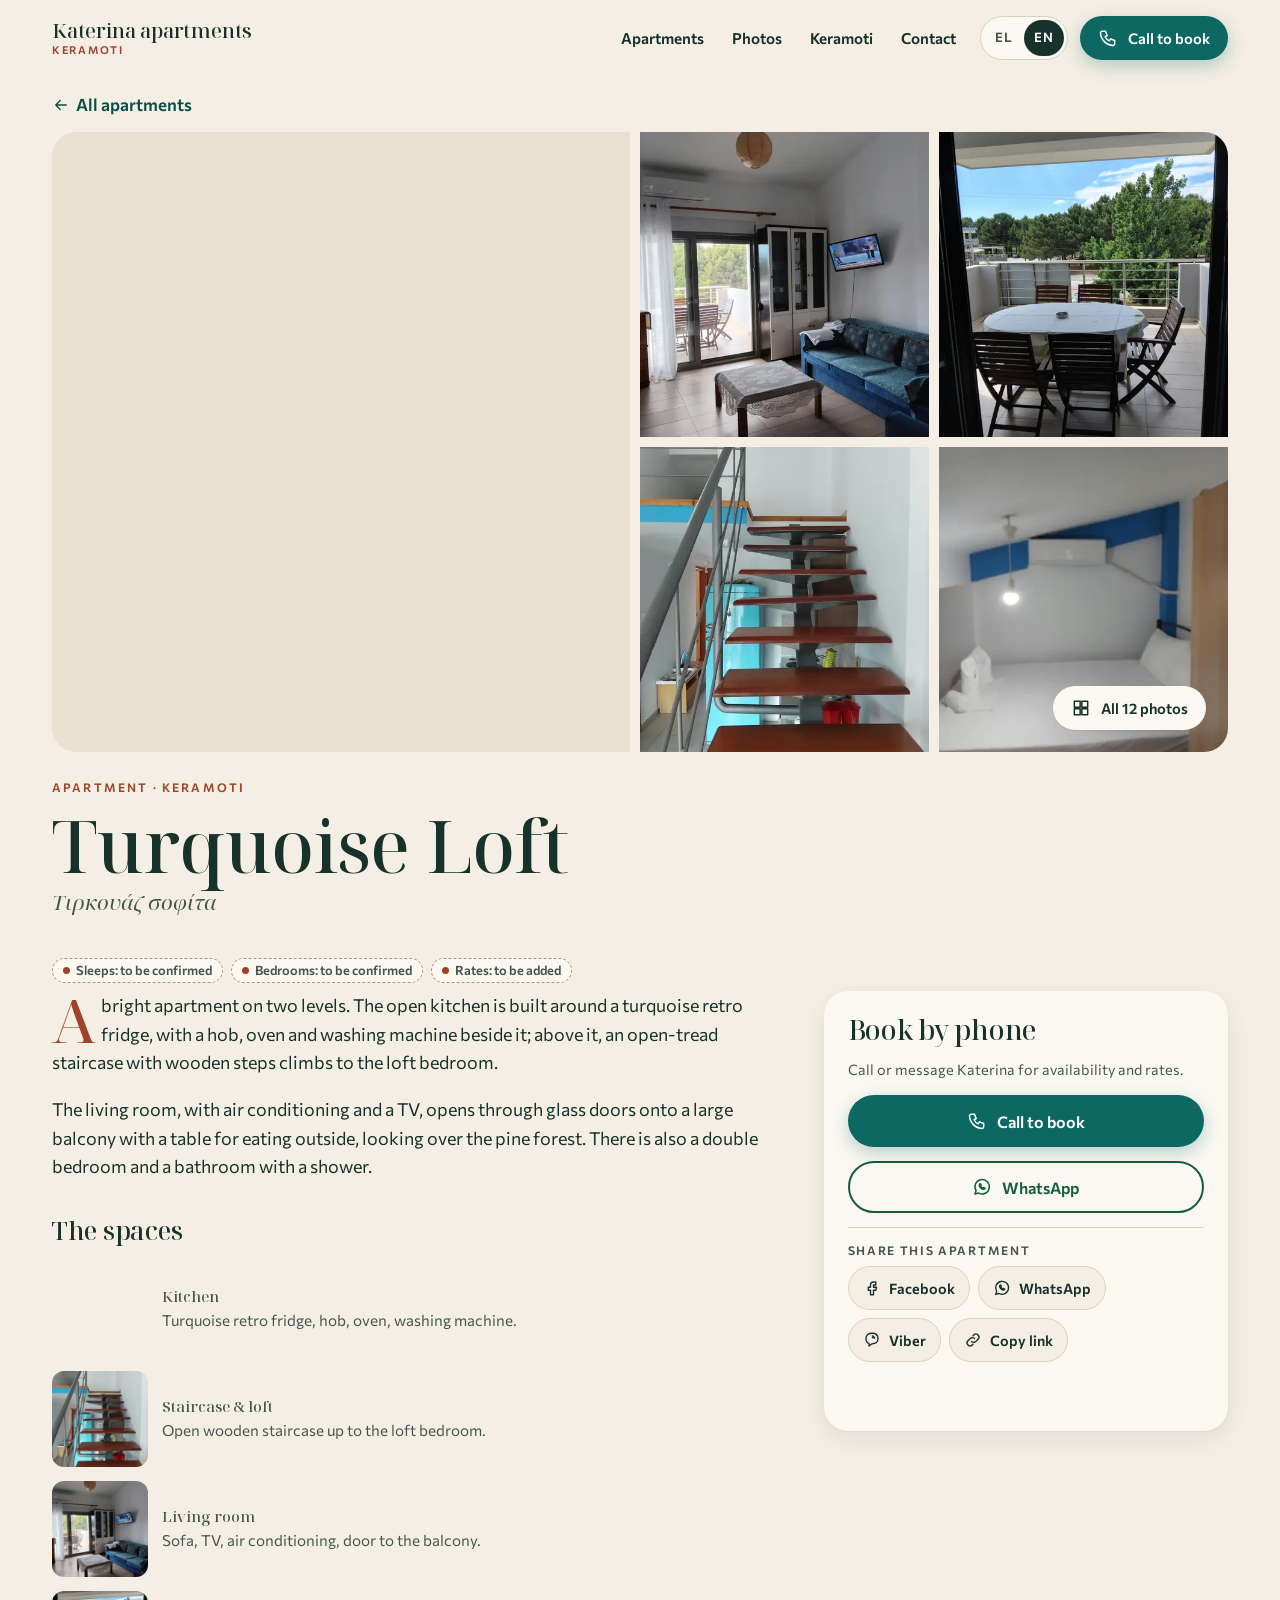
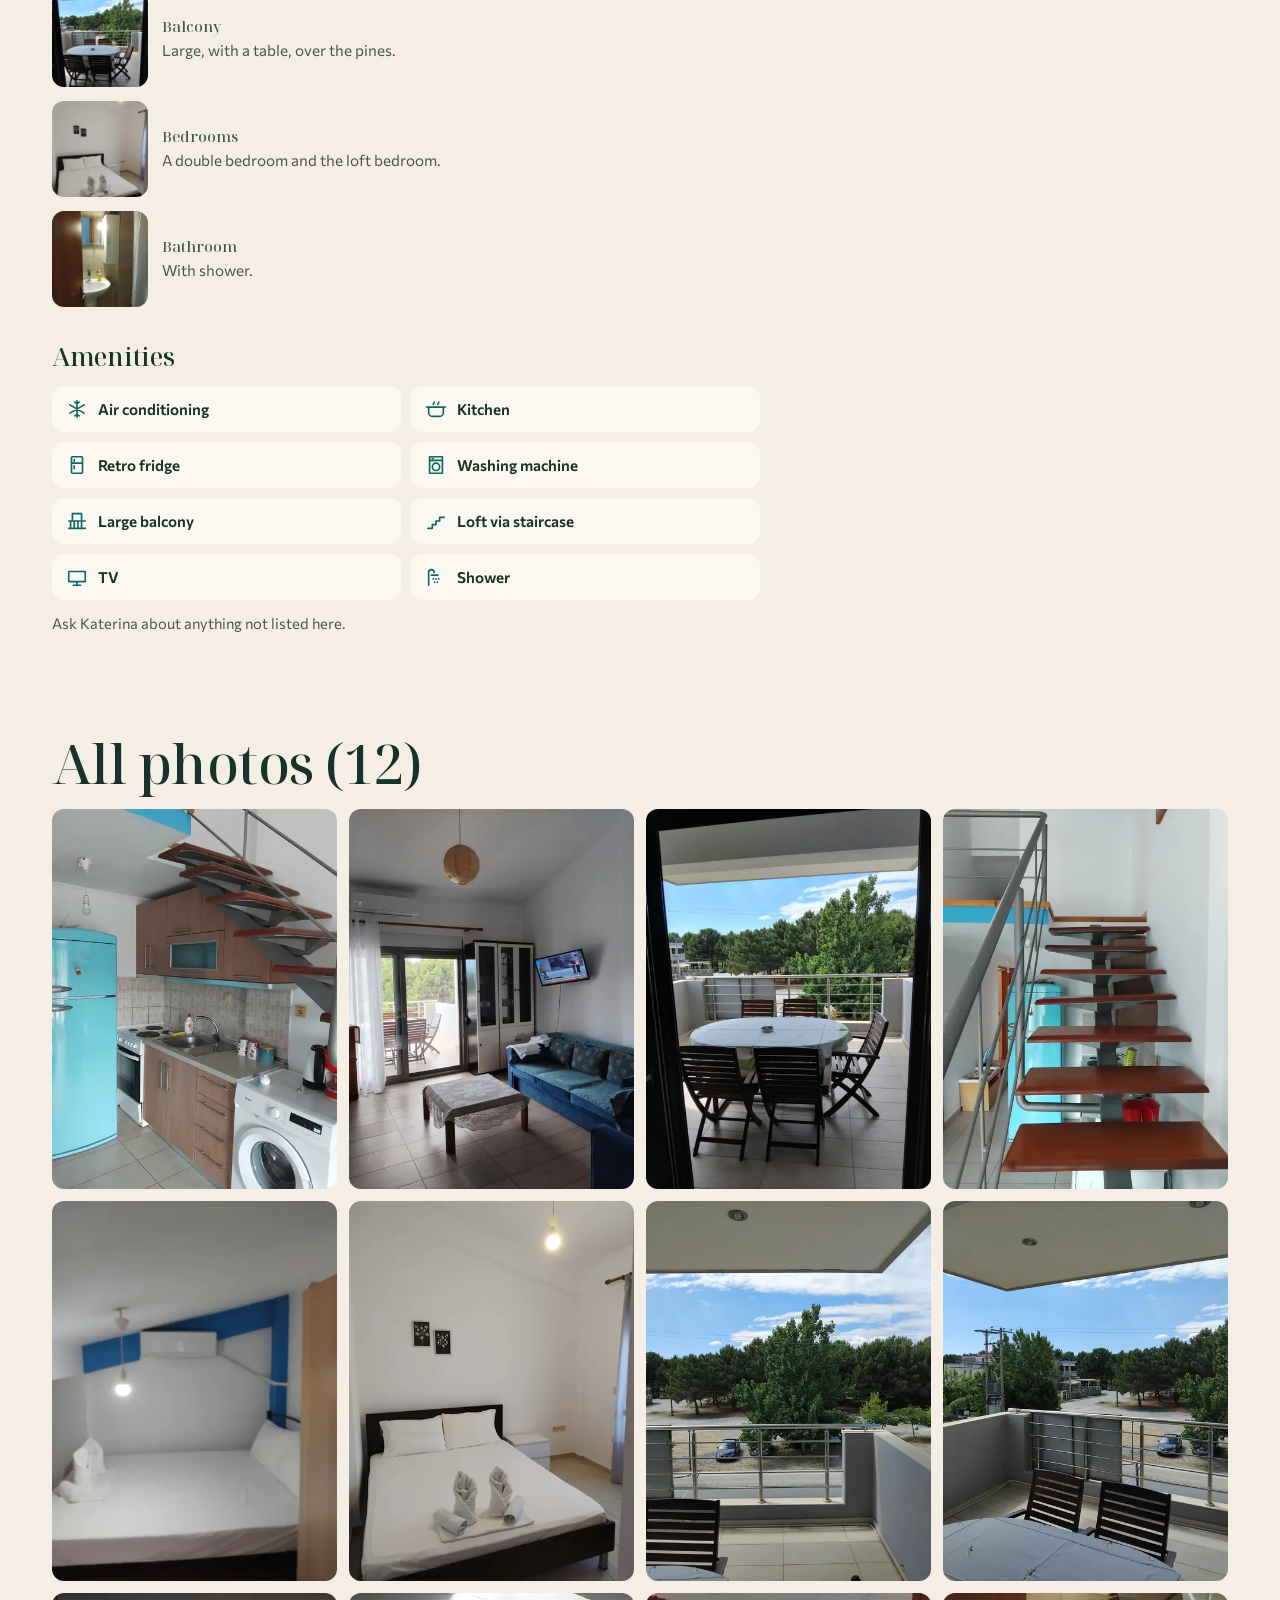
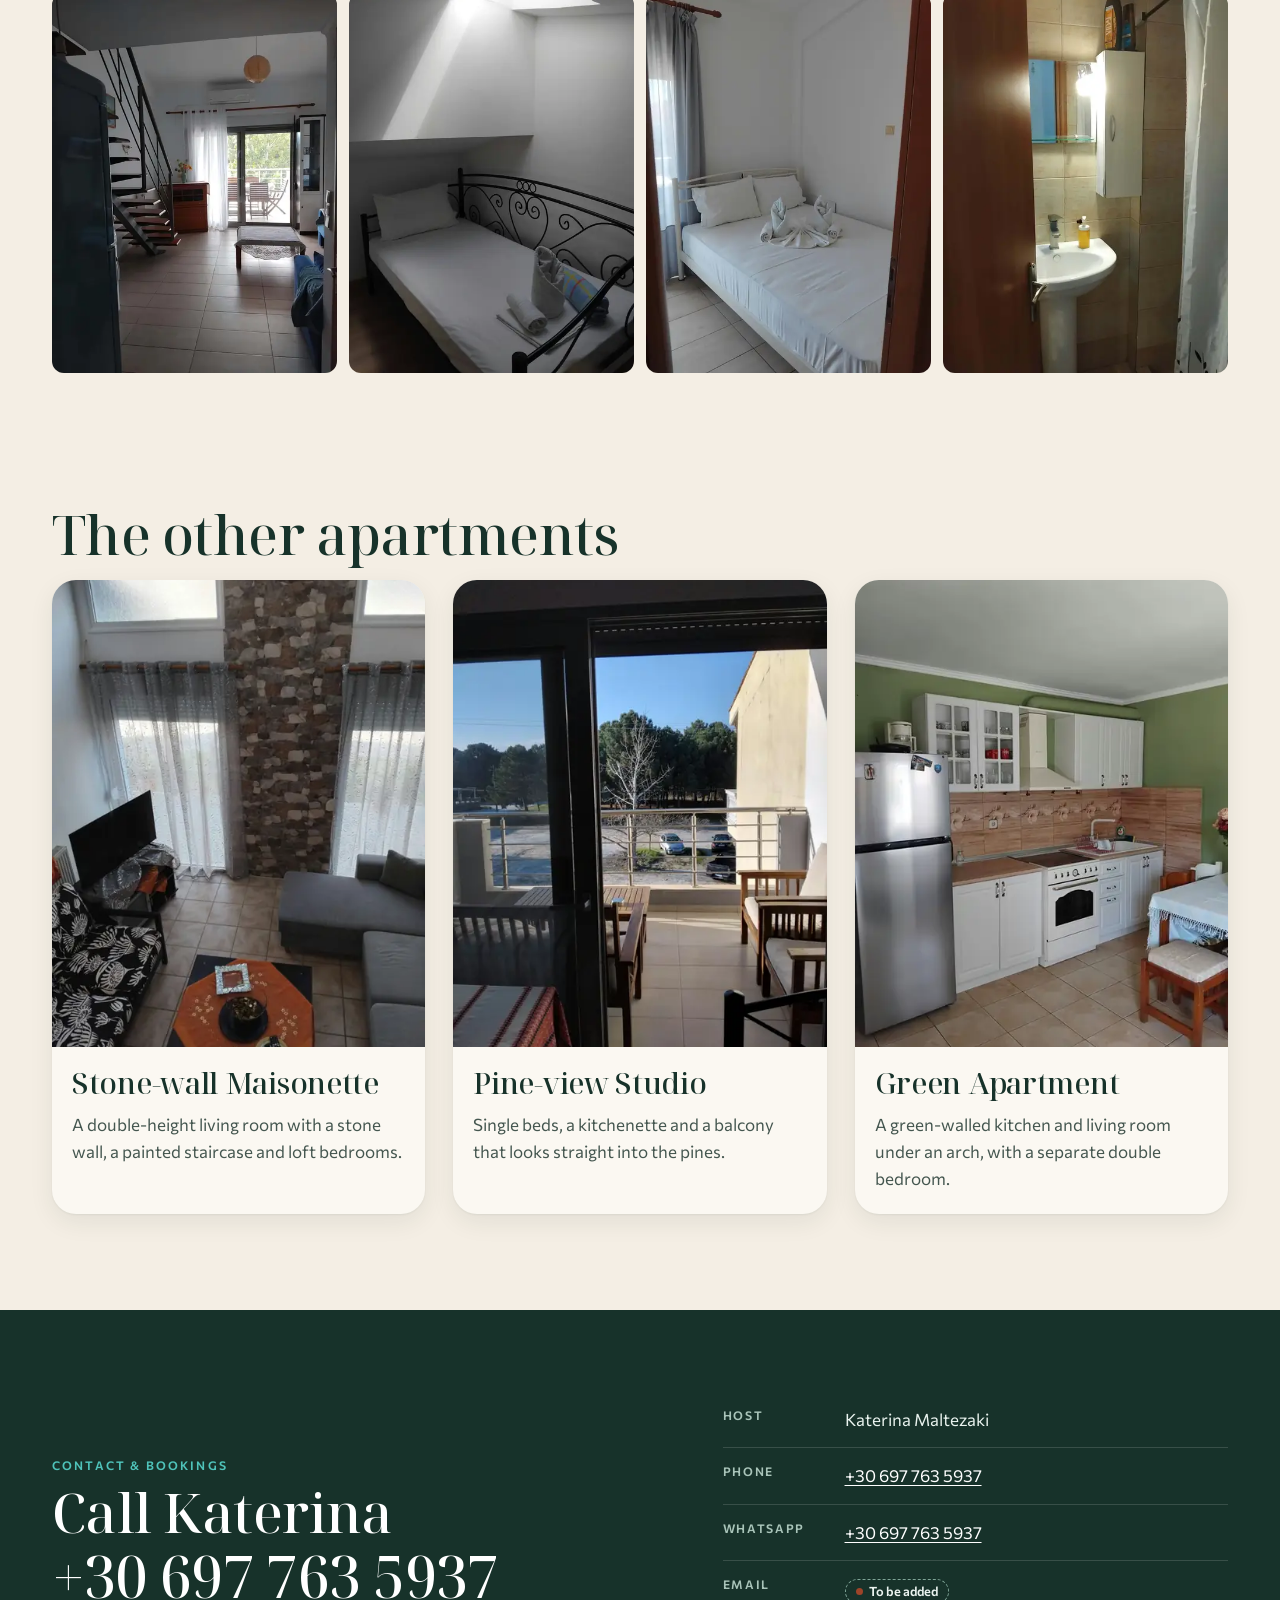
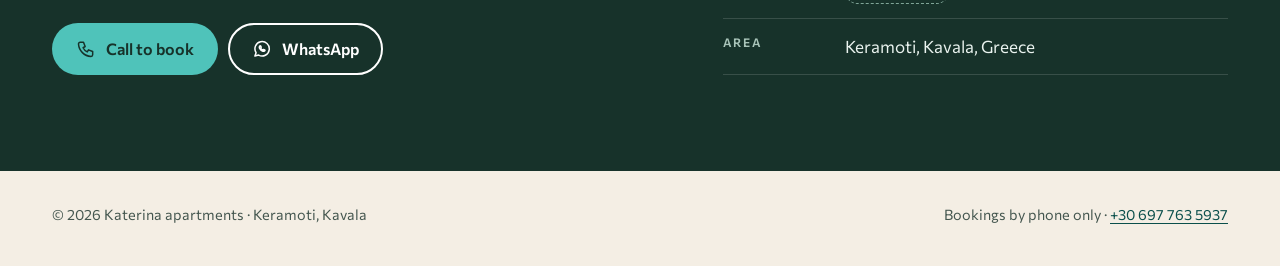
<file: apartments/turquoise-loft/index.html>
<!doctype html>
<html lang="el" data-lang="el" data-title-el="Τιρκουάζ σοφίτα · Katerina apartments, Κεραμωτή" data-title-en="Turquoise Loft · Katerina apartments, Keramoti">
<head>
<meta charset="utf-8">
<meta name="viewport" content="width=device-width, initial-scale=1, viewport-fit=cover">
<script>(function(){var d=document.documentElement,l=null;d.classList.add('js');try{l=new URLSearchParams(location.search).get('lang')||localStorage.getItem('lang')}catch(e){}if(l!=='el'&&l!=='en'){l=/^el\b/i.test(navigator.language||'el')?'el':'en'}d.setAttribute('data-lang',l);d.lang=l;document.title=d.getAttribute('data-title-'+l)})()</script>
<title>Τιρκουάζ σοφίτα · Katerina apartments, Κεραμωτή</title>
<meta name="description" content="Ρετρό τιρκουάζ ψυγείο, ανοιχτή σκάλα προς τη σοφίτα και μεγάλο μπαλκόνι πάνω από τα πεύκα. Κρατήσεις τηλεφωνικά · A turquoise retro fridge, an open-tread staircase to the loft and a big balcony over the pines. Book by phone">
<link rel="canonical" href="https://dgetsi.github.io/keramoti-seaside-rooms/apartments/turquoise-loft/">
<link rel="alternate" hreflang="el" href="https://dgetsi.github.io/keramoti-seaside-rooms/apartments/turquoise-loft/?lang=el">
<link rel="alternate" hreflang="en" href="https://dgetsi.github.io/keramoti-seaside-rooms/apartments/turquoise-loft/?lang=en">
<link rel="alternate" hreflang="x-default" href="https://dgetsi.github.io/keramoti-seaside-rooms/apartments/turquoise-loft/">
<meta name="theme-color" content="#17322A">
<link rel="icon" href="../../assets/icon.svg" type="image/svg+xml">
<link rel="apple-touch-icon" href="../../assets/apple-touch-icon.png">
<link rel="preload" href="../../assets/fonts/noto-serif-display-latin-500-normal.woff2" as="font" type="font/woff2" crossorigin>
<link rel="stylesheet" href="../../assets/css/site.css">
<!-- Open Graph / sharing: absolute URLs only -->
<meta property="og:type" content="website">
<meta property="og:site_name" content="Katerina apartments">
<meta property="og:title" content="Τιρκουάζ σοφίτα · Katerina apartments, Κεραμωτή · Turquoise Loft · Katerina apartments, Keramoti">
<meta property="og:description" content="Ρετρό τιρκουάζ ψυγείο, ανοιχτή σκάλα προς τη σοφίτα και μεγάλο μπαλκόνι πάνω από τα πεύκα. Κρατήσεις τηλεφωνικά · A turquoise retro fridge, an open-tread staircase to the loft and a big balcony over the pines. Book by phone">
<meta property="og:url" content="https://dgetsi.github.io/keramoti-seaside-rooms/apartments/turquoise-loft/">
<meta property="og:image" content="https://dgetsi.github.io/keramoti-seaside-rooms/og/turquoise-loft.jpg">
<meta property="og:image:secure_url" content="https://dgetsi.github.io/keramoti-seaside-rooms/og/turquoise-loft.jpg">
<meta property="og:image:type" content="image/jpeg">
<meta property="og:image:width" content="1200">
<meta property="og:image:height" content="630">
<meta property="og:image:alt" content="Turquoise Loft at Katerina apartments, Keramoti: three real photos of the apartment">
<meta property="og:locale" content="el_GR">
<meta property="og:locale:alternate" content="en_GB">
<meta name="twitter:card" content="summary_large_image">
<meta name="twitter:title" content="Τιρκουάζ σοφίτα · Katerina apartments, Κεραμωτή · Turquoise Loft · Katerina apartments, Keramoti">
<meta name="twitter:description" content="Ρετρό τιρκουάζ ψυγείο, ανοιχτή σκάλα προς τη σοφίτα και μεγάλο μπαλκόνι πάνω από τα πεύκα. Κρατήσεις τηλεφωνικά · A turquoise retro fridge, an open-tread staircase to the loft and a big balcony over the pines. Book by phone">
<meta name="twitter:image" content="https://dgetsi.github.io/keramoti-seaside-rooms/og/turquoise-loft.jpg">
<meta name="twitter:image:alt" content="Turquoise Loft at Katerina apartments, Keramoti: three real photos of the apartment">

</head>
<body>
<a class="skip" href="#main"><span class="i-el" lang="el">Μετάβαση στο περιεχόμενο</span><span class="i-en" lang="en">Skip to content</span></a>
<svg width="0" height="0" style="position:absolute" aria-hidden="true"><defs><symbol id="i-phone" viewBox="0 0 24 24" fill="none" stroke="currentColor" stroke-width="1.8" stroke-linecap="round" stroke-linejoin="round"><path d="M5 4h4l2 5-2.5 1.5a11 11 0 0 0 5 5L15 13l5 2v4a2 2 0 0 1-2 2A16 16 0 0 1 3 6a2 2 0 0 1 2-2"/></symbol><symbol id="i-wa" viewBox="0 0 24 24" fill="none" stroke="currentColor" stroke-width="1.8" stroke-linecap="round" stroke-linejoin="round"><path d="M3.5 20.5l1.4-4.1A8.6 8.6 0 1 1 8 19.3z"/><path d="M9.3 8.4c.3-.5.8-.5 1.1 0l.6 1.3c.1.3 0 .6-.2.8l-.4.4c.5 1 1.3 1.8 2.3 2.3l.4-.4c.2-.2.5-.3.8-.2l1.3.6c.5.3.5.8 0 1.1-.8.5-1.8.6-2.7.2a8 8 0 0 1-3.5-3.5c-.4-.9-.3-1.9.3-2.6z"/></symbol><symbol id="i-viber" viewBox="0 0 24 24" fill="none" stroke="currentColor" stroke-width="1.8" stroke-linecap="round" stroke-linejoin="round"><path d="M12 3c5 0 8 2 8 7s-3 7-8 7l-4 3v-3.5C5 15.5 4 13 4 10c0-5 3-7 8-7z"/><path d="M12.5 6.5a3.5 3.5 0 0 1 3 3M12.5 8.5a1.5 1.5 0 0 1 1 1"/></symbol><symbol id="i-fb" viewBox="0 0 24 24" fill="none" stroke="currentColor" stroke-width="1.8" stroke-linecap="round" stroke-linejoin="round"><path d="M14 8h3V4h-3a4 4 0 0 0-4 4v3H7v4h3v6h4v-6h3l1-4h-4V8z"/></symbol><symbol id="i-link" viewBox="0 0 24 24" fill="none" stroke="currentColor" stroke-width="1.8" stroke-linecap="round" stroke-linejoin="round"><path d="M10 14a4 4 0 0 0 5.7 0l3-3a4 4 0 0 0-5.7-5.7l-1 1"/><path d="M14 10a4 4 0 0 0-5.7 0l-3 3a4 4 0 0 0 5.7 5.7l1-1"/></symbol><symbol id="i-share" viewBox="0 0 24 24" fill="none" stroke="currentColor" stroke-width="1.8" stroke-linecap="round" stroke-linejoin="round"><path d="M12 3v12M7 8l5-5 5 5M5 13v6a2 2 0 0 0 2 2h10a2 2 0 0 0 2-2v-6"/></symbol><symbol id="i-ac" viewBox="0 0 24 24" fill="none" stroke="currentColor" stroke-width="1.8" stroke-linecap="round" stroke-linejoin="round"><path d="M12 3v18M4.2 7.5l15.6 9M4.2 16.5l15.6-9M9.5 4.5 12 6l2.5-1.5M9.5 19.5 12 18l2.5 1.5"/></symbol><symbol id="i-kitchen" viewBox="0 0 24 24" fill="none" stroke="currentColor" stroke-width="1.8" stroke-linecap="round" stroke-linejoin="round"><path d="M4 10h16v6a4 4 0 0 1-4 4H8a4 4 0 0 1-4-4zM2 10h20M9 7c0-1 1-1 1-2.5M14 7c0-1 1-1 1-2.5"/></symbol><symbol id="i-fridge" viewBox="0 0 24 24" fill="none" stroke="currentColor" stroke-width="1.8" stroke-linecap="round" stroke-linejoin="round"><path d="M7 3h10a1 1 0 0 1 1 1v16a1 1 0 0 1-1 1H7a1 1 0 0 1-1-1V4a1 1 0 0 1 1-1zM6 10h12M9 6v2M9 13v3"/></symbol><symbol id="i-washer" viewBox="0 0 24 24" fill="none" stroke="currentColor" stroke-width="1.8" stroke-linecap="round" stroke-linejoin="round"><path d="M5 3h14v18H5zM5 7h14"/><circle cx="12" cy="14" r="4"/><path d="M8 5h1"/></symbol><symbol id="i-balcony" viewBox="0 0 24 24" fill="none" stroke="currentColor" stroke-width="1.8" stroke-linecap="round" stroke-linejoin="round"><path d="M3 12h18M5 12v8M9 12v8M13 12v8M17 12v8M3 20h18M7 12V4h10v8"/></symbol><symbol id="i-stairs" viewBox="0 0 24 24" fill="none" stroke="currentColor" stroke-width="1.8" stroke-linecap="round" stroke-linejoin="round"><path d="M3 20h5v-4h4v-4h4V8h5"/></symbol><symbol id="i-tv" viewBox="0 0 24 24" fill="none" stroke="currentColor" stroke-width="1.8" stroke-linecap="round" stroke-linejoin="round"><path d="M3 6h18v11H3zM8 21h8M12 17v4"/></symbol><symbol id="i-bed" viewBox="0 0 24 24" fill="none" stroke="currentColor" stroke-width="1.8" stroke-linecap="round" stroke-linejoin="round"><path d="M3 18V7M3 14h18v4M21 14v-2a3 3 0 0 0-3-3h-7v5"/><circle cx="7" cy="11" r="1.6"/></symbol><symbol id="i-shower" viewBox="0 0 24 24" fill="none" stroke="currentColor" stroke-width="1.8" stroke-linecap="round" stroke-linejoin="round"><path d="M4 21V7a3 3 0 0 1 6 0M7 10h7M9 14v.5M12 14v.5M15 14v.5M10.5 17.5v.5M13.5 17.5v.5"/></symbol><symbol id="i-pine" viewBox="0 0 24 24" fill="none" stroke="currentColor" stroke-width="1.8" stroke-linecap="round" stroke-linejoin="round"><path d="M12 3l5 7h-3l4 6H6l4-6H7zM12 16v5"/></symbol><symbol id="i-home" viewBox="0 0 24 24" fill="none" stroke="currentColor" stroke-width="1.8" stroke-linecap="round" stroke-linejoin="round"><path d="M4 20V10l8-6 8 6v10zM9 20v-6h6v6"/></symbol><symbol id="i-arrow" viewBox="0 0 24 24" fill="none" stroke="currentColor" stroke-width="1.8" stroke-linecap="round" stroke-linejoin="round"><path d="M5 12h14M13 6l6 6-6 6"/></symbol><symbol id="i-back" viewBox="0 0 24 24" fill="none" stroke="currentColor" stroke-width="1.8" stroke-linecap="round" stroke-linejoin="round"><path d="M19 12H5M11 6l-6 6 6 6"/></symbol><symbol id="i-prev" viewBox="0 0 24 24" fill="none" stroke="currentColor" stroke-width="1.8" stroke-linecap="round" stroke-linejoin="round"><path d="M15 6l-6 6 6 6"/></symbol><symbol id="i-next" viewBox="0 0 24 24" fill="none" stroke="currentColor" stroke-width="1.8" stroke-linecap="round" stroke-linejoin="round"><path d="M9 6l6 6-6 6"/></symbol><symbol id="i-close" viewBox="0 0 24 24" fill="none" stroke="currentColor" stroke-width="1.8" stroke-linecap="round" stroke-linejoin="round"><path d="M6 6l12 12M18 6 6 18"/></symbol><symbol id="i-grid" viewBox="0 0 24 24" fill="none" stroke="currentColor" stroke-width="1.8" stroke-linecap="round" stroke-linejoin="round"><path d="M4 4h7v7H4zM13 4h7v7h-7zM4 13h7v7H4zM13 13h7v7h-7z"/></symbol><symbol id="i-mail" viewBox="0 0 24 24" fill="none" stroke="currentColor" stroke-width="1.8" stroke-linecap="round" stroke-linejoin="round"><path d="M3 6h18v12H3zM3 7l9 6 9-6"/></symbol><symbol id="i-pin" viewBox="0 0 24 24" fill="none" stroke="currentColor" stroke-width="1.8" stroke-linecap="round" stroke-linejoin="round"><path d="M12 21s-7-6.2-7-11.5a7 7 0 0 1 14 0C19 14.8 12 21 12 21z"/><circle cx="12" cy="9.5" r="2.5"/></symbol></defs></svg>
<header class="hdr">
 <div class="wrap">
  <a class="brand" href="../../"><b>Katerina apartments</b><small><span class="i-el" lang="el">Κεραμωτή</span><span class="i-en" lang="en">Keramoti</span></small></a>
  <nav class="nav" aria-label="Κύριο μενού" data-aria-el="Κύριο μενού" data-aria-en="Main menu"><a href="../../#apartments"><span class="i-el" lang="el">Διαμερίσματα</span><span class="i-en" lang="en">Apartments</span></a><a href="../../#photos"><span class="i-el" lang="el">Φωτογραφίες</span><span class="i-en" lang="en">Photos</span></a><a href="../../#keramoti"><span class="i-el" lang="el">Κεραμωτή</span><span class="i-en" lang="en">Keramoti</span></a><a href="../../#contact"><span class="i-el" lang="el">Επικοινωνία</span><span class="i-en" lang="en">Contact</span></a></nav>
  <div class="lang" role="group" aria-label="Γλώσσα / Language">
   <button type="button" data-set-lang="el" aria-pressed="true"><span aria-hidden="true">EL</span><span class="sr-only">Ελληνικά</span></button>
   <button type="button" data-set-lang="en" aria-pressed="false"><span aria-hidden="true">EN</span><span class="sr-only">English</span></button>
  </div>
  <a class="btn btn-call btn-sm" href="tel:+306977635937"><svg aria-hidden="true" focusable="false"><use href="#i-phone"/></svg><span class="i-el" lang="el">Καλέστε για κράτηση</span><span class="i-en" lang="en">Call to book</span></a>
 </div>
</header><main id="main">
<div class="wrap">
 <a class="crumb" href="../../#apartments"><svg aria-hidden="true" focusable="false"><use href="#i-back"/></svg><span class="i-el" lang="el">Όλα τα διαμερίσματα</span><span class="i-en" lang="en">All apartments</span></a>
 <section class="room-hero" aria-label="Φωτογραφίες" data-aria-el="Φωτογραφίες" data-aria-en="Photos">
  <div class="car" data-car>
  <div class="car-track" tabindex="0" role="group" aria-roledescription="carousel" aria-label="Τιρκουάζ σοφίτα: φωτογραφίες" data-aria-el="Τιρκουάζ σοφίτα: φωτογραφίες" data-aria-en="Turquoise Loft: photos"><a href="../../assets/img/turquoise-loft-01-1200.webp" data-lb="room"><picture><source type="image/webp" srcset="../../assets/img/turquoise-loft-01-480.webp 480w,../../assets/img/turquoise-loft-01-800.webp 800w,../../assets/img/turquoise-loft-01-1200.webp 1200w" sizes="100vw"><img src="../../assets/img/turquoise-loft-01-800.jpg" width="1200" height="1600" alt="Κουζίνα με τιρκουάζ ρετρό ψυγείο, πλυντήριο και την ανοιχτή σκάλα από πάνω" data-alt-el="Κουζίνα με τιρκουάζ ρετρό ψυγείο, πλυντήριο και την ανοιχτή σκάλα από πάνω" data-alt-en="Kitchen with turquoise retro fridge, washing machine and the open-tread staircase above" fetchpriority="high" loading="eager" decoding="async"></picture></a><a href="../../assets/img/turquoise-loft-02-1200.webp" data-lb="room"><picture><source type="image/webp" srcset="../../assets/img/turquoise-loft-02-480.webp 480w,../../assets/img/turquoise-loft-02-800.webp 800w,../../assets/img/turquoise-loft-02-1200.webp 1200w" sizes="100vw"><img src="../../assets/img/turquoise-loft-02-800.jpg" width="1200" height="1600" alt="Σαλόνι με μπλε καναπέ, τηλεόραση, κλιματιστικό και πόρτα προς το μπαλκόνι" data-alt-el="Σαλόνι με μπλε καναπέ, τηλεόραση, κλιματιστικό και πόρτα προς το μπαλκόνι" data-alt-en="Living room with blue sofa, TV, air conditioning and door to the balcony" loading="lazy" decoding="async"></picture></a><a href="../../assets/img/turquoise-loft-03-1200.webp" data-lb="room"><picture><source type="image/webp" srcset="../../assets/img/turquoise-loft-03-480.webp 480w,../../assets/img/turquoise-loft-03-800.webp 800w,../../assets/img/turquoise-loft-03-1200.webp 1200w" sizes="100vw"><img src="../../assets/img/turquoise-loft-03-800.jpg" width="1200" height="1600" alt="Μεγάλο μπαλκόνι με τραπέζι, πάνω από το πευκοδάσος" data-alt-el="Μεγάλο μπαλκόνι με τραπέζι, πάνω από το πευκοδάσος" data-alt-en="Large balcony with a table, over the pine forest" loading="lazy" decoding="async"></picture></a><a href="../../assets/img/turquoise-loft-04-1200.webp" data-lb="room"><picture><source type="image/webp" srcset="../../assets/img/turquoise-loft-04-480.webp 480w,../../assets/img/turquoise-loft-04-800.webp 800w,../../assets/img/turquoise-loft-04-1200.webp 1200w" sizes="100vw"><img src="../../assets/img/turquoise-loft-04-800.jpg" width="1200" height="1600" alt="Ανοιχτή σκάλα με ξύλινα σκαλοπάτια προς τη σοφίτα" data-alt-el="Ανοιχτή σκάλα με ξύλινα σκαλοπάτια προς τη σοφίτα" data-alt-en="Open-tread staircase with wooden steps up to the loft" loading="lazy" decoding="async"></picture></a><a href="../../assets/img/turquoise-loft-05-1200.webp" data-lb="room"><picture><source type="image/webp" srcset="../../assets/img/turquoise-loft-05-480.webp 480w,../../assets/img/turquoise-loft-05-800.webp 800w,../../assets/img/turquoise-loft-05-1200.webp 1200w" sizes="100vw"><img src="../../assets/img/turquoise-loft-05-800.jpg" width="1200" height="1600" alt="Υπνοδωμάτιο σοφίτας με διπλό κρεβάτι και κλιματιστικό" data-alt-el="Υπνοδωμάτιο σοφίτας με διπλό κρεβάτι και κλιματιστικό" data-alt-en="Loft bedroom with double bed and air conditioning" loading="lazy" decoding="async"></picture></a><a href="../../assets/img/turquoise-loft-06-1200.webp" data-lb="room"><picture><source type="image/webp" srcset="../../assets/img/turquoise-loft-06-480.webp 480w,../../assets/img/turquoise-loft-06-800.webp 800w,../../assets/img/turquoise-loft-06-1200.webp 1200w" sizes="100vw"><img src="../../assets/img/turquoise-loft-06-800.jpg" width="1200" height="1600" alt="Διπλό υπνοδωμάτιο με λευκά σεντόνια" data-alt-el="Διπλό υπνοδωμάτιο με λευκά σεντόνια" data-alt-en="Double bedroom with white linen" loading="lazy" decoding="async"></picture></a><a href="../../assets/img/turquoise-loft-07-1200.webp" data-lb="room"><picture><source type="image/webp" srcset="../../assets/img/turquoise-loft-07-480.webp 480w,../../assets/img/turquoise-loft-07-800.webp 800w,../../assets/img/turquoise-loft-07-1200.webp 1200w" sizes="100vw"><img src="../../assets/img/turquoise-loft-07-800.jpg" width="1200" height="1600" alt="Θέα από το μπαλκόνι στα πεύκα" data-alt-el="Θέα από το μπαλκόνι στα πεύκα" data-alt-en="View from the balcony over the pines" loading="lazy" decoding="async"></picture></a><a href="../../assets/img/turquoise-loft-08-1200.webp" data-lb="room"><picture><source type="image/webp" srcset="../../assets/img/turquoise-loft-08-480.webp 480w,../../assets/img/turquoise-loft-08-800.webp 800w,../../assets/img/turquoise-loft-08-1200.webp 1200w" sizes="100vw"><img src="../../assets/img/turquoise-loft-08-800.jpg" width="1200" height="1600" alt="Το μπαλκόνι με το τραπέζι και τα πεύκα" data-alt-el="Το μπαλκόνι με το τραπέζι και τα πεύκα" data-alt-en="The balcony table and the pines" loading="lazy" decoding="async"></picture></a><a href="../../assets/img/turquoise-loft-09-1200.webp" data-lb="room"><picture><source type="image/webp" srcset="../../assets/img/turquoise-loft-09-480.webp 480w,../../assets/img/turquoise-loft-09-800.webp 800w,../../assets/img/turquoise-loft-09-1200.webp 1200w" sizes="100vw"><img src="../../assets/img/turquoise-loft-09-800.jpg" width="1200" height="1600" alt="Σαλόνι με τη σκάλα και την μπαλκονόπορτα" data-alt-el="Σαλόνι με τη σκάλα και την μπαλκονόπορτα" data-alt-en="Living room with the staircase and balcony door" loading="lazy" decoding="async"></picture></a><a href="../../assets/img/turquoise-loft-10-1200.webp" data-lb="room"><picture><source type="image/webp" srcset="../../assets/img/turquoise-loft-10-480.webp 480w,../../assets/img/turquoise-loft-10-800.webp 800w,../../assets/img/turquoise-loft-10-1200.webp 1200w" sizes="100vw"><img src="../../assets/img/turquoise-loft-10-800.jpg" width="1200" height="1600" alt="Κρεβάτι στη σοφίτα, κάτω από τη στέγη" data-alt-el="Κρεβάτι στη σοφίτα, κάτω από τη στέγη" data-alt-en="Bed in the loft, under the roof" loading="lazy" decoding="async"></picture></a><a href="../../assets/img/turquoise-loft-11-1200.webp" data-lb="room"><picture><source type="image/webp" srcset="../../assets/img/turquoise-loft-11-480.webp 480w,../../assets/img/turquoise-loft-11-800.webp 800w,../../assets/img/turquoise-loft-11-1200.webp 1200w" sizes="100vw"><img src="../../assets/img/turquoise-loft-11-800.jpg" width="1200" height="1600" alt="Υπνοδωμάτιο με διπλό κρεβάτι δίπλα στο παράθυρο" data-alt-el="Υπνοδωμάτιο με διπλό κρεβάτι δίπλα στο παράθυρο" data-alt-en="Bedroom with a double bed by the window" loading="lazy" decoding="async"></picture></a><a href="../../assets/img/turquoise-loft-12-1200.webp" data-lb="room"><picture><source type="image/webp" srcset="../../assets/img/turquoise-loft-12-480.webp 480w,../../assets/img/turquoise-loft-12-800.webp 800w,../../assets/img/turquoise-loft-12-1200.webp 1200w" sizes="100vw"><img src="../../assets/img/turquoise-loft-12-800.jpg" width="1200" height="1600" alt="Μπάνιο με νιπτήρα και ντους" data-alt-el="Μπάνιο με νιπτήρα και ντους" data-alt-en="Bathroom with basin and shower" loading="lazy" decoding="async"></picture></a></div>
  <button class="car-btn car-prev" type="button" tabindex="-1" aria-hidden="true"><svg aria-hidden="true" focusable="false"><use href="#i-prev"/></svg></button>
  <button class="car-btn car-next" type="button" tabindex="-1" aria-hidden="true"><svg aria-hidden="true" focusable="false"><use href="#i-next"/></svg></button>
  <span class="car-count" aria-hidden="true"></span>
 </div>
  <div class="bento"><a href="../../assets/img/turquoise-loft-01-1200.webp" data-lb="room"><picture><source type="image/webp" srcset="../../assets/img/turquoise-loft-01-480.webp 480w,../../assets/img/turquoise-loft-01-800.webp 800w,../../assets/img/turquoise-loft-01-1200.webp 1200w" sizes="(min-width:960px) 50vw, 100vw"><img src="../../assets/img/turquoise-loft-01-800.jpg" width="1200" height="1600" alt="Κουζίνα με τιρκουάζ ρετρό ψυγείο, πλυντήριο και την ανοιχτή σκάλα από πάνω" data-alt-el="Κουζίνα με τιρκουάζ ρετρό ψυγείο, πλυντήριο και την ανοιχτή σκάλα από πάνω" data-alt-en="Kitchen with turquoise retro fridge, washing machine and the open-tread staircase above" fetchpriority="high" loading="eager" decoding="async"></picture></a><a href="../../assets/img/turquoise-loft-02-1200.webp" data-lb="room"><picture><source type="image/webp" srcset="../../assets/img/turquoise-loft-02-480.webp 480w,../../assets/img/turquoise-loft-02-800.webp 800w,../../assets/img/turquoise-loft-02-1200.webp 1200w" sizes="25vw"><img src="../../assets/img/turquoise-loft-02-800.jpg" width="1200" height="1600" alt="Σαλόνι με μπλε καναπέ, τηλεόραση, κλιματιστικό και πόρτα προς το μπαλκόνι" data-alt-el="Σαλόνι με μπλε καναπέ, τηλεόραση, κλιματιστικό και πόρτα προς το μπαλκόνι" data-alt-en="Living room with blue sofa, TV, air conditioning and door to the balcony" loading="lazy" decoding="async"></picture></a><a href="../../assets/img/turquoise-loft-03-1200.webp" data-lb="room"><picture><source type="image/webp" srcset="../../assets/img/turquoise-loft-03-480.webp 480w,../../assets/img/turquoise-loft-03-800.webp 800w,../../assets/img/turquoise-loft-03-1200.webp 1200w" sizes="25vw"><img src="../../assets/img/turquoise-loft-03-800.jpg" width="1200" height="1600" alt="Μεγάλο μπαλκόνι με τραπέζι, πάνω από το πευκοδάσος" data-alt-el="Μεγάλο μπαλκόνι με τραπέζι, πάνω από το πευκοδάσος" data-alt-en="Large balcony with a table, over the pine forest" loading="lazy" decoding="async"></picture></a><a href="../../assets/img/turquoise-loft-04-1200.webp" data-lb="room"><picture><source type="image/webp" srcset="../../assets/img/turquoise-loft-04-480.webp 480w,../../assets/img/turquoise-loft-04-800.webp 800w,../../assets/img/turquoise-loft-04-1200.webp 1200w" sizes="25vw"><img src="../../assets/img/turquoise-loft-04-800.jpg" width="1200" height="1600" alt="Ανοιχτή σκάλα με ξύλινα σκαλοπάτια προς τη σοφίτα" data-alt-el="Ανοιχτή σκάλα με ξύλινα σκαλοπάτια προς τη σοφίτα" data-alt-en="Open-tread staircase with wooden steps up to the loft" loading="lazy" decoding="async"></picture></a><a href="../../assets/img/turquoise-loft-05-1200.webp" data-lb="room"><picture><source type="image/webp" srcset="../../assets/img/turquoise-loft-05-480.webp 480w,../../assets/img/turquoise-loft-05-800.webp 800w,../../assets/img/turquoise-loft-05-1200.webp 1200w" sizes="25vw"><img src="../../assets/img/turquoise-loft-05-800.jpg" width="1200" height="1600" alt="Υπνοδωμάτιο σοφίτας με διπλό κρεβάτι και κλιματιστικό" data-alt-el="Υπνοδωμάτιο σοφίτας με διπλό κρεβάτι και κλιματιστικό" data-alt-en="Loft bedroom with double bed and air conditioning" loading="lazy" decoding="async"></picture></a></div>
  <div class="showall"><a class="btn" href="#all-photos"><svg aria-hidden="true" focusable="false"><use href="#i-grid"/></svg><span class="i-el" lang="el">Όλες (12)</span><span class="i-en" lang="en">All 12 photos</span></a></div>
 </section>

 <header class="room-head">
  <div><p class="kicker" style="color:var(--terra);margin:0 0 10px"><span class="i-el" lang="el">Διαμέρισμα · Κεραμωτή</span><span class="i-en" lang="en">Apartment · Keramoti</span></p>
   <h1><span class="i-el" lang="el">Τιρκουάζ σοφίτα</span><span class="i-en" lang="en">Turquoise Loft</span></h1><p class="alt-name"><span class="i-el" lang="el">Turquoise Loft</span><span class="i-en" lang="en">Τιρκουάζ σοφίτα</span></p></div>
  <ul class="qf">
   <li><span class="tbc"><span class="i-el" lang="el">Άτομα: προς επιβεβαίωση</span><span class="i-en" lang="en">Sleeps: to be confirmed</span></span></li>
   <li><span class="tbc"><span class="i-el" lang="el">Υπνοδωμάτια: προς επιβεβαίωση</span><span class="i-en" lang="en">Bedrooms: to be confirmed</span></span></li>
   <li><span class="tbc"><span class="i-el" lang="el">Τιμές: θα προστεθούν</span><span class="i-en" lang="en">Rates: to be added</span></span></li>
  </ul>
 </header>

 <div class="room-layout" style="padding-bottom:48px">
  <div>
   <div class="prose"><p><span class="i-el" lang="el">Ένα φωτεινό διαμέρισμα σε δύο επίπεδα. Στην ανοιχτή κουζίνα ξεχωρίζει το τιρκουάζ ρετρό ψυγείο, δίπλα σε εστίες, φούρνο και πλυντήριο ρούχων· από πάνω της, μια ανοιχτή σκάλα με ξύλινα σκαλοπάτια ανεβαίνει στο υπνοδωμάτιο της σοφίτας.</span><span class="i-en" lang="en">A bright apartment on two levels. The open kitchen is built around a turquoise retro fridge, with a hob, oven and washing machine beside it; above it, an open-tread staircase with wooden steps climbs to the loft bedroom.</span></p><p><span class="i-el" lang="el">Το σαλόνι, με κλιματισμό και τηλεόραση, ανοίγει με μπαλκονόπορτα σε ένα μεγάλο μπαλκόνι με τραπέζι για φαγητό έξω, πάνω από το πευκοδάσος. Υπάρχει επίσης διπλό υπνοδωμάτιο και μπάνιο με ντους.</span><span class="i-en" lang="en">The living room, with air conditioning and a TV, opens through glass doors onto a large balcony with a table for eating outside, looking over the pine forest. There is also a double bedroom and a bathroom with a shower.</span></p></div>
   <h2 class="h3"><span class="i-el" lang="el">Οι χώροι</span><span class="i-en" lang="en">The spaces</span></h2>
   <ul class="spaces"><li><a href="../../assets/img/turquoise-loft-01-1200.webp" data-lb="room"><picture><source type="image/webp" srcset="../../assets/img/turquoise-loft-01-480.webp 480w,../../assets/img/turquoise-loft-01-800.webp 800w,../../assets/img/turquoise-loft-01-1200.webp 1200w" sizes="96px"><img src="../../assets/img/turquoise-loft-01-800.jpg" width="1200" height="1600" alt="Κουζίνα με τιρκουάζ ρετρό ψυγείο, πλυντήριο και την ανοιχτή σκάλα από πάνω" data-alt-el="Κουζίνα με τιρκουάζ ρετρό ψυγείο, πλυντήριο και την ανοιχτή σκάλα από πάνω" data-alt-en="Kitchen with turquoise retro fridge, washing machine and the open-tread staircase above" loading="lazy" decoding="async"></picture></a><div><b><span class="i-el" lang="el">Κουζίνα</span><span class="i-en" lang="en">Kitchen</span></b><span><span class="i-el" lang="el">Τιρκουάζ ρετρό ψυγείο, εστίες, φούρνος, πλυντήριο.</span><span class="i-en" lang="en">Turquoise retro fridge, hob, oven, washing machine.</span></span></div></li><li><a href="../../assets/img/turquoise-loft-04-1200.webp" data-lb="room"><picture><source type="image/webp" srcset="../../assets/img/turquoise-loft-04-480.webp 480w,../../assets/img/turquoise-loft-04-800.webp 800w,../../assets/img/turquoise-loft-04-1200.webp 1200w" sizes="96px"><img src="../../assets/img/turquoise-loft-04-800.jpg" width="1200" height="1600" alt="Ανοιχτή σκάλα με ξύλινα σκαλοπάτια προς τη σοφίτα" data-alt-el="Ανοιχτή σκάλα με ξύλινα σκαλοπάτια προς τη σοφίτα" data-alt-en="Open-tread staircase with wooden steps up to the loft" loading="lazy" decoding="async"></picture></a><div><b><span class="i-el" lang="el">Σκάλα & σοφίτα</span><span class="i-en" lang="en">Staircase & loft</span></b><span><span class="i-el" lang="el">Ανοιχτή ξύλινη σκάλα προς το υπνοδωμάτιο της σοφίτας.</span><span class="i-en" lang="en">Open wooden staircase up to the loft bedroom.</span></span></div></li><li><a href="../../assets/img/turquoise-loft-02-1200.webp" data-lb="room"><picture><source type="image/webp" srcset="../../assets/img/turquoise-loft-02-480.webp 480w,../../assets/img/turquoise-loft-02-800.webp 800w,../../assets/img/turquoise-loft-02-1200.webp 1200w" sizes="96px"><img src="../../assets/img/turquoise-loft-02-800.jpg" width="1200" height="1600" alt="Σαλόνι με μπλε καναπέ, τηλεόραση, κλιματιστικό και πόρτα προς το μπαλκόνι" data-alt-el="Σαλόνι με μπλε καναπέ, τηλεόραση, κλιματιστικό και πόρτα προς το μπαλκόνι" data-alt-en="Living room with blue sofa, TV, air conditioning and door to the balcony" loading="lazy" decoding="async"></picture></a><div><b><span class="i-el" lang="el">Σαλόνι</span><span class="i-en" lang="en">Living room</span></b><span><span class="i-el" lang="el">Καναπές, τηλεόραση, κλιματισμός, έξοδος στο μπαλκόνι.</span><span class="i-en" lang="en">Sofa, TV, air conditioning, door to the balcony.</span></span></div></li><li><a href="../../assets/img/turquoise-loft-03-1200.webp" data-lb="room"><picture><source type="image/webp" srcset="../../assets/img/turquoise-loft-03-480.webp 480w,../../assets/img/turquoise-loft-03-800.webp 800w,../../assets/img/turquoise-loft-03-1200.webp 1200w" sizes="96px"><img src="../../assets/img/turquoise-loft-03-800.jpg" width="1200" height="1600" alt="Μεγάλο μπαλκόνι με τραπέζι, πάνω από το πευκοδάσος" data-alt-el="Μεγάλο μπαλκόνι με τραπέζι, πάνω από το πευκοδάσος" data-alt-en="Large balcony with a table, over the pine forest" loading="lazy" decoding="async"></picture></a><div><b><span class="i-el" lang="el">Μπαλκόνι</span><span class="i-en" lang="en">Balcony</span></b><span><span class="i-el" lang="el">Μεγάλο, με τραπέζι, πάνω από τα πεύκα.</span><span class="i-en" lang="en">Large, with a table, over the pines.</span></span></div></li><li><a href="../../assets/img/turquoise-loft-06-1200.webp" data-lb="room"><picture><source type="image/webp" srcset="../../assets/img/turquoise-loft-06-480.webp 480w,../../assets/img/turquoise-loft-06-800.webp 800w,../../assets/img/turquoise-loft-06-1200.webp 1200w" sizes="96px"><img src="../../assets/img/turquoise-loft-06-800.jpg" width="1200" height="1600" alt="Διπλό υπνοδωμάτιο με λευκά σεντόνια" data-alt-el="Διπλό υπνοδωμάτιο με λευκά σεντόνια" data-alt-en="Double bedroom with white linen" loading="lazy" decoding="async"></picture></a><div><b><span class="i-el" lang="el">Υπνοδωμάτια</span><span class="i-en" lang="en">Bedrooms</span></b><span><span class="i-el" lang="el">Διπλό υπνοδωμάτιο και υπνοδωμάτιο σοφίτας.</span><span class="i-en" lang="en">A double bedroom and the loft bedroom.</span></span></div></li><li><a href="../../assets/img/turquoise-loft-12-1200.webp" data-lb="room"><picture><source type="image/webp" srcset="../../assets/img/turquoise-loft-12-480.webp 480w,../../assets/img/turquoise-loft-12-800.webp 800w,../../assets/img/turquoise-loft-12-1200.webp 1200w" sizes="96px"><img src="../../assets/img/turquoise-loft-12-800.jpg" width="1200" height="1600" alt="Μπάνιο με νιπτήρα και ντους" data-alt-el="Μπάνιο με νιπτήρα και ντους" data-alt-en="Bathroom with basin and shower" loading="lazy" decoding="async"></picture></a><div><b><span class="i-el" lang="el">Μπάνιο</span><span class="i-en" lang="en">Bathroom</span></b><span><span class="i-el" lang="el">Με ντους.</span><span class="i-en" lang="en">With shower.</span></span></div></li></ul>
   <h2 class="h3"><span class="i-el" lang="el">Παροχές</span><span class="i-en" lang="en">Amenities</span></h2>
   <ul class="amen"><li><svg aria-hidden="true" focusable="false"><use href="#i-ac"/></svg><span class="i-el" lang="el">Κλιματισμός</span><span class="i-en" lang="en">Air conditioning</span></li><li><svg aria-hidden="true" focusable="false"><use href="#i-kitchen"/></svg><span class="i-el" lang="el">Κουζίνα</span><span class="i-en" lang="en">Kitchen</span></li><li><svg aria-hidden="true" focusable="false"><use href="#i-fridge"/></svg><span class="i-el" lang="el">Ρετρό ψυγείο</span><span class="i-en" lang="en">Retro fridge</span></li><li><svg aria-hidden="true" focusable="false"><use href="#i-washer"/></svg><span class="i-el" lang="el">Πλυντήριο ρούχων</span><span class="i-en" lang="en">Washing machine</span></li><li><svg aria-hidden="true" focusable="false"><use href="#i-balcony"/></svg><span class="i-el" lang="el">Μεγάλο μπαλκόνι</span><span class="i-en" lang="en">Large balcony</span></li><li><svg aria-hidden="true" focusable="false"><use href="#i-stairs"/></svg><span class="i-el" lang="el">Σοφίτα με σκάλα</span><span class="i-en" lang="en">Loft via staircase</span></li><li><svg aria-hidden="true" focusable="false"><use href="#i-tv"/></svg><span class="i-el" lang="el">Τηλεόραση</span><span class="i-en" lang="en">TV</span></li><li><svg aria-hidden="true" focusable="false"><use href="#i-shower"/></svg><span class="i-el" lang="el">Μπάνιο με ντους</span><span class="i-en" lang="en">Shower</span></li></ul>
   <p style="margin-top:12px;font-size:.92rem;color:var(--ink-2)"><span class="i-el" lang="el">Ρωτήστε την Κατερίνα για ό,τι δεν βλέπετε εδώ.</span><span class="i-en" lang="en">Ask Katerina about anything not listed here.</span></p>
  </div>
  <aside class="book" aria-labelledby="h-book">
   <h2 id="h-book"><span class="i-el" lang="el">Κράτηση τηλεφωνικά</span><span class="i-en" lang="en">Book by phone</span></h2>
   <p class="note"><span class="i-el" lang="el">Καλέστε ή στείλτε μήνυμα στην Κατερίνα για διαθεσιμότητα και τιμές.</span><span class="i-en" lang="en">Call or message Katerina for availability and rates.</span></p>
   <a class="btn btn-call " href="tel:+306977635937"><svg aria-hidden="true" focusable="false"><use href="#i-phone"/></svg><span class="i-el" lang="el">Καλέστε για κράτηση</span><span class="i-en" lang="en">Call to book</span></a>
   <a class="btn btn-wa " href="https://wa.me/306977635937" rel="noopener"><svg aria-hidden="true" focusable="false"><use href="#i-wa"/></svg><span class="i-el" lang="el">WhatsApp</span><span class="i-en" lang="en">WhatsApp</span></a>
   <div class="share" data-share>
    <span class="share-label" id="share-l"><span class="i-el" lang="el">Κοινοποίηση</span><span class="i-en" lang="en">Share this apartment</span></span>
    <div class="share-row" role="group" aria-labelledby="share-l">
     <button type="button" class="share-native" data-native><svg aria-hidden="true" focusable="false"><use href="#i-share"/></svg><span class="i-el" lang="el">Κοινοποίηση…</span><span class="i-en" lang="en">Share…</span></button>
     <a href="#" data-fb target="_blank" rel="noopener"><svg aria-hidden="true" focusable="false"><use href="#i-fb"/></svg>Facebook</a>
     <a href="#" data-wa target="_blank" rel="noopener"><svg aria-hidden="true" focusable="false"><use href="#i-wa"/></svg>WhatsApp</a>
     <a href="#" data-viber><svg aria-hidden="true" focusable="false"><use href="#i-viber"/></svg>Viber</a>
     <button type="button" data-copy><svg aria-hidden="true" focusable="false"><use href="#i-link"/></svg><span class="i-el" lang="el">Αντιγραφή συνδέσμου</span><span class="i-en" lang="en">Copy link</span></button>
    </div>
    <p class="toast" role="status" aria-live="polite"></p>
   </div>
  </aside>
 </div>

 <section id="all-photos" class="sec" style="padding-top:0" aria-labelledby="h-all">
  <h2 id="h-all" class="h3"><span class="i-el" lang="el">Όλες οι φωτογραφίες (12)</span><span class="i-en" lang="en">All photos (12)</span></h2>
  <div class="grid"><a href="../../assets/img/turquoise-loft-01-1200.webp" data-lb="room"><picture><source type="image/webp" srcset="../../assets/img/turquoise-loft-01-480.webp 480w,../../assets/img/turquoise-loft-01-800.webp 800w,../../assets/img/turquoise-loft-01-1200.webp 1200w" sizes="(min-width:1100px) 300px, (min-width:720px) 33vw, 50vw"><img src="../../assets/img/turquoise-loft-01-800.jpg" width="1200" height="1600" alt="Κουζίνα με τιρκουάζ ρετρό ψυγείο, πλυντήριο και την ανοιχτή σκάλα από πάνω" data-alt-el="Κουζίνα με τιρκουάζ ρετρό ψυγείο, πλυντήριο και την ανοιχτή σκάλα από πάνω" data-alt-en="Kitchen with turquoise retro fridge, washing machine and the open-tread staircase above" loading="lazy" decoding="async"></picture></a><a href="../../assets/img/turquoise-loft-02-1200.webp" data-lb="room"><picture><source type="image/webp" srcset="../../assets/img/turquoise-loft-02-480.webp 480w,../../assets/img/turquoise-loft-02-800.webp 800w,../../assets/img/turquoise-loft-02-1200.webp 1200w" sizes="(min-width:1100px) 300px, (min-width:720px) 33vw, 50vw"><img src="../../assets/img/turquoise-loft-02-800.jpg" width="1200" height="1600" alt="Σαλόνι με μπλε καναπέ, τηλεόραση, κλιματιστικό και πόρτα προς το μπαλκόνι" data-alt-el="Σαλόνι με μπλε καναπέ, τηλεόραση, κλιματιστικό και πόρτα προς το μπαλκόνι" data-alt-en="Living room with blue sofa, TV, air conditioning and door to the balcony" loading="lazy" decoding="async"></picture></a><a href="../../assets/img/turquoise-loft-03-1200.webp" data-lb="room"><picture><source type="image/webp" srcset="../../assets/img/turquoise-loft-03-480.webp 480w,../../assets/img/turquoise-loft-03-800.webp 800w,../../assets/img/turquoise-loft-03-1200.webp 1200w" sizes="(min-width:1100px) 300px, (min-width:720px) 33vw, 50vw"><img src="../../assets/img/turquoise-loft-03-800.jpg" width="1200" height="1600" alt="Μεγάλο μπαλκόνι με τραπέζι, πάνω από το πευκοδάσος" data-alt-el="Μεγάλο μπαλκόνι με τραπέζι, πάνω από το πευκοδάσος" data-alt-en="Large balcony with a table, over the pine forest" loading="lazy" decoding="async"></picture></a><a href="../../assets/img/turquoise-loft-04-1200.webp" data-lb="room"><picture><source type="image/webp" srcset="../../assets/img/turquoise-loft-04-480.webp 480w,../../assets/img/turquoise-loft-04-800.webp 800w,../../assets/img/turquoise-loft-04-1200.webp 1200w" sizes="(min-width:1100px) 300px, (min-width:720px) 33vw, 50vw"><img src="../../assets/img/turquoise-loft-04-800.jpg" width="1200" height="1600" alt="Ανοιχτή σκάλα με ξύλινα σκαλοπάτια προς τη σοφίτα" data-alt-el="Ανοιχτή σκάλα με ξύλινα σκαλοπάτια προς τη σοφίτα" data-alt-en="Open-tread staircase with wooden steps up to the loft" loading="lazy" decoding="async"></picture></a><a href="../../assets/img/turquoise-loft-05-1200.webp" data-lb="room"><picture><source type="image/webp" srcset="../../assets/img/turquoise-loft-05-480.webp 480w,../../assets/img/turquoise-loft-05-800.webp 800w,../../assets/img/turquoise-loft-05-1200.webp 1200w" sizes="(min-width:1100px) 300px, (min-width:720px) 33vw, 50vw"><img src="../../assets/img/turquoise-loft-05-800.jpg" width="1200" height="1600" alt="Υπνοδωμάτιο σοφίτας με διπλό κρεβάτι και κλιματιστικό" data-alt-el="Υπνοδωμάτιο σοφίτας με διπλό κρεβάτι και κλιματιστικό" data-alt-en="Loft bedroom with double bed and air conditioning" loading="lazy" decoding="async"></picture></a><a href="../../assets/img/turquoise-loft-06-1200.webp" data-lb="room"><picture><source type="image/webp" srcset="../../assets/img/turquoise-loft-06-480.webp 480w,../../assets/img/turquoise-loft-06-800.webp 800w,../../assets/img/turquoise-loft-06-1200.webp 1200w" sizes="(min-width:1100px) 300px, (min-width:720px) 33vw, 50vw"><img src="../../assets/img/turquoise-loft-06-800.jpg" width="1200" height="1600" alt="Διπλό υπνοδωμάτιο με λευκά σεντόνια" data-alt-el="Διπλό υπνοδωμάτιο με λευκά σεντόνια" data-alt-en="Double bedroom with white linen" loading="lazy" decoding="async"></picture></a><a href="../../assets/img/turquoise-loft-07-1200.webp" data-lb="room"><picture><source type="image/webp" srcset="../../assets/img/turquoise-loft-07-480.webp 480w,../../assets/img/turquoise-loft-07-800.webp 800w,../../assets/img/turquoise-loft-07-1200.webp 1200w" sizes="(min-width:1100px) 300px, (min-width:720px) 33vw, 50vw"><img src="../../assets/img/turquoise-loft-07-800.jpg" width="1200" height="1600" alt="Θέα από το μπαλκόνι στα πεύκα" data-alt-el="Θέα από το μπαλκόνι στα πεύκα" data-alt-en="View from the balcony over the pines" loading="lazy" decoding="async"></picture></a><a href="../../assets/img/turquoise-loft-08-1200.webp" data-lb="room"><picture><source type="image/webp" srcset="../../assets/img/turquoise-loft-08-480.webp 480w,../../assets/img/turquoise-loft-08-800.webp 800w,../../assets/img/turquoise-loft-08-1200.webp 1200w" sizes="(min-width:1100px) 300px, (min-width:720px) 33vw, 50vw"><img src="../../assets/img/turquoise-loft-08-800.jpg" width="1200" height="1600" alt="Το μπαλκόνι με το τραπέζι και τα πεύκα" data-alt-el="Το μπαλκόνι με το τραπέζι και τα πεύκα" data-alt-en="The balcony table and the pines" loading="lazy" decoding="async"></picture></a><a href="../../assets/img/turquoise-loft-09-1200.webp" data-lb="room"><picture><source type="image/webp" srcset="../../assets/img/turquoise-loft-09-480.webp 480w,../../assets/img/turquoise-loft-09-800.webp 800w,../../assets/img/turquoise-loft-09-1200.webp 1200w" sizes="(min-width:1100px) 300px, (min-width:720px) 33vw, 50vw"><img src="../../assets/img/turquoise-loft-09-800.jpg" width="1200" height="1600" alt="Σαλόνι με τη σκάλα και την μπαλκονόπορτα" data-alt-el="Σαλόνι με τη σκάλα και την μπαλκονόπορτα" data-alt-en="Living room with the staircase and balcony door" loading="lazy" decoding="async"></picture></a><a href="../../assets/img/turquoise-loft-10-1200.webp" data-lb="room"><picture><source type="image/webp" srcset="../../assets/img/turquoise-loft-10-480.webp 480w,../../assets/img/turquoise-loft-10-800.webp 800w,../../assets/img/turquoise-loft-10-1200.webp 1200w" sizes="(min-width:1100px) 300px, (min-width:720px) 33vw, 50vw"><img src="../../assets/img/turquoise-loft-10-800.jpg" width="1200" height="1600" alt="Κρεβάτι στη σοφίτα, κάτω από τη στέγη" data-alt-el="Κρεβάτι στη σοφίτα, κάτω από τη στέγη" data-alt-en="Bed in the loft, under the roof" loading="lazy" decoding="async"></picture></a><a href="../../assets/img/turquoise-loft-11-1200.webp" data-lb="room"><picture><source type="image/webp" srcset="../../assets/img/turquoise-loft-11-480.webp 480w,../../assets/img/turquoise-loft-11-800.webp 800w,../../assets/img/turquoise-loft-11-1200.webp 1200w" sizes="(min-width:1100px) 300px, (min-width:720px) 33vw, 50vw"><img src="../../assets/img/turquoise-loft-11-800.jpg" width="1200" height="1600" alt="Υπνοδωμάτιο με διπλό κρεβάτι δίπλα στο παράθυρο" data-alt-el="Υπνοδωμάτιο με διπλό κρεβάτι δίπλα στο παράθυρο" data-alt-en="Bedroom with a double bed by the window" loading="lazy" decoding="async"></picture></a><a href="../../assets/img/turquoise-loft-12-1200.webp" data-lb="room"><picture><source type="image/webp" srcset="../../assets/img/turquoise-loft-12-480.webp 480w,../../assets/img/turquoise-loft-12-800.webp 800w,../../assets/img/turquoise-loft-12-1200.webp 1200w" sizes="(min-width:1100px) 300px, (min-width:720px) 33vw, 50vw"><img src="../../assets/img/turquoise-loft-12-800.jpg" width="1200" height="1600" alt="Μπάνιο με νιπτήρα και ντους" data-alt-el="Μπάνιο με νιπτήρα και ντους" data-alt-en="Bathroom with basin and shower" loading="lazy" decoding="async"></picture></a></div>
 </section>

 <section class="sec" style="padding-top:0" aria-labelledby="h-oth">
  <h2 id="h-oth" class="h3"><span class="i-el" lang="el">Τα άλλα διαμερίσματα</span><span class="i-en" lang="en">The other apartments</span></h2>
  <div class="cards" style="grid-template-columns:repeat(auto-fit,minmax(260px,1fr))"><article class="card"><div class="car"><div class="car-track" style="overflow:hidden"><picture><source type="image/webp" srcset="../../assets/img/stone-maisonette-01-480.webp 480w,../../assets/img/stone-maisonette-01-800.webp 800w,../../assets/img/stone-maisonette-01-1200.webp 1200w" sizes="(min-width:960px) 400px, 100vw"><img src="../../assets/img/stone-maisonette-01-800.jpg" width="1200" height="1600" alt="Σαλόνι διπλού ύψους με πέτρινο τοίχο, από τη σοφίτα" data-alt-el="Σαλόνι διπλού ύψους με πέτρινο τοίχο, από τη σοφίτα" data-alt-en="Double-height living room with stone wall, seen from the loft" loading="lazy" decoding="async"></picture></div></div>
     <div class="card-body"><h3><a href="../stone-maisonette/"><span class="i-el" lang="el">Μεζονέτα με πέτρα</span><span class="i-en" lang="en">Stone-wall Maisonette</span></a></h3><p><span class="i-el" lang="el">Σαλόνι διπλού ύψους με πέτρινο τοίχο, ζωγραφισμένη σκάλα και υπνοδωμάτια στη σοφίτα.</span><span class="i-en" lang="en">A double-height living room with a stone wall, a painted staircase and loft bedrooms.</span></p></div></article><article class="card"><div class="car"><div class="car-track" style="overflow:hidden"><picture><source type="image/webp" srcset="../../assets/img/studio-01-480.webp 480w,../../assets/img/studio-01-800.webp 800w,../../assets/img/studio-01-1200.webp 1200w" sizes="(min-width:960px) 400px, 100vw"><img src="../../assets/img/studio-01-800.jpg" width="1200" height="1600" alt="Μπαλκονόπορτα προς το μπαλκόνι με θέα στα πεύκα" data-alt-el="Μπαλκονόπορτα προς το μπαλκόνι με θέα στα πεύκα" data-alt-en="Glass door onto the balcony and the pines" loading="lazy" decoding="async"></picture></div></div>
     <div class="card-body"><h3><a href="../studio/"><span class="i-el" lang="el">Στούντιο με θέα στα πεύκα</span><span class="i-en" lang="en">Pine-view Studio</span></a></h3><p><span class="i-el" lang="el">Μονά κρεβάτια, κουζινούλα και μπαλκόνι που κοιτάζει κατευθείαν στα πεύκα.</span><span class="i-en" lang="en">Single beds, a kitchenette and a balcony that looks straight into the pines.</span></p></div></article><article class="card"><div class="car"><div class="car-track" style="overflow:hidden"><picture><source type="image/webp" srcset="../../assets/img/green-01-480.webp 480w,../../assets/img/green-01-800.webp 800w,../../assets/img/green-01-1200.webp 1200w" sizes="(min-width:960px) 400px, 100vw"><img src="../../assets/img/green-01-800.jpg" width="1200" height="1600" alt="Κουζίνα με λευκά ντουλάπια και ανοξείδωτο ψυγείο, πράσινοι τοίχοι" data-alt-el="Κουζίνα με λευκά ντουλάπια και ανοξείδωτο ψυγείο, πράσινοι τοίχοι" data-alt-en="Kitchen with white cabinets and a steel fridge, green walls" loading="lazy" decoding="async"></picture></div></div>
     <div class="card-body"><h3><a href="../green/"><span class="i-el" lang="el">Πράσινο διαμέρισμα</span><span class="i-en" lang="en">Green Apartment</span></a></h3><p><span class="i-el" lang="el">Κουζίνα-σαλόνι με πράσινους τοίχους και καμάρα, και ξεχωριστό διπλό υπνοδωμάτιο.</span><span class="i-en" lang="en">A green-walled kitchen and living room under an arch, with a separate double bedroom.</span></p></div></article></div>
 </section>
</div>
<section class="sec contact" id="contact" aria-labelledby="h-contact">
 <div class="wrap contact-grid">
  <div>
   <span class="kicker" style="display:block;margin-bottom:10px"><span class="i-el" lang="el">Επικοινωνία & κρατήσεις</span><span class="i-en" lang="en">Contact & bookings</span></span>
   <h2 id="h-contact"><span class="i-el" lang="el">Καλέστε την Κατερίνα</span><span class="i-en" lang="en">Call Katerina</span></h2>
   <a class="phone-big" href="tel:+306977635937">+30 697 763 5937</a>
   <div class="cta-row"><a class="btn btn-call " href="tel:+306977635937"><svg aria-hidden="true" focusable="false"><use href="#i-phone"/></svg><span class="i-el" lang="el">Καλέστε για κράτηση</span><span class="i-en" lang="en">Call to book</span></a><a class="btn btn-wa " href="https://wa.me/306977635937" rel="noopener"><svg aria-hidden="true" focusable="false"><use href="#i-wa"/></svg><span class="i-el" lang="el">WhatsApp</span><span class="i-en" lang="en">WhatsApp</span></a></div>
  </div>
  <dl class="dl">
   <div><dt><span class="i-el" lang="el">Οικοδέσποινα</span><span class="i-en" lang="en">Host</span></dt><dd><span class="i-el" lang="el">Κατερίνα Μαλτεζάκη</span><span class="i-en" lang="en">Katerina Maltezaki</span></dd></div>
   <div><dt><span class="i-el" lang="el">Τηλέφωνο</span><span class="i-en" lang="en">Phone</span></dt><dd><a href="tel:+306977635937">+30 697 763 5937</a></dd></div>
   <div><dt>WhatsApp</dt><dd><a href="https://wa.me/306977635937" rel="noopener">+30 697 763 5937</a></dd></div>
   <div><dt>Email</dt><dd><span class="tbc"><span class="i-el" lang="el">Θα προστεθεί</span><span class="i-en" lang="en">To be added</span></span></dd></div>
   <div><dt><span class="i-el" lang="el">Περιοχή</span><span class="i-en" lang="en">Area</span></dt><dd><span class="i-el" lang="el">Κεραμωτή, Καβάλα, Ελλάδα</span><span class="i-en" lang="en">Keramoti, Kavala, Greece</span></dd></div>
  </dl>
 </div>
</section>
</main>
<footer class="ftr">
 <div class="wrap">
  <span>© 2026 Katerina apartments · <span class="i-el" lang="el">Κεραμωτή, Καβάλα</span><span class="i-en" lang="en">Keramoti, Kavala</span></span>
  <span><span class="i-el" lang="el">Κρατήσεις μόνο τηλεφωνικά</span><span class="i-en" lang="en">Bookings by phone only</span> · <a href="tel:+306977635937">+30 697 763 5937</a></span>
 </div>
</footer>
<div class="callbar" role="region" aria-label="Κράτηση" data-aria-el="Κράτηση" data-aria-en="Booking">
 <a class="btn btn-call " href="tel:+306977635937"><svg aria-hidden="true" focusable="false"><use href="#i-phone"/></svg><span class="i-el" lang="el">Καλέστε για κράτηση</span><span class="i-en" lang="en">Call to book</span></a>
 <a class="btn btn-wa " href="https://wa.me/306977635937" rel="noopener"><svg aria-hidden="true" focusable="false"><use href="#i-wa"/></svg><span class="sr-only">WhatsApp</span></a>
</div>
<dialog class="lb" id="lb" aria-label="Φωτογραφίες" data-aria-el="Φωτογραφίες" data-aria-en="Photos">
 <div class="lb-top"><span class="lb-count" aria-live="polite"></span>
  <button class="lb-btn lb-close" type="button"><svg aria-hidden="true" focusable="false"><use href="#i-close"/></svg><span class="sr-only"><span class="i-el" lang="el">Κλείσιμο</span><span class="i-en" lang="en">Close</span></span></button></div>
 <div class="lb-stage">
  <button class="lb-btn lb-prev" type="button"><svg aria-hidden="true" focusable="false"><use href="#i-prev"/></svg><span class="sr-only"><span class="i-el" lang="el">Προηγούμενη</span><span class="i-en" lang="en">Previous</span></span></button>
  <img alt="">
  <button class="lb-btn lb-next" type="button"><svg aria-hidden="true" focusable="false"><use href="#i-next"/></svg><span class="sr-only"><span class="i-el" lang="el">Επόμενη</span><span class="i-en" lang="en">Next</span></span></button>
 </div>
 <p class="lb-cap"></p>
</dialog>
<script src="../../assets/js/site.js" defer></script>
</body>
</html>
</file>
<file: assets/css/site.css>
/* Katerina apartments · Keramoti
   Direction: "Pine & lagoon" — warm sand paper, pine-ink type, a lagoon-teal
   action colour taken from the loft's retro fridge, terracotta from the stair treads. */

@font-face{font-family:"Noto Serif Display";font-style:normal;font-weight:500;font-display:swap;src:url(../fonts/noto-serif-display-latin-500-normal.woff2) format("woff2");unicode-range:U+0000-00FF,U+0131,U+0152-0153,U+02BB-02BC,U+02C6,U+02DA,U+02DC,U+2000-206F,U+20AC,U+2122,U+2190-2199,U+2212}
@font-face{font-family:"Noto Serif Display";font-style:normal;font-weight:500;font-display:swap;src:url(../fonts/noto-serif-display-greek-500-normal.woff2) format("woff2");unicode-range:U+0370-03FF}
@font-face{font-family:"Noto Serif Display";font-style:italic;font-weight:400;font-display:swap;src:url(../fonts/noto-serif-display-latin-400-italic.woff2) format("woff2");unicode-range:U+0000-00FF,U+2000-206F}
@font-face{font-family:"Noto Serif Display";font-style:italic;font-weight:400;font-display:swap;src:url(../fonts/noto-serif-display-greek-400-italic.woff2) format("woff2");unicode-range:U+0370-03FF}
@font-face{font-family:"Commissioner";font-style:normal;font-weight:400;font-display:swap;src:url(../fonts/commissioner-latin-400-normal.woff2) format("woff2");unicode-range:U+0000-00FF,U+2000-206F,U+2190-2199,U+2212}
@font-face{font-family:"Commissioner";font-style:normal;font-weight:400;font-display:swap;src:url(../fonts/commissioner-greek-400-normal.woff2) format("woff2");unicode-range:U+0370-03FF}
@font-face{font-family:"Commissioner";font-style:normal;font-weight:600;font-display:swap;src:url(../fonts/commissioner-latin-600-normal.woff2) format("woff2");unicode-range:U+0000-00FF,U+2000-206F,U+2190-2199,U+2212}
@font-face{font-family:"Commissioner";font-style:normal;font-weight:600;font-display:swap;src:url(../fonts/commissioner-greek-600-normal.woff2) format("woff2");unicode-range:U+0370-03FF}

:root{
  --sand:#F4EEE4; --paper:#FBF8F2; --shell:#EAE1D3; --line:#DDD1BE;
  --ink:#17322A; --ink-2:#44564F; --teal:#0D6863; --teal-ink:#0A4F4B; --lagoon:#4FC3BA;
  --terra:#9E4429; --wa:#155E3A;
  --serif:"Noto Serif Display",Georgia,"Times New Roman",serif;
  --sans:"Commissioner",system-ui,-apple-system,"Segoe UI",Roboto,sans-serif;
  --r:18px; --r-sm:12px; --gut:16px; --max:1240px;
  --shadow:0 1px 2px rgba(23,50,42,.06),0 8px 24px rgba(23,50,42,.08);
  color-scheme:light;
}
@media (min-width:720px){:root{--gut:32px}}

*,*::before,*::after{box-sizing:border-box}
html{-webkit-text-size-adjust:100%;scroll-behavior:smooth;scroll-padding-top:84px}
body{margin:0;background:var(--sand);color:var(--ink);font:400 1.0625rem/1.6 var(--sans);overflow-x:hidden}
img{display:block;max-width:100%;height:auto}
a{color:var(--teal-ink);text-underline-offset:.18em;text-decoration-thickness:1px}
a:hover{text-decoration-thickness:2px}
h1,h2,h3{font-family:var(--serif);font-weight:500;line-height:1.08;letter-spacing:-.01em;margin:0}
p{margin:0 0 1em}
button{font:inherit;color:inherit}
.wrap{max-width:var(--max);margin-inline:auto;padding-inline:var(--gut)}
.sr-only{position:absolute!important;width:1px;height:1px;margin:-1px;overflow:hidden;clip:rect(0 0 0 0);white-space:nowrap;border:0}

/* bilingual toggling */
[data-lang="el"] .i-en,[data-lang="en"] .i-el{display:none!important}

/* focus */
:focus-visible{outline:3px solid var(--teal);outline-offset:3px;border-radius:6px}
.on-photo :focus-visible,.lb :focus-visible{outline-color:#fff}

.skip{position:absolute;left:12px;top:-60px;z-index:100;background:var(--ink);color:#fff;padding:10px 16px;border-radius:10px;font-weight:600;text-decoration:none}
.skip:focus{top:12px}

/* ── header ─────────────────────────────── */
.hdr{position:sticky;top:0;z-index:40;background:rgba(244,238,228,.92);backdrop-filter:saturate(1.2) blur(10px);-webkit-backdrop-filter:saturate(1.2) blur(10px);border-bottom:1px solid transparent;transition:border-color .2s}
.hdr.scrolled{border-bottom-color:var(--line)}
.hdr .wrap{display:flex;align-items:center;gap:12px;height:64px}
.brand{display:flex;flex-direction:column;text-decoration:none;color:var(--ink);line-height:1;margin-right:auto}
.brand b{font:500 1.28rem/1 var(--serif);letter-spacing:-.01em}
.brand small{font:600 .68rem/1 var(--sans);letter-spacing:.16em;text-transform:uppercase;color:var(--terra);margin-top:5px}
.nav{display:none;gap:4px}
.nav a{padding:8px 12px;border-radius:999px;text-decoration:none;color:var(--ink);font-weight:600;font-size:.95rem}
.nav a:hover{background:var(--shell)}
.lang{display:flex;border:1px solid var(--line);border-radius:999px;padding:3px;background:var(--paper)}
.lang button{border:0;background:none;min-width:40px;min-height:36px;border-radius:999px;font:600 .82rem/1 var(--sans);letter-spacing:.06em;cursor:pointer;color:var(--ink-2)}
.lang button[aria-pressed="true"]{background:var(--ink);color:#fff}
.hdr .btn-call{display:none}
@media (min-width:960px){.nav{display:flex}.hdr .btn-call{display:inline-flex}.hdr .wrap{height:76px}}

/* ── buttons ────────────────────────────── */
.btn{display:inline-flex;align-items:center;justify-content:center;gap:10px;min-height:52px;padding:0 22px;border-radius:999px;font:600 1rem/1.1 var(--sans);text-decoration:none;border:2px solid transparent;cursor:pointer;transition:transform .15s,background-color .15s,box-shadow .15s;white-space:nowrap}
.btn svg{width:20px;height:20px;flex:none}
.btn-call{background:var(--teal);color:#fff;box-shadow:0 6px 18px rgba(13,104,99,.28)}
.btn-call:hover{background:var(--teal-ink);text-decoration:none}
.btn-wa{background:var(--paper);color:var(--wa);border-color:currentColor}
.btn-wa:hover{background:#E6F2EA}
.btn-ghost{background:transparent;color:var(--ink);border-color:var(--ink)}
.btn-sm{min-height:44px;padding:0 16px;font-size:.92rem}
.btn:active{transform:translateY(1px)}
.on-photo .btn-wa{background:rgba(255,255,255,.95)}

/* ── sticky mobile call bar ─────────────── */
.callbar{position:fixed;inset:auto 0 0 0;z-index:50;display:flex;gap:10px;padding:10px var(--gut) calc(10px + env(safe-area-inset-bottom));background:rgba(251,248,242,.97);border-top:1px solid var(--line);box-shadow:0 -6px 20px rgba(23,50,42,.08)}
.callbar .btn-call{flex:1}
.callbar .btn-wa{flex:none;width:56px;padding:0}
@media (min-width:960px){.callbar{display:none}}
body{padding-bottom:84px}
@media (min-width:960px){body{padding-bottom:0}}

/* ── photo + placeholders ───────────────── */
.ph{position:relative;display:grid;place-items:center;text-align:center;background:repeating-linear-gradient(135deg,var(--shell) 0 14px,#E3D8C7 14px 28px);color:var(--ink-2);border:2px dashed #BBAA90;border-radius:var(--r)}
.ph span{font:600 .8rem/1.3 var(--sans);letter-spacing:.08em;text-transform:uppercase;background:var(--paper);padding:8px 12px;border-radius:999px}
.tbc{display:inline-flex;align-items:center;gap:6px;border:1.5px dashed #A99677;color:var(--ink-2);background:var(--paper);border-radius:999px;padding:4px 10px;font:600 .8rem/1.2 var(--sans)}
.tbc::before{content:"";width:7px;height:7px;border-radius:50%;background:var(--terra)}

/* ── hero ───────────────────────────────── */
.hero{position:relative}
.hero-media{position:relative;height:min(84svh,760px);min-height:520px;overflow:hidden}
.hero-media picture,.hero-media img{width:100%;height:100%;object-fit:cover}
.hero-media::after{content:"";position:absolute;inset:0;background:linear-gradient(180deg,rgba(10,30,25,0) 22%,rgba(10,30,25,.55) 48%,rgba(10,30,25,.88) 100%)}
.hero-copy{position:absolute;inset:auto 0 0 0;z-index:2;color:#fff;padding:0 var(--gut) 28px}
.kicker{font:600 .75rem/1.2 var(--sans);letter-spacing:.18em;text-transform:uppercase}
.hero .kicker{color:#fff;opacity:.92;display:flex;align-items:center;gap:10px}
.hero .kicker::before{content:"";width:28px;height:2px;background:var(--lagoon)}
.hero h1{font-size:clamp(2.4rem,10vw,5.6rem);margin:12px 0 10px;text-wrap:balance}
.hero-copy .tagline{font-size:1.12rem}
@media (max-width:959px){.hero .cta-row{display:none}.hero-media{height:72svh;min-height:480px}}
.tagline{font:400 italic 1.25rem/1.35 var(--serif);max-width:30ch;margin:0 0 22px}
.cta-row{display:flex;flex-wrap:wrap;gap:10px}
.hero-aside{display:none}

@media (min-width:960px){
  .hero{display:grid;grid-template-columns:minmax(0,5fr) minmax(0,6fr);gap:0;max-width:var(--max);margin:0 auto;padding:24px var(--gut) 40px;align-items:center}
  .hero-copy{position:static;color:var(--ink);padding:0 48px 0 0;order:0}
  .hero .kicker{color:var(--terra)}
  .hero h1{font-size:clamp(2.4rem,calc(7.8vw - 14px),5.1rem)}
  .hero .tagline{color:var(--ink-2);font-size:1.3rem}
  .hero-media{height:640px;min-height:0;border-radius:28px 28px 28px 120px;order:1}
  .hero-media::after{display:none}
  .hero-aside{display:block;position:absolute;width:200px;left:calc(var(--gut) + 41%);bottom:16px;border:8px solid var(--sand);border-radius:22px;overflow:hidden;box-shadow:var(--shadow);z-index:3}
  .hero-aside img{aspect-ratio:3/4;object-fit:cover}
}

/* facts strip */
.facts{list-style:none;margin:0;padding:18px var(--gut);display:grid;grid-template-columns:1fr 1fr;gap:14px 18px;background:var(--ink);color:#EAF3EF}
.facts li{display:flex;flex-direction:column;gap:2px}
.facts b{font:500 1.6rem/1 var(--serif);color:#fff}
.facts small{font-size:.86rem;line-height:1.35;color:#C9DBD3}
@media (min-width:720px){.facts{grid-template-columns:repeat(4,1fr);padding:22px max(var(--gut),calc((100vw - var(--max))/2 + var(--gut)))}}

/* ── sections ───────────────────────────── */
.sec{padding:64px 0}
.sec-head{display:flex;flex-wrap:wrap;align-items:end;justify-content:space-between;gap:12px 24px;margin-bottom:28px}
.sec-head .kicker{color:var(--terra);display:block;margin-bottom:10px}
.sec h2{font-size:clamp(2rem,6.4vw,3.4rem)}
.lede{font-size:1.15rem;color:var(--ink-2);max-width:56ch}
@media (min-width:960px){.sec{padding:96px 0}}

.intro{display:grid;gap:20px;align-items:start}
.intro .big{font:400 italic clamp(1.45rem,4.6vw,2.3rem)/1.28 var(--serif);margin:0;max-width:26ch}
@media (min-width:960px){.intro{grid-template-columns:7fr 5fr;gap:64px}}

/* ── apartment cards ────────────────────── */
.cards{display:grid;gap:28px}
@media (min-width:760px){.cards{grid-template-columns:1fr 1fr;gap:36px 28px}}
.card{background:var(--paper);border-radius:24px;overflow:hidden;box-shadow:var(--shadow);display:flex;flex-direction:column}
.card-body{padding:20px 20px 22px;display:flex;flex-direction:column;gap:12px;flex:1}
.card h3{font-size:1.85rem}
.card h3 a{color:inherit;text-decoration:none}
.card h3 a::after{content:"";position:absolute;inset:0}
.card-body{position:relative}
.card .alt-name{font:400 italic 1.02rem/1.2 var(--serif);color:var(--ink-2);margin-top:-6px}
.card p{margin:0;color:var(--ink-2)}
.chips{display:flex;flex-wrap:wrap;gap:8px;list-style:none;margin:0;padding:0}
.chip{display:inline-flex;align-items:center;gap:6px;background:var(--sand);border-radius:999px;padding:5px 11px 5px 9px;font-size:.86rem;font-weight:600}
.chip svg{width:18px;height:18px;color:var(--teal)}
.card-foot{margin-top:auto;padding-top:6px;display:flex;align-items:center;justify-content:space-between;gap:10px}
.more{font-weight:600;display:inline-flex;align-items:center;gap:6px}
.more svg,.crumb svg{width:18px;height:18px;flex:none}
svg:not([width]){max-width:100%}
.soon{font-size:.9rem;color:var(--ink-2)}

/* carousel */
.car{position:relative}
.car-track{display:flex;overflow-x:auto;scroll-snap-type:x mandatory;scrollbar-width:none;overscroll-behavior-x:contain}
.car-track::-webkit-scrollbar{display:none}
.car-track>*{flex:0 0 100%;scroll-snap-align:start}
.car-track img{width:100%;aspect-ratio:4/5;object-fit:cover}
.car-btn{position:absolute;top:50%;translate:0 -50%;width:44px;height:44px;border-radius:50%;border:0;background:rgba(251,248,242,.94);display:grid;place-items:center;cursor:pointer;box-shadow:var(--shadow)}
.car-btn svg{width:20px;height:20px}
.car-btn[disabled]{opacity:0;pointer-events:none}
.car-prev{left:10px}.car-next{right:10px}
.car-count{position:absolute;right:12px;bottom:12px;background:rgba(23,50,42,.82);color:#fff;font:600 .78rem/1 var(--sans);padding:6px 10px;border-radius:999px;letter-spacing:.04em}

/* ── gallery ───────────────────────────── */
.grid{display:grid;grid-template-columns:repeat(2,1fr);gap:8px}
@media (min-width:720px){.grid{grid-template-columns:repeat(3,1fr);gap:12px}}
@media (min-width:1100px){.grid{grid-template-columns:repeat(4,1fr)}}
.grid a{display:block;border-radius:var(--r-sm);overflow:hidden;background:var(--shell)}
.grid img{aspect-ratio:3/4;object-fit:cover;width:100%;transition:transform .4s}
.grid a:hover img{transform:scale(1.03)}
.grid .is-hidden{display:none}
.grid.show-all .is-hidden{display:block}
.grid-more{margin-top:20px;display:flex;justify-content:center}

/* ── why keramoti ───────────────────────── */
.why{background:var(--paper)}
.why-list{display:grid;gap:20px;list-style:none;margin:0;padding:0}
@media (min-width:720px){.why-list{grid-template-columns:1fr 1fr}}
@media (min-width:1100px){.why-list{grid-template-columns:repeat(4,1fr)}}
.why-item .ph{aspect-ratio:4/3;margin-bottom:14px}
.why-item .num{font:500 2.4rem/1 var(--serif);color:var(--teal);display:block;margin-bottom:6px}
.why-item h3{font-size:1.4rem;margin-bottom:6px}
.why-item p{color:var(--ink-2);margin:0}

/* ── map ───────────────────────────────── */
.map-wrap{display:grid;gap:20px}
@media (min-width:960px){.map-wrap{grid-template-columns:4fr 8fr;gap:48px;align-items:center}}
.map{position:relative;border-radius:24px;overflow:hidden;border:1px solid var(--line);aspect-ratio:4/3;background:var(--shell)}
.map iframe{position:absolute;inset:0;width:100%;height:100%;border:0}
.map-credit{font-size:.82rem;color:var(--ink-2);margin-top:8px}

/* ── contact ───────────────────────────── */
.contact{background:var(--ink);color:#EAF3EF}
.contact h2{color:#fff}
.contact .kicker{color:var(--lagoon)!important}
.contact a{color:#fff}
.contact-grid{display:grid;gap:28px}
@media (min-width:960px){.contact-grid{grid-template-columns:6fr 5fr;gap:64px;align-items:end}}
.phone-big{font:500 clamp(2rem,8vw,3.6rem)/1 var(--serif);text-decoration:none;display:inline-block;margin:6px 0 18px;letter-spacing:-.01em}
.dl{display:grid;gap:14px;margin:0}
.dl div{display:grid;grid-template-columns:110px 1fr;gap:12px;padding-bottom:14px;border-bottom:1px solid rgba(255,255,255,.14)}
.dl dt{font:600 .75rem/1.6 var(--sans);letter-spacing:.14em;text-transform:uppercase;color:#A9C4B9}
.dl dd{margin:0}
.contact .tbc{background:transparent;color:#EAF3EF;border-color:#7FA597}
.contact .btn-wa{background:transparent;color:#fff;border-color:#fff}
.contact .btn-wa:hover{background:rgba(255,255,255,.08)}
.contact .btn-call{background:var(--lagoon);color:var(--ink);box-shadow:none}
.contact .btn-call:hover{background:#7DD6CF}

/* ── footer ─────────────────────────────── */
.ftr{padding:32px 0 40px;font-size:.9rem;color:var(--ink-2)}
.ftr .wrap{display:flex;flex-wrap:wrap;gap:12px 24px;justify-content:space-between;align-items:center}

/* ── room page ──────────────────────────── */
.crumb{display:inline-flex;align-items:center;gap:6px;font-weight:600;text-decoration:none;margin:14px 0}
.room-hero{position:relative}
.room-hero .car-track img{aspect-ratio:auto;height:min(58svh,560px);border-radius:0}
.room-hero .car{border-radius:20px;overflow:hidden}
@media (max-width:959px){.showall{right:auto;left:12px}}
.bento{display:none}
.showall{position:absolute;right:12px;bottom:12px;z-index:3}
.showall .btn{min-height:44px;background:var(--paper);color:var(--ink);box-shadow:var(--shadow);padding:0 16px;font-size:.92rem}
@media (min-width:960px){
  .room-hero .car{display:none}
  .bento{display:grid;grid-template-columns:2fr 1fr 1fr;grid-template-rows:1fr 1fr;gap:10px;height:620px;border-radius:24px;overflow:hidden}
  .bento a{display:block;overflow:hidden;background:var(--shell)}
  .bento a:first-child{grid-row:1/3}
  .bento img{width:100%;height:100%;object-fit:cover;transition:transform .4s}
  .bento a:hover img{transform:scale(1.03)}
  .showall{right:22px;bottom:22px}
}
.room-head{display:grid;gap:18px;padding:28px 0 8px}
.room-head h1{font-size:clamp(2.5rem,9vw,4.6rem)}
.room-head .alt-name{font:400 italic 1.3rem/1.2 var(--serif);color:var(--ink-2);margin-top:6px}
.qf{display:flex;flex-wrap:wrap;gap:8px;list-style:none;margin:0;padding:0}
.room-layout{display:grid;gap:40px}
@media (min-width:960px){.room-layout{grid-template-columns:minmax(0,7fr) minmax(0,4fr);gap:64px;align-items:start}}
.prose{font-size:1.12rem;max-width:62ch}
.prose p:first-of-type::first-letter{font:500 3.4em/0.8 var(--serif);float:left;margin:.08em .1em 0 0;color:var(--terra)}
.h3{font-size:1.6rem;margin:36px 0 16px}
.amen{list-style:none;padding:0;margin:0;display:grid;grid-template-columns:1fr 1fr;gap:10px}
.amen li{display:flex;align-items:center;gap:10px;background:var(--paper);border-radius:var(--r-sm);padding:12px 14px;font-weight:600;font-size:.95rem;line-height:1.25}
.amen svg{width:22px;height:22px;flex:none;color:var(--teal)}
.spaces{list-style:none;margin:0;padding:0;display:grid;gap:14px}
.spaces li{display:grid;grid-template-columns:96px 1fr;gap:14px;align-items:center}
.spaces a{border-radius:var(--r-sm);overflow:hidden;display:block}
.spaces img{aspect-ratio:1;object-fit:cover;width:96px}
.spaces b{display:block;font:500 1.15rem/1.2 var(--serif)}
.spaces span{color:var(--ink-2);font-size:.95rem}
.book{position:sticky;top:96px;background:var(--paper);border-radius:24px;padding:24px;box-shadow:var(--shadow);display:grid;gap:14px}
.book h2{font-size:1.7rem}
.book .btn{width:100%}
.book .note{font-size:.9rem;color:var(--ink-2);margin:0}
.share{border-top:1px solid var(--line);padding-top:16px;display:grid;gap:10px}
.share-label{font:600 .75rem/1 var(--sans);letter-spacing:.14em;text-transform:uppercase;color:var(--ink-2)}
.share-row{display:flex;flex-wrap:wrap;gap:8px}
.share-row a,.share-row button{display:inline-flex;align-items:center;gap:8px;min-height:44px;padding:0 14px;border-radius:999px;border:1.5px solid var(--line);background:var(--sand);font:600 .9rem/1 var(--sans);color:var(--ink);text-decoration:none;cursor:pointer}
.share-row a:hover,.share-row button:hover{border-color:var(--ink)}
.share-row svg{width:18px;height:18px}
.share-native{display:none!important}
.can-share .share-native{display:inline-flex!important;background:var(--ink)!important;color:#fff!important;border-color:var(--ink)!important}
.toast{min-height:1.4em;font-size:.9rem;color:var(--teal-ink);font-weight:600}

/* ── lightbox (native <dialog>) ─────────── */
.lb{position:fixed;inset:0;width:100%;height:100%;max-width:none;max-height:none;margin:0;padding:0;border:0;background:#0C1A16;color:#fff}
.lb::backdrop{background:#0C1A16}
.lb[open]{display:grid;grid-template-rows:auto 1fr auto}
.lb-top{display:flex;align-items:center;justify-content:space-between;padding:10px 12px;gap:10px}
.lb-count{font:600 .9rem/1 var(--sans);letter-spacing:.06em;padding-left:6px}
.lb-stage{position:relative;display:grid;place-items:center;overflow:hidden;touch-action:pan-y pinch-zoom;user-select:none}
.lb-stage img{max-width:100%;max-height:100%;object-fit:contain;transition:transform .25s,opacity .2s}
.lb-cap{padding:10px 16px 18px;text-align:center;font-size:.95rem;color:#CFE0D9;min-height:3em}
.lb-btn{width:48px;height:48px;border-radius:50%;border:0;background:rgba(255,255,255,.1);color:#fff;display:grid;place-items:center;cursor:pointer}
.lb-btn:hover{background:rgba(255,255,255,.2)}
.lb-btn svg{width:22px;height:22px}
.lb-prev,.lb-next{position:absolute;top:50%;translate:0 -50%;z-index:2}
.lb-prev{left:10px}.lb-next{right:10px}
@media (max-width:719px){.lb-prev,.lb-next{display:none}}

/* reveal on scroll (motion-safe only) */
@media (prefers-reduced-motion:no-preference){
  .js .reveal{opacity:0;transform:translateY(16px);transition:opacity .6s ease,transform .6s ease}
  .js .reveal.in{opacity:1;transform:none}
}
@media (prefers-reduced-motion:reduce){
  html{scroll-behavior:auto}
  *,*::before,*::after{transition-duration:.01ms!important;animation-duration:.01ms!important}
}
@media print{.callbar,.hdr,.share,.lb{display:none!important}}
</file>
